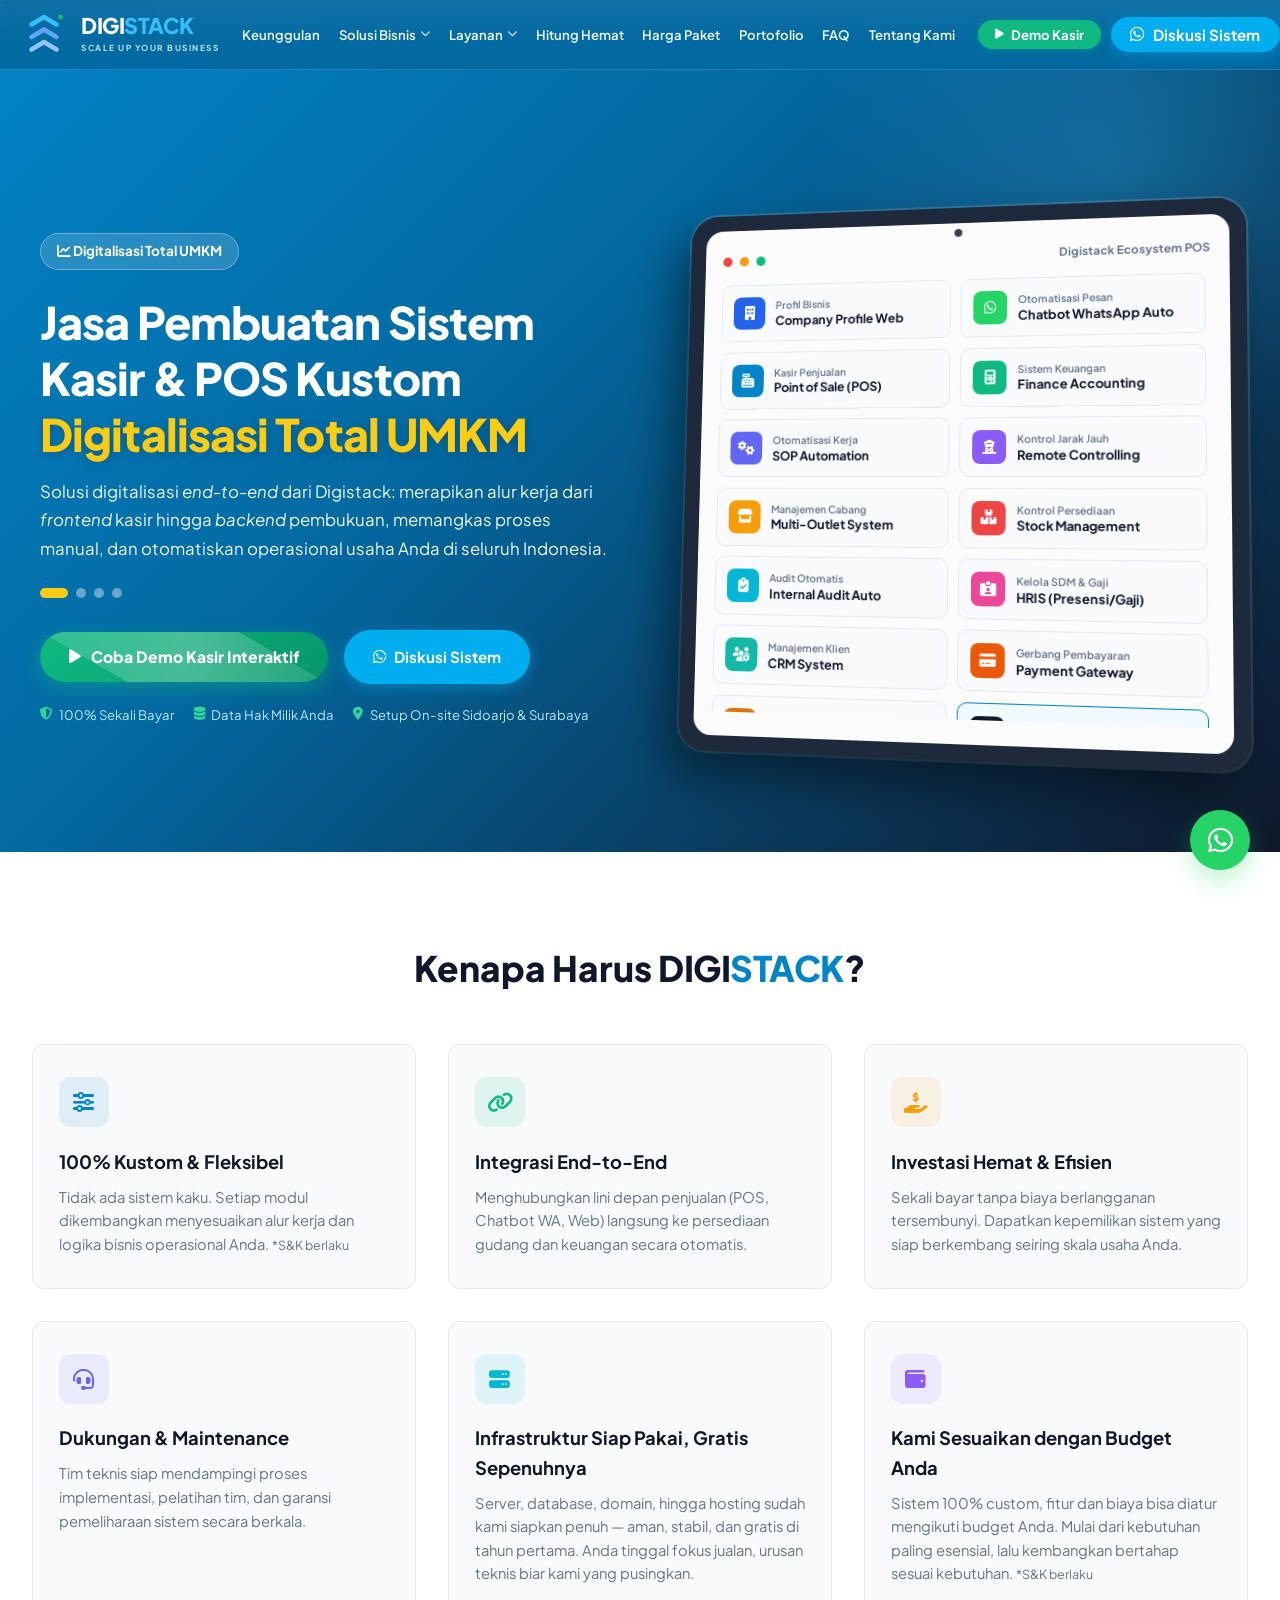
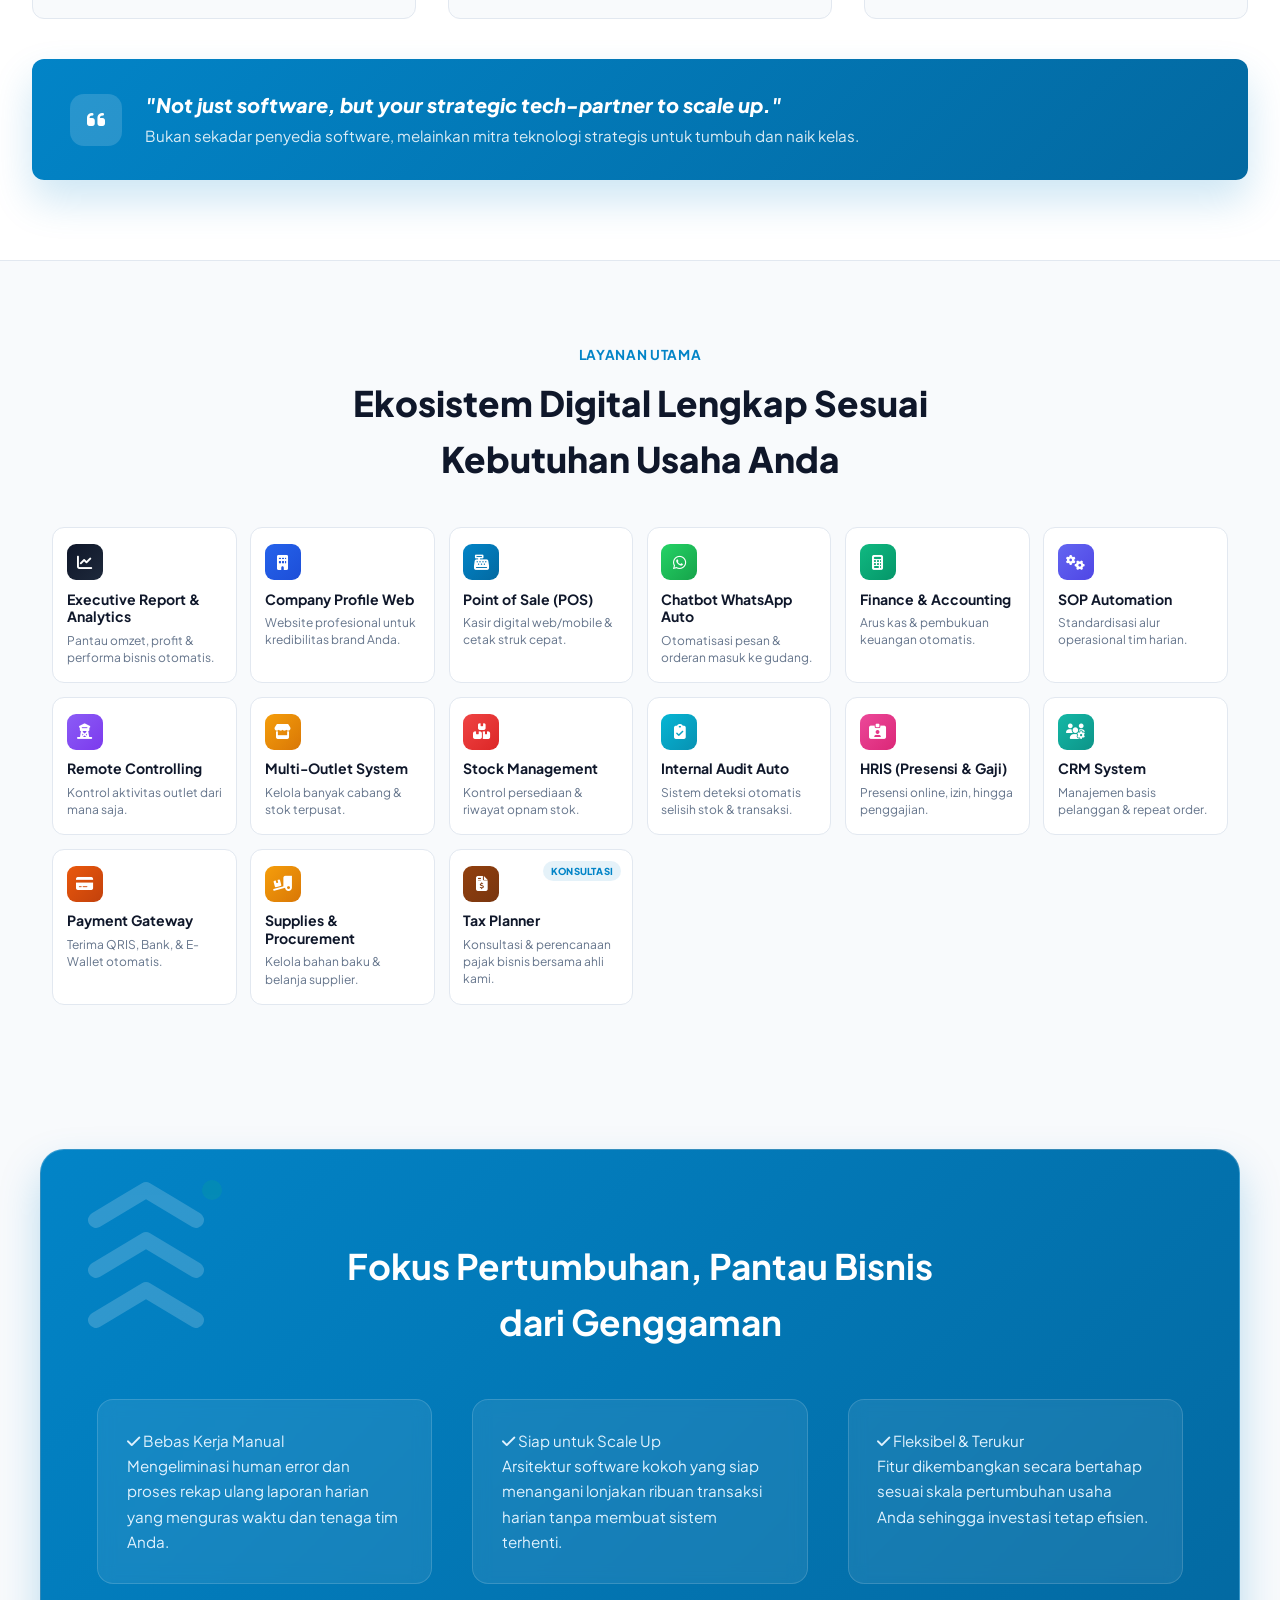
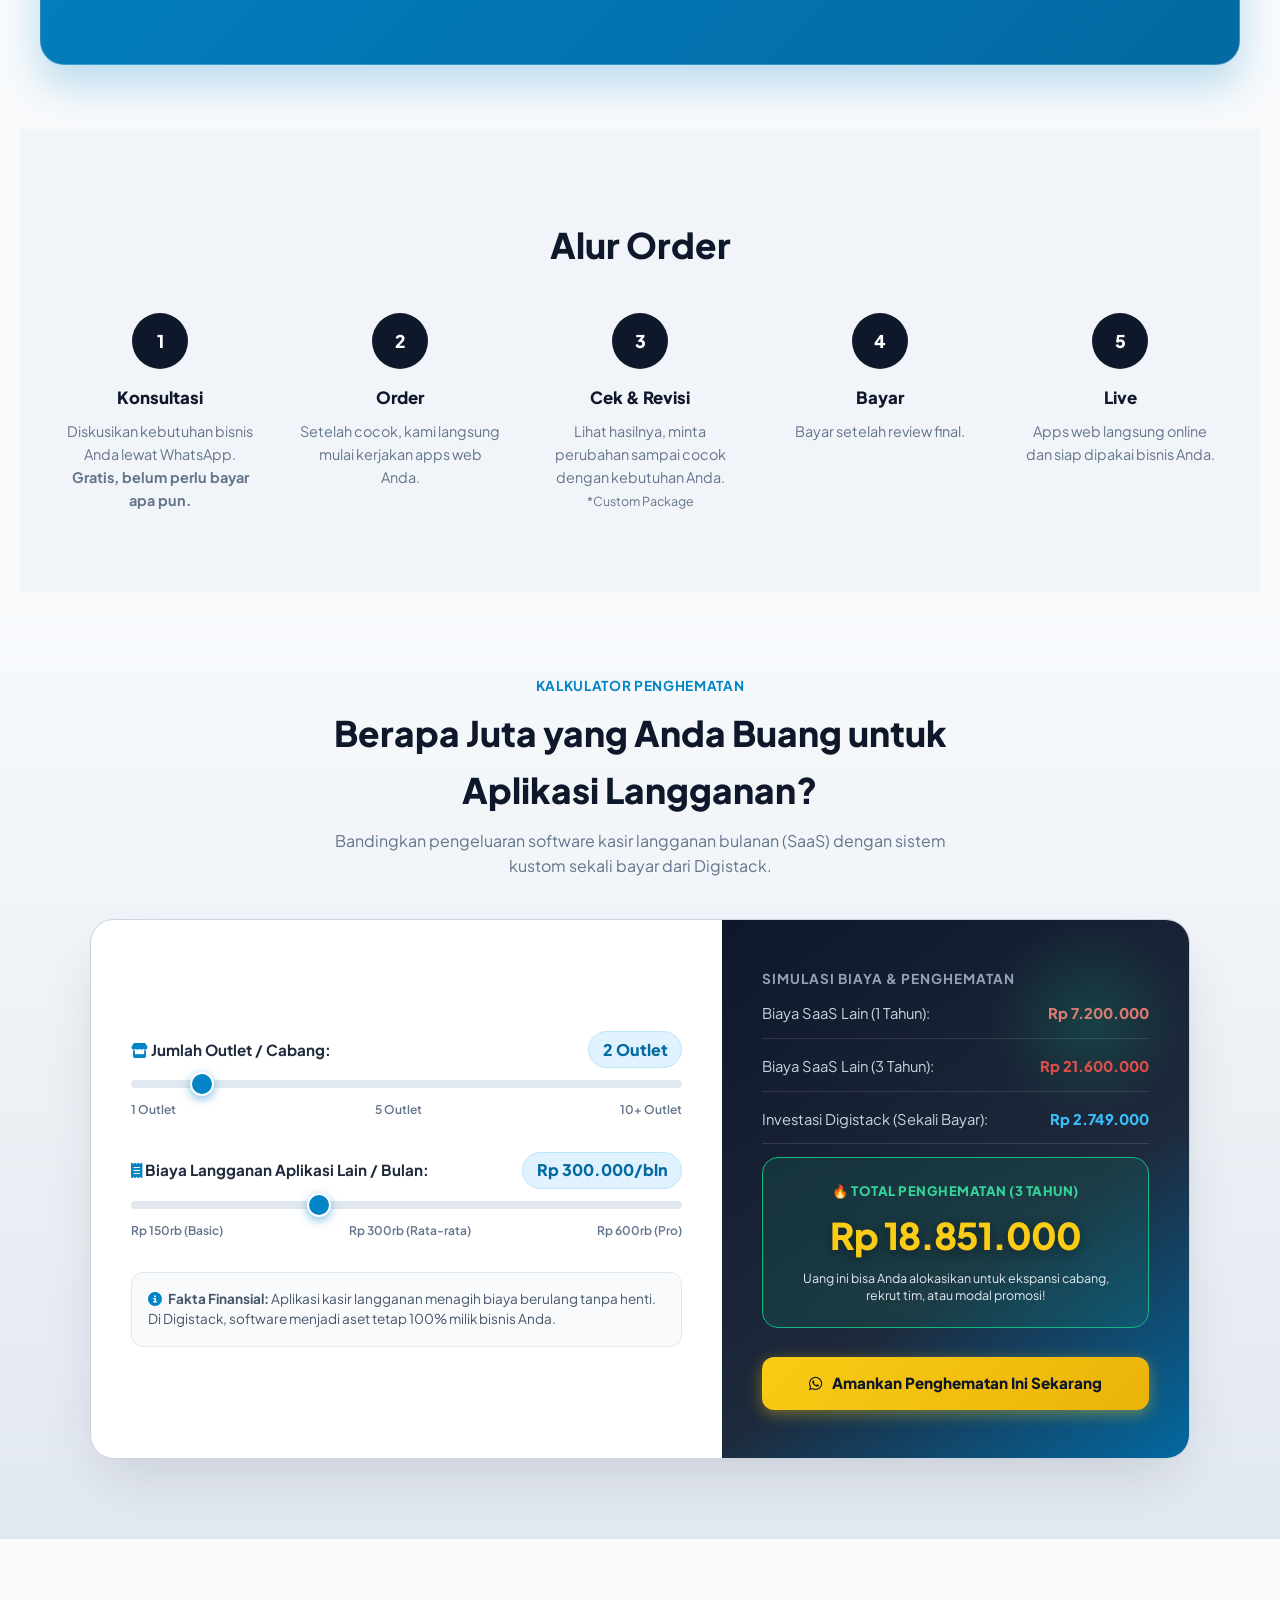
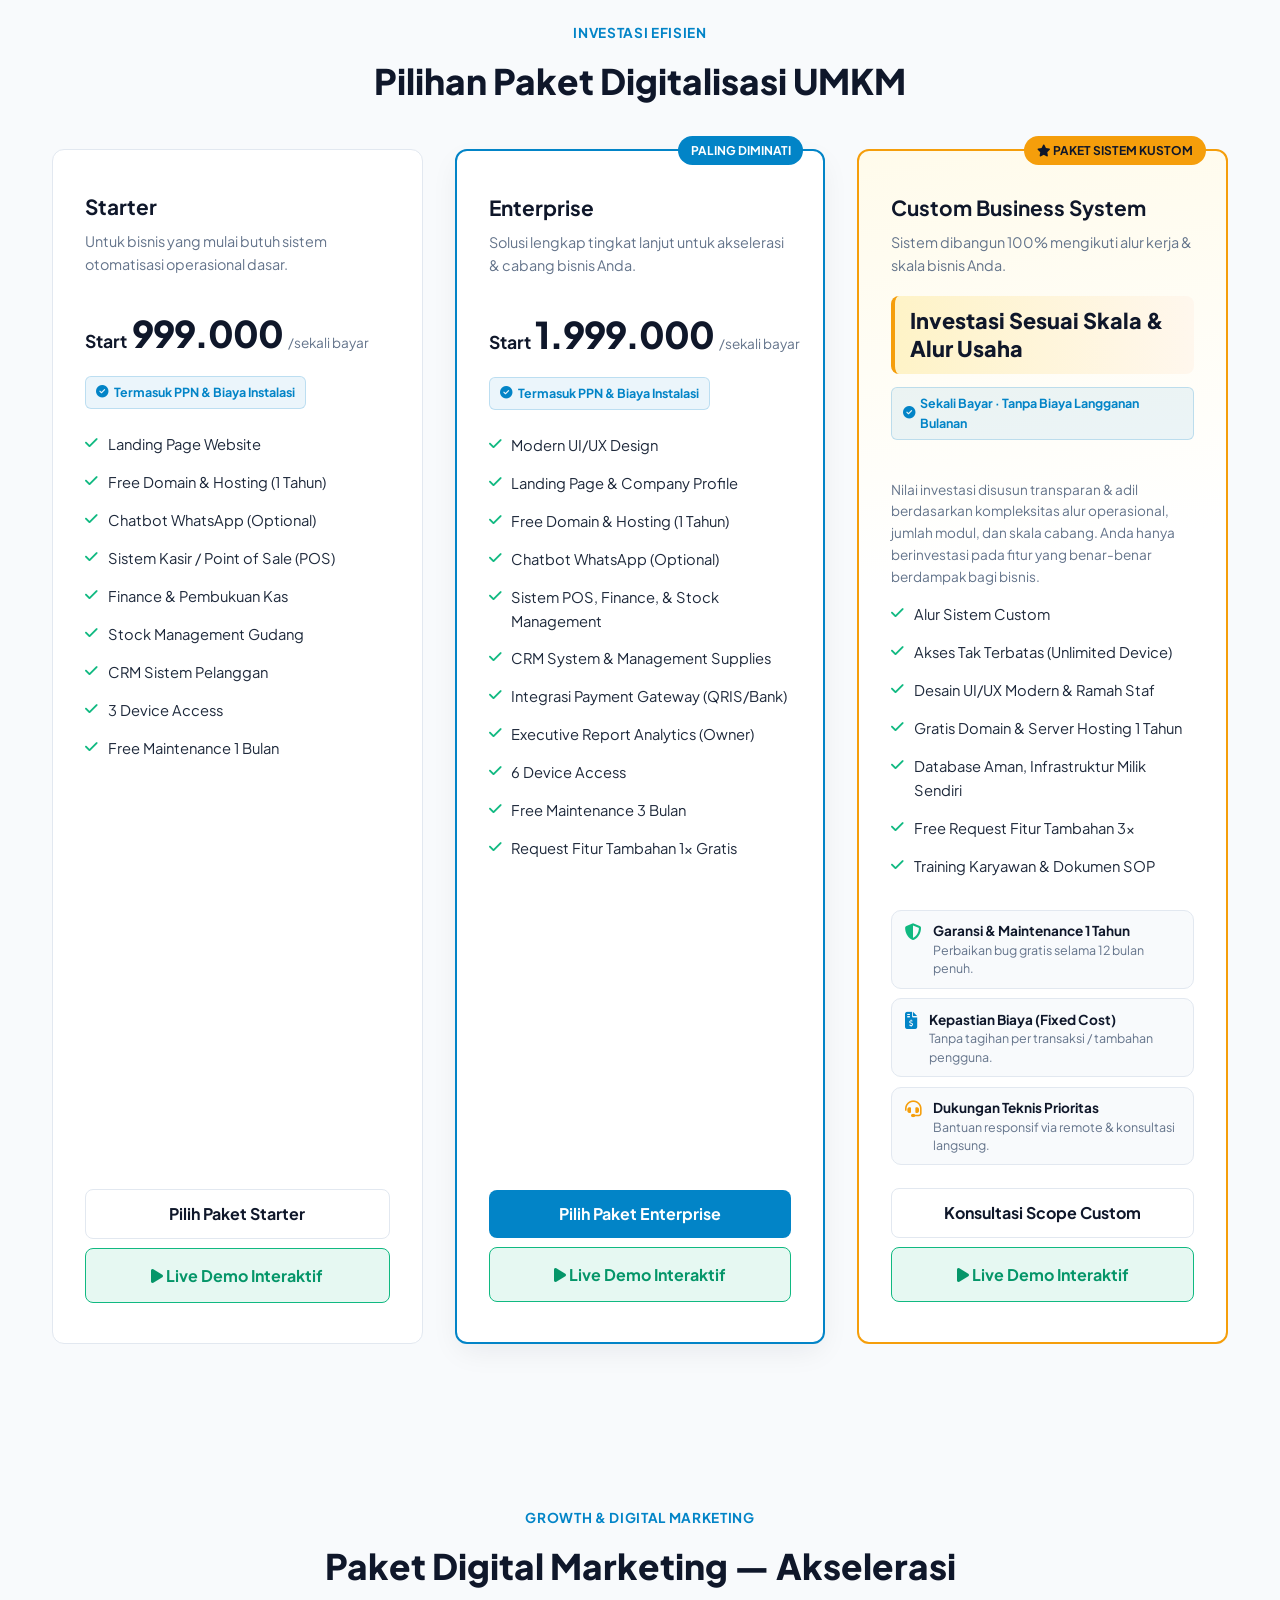
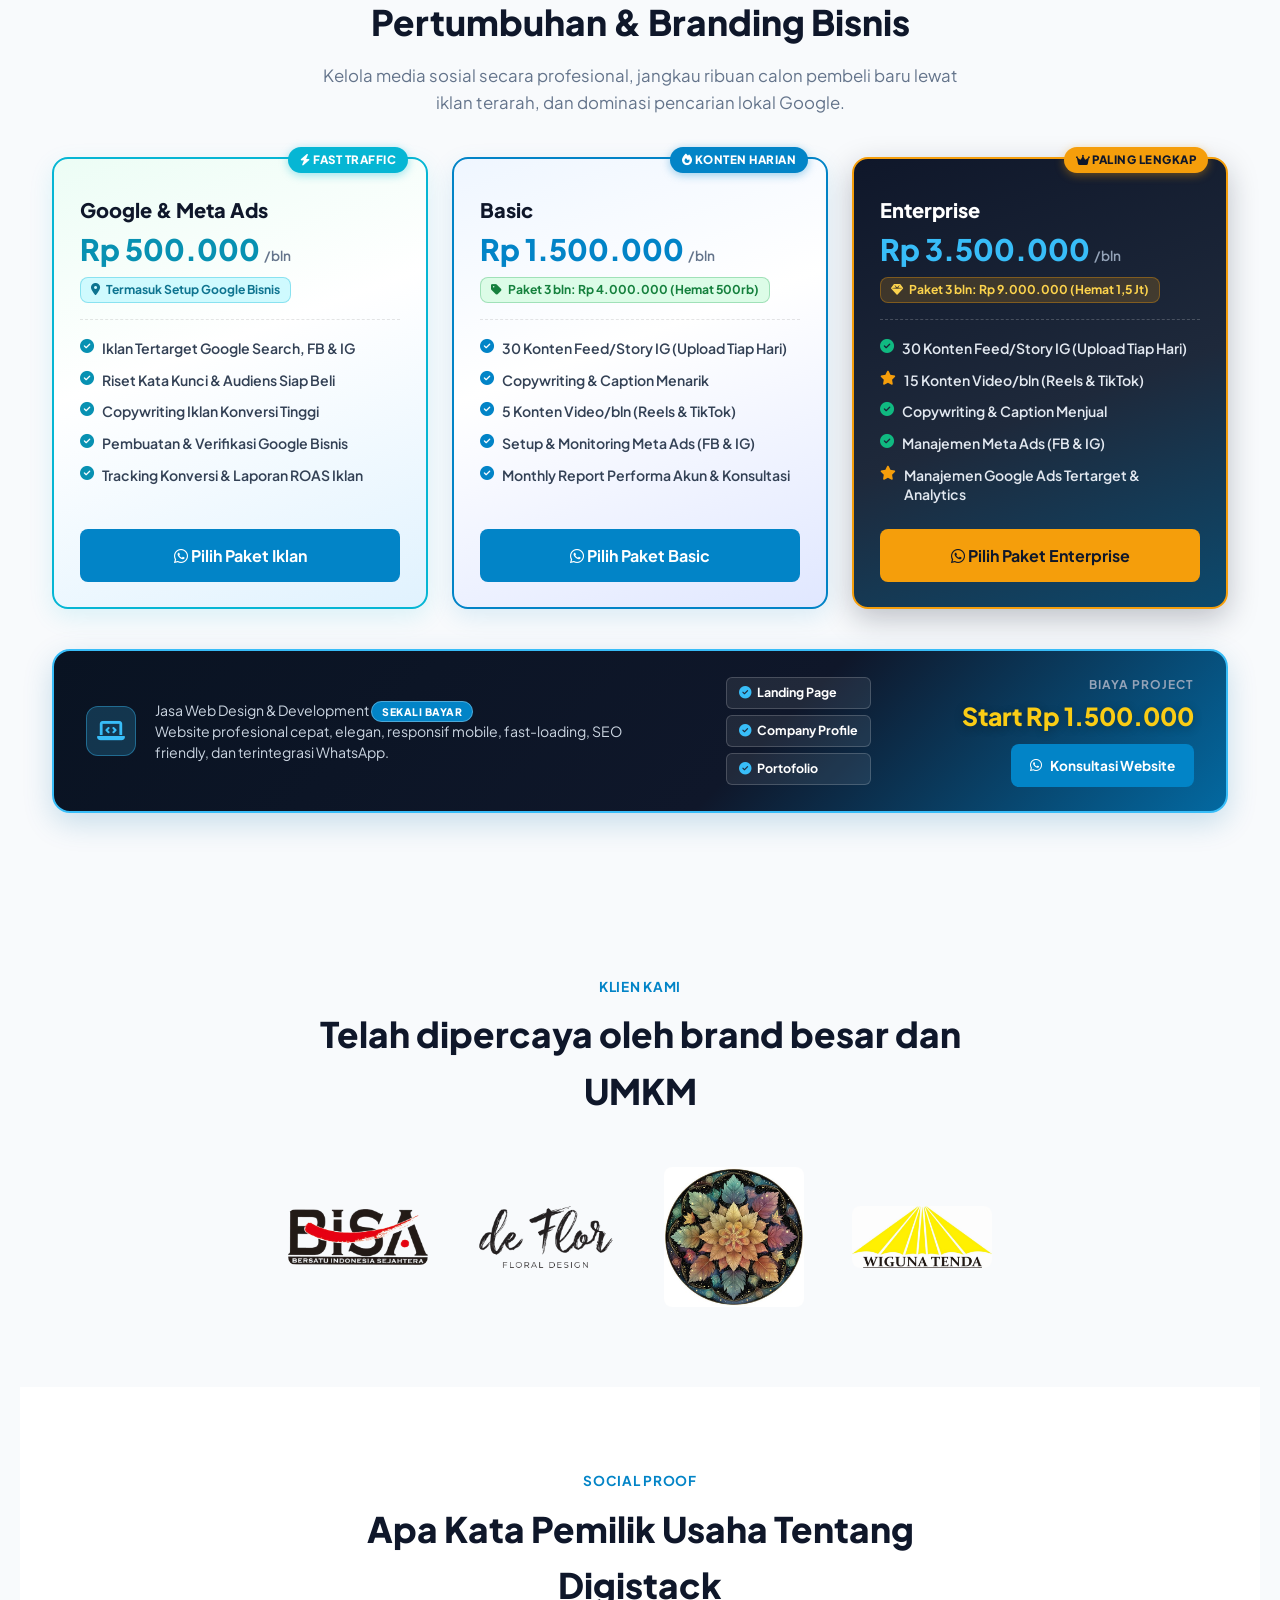
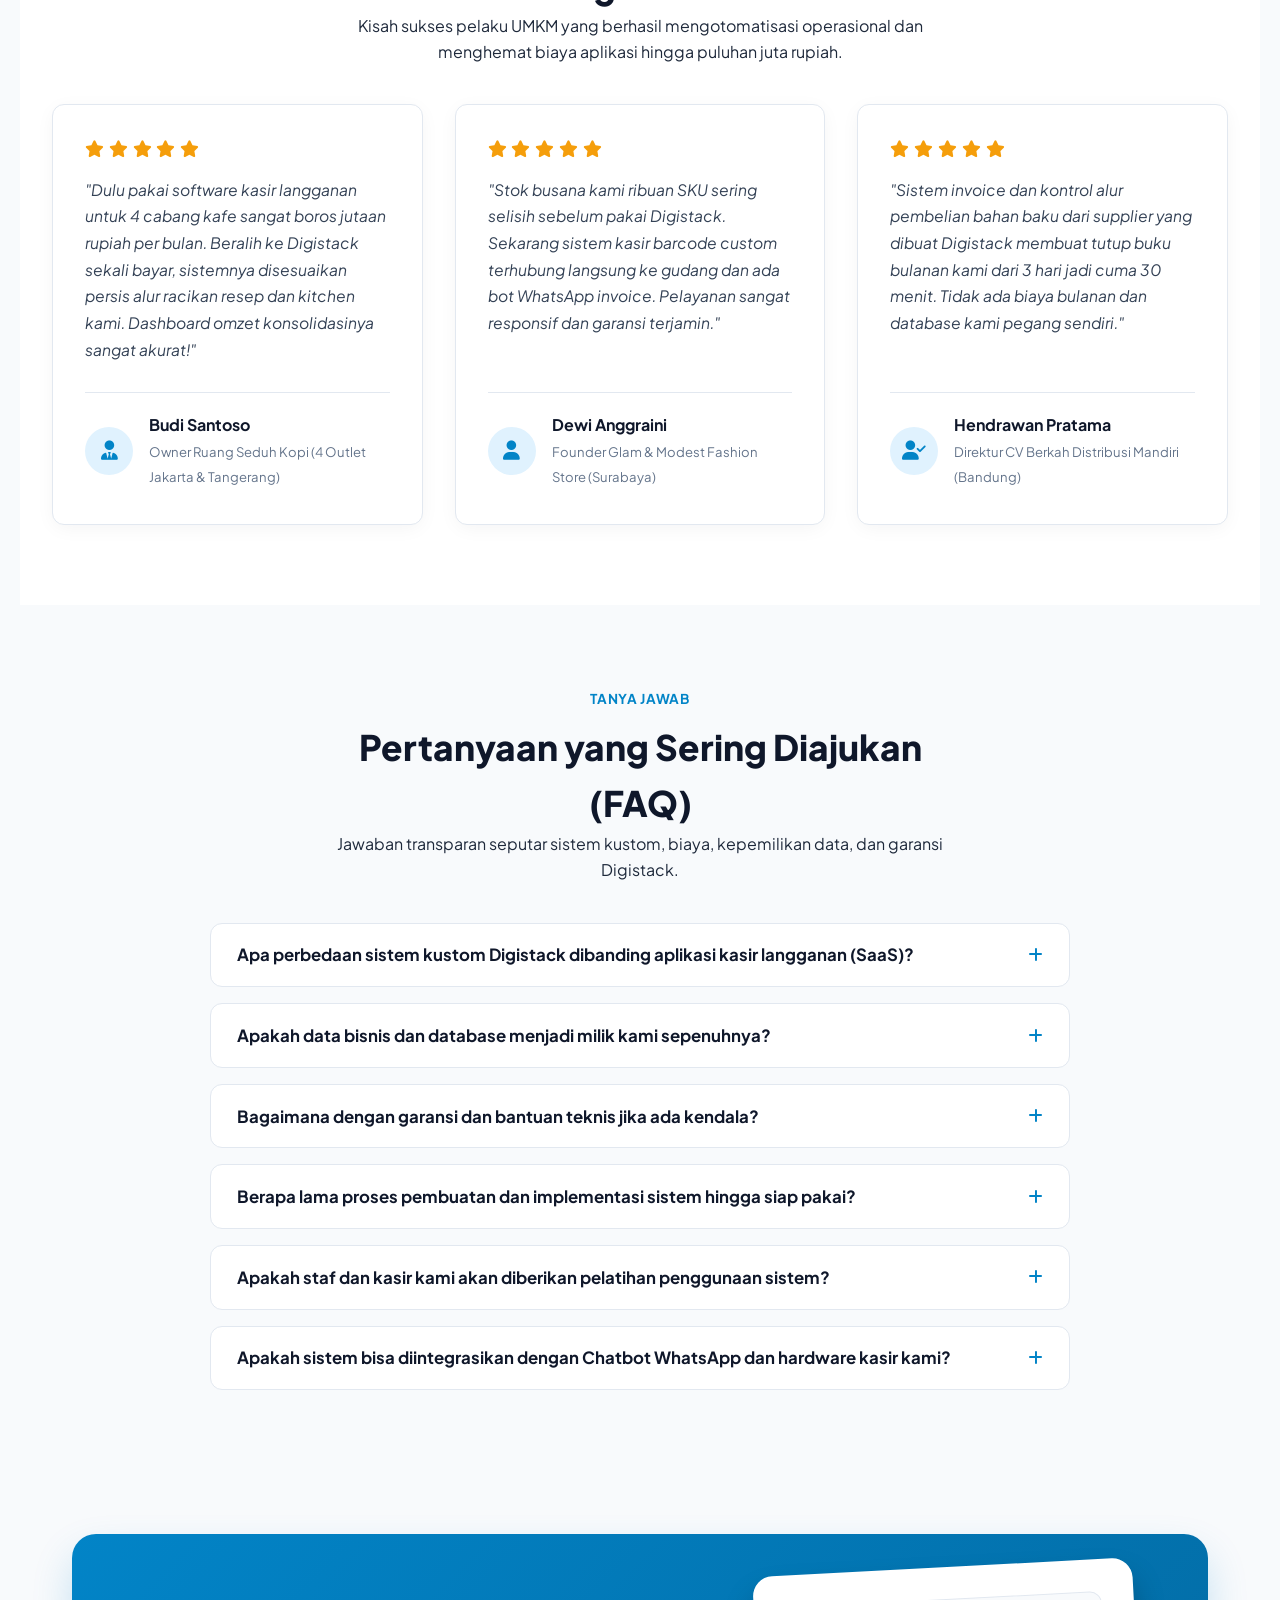
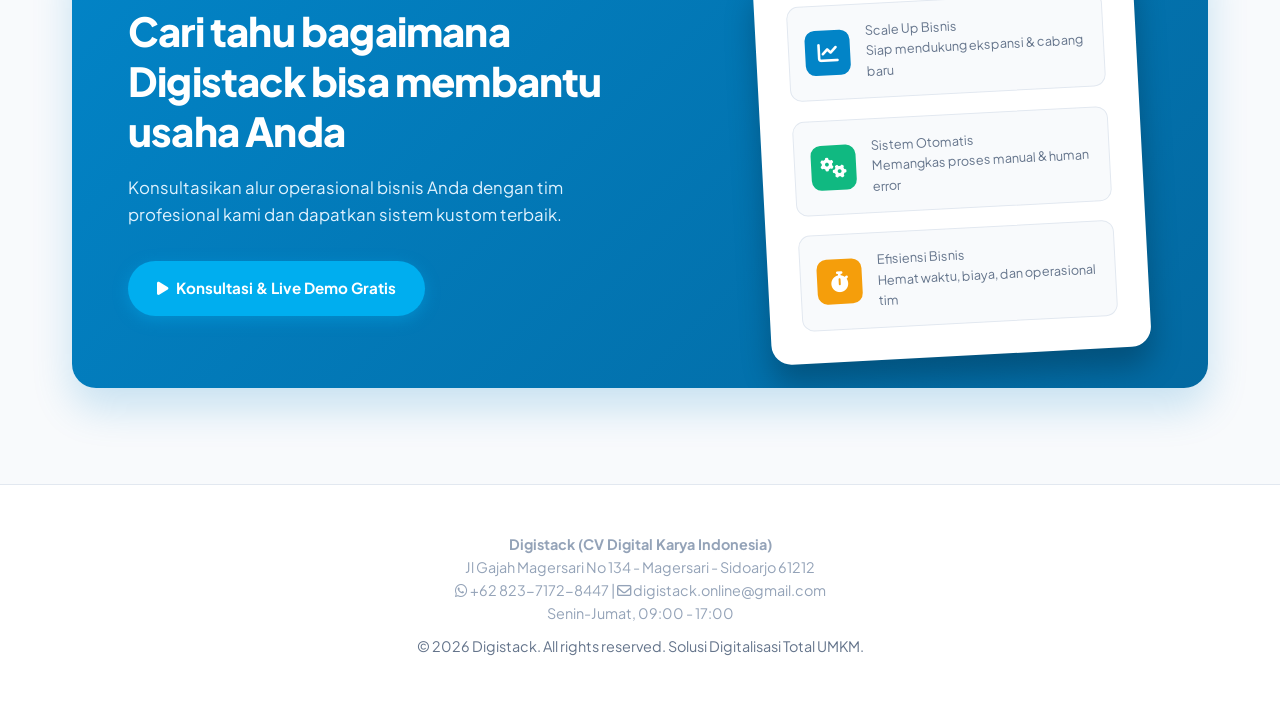
<file: index.html>
<!DOCTYPE html>

<html lang="id">
<head>
<meta charset="utf-8"/>
<meta content="width=device-width, initial-scale=1.0" name="viewport"/>
<title>Jasa Pembuatan Sistem Kasir &amp; POS Kustom UMKM | Digistack</title>
<!-- SEO & Social Meta (Standar PRD SEO Maksimal) -->
<meta content="Jasa pembuatan sistem kasir &amp; POS kustom untuk UMKM. Sekali bayar tanpa langganan, data 100% milik Anda, gratis domain &amp; hosting 1 tahun. Konsultasi gratis." name="description"/>
<meta content="Digistack" name="author"/>
<meta content="index, follow, max-image-preview:large, max-snippet:-1, max-video-preview:-1" name="robots"/>
<link href="https://digistack.site/" rel="canonical"/>
<!-- Open Graph (Social Sharing) -->
<meta content="website" property="og:type"/>
<meta content="Digistack" property="og:site_name"/>
<meta content="Jasa Pembuatan Sistem Kasir &amp; POS Kustom UMKM | Digistack" property="og:title"/>
<meta content="Jasa pembuatan sistem kasir &amp; POS kustom untuk UMKM. Sekali bayar tanpa langganan, data 100% milik Anda, gratis domain &amp; hosting 1 tahun. Konsultasi gratis." property="og:description"/>
<meta content="https://digistack.site/" property="og:url"/>
<meta content="https://digistack.site/assets/portfolio/cafepos-pos.png" property="og:image"/>
<meta content="id_ID" property="og:locale"/>
<!-- Twitter Card -->
<meta content="summary_large_image" name="twitter:card"/>
<meta content="Jasa Pembuatan Sistem Kasir &amp; POS Kustom UMKM | Digistack" name="twitter:title"/>
<meta content="Jasa pembuatan sistem kasir &amp; POS kustom untuk UMKM. Sekali bayar tanpa langganan, data 100% milik Anda, gratis domain &amp; hosting 1 tahun. Konsultasi gratis." name="twitter:description"/>
<meta content="https://digistack.site/assets/portfolio/cafepos-pos.png" name="twitter:image"/>
<link href="data:image/svg+xml,%3Csvg xmlns='http://www.w3.org/2000/svg' viewBox='0 0 90 90'%3E%3Cpath d='M15 25 L40 10 L65 25' stroke='%230284c7' stroke-width='9' fill='none' stroke-linecap='round' stroke-linejoin='round'/%3E%3Cpath d='M15 50 L40 35 L65 50' stroke='%230284c7' stroke-width='9' fill='none' stroke-linecap='round' stroke-linejoin='round'/%3E%3Cpath d='M15 75 L40 60 L65 75' stroke='%230284c7' stroke-width='9' fill='none' stroke-linecap='round' stroke-linejoin='round'/%3E%3C/svg%3E" rel="icon" type="image/svg+xml"/>
<!-- Google Fonts & Font Awesome Icons -->
<link href="https://fonts.googleapis.com" rel="preconnect"/>
<link crossorigin="" href="https://fonts.gstatic.com" rel="preconnect"/>
<link href="https://fonts.googleapis.com/css2?family=Plus+Jakarta+Sans:wght@400;500;600;700;800&amp;display=swap" rel="stylesheet"/>
<link href="https://cdnjs.cloudflare.com/ajax/libs/font-awesome/6.4.0/css/all.min.css" rel="stylesheet"/>
<!-- STRUCTURED DATA: SCHEMA.ORG JSON-LD (@graph) -->
<script type="application/ld+json">{
  "@context": "https://schema.org",
  "@graph": [
    {
      "@type": "LocalBusiness",
      "@id": "https://digistack.site/#organization",
      "name": "Digistack",
      "alternateName": "Digistack Indonesia - Digitalisasi Total & Sistem Kustom UMKM",
      "url": "https://digistack.site/",
      "logo": "https://digistack.site/assets/portfolio/cafepos-login.png",
      "image": "https://digistack.site/assets/portfolio/cafepos-pos.png",
      "description": "Digistack adalah penyedia solusi digitalisasi total & sistem kustom sekali bayar untuk UMKM: POS kasir, WhatsApp bot, manajemen stok, dan laporan multi-cabang tanpa biaya langganan bulanan.",
      "telephone": "+6282371728447",
      "email": "digistack.online@gmail.com",
      "priceRange": "$$",
      "address": {
        "@type": "PostalAddress",
        "streetAddress": "Jl Gajah Magersari No 134",
        "addressLocality": "Magersari, Sidoarjo",
        "addressRegion": "Jawa Timur",
        "postalCode": "61212",
        "addressCountry": "ID"
      },
      "areaServed": [
        "Indonesia",
        "Jakarta",
        "Bogor",
        "Depok",
        "Tangerang",
        "Bekasi",
        "Surabaya",
        "Bandung",
        "Semarang",
        "Yogyakarta",
        "Medan",
        "Bali"
      ],
      "openingHoursSpecification": [
        {
          "@type": "OpeningHoursSpecification",
          "dayOfWeek": [
            "Monday",
            "Tuesday",
            "Wednesday",
            "Thursday",
            "Friday"
          ],
          "opens": "09:00",
          "closes": "17:00"
        }
      ]
    },
    {
      "@type": "OfferCatalog",
      "@id": "https://digistack.site/#catalog",
      "name": "Katalog Solusi Sistem Digitalisasi UMKM Digistack",
      "itemListElement": [
        {
          "@type": "Offer",
          "itemOffered": {
            "@type": "Service",
            "name": "Sistem POS Kasir F&B & Resto",
            "description": "Sistem kasir khusus cafe dan restoran dengan manajemen meja, resep bahan baku, printer thermal kitchen & bar, dan laporan laba rugi."
          }
        },
        {
          "@type": "Offer",
          "itemOffered": {
            "@type": "Service",
            "name": "Sistem POS Retail & Fashion",
            "description": "Aplikasi kasir barcode untuk toko pakaian dan retail dengan manajemen multi-SKU, stok real-time, dan kartu stok otomatis."
          }
        },
        {
          "@type": "Offer",
          "itemOffered": {
            "@type": "Service",
            "name": "Otomatisasi WhatsApp Gateway & Bot",
            "description": "Integrasi kirim invoice, notifikasi pesanan, dan customer service otomatis langsung melalui nomor WhatsApp resmi bisnis Anda."
          }
        },
        {
          "@type": "Offer",
          "itemOffered": {
            "@type": "Service",
            "name": "Sistem Finance & Rekap Omzet Multi-Cabang",
            "description": "Dashboard konsolidasi omzet, monitoring arus kas harian, dan pembukuan terpusat untuk bisnis dengan banyak cabang."
          }
        }
      ]
    },
    {
      "@type": "FAQPage",
      "@id": "https://digistack.site/#faq",
      "mainEntity": [
        {
          "@type": "Question",
          "name": "Apa perbedaan sistem kustom Digistack dibanding aplikasi kasir langganan (SaaS)?",
          "acceptedAnswer": {
            "@type": "Answer",
            "text": "Aplikasi kasir langganan menuntut biaya bulanan per cabang secara terus-menerus dan fiturnya kaku (tidak bisa diubah). Di Digistack, Anda membayar satu kali (one-time payment), software menjadi hak milik penuh Anda, tanpa biaya langganan bulanan, dan alur fitur dibangun 100% mengikuti kebutuhan spesifik bisnis Anda."
          }
        },
        {
          "@type": "Question",
          "name": "Apakah data bisnis dan database menjadi milik kami sepenuhnya?",
          "acceptedAnswer": {
            "@type": "Answer",
            "text": "Ya, 100% data transaksi, data pelanggan, dan database adalah hak milik Anda. Server dan database diatur terisolasi untuk bisnis Anda sendiri sehingga privasi dan keamanan finansial usaha Anda terjamin aman tanpa ada risiko data dibagikan ke pihak ketiga."
          }
        },
        {
          "@type": "Question",
          "name": "Bagaimana dengan garansi dan bantuan teknis jika ada kendala?",
          "acceptedAnswer": {
            "@type": "Answer",
            "text": "Setiap paket sudah mencakup garansi perbaikan bug dan pendampingan teknis gratis selama 3 bulan pertama. Tim support kami siap membantu operasional harian Anda via WhatsApp prioritas dan remote support."
          }
        },
        {
          "@type": "Question",
          "name": "Berapa lama proses pembuatan dan implementasi sistem hingga siap pakai?",
          "acceptedAnswer": {
            "@type": "Answer",
            "text": "Waktu pengerjaan berkisar antara 7 hingga 21 hari kerja, tergantung kompleksitas modul dan alur operasional yang Anda ajukan. Sebelum serah terima final, kami lakukan sesi review langsung serta simulasi transaksi uji coba."
          }
        },
        {
          "@type": "Question",
          "name": "Apakah staf dan kasir kami akan diberikan pelatihan penggunaan sistem?",
          "acceptedAnswer": {
            "@type": "Answer",
            "text": "Tentu saja. Kami menyediakan sesi pelatihan daring (online training) untuk kasir, manajer, hingga owner, disertai panduan video tutorial dan dokumen SOP digital yang mudah dipelajari karyawan baru."
          }
        },
        {
          "@type": "Question",
          "name": "Apakah sistem bisa diintegrasikan dengan Chatbot WhatsApp dan hardware kasir kami?",
          "acceptedAnswer": {
            "@type": "Answer",
            "text": "Sangat bisa. Sistem Digistack kompatibel dengan printer kasir thermal (Bluetooth/USB), scanner barcode, cash drawer, tablet Android/iPad, serta terintegrasi langsung dengan WhatsApp Gateway untuk auto-kirim struk/invoice ke nomor pelanggan."
          }
        }
      ]
    }
  ]
}</script>
<style>
        /* ==========================================================================
           RESET & VARIABLE STYLES
           ========================================================================== */
        :root {
            --primary: #0284c7;          /* Moka Blue */
            --primary-dark: #0369a1;
            --secondary: #0f172a;        /* Deep Slate Navy */
            --accent: #10b981;           /* Emerald Green */
            --bg-light: #f8fafc;
            --surface: #ffffff;
            --text-main: #1e293b;
            --text-muted: #64748b;
            --border-color: #e2e8f0;
            --radius: 12px;
            --shadow: 0 10px 30px -5px rgba(15, 23, 42, 0.08);
            --transition: all 0.3s ease;
        }

        * {
            margin: 0;
            padding: 0;
            box-sizing: border-box;
            font-family: 'Plus Jakarta Sans', sans-serif;
            scroll-behavior: smooth;
        }

        html, body {
            max-width: 100%;
            overflow-x: hidden;
        }

        body {
            background-color: var(--bg-light);
            color: var(--text-main);
            line-height: 1.6;
            -webkit-font-smoothing: antialiased;
        }

        a {
            text-decoration: none;
            color: inherit;
        }

        /* ==========================================================================
           NAVBAR (BLUE THEME + ADDONS DROPDOWN MENU)
           ========================================================================== */
        header {
            position: fixed;
            top: 0;
            left: 0;
            width: 100%;
            background: rgba(3, 105, 161, 0.95);
            backdrop-filter: blur(12px);
            border-bottom: 1px solid rgba(255, 255, 255, 0.15);
            z-index: 1000;
        }

        .nav-container {
            max-width: 1400px;
            width: 100%;
            margin: 0 auto;
            padding: 0.75rem 1.5rem;
            display: flex;
            justify-content: space-between;
            align-items: center;
            gap: 1.25rem;
            box-sizing: border-box;
        }

        .brand-logo {
            display: flex;
            align-items: center;
            gap: 0.75rem;
            text-decoration: none;
            flex-shrink: 0;
        }

        .brand-text {
            display: flex;
            flex-direction: column;
            justify-content: center;
        }

        .brand-title {
            font-weight: 800;
            font-size: 1.35rem;
            color: #ffffff;
            letter-spacing: -0.5px;
            line-height: 1.1;
        }

        .brand-title span {
            color: #38bdf8;
        }

        .brand-tagline {
            font-weight: 700;
            font-size: 0.52rem;
            color: #bae6fd;
            letter-spacing: 1.5px;
            margin-top: 3px;
        }

        .nav-links {
            display: flex;
            gap: clamp(0.55rem, 0.95vw, 1.15rem);
            align-items: center;
            list-style: none;
            margin: 0;
            padding: 0;
        }

        .nav-links li {
            position: relative;
            flex-shrink: 0;
        }

        /* HAMBURGER TOGGLE (MOBILE ONLY) */
        .nav-toggle {
            display: none;
            background: none;
            border: none;
            color: #ffffff;
            font-size: 1.4rem;
            cursor: pointer;
            padding: 0.4rem;
            flex-shrink: 0;
        }

        .nav-links a {
            font-weight: 600;
            font-size: clamp(0.82rem, 0.86vw, 0.89rem);
            color: #f0f9ff;
            transition: var(--transition);
            display: inline-flex;
            align-items: center;
            gap: 0.28rem;
            padding: 0.45rem 0.2rem;
            white-space: nowrap;
            line-height: 1.2;
        }

        .nav-links a:hover {
            color: #38bdf8;
        }

        .nav-arrow {
            font-size: 0.65rem;
            opacity: 0.8;
            transition: transform 0.25s ease;
        }

        .nav-links li:hover .nav-arrow {
            transform: rotate(180deg);
        }

        /* CLUSTER TOMBOL AKSI SEBELAH KANAN */
        .nav-actions {
            display: flex;
            align-items: center;
            gap: 0.65rem;
            flex-shrink: 0;
        }

        .btn-nav-demo {
            background: #10b981;
            color: #ffffff;
            font-family: inherit;
            font-size: 0.82rem;
            font-weight: 700;
            padding: 0.52rem 1.05rem;
            border-radius: 50px;
            border: none;
            cursor: pointer;
            display: inline-flex;
            align-items: center;
            gap: 0.45rem;
            white-space: nowrap;
            box-shadow: 0 2px 8px rgba(16, 185, 129, 0.35);
            transition: all 0.25s ease;
            line-height: 1;
        }

        .btn-nav-demo:hover {
            background: #059669;
            transform: translateY(-1px);
            box-shadow: 0 4px 14px rgba(16, 185, 129, 0.45);
        }

        .btn-nav-demo i {
            font-size: 0.72rem;
        }

        .nav-cta {
            padding: 0.55rem 1.2rem !important;
            font-size: 0.86rem;
            font-weight: 700;
            white-space: nowrap !important;
            flex-shrink: 0;
            display: inline-flex;
            align-items: center;
            justify-content: center;
            gap: 0.45rem;
            border-radius: 50px;
            line-height: 1;
        }

        .nav-cta i {
            font-size: 1.05rem;
            line-height: 1;
        }

        .nav-cta-label {
            white-space: nowrap;
            line-height: 1;
        }

        .mobile-nav-demo-item {
            display: none;
        }

        /* STYLES DROPDOWN MENU ADDONS */
        .dropdown-menu {
            position: absolute;
            top: 100%;
            left: 0;
            background: #ffffff;
            min-width: 240px;
            border-radius: 12px;
            box-shadow: 0 15px 35px rgba(0,0,0,0.2);
            padding: 0.6rem 0;
            opacity: 0;
            visibility: hidden;
            transform: translateY(10px);
            transition: all 0.3s ease;
            list-style: none;
            border: 1px solid #e2e8f0;
            z-index: 1100;
        }

        .nav-links li:hover .dropdown-menu {
            opacity: 1;
            visibility: visible;
            transform: translateY(0);
        }

        .dropdown-menu li a {
            color: var(--text-main);
            padding: 0.65rem 1.2rem;
            font-size: 0.88rem;
            font-weight: 600;
            display: flex;
            align-items: center;
            gap: 0.75rem;
            transition: var(--transition);
        }

        .dropdown-menu li a i {
            color: var(--primary);
            width: 20px;
            text-align: center;
            font-size: 0.95rem;
        }

        .dropdown-menu li a:hover {
            background: #f0f9ff;
            color: var(--primary);
        }

        /* ==========================================================================
           HERO BANNER (FULL BLUE GRADIENT) & AUTO-SWITCH SLIDER STYLES
           ========================================================================== */
        .hero-banner {
            position: relative;
            padding: 11rem 2rem 6rem;
            background: linear-gradient(135deg, #0284c7 0%, #0369a1 40%, #0f172a 100%);
            color: white;
            overflow: hidden;
        }

        .hero-banner::before {
            content: "";
            position: absolute;
            top: -20%;
            right: -10%;
            width: 600px;
            height: 600px;
            background: radial-gradient(circle, rgba(56, 189, 248, 0.25) 0%, rgba(2, 132, 199, 0) 70%);
            border-radius: 50%;
            z-index: 0;
        }

        .hero-container {
            position: relative;
            z-index: 1;
            max-width: 1200px;
            margin: 0 auto;
            display: grid;
            grid-template-columns: 1fr 1fr;
            gap: 4rem;
            align-items: center;
        }

        .hero-tag {
            display: inline-block;
            padding: 0.4rem 1rem;
            background-color: rgba(255, 255, 255, 0.15);
            border: 1px solid rgba(255, 255, 255, 0.3);
            color: #ffffff;
            font-weight: 700;
            font-size: 0.85rem;
            border-radius: 50px;
            margin-bottom: 1.5rem;
        }

        /* CONTAINER SLIDER HERO TEXT */
        .hero-slider-wrapper {
            position: relative;
            min-height: 250px;
            margin-bottom: 1.5rem;
            transition: height 0.4s ease;
        }

        .hero-slide {
            position: absolute;
            top: 0;
            left: 0;
            width: 100%;
            opacity: 0;
            visibility: hidden;
            transition: opacity 0.6s ease-in-out, transform 0.6s ease-in-out;
            transform: translateY(15px);
        }

        .hero-slide.active {
            opacity: 1;
            visibility: visible;
            transform: translateY(0);
        }

        .hero-title {
            font-size: 2.8rem;
            line-height: 1.25;
            font-weight: 800;
            color: #ffffff;
            margin-bottom: 1rem;
            letter-spacing: -0.02em;
        }

        .hero-title span {
            color: #facc15;
            text-shadow: 0 2px 10px rgba(0, 0, 0, 0.2);
        }

        .hero-desc {
            font-size: 1.05rem;
            color: #f0f9ff;
            line-height: 1.7;
        }

        /* BULLET DOTS INDICATOR */
        .hero-dots {
            display: flex;
            gap: 0.5rem;
            margin-bottom: 2rem;
            align-items: center;
        }

        .dot-indicator {
            width: 10px;
            height: 10px;
            border-radius: 50%;
            background: rgba(255, 255, 255, 0.4);
            border: none;
            cursor: pointer;
            transition: var(--transition);
        }

        .dot-indicator.active {
            width: 28px;
            border-radius: 6px;
            background: #facc15;
        }

        .hero-actions {
            display: flex;
            gap: 1.2rem;
            align-items: center;
            flex-wrap: wrap;
        }

        .btn-cyan {
            background-color: #00aeef;
            color: #ffffff;
            padding: 0.95rem 1.8rem;
            border-radius: 50px;
            font-weight: 700;
            font-size: 0.95rem;
            box-shadow: 0 4px 15px rgba(0, 174, 239, 0.4);
            transition: all 0.3s ease;
            border: none;
            display: inline-flex;
            align-items: center;
            justify-content: center;
            gap: 0.5rem;
            white-space: nowrap;
            flex-shrink: 0;
        }

        .btn-cyan:hover {
            background-color: #0093c9;
            transform: translateY(-2px);
            box-shadow: 0 6px 20px rgba(0, 174, 239, 0.6);
        }

        .btn-demo-pill {
            background: rgba(16, 185, 129, 0.2);
            border: 1.5px solid #10b981;
            color: #ffffff;
            padding: 0.95rem 1.8rem;
            border-radius: 50px;
            font-weight: 700;
            font-size: 0.95rem;
            transition: all 0.3s ease;
            display: inline-flex;
            align-items: center;
            gap: 0.5rem;
        }

        .btn-demo-pill:hover {
            background-color: #10b981;
            transform: translateY(-2px);
            box-shadow: 0 4px 15px rgba(16, 185, 129, 0.4);
        }

        /* BG TABLET POS MOCKUP FRAME */
        .hero-visual {
            position: relative;
            perspective: 1000px;
        }

        .tablet-pos-frame {
            background: #1e293b;
            border-radius: 28px;
            padding: 16px;
            box-shadow: -15px 25px 50px rgba(0, 0, 0, 0.45), 0 0 0 2px rgba(255, 255, 255, 0.15);
            transform: rotateY(-8deg) rotateX(4deg);
            transition: var(--transition);
            position: relative;
        }

        .tablet-pos-frame:hover {
            transform: rotateY(0deg) rotateX(0deg);
        }

        .tablet-camera {
            width: 8px;
            height: 8px;
            background: #334155;
            border-radius: 50%;
            position: absolute;
            top: 22px;
            left: 50%;
            transform: translateX(-50%);
            z-index: 10;
        }

        .mockup-card {
            background: rgba(255, 255, 255, 0.98);
            border-radius: 18px;
            padding: 1.5rem 1.2rem;
            color: var(--text-main);
            overflow: hidden;
        }

        .mockup-header {
            display: flex;
            gap: 0.5rem;
            margin-bottom: 1rem;
            align-items: center;
        }

        .dot { width: 10px; height: 10px; border-radius: 50%; }
        .dot-red { background: #ef4444; }
        .dot-yellow { background: #f59e0b; }
        .dot-green { background: #10b981; }

        .mockup-content-grid {
            display: grid;
            grid-template-columns: repeat(2, 1fr);
            gap: 0.65rem;
            max-height: 440px;
            overflow-y: auto;
            padding-right: 4px;
        }

        .mockup-content-grid::-webkit-scrollbar { width: 4px; }
        .mockup-content-grid::-webkit-scrollbar-thumb { background: #cbd5e1; border-radius: 4px; }

        .stat-box {
            background: var(--bg-light);
            padding: 0.75rem;
            border-radius: 10px;
            display: flex;
            align-items: center;
            gap: 0.65rem;
            border: 1px solid var(--border-color);
            transition: var(--transition);
        }

        .stat-box:hover {
            background: #ffffff;
            border-color: var(--primary);
            box-shadow: 0 4px 12px rgba(0,0,0,0.06);
        }

        .stat-icon {
            width: 34px;
            height: 34px;
            color: white;
            border-radius: 8px;
            display: flex;
            align-items: center;
            justify-content: center;
            font-size: 0.9rem;
            flex-shrink: 0;
        }

        .stat-tag { font-size: 0.65rem; color: var(--text-muted); font-weight: 600; }
        .stat-title { font-size: 0.8rem; color: var(--secondary); font-weight: 700; display: block; line-height: 1.2; }

        /* ==========================================================================
           KENAPA HARUS DIGISTACK?
           ========================================================================== */
        .why-digistack-section {
            padding: 5rem 2rem;
            background: #ffffff;
            border-bottom: 1px solid var(--border-color);
        }

        .why-digistack-container {
            max-width: 1240px;
            margin: 0 auto;
        }

        .brand-text-styled {
            font-weight: 800;
            color: #0f172a;
            letter-spacing: -0.5px;
        }

        .brand-text-styled span {
            color: #0284c7;
        }

        .why-digistack-grid {
            display: grid;
            grid-template-columns: repeat(auto-fit, minmax(320px, 1fr));
            gap: 2rem;
            margin-top: 3rem;
        }

        .positioning-banner {
            margin-top: 2.5rem;
            background: linear-gradient(135deg, #0284c7 0%, #0369a1 100%);
            border-radius: var(--radius);
            padding: 2rem 2.4rem;
            display: flex;
            align-items: center;
            gap: 1.4rem;
            color: #ffffff;
            box-shadow: 0 20px 40px rgba(2, 132, 199, 0.2);
        }

        .positioning-icon {
            flex-shrink: 0;
            width: 52px;
            height: 52px;
            border-radius: 14px;
            background: rgba(255, 255, 255, 0.15);
            display: flex;
            align-items: center;
            justify-content: center;
            font-size: 1.3rem;
        }

        .positioning-en {
            font-size: 1.25rem;
            font-weight: 800;
            font-style: italic;
            line-height: 1.4;
            margin-bottom: 0.4rem;
        }

        .positioning-id {
            font-size: 0.95rem;
            color: rgba(255, 255, 255, 0.85);
            line-height: 1.5;
        }

        @media (max-width: 700px) {
            .positioning-banner {
                flex-direction: column;
                text-align: center;
                padding: 1.8rem 1.5rem;
            }
        }

        .why-item {
            background: var(--bg-light);
            border: 1px solid var(--border-color);
            border-radius: var(--radius);
            padding: 2rem 1.6rem;
            transition: var(--transition);
            position: relative;
        }

        .why-item:hover {
            transform: translateY(-5px);
            border-color: var(--primary);
            box-shadow: var(--shadow);
            background: #ffffff;
        }

        .why-badge-icon {
            width: 50px;
            height: 50px;
            background: rgba(2, 132, 199, 0.1);
            color: var(--primary);
            border-radius: 12px;
            display: flex;
            align-items: center;
            justify-content: center;
            font-size: 1.3rem;
            margin-bottom: 1.2rem;
        }

        .why-title-item {
            font-size: 1.15rem;
            font-weight: 700;
            color: var(--secondary);
            margin-bottom: 0.6rem;
        }

        .why-desc-item {
            font-size: 0.92rem;
            color: var(--text-muted);
            line-height: 1.6;
        }

        /* ==========================================================================
           LAYANAN UTAMA (SUPER COMPACT MINI-GRID)
           ========================================================================== */
        .section {
            padding: 5rem 2rem;
            max-width: 1240px;
            margin: 0 auto;
        }

        .section-header {
            text-align: center;
            max-width: 650px;
            margin: 0 auto 2.5rem;
        }

        .section-subtitle {
            color: var(--primary);
            font-weight: 700;
            text-transform: uppercase;
            font-size: 0.85rem;
            letter-spacing: 0.05em;
        }

        .section-title {
            font-size: 2.2rem;
            color: var(--secondary);
            font-weight: 800;
            margin-top: 0.5rem;
        }

        .services-grid-ultra-compact {
            display: grid;
            grid-template-columns: repeat(auto-fill, minmax(160px, 1fr));
            gap: 0.85rem;
        }

        /* ==========================================================================
           ALUR KERJA / CARA KERJA PESAN WEBSITE
           ========================================================================== */
        .flow-section {
            background: #f1f5f9;
        }

        .flow-grid {
            display: grid;
            grid-template-columns: repeat(5, 1fr);
            gap: 1.5rem;
            margin-top: 1rem;
        }

        .flow-step {
            text-align: center;
            padding: 0 0.5rem;
        }

        .flow-number {
            width: 56px;
            height: 56px;
            margin: 0 auto 1rem;
            border-radius: 50%;
            background: var(--secondary);
            color: #fff;
            display: flex;
            align-items: center;
            justify-content: center;
            font-weight: 800;
            font-size: 1.1rem;
        }

        .flow-title {
            font-size: 1.05rem;
            font-weight: 800;
            color: var(--secondary);
            margin-bottom: 0.5rem;
        }

        .flow-desc {
            font-size: 0.9rem;
            color: var(--text-muted);
            line-height: 1.6;
        }

        @media (max-width: 992px) {
            .flow-grid {
                grid-template-columns: repeat(2, 1fr);
                gap: 2rem;
            }
        }

        @media (max-width: 768px) {
            .flow-grid {
                grid-template-columns: 1fr;
                gap: 2.2rem;
            }
        }

        .service-card-mini {
            background: var(--surface);
            border: 1px solid var(--border-color);
            border-radius: 12px;
            padding: 1rem 0.85rem;
            transition: var(--transition);
            display: flex;
            flex-direction: column;
            align-items: flex-start;
        }

        .service-card-mini:hover {
            transform: translateY(-3px);
            box-shadow: 0 8px 20px -4px rgba(2, 132, 199, 0.12);
            border-color: var(--primary);
        }

        .service-icon-mini {
            width: 36px;
            height: 36px;
            color: #ffffff;
            border-radius: 9px;
            display: flex;
            align-items: center;
            justify-content: center;
            font-size: 0.95rem;
            margin-bottom: 0.65rem;
            transition: var(--transition);
            flex-shrink: 0;
        }

        .service-card-mini:hover .service-icon-mini {
            transform: scale(1.08);
        }

        .service-title-mini {
            font-size: 0.88rem;
            color: var(--secondary);
            font-weight: 700;
            margin-bottom: 0.35rem;
            line-height: 1.25;
        }

        .service-desc-mini {
            color: var(--text-muted);
            font-size: 0.75rem;
            line-height: 1.45;
        }

        /* Warna Gradient Ikon Mini */
        .bg-blue { background: linear-gradient(135deg, #2563eb 0%, #1d4ed8 100%); }
        .bg-green { background: linear-gradient(135deg, #25d366 0%, #16a34a 100%); }
        .bg-cyan { background: linear-gradient(135deg, #0284c7 0%, #0369a1 100%); }
        .bg-emerald { background: linear-gradient(135deg, #10b981 0%, #059669 100%); }
        .bg-indigo { background: linear-gradient(135deg, #6366f1 0%, #4f46e5 100%); }
        .bg-purple { background: linear-gradient(135deg, #8b5cf6 0%, #7c3aed 100%); }
        .bg-amber { background: linear-gradient(135deg, #f59e0b 0%, #d97706 100%); }
        .bg-red { background: linear-gradient(135deg, #ef4444 0%, #dc2626 100%); }
        .bg-sky { background: linear-gradient(135deg, #06b6d4 0%, #0891b2 100%); }
        .bg-pink { background: linear-gradient(135deg, #ec4899 0%, #db2777 100%); }
        .bg-teal { background: linear-gradient(135deg, #14b8a6 0%, #0d9488 100%); }
        .bg-orange { background: linear-gradient(135deg, #ea580c 0%, #c2410c 100%); }
        .bg-slate { background: linear-gradient(135deg, #0f172a 0%, #1e293b 100%); }
        .bg-brown { background: linear-gradient(135deg, #92400e 0%, #78350f 100%); }

        /* Kartu layanan non-software (jasa konsultan manusia, bukan modul sistem) */
        .service-card-mini { position: relative; }

        .service-badge-consult {
            position: absolute;
            top: 0.7rem;
            right: 0.7rem;
            font-size: 0.6rem;
            font-weight: 800;
            color: var(--primary);
            background: rgba(2, 132, 199, 0.1);
            padding: 0.15rem 0.5rem;
            border-radius: 50px;
            text-transform: uppercase;
            letter-spacing: 0.02em;
        }

        /* ==========================================================================
           TRANSFORMASI OPERASIONAL
           ========================================================================== */
        .why-us {
            position: relative;
            background: linear-gradient(135deg, #0284c7 0%, #0369a1 100%);
            border: 1px solid rgba(255, 255, 255, 0.2);
            color: white;
            border-radius: 24px;
            padding: 5rem 3.5rem;
            margin: 4rem auto;
            max-width: 1200px;
            box-shadow: 0 20px 40px rgba(2, 132, 199, 0.25);
            overflow: hidden;
        }

        .why-us-bg-logo {
            position: absolute;
            top: 20px;
            left: 25px;
            opacity: 0.18;
            pointer-events: none;
            z-index: 0;
            transition: var(--transition);
        }

        .why-us:hover .why-us-bg-logo {
            opacity: 0.25;
            transform: scale(1.03);
        }

        .why-us-header {
            text-align: center;
            max-width: 650px;
            margin: 0 auto;
            position: relative;
            z-index: 1;
        }

        .why-us-grid {
            display: grid;
            grid-template-columns: repeat(auto-fit, minmax(250px, 1fr));
            gap: 2.5rem;
            margin-top: 3rem;
            position: relative;
            z-index: 1;
        }

        .why-card {
            background: rgba(255, 255, 255, 0.08);
            border: 1px solid rgba(255, 255, 255, 0.15);
            padding: 1.8rem;
            border-radius: 16px;
            backdrop-filter: blur(8px);
            transition: var(--transition);
        }

        .why-card:hover {
            background: rgba(255, 255, 255, 0.15);
            transform: translateY(-4px);
        }

        .why-card h4 {
            font-size: 1.2rem;
            margin-bottom: 0.6rem;
            display: flex;
            align-items: center;
            gap: 0.61rem;
            color: #ffffff;
            font-weight: 700;
        }

        .why-card h4 i { 
            color: #10b981; 
            font-size: 1.1rem;
            background: #ffffff;
            border-radius: 50%;
            padding: 2px;
        }

        .why-card p { 
            color: #e0f2fe; 
            font-size: 0.95rem; 
            line-height: 1.65; 
        }

        /* ==========================================================================
           PRICING SECTION (SEKARANG SUDAH DITAMBAHKAN MODERN UI/UX, COM PRO & DOMAIN HOSTING DI CUSTOM)
           ========================================================================== */
        .pricing-grid {
            display: grid;
            grid-template-columns: repeat(auto-fit, minmax(320px, 1fr));
            gap: 2rem;
            align-items: stretch;
        }

        .pricing-card {
            background: var(--surface);
            border: 1px solid var(--border-color);
            border-radius: var(--radius);
            padding: 2.5rem 2rem;
            display: flex;
            flex-direction: column;
            justify-content: space-between;
            position: relative;
            transition: var(--transition);
        }

        .pricing-card:hover { box-shadow: var(--shadow); transform: translateY(-5px); }
        .pricing-card.popular { border: 2px solid var(--primary); box-shadow: var(--shadow); }

        /* Custom Business System card (selaras pitch deck) */
        .pricing-card.custom-system { border: 2px solid #f59e0b; background: linear-gradient(170deg, #fffbeb 0%, #ffffff 35%); }
        .popular-badge.custom-badge { background: #f59e0b; color: #0f172a; }
        .custom-quote {
            margin: 1.2rem 0 0.8rem;
            font-size: 1.35rem; font-weight: 800; line-height: 1.3;
            color: var(--secondary);
            background: linear-gradient(90deg, #fef3c7, #fff7ed);
            border-left: 4px solid #f59e0b;
            padding: 0.7rem 0.9rem; border-radius: 8px;
        }
        .custom-desc { font-size: 0.85rem; color: var(--text-muted); line-height: 1.6; margin: 0.9rem 0 1rem; }
        .custom-guarantees { display: flex; flex-direction: column; gap: 0.6rem; margin: 0.4rem 0 1.4rem; }
        .custom-guarantees > div {
            display: flex; gap: 0.7rem; align-items: flex-start;
            background: #f8fafc; border: 1px solid var(--border-color);
            border-radius: 10px; padding: 0.65rem 0.8rem;
        }
        .custom-guarantees i { font-size: 1.05rem; margin-top: 3px; }
        .custom-guarantees span { font-size: 0.78rem; color: var(--text-muted); line-height: 1.45; }
        .custom-guarantees strong { display: block; font-size: 0.85rem; color: var(--secondary); }

        .popular-badge {
            position: absolute;
            top: -15px;
            right: 20px;
            background: var(--primary);
            color: white;
            font-size: 0.75rem;
            font-weight: 700;
            padding: 0.3rem 0.8rem;
            border-radius: 50px;
            text-transform: uppercase;
        }

        .pricing-header h3 { font-size: 1.3rem; color: var(--secondary); font-weight: 700; }
        .pricing-header p { color: var(--text-muted); font-size: 0.9rem; margin-top: 0.4rem; }

        .pricing-price { margin: 1.8rem 0 0.8rem; display: flex; align-items: baseline; gap: 0.3rem; }
        .pricing-price .currency { font-size: 1.1rem; font-weight: 700; color: var(--secondary); }
        .pricing-price .amount { font-size: 2.3rem; font-weight: 800; color: var(--secondary); letter-spacing: -1px; }
        .pricing-price .period { font-size: 0.85rem; color: var(--text-muted); white-space: nowrap; }

        .tax-inclusive-badge {
            font-size: 0.78rem;
            color: #0284c7;
            background: rgba(2, 132, 199, 0.08);
            border: 1px solid rgba(2, 132, 199, 0.2);
            padding: 0.35rem 0.65rem;
            border-radius: 6px;
            font-weight: 700;
            display: inline-flex;
            align-items: center;
            gap: 0.35rem;
            margin-bottom: 1.5rem;
        }

        .pricing-features {
            list-style: none;
            margin-bottom: 2rem;
            display: flex;
            flex-direction: column;
            gap: 0.9rem;
        }

        .pricing-features li { font-size: 0.92rem; color: var(--text-main); display: flex; align-items: flex-start; gap: 0.6rem; }
        .pricing-features li i { color: var(--accent); font-size: 0.9rem; margin-top: 3px; }

        .pricing-footer-actions {
            display: flex;
            flex-direction: column;
            gap: 0.6rem;
        }

        .btn-card { padding: 0.85rem 1.5rem; border-radius: 8px; font-weight: 700; text-align: center; transition: var(--transition); border: none; background: none; cursor: pointer; font-size: inherit; width: 100%; display: block; }
        .btn-card-primary { background: var(--primary); color: white; }
        .btn-card-primary:hover { background: var(--primary-dark); }
        .btn-card-outline { border: 1px solid var(--border-color); color: var(--secondary); }
        .btn-card-outline:hover { background: var(--bg-light); }
        
        .btn-card-demo {
            background: rgba(16, 185, 129, 0.1);
            color: #059669;
            border: 1px solid #10b981;
        }
        .btn-card-demo:hover {
            background: #10b981;
            color: white;
        }

        /* ==========================================================================
           DIGITAL MARKETING & GROWTH PACKAGES SECTION
           ========================================================================== */
        .mkt-web-grid {
            display: grid;
            grid-template-columns: repeat(3, 1fr);
            gap: 1.5rem;
            margin-bottom: 2.5rem;
            align-items: stretch;
        }

        @media (max-width: 992px) {
            .mkt-web-grid {
                grid-template-columns: 1fr;
                gap: 1.8rem;
            }
        }

        .mkt-web-card {
            border-radius: 16px;
            padding: 2.2rem 1.6rem 1.6rem 1.6rem;
            display: flex;
            flex-direction: column;
            justify-content: space-between;
            position: relative;
            box-shadow: 0 4px 20px rgba(0, 0, 0, 0.05);
            transition: var(--transition);
        }

        .mkt-web-card:hover {
            transform: translateY(-5px);
        }

        /* 1. Card Ads */
        .mkt-web-card.card-ads {
            background: linear-gradient(160deg, #ecfdf5 0%, #ffffff 42%, #e0f2fe 100%);
            border: 2px solid #06b6d4;
            box-shadow: 0 8px 24px rgba(6, 182, 212, 0.12);
        }

        /* 2. Card Basic */
        .mkt-web-card.card-basic {
            background: linear-gradient(160deg, #eff6ff 0%, #ffffff 42%, #e0e7ff 100%);
            border: 2px solid #0284c7;
            box-shadow: 0 8px 24px rgba(2, 132, 199, 0.12);
        }

        /* 3. Card Enterprise */
        .mkt-web-card.card-enterprise {
            background: linear-gradient(160deg, #0f172a 0%, #1e293b 55%, #0c4a6e 100%);
            border: 2px solid #f59e0b;
            box-shadow: 0 10px 30px rgba(15, 23, 42, 0.25);
            color: #ffffff;
        }

        .mkt-web-badge {
            position: absolute;
            top: -12px;
            right: 18px;
            font-size: 0.72rem;
            font-weight: 800;
            padding: 4px 12px;
            border-radius: 99px;
            letter-spacing: 0.5px;
            text-transform: uppercase;
        }

        .mkt-web-badge.badge-cyan {
            background: #06b6d4;
            color: #ffffff;
            box-shadow: 0 2px 10px rgba(6, 182, 212, 0.4);
        }

        .mkt-web-badge.badge-blue {
            background: #0284c7;
            color: #ffffff;
            box-shadow: 0 2px 10px rgba(2, 132, 199, 0.4);
        }

        .mkt-web-badge.badge-gold {
            background: #f59e0b;
            color: #0f172a;
            box-shadow: 0 2px 10px rgba(245, 158, 11, 0.4);
        }

        .mkt-web-header {
            border-bottom: 1px dashed rgba(0, 0, 0, 0.1);
            padding-bottom: 1rem;
            margin-bottom: 1.2rem;
        }

        .mkt-web-card.card-enterprise .mkt-web-header {
            border-bottom: 1px dashed rgba(255, 255, 255, 0.2);
        }

        .mkt-web-title {
            font-size: 1.25rem;
            font-weight: 800;
            color: var(--secondary);
            margin-bottom: 0.4rem;
        }

        .mkt-web-card.card-enterprise .mkt-web-title {
            color: #ffffff;
        }

        .mkt-web-price {
            font-size: 1.85rem;
            font-weight: 800;
            line-height: 1.1;
            margin-bottom: 0.6rem;
            display: flex;
            align-items: baseline;
            gap: 4px;
        }

        .mkt-web-card.card-ads .mkt-web-price { color: #0891b2; }
        .mkt-web-card.card-basic .mkt-web-price { color: #0284c7; }
        .mkt-web-card.card-enterprise .mkt-web-price { color: #38bdf8; }

        .mkt-web-price small {
            font-size: 0.85rem;
            font-weight: 600;
            color: #64748b;
        }

        .mkt-web-card.card-enterprise .mkt-web-price small {
            color: #94a3b8;
        }

        .mkt-web-pill {
            display: inline-flex;
            align-items: center;
            gap: 6px;
            font-size: 0.76rem;
            font-weight: 700;
            padding: 4px 10px;
            border-radius: 8px;
            line-height: 1.3;
        }

        .mkt-web-card.card-ads .mkt-web-pill {
            background: #cffafe;
            color: #0e7490;
            border: 1px solid rgba(6, 182, 212, 0.35);
        }

        .mkt-web-card.card-basic .mkt-web-pill {
            background: #dcfce7;
            color: #15803d;
            border: 1px solid rgba(22, 163, 74, 0.3);
        }

        .mkt-web-card.card-enterprise .mkt-web-pill {
            background: rgba(245, 158, 11, 0.18);
            color: #fcd34d;
            border: 1px solid rgba(245, 158, 11, 0.35);
        }

        .mkt-web-features {
            list-style: none;
            padding: 0;
            margin: 0 0 1.5rem 0;
            display: flex;
            flex-direction: column;
            gap: 0.75rem;
        }

        .mkt-web-features li {
            font-size: 0.88rem;
            color: #334155;
            font-weight: 600;
            display: flex;
            align-items: flex-start;
            gap: 8px;
            line-height: 1.4;
        }

        .mkt-web-card.card-enterprise .mkt-web-features li {
            color: #e2e8f0;
        }

        .mkt-web-card.card-ads .mkt-web-features li i.fa-circle-check { color: #0891b2; }
        .mkt-web-card.card-basic .mkt-web-features li i.fa-circle-check { color: #0284c7; }
        .mkt-web-card.card-enterprise .mkt-web-features li i.fa-circle-check { color: #10b981; }
        .mkt-web-features li i.fa-star { color: #f59e0b; }

        /* Banner Web Design */
        .web-design-banner-container {
            background: linear-gradient(135deg, #091322 0%, #0f172a 60%, #0369a1 100%);
            border: 2px solid #38bdf8;
            border-radius: 18px;
            padding: 1.5rem 2rem;
            display: flex;
            align-items: center;
            justify-content: space-between;
            gap: 1.5rem;
            box-shadow: 0 10px 30px rgba(3, 105, 161, 0.2);
            color: #ffffff;
            margin-top: 1rem;
        }

        @media (max-width: 992px) {
            .web-design-banner-container {
                flex-direction: column;
                align-items: flex-start;
                padding: 1.5rem;
            }
            .web-banner-pills-row {
                flex-direction: row;
                flex-wrap: wrap;
            }
        }

        .web-banner-brand {
            display: flex;
            align-items: center;
            gap: 1.2rem;
        }

        .web-banner-icon-box {
            width: 50px;
            height: 50px;
            border-radius: 12px;
            background: rgba(56, 189, 248, 0.2);
            border: 1px solid rgba(56, 189, 248, 0.4);
            display: flex;
            align-items: center;
            justify-content: center;
            font-size: 1.4rem;
            color: #38bdf8;
            flex-shrink: 0;
        }

        .web-banner-text h4 {
            font-size: 1.15rem;
            font-weight: 800;
            color: #ffffff;
            margin: 0 0 0.35rem 0;
            display: flex;
            align-items: center;
            gap: 10px;
            flex-wrap: wrap;
        }

        .badge-sekali-bayar-web {
            background: #0284c7;
            font-size: 0.65rem;
            font-weight: 800;
            padding: 3px 10px;
            border-radius: 99px;
            text-transform: uppercase;
            letter-spacing: 0.5px;
            color: #ffffff;
            border: 1px solid rgba(255, 255, 255, 0.3);
        }

        .web-banner-text p {
            font-size: 0.88rem;
            color: #cbd5e1;
            margin: 0;
            line-height: 1.5;
            max-width: 480px;
        }

        .web-banner-pills-row {
            display: flex;
            flex-direction: column;
            gap: 6px;
        }

        .web-banner-pill-item {
            display: inline-flex;
            align-items: center;
            gap: 6px;
            background: rgba(255, 255, 255, 0.08);
            border: 1px solid rgba(255, 255, 255, 0.18);
            padding: 5px 12px;
            border-radius: 6px;
            font-size: 0.78rem;
            font-weight: 700;
            color: #ffffff;
            white-space: nowrap;
        }

        .web-banner-pill-item i {
            color: #38bdf8;
            font-size: 0.78rem;
        }

        .web-banner-price-area {
            text-align: right;
            flex-shrink: 0;
        }

        @media (max-width: 992px) {
            .web-banner-price-area {
                text-align: left;
                width: 100%;
                border-top: 1px dashed rgba(255, 255, 255, 0.2);
                padding-top: 1rem;
            }
        }

        .web-banner-price-area .lbl-project {
            font-size: 0.75rem;
            font-weight: 700;
            text-transform: uppercase;
            letter-spacing: 1px;
            color: #94a3b8;
            display: block;
            margin-bottom: 2px;
        }

        .web-banner-price-area .val-project {
            font-size: 1.55rem;
            font-weight: 800;
            color: #facc15;
            display: block;
            margin-bottom: 8px;
            text-shadow: 0 2px 10px rgba(0, 0, 0, 0.3);
        }

        .btn-banner-web {
            display: inline-flex;
            align-items: center;
            gap: 8px;
            background: #0284c7;
            color: #ffffff;
            font-weight: 700;
            font-size: 0.85rem;
            padding: 0.65rem 1.2rem;
            border-radius: 8px;
            text-decoration: none;
            transition: var(--transition);
        }

        .btn-banner-web:hover {
            background: #0369a1;
            transform: translateY(-2px);
        }

        /* ==========================================================================
           BIAYA TAMBAHAN & MAINTENANCE LANJUTAN
           ========================================================================== */
        .fee-grid {
            display: grid;
            grid-template-columns: repeat(auto-fit, minmax(320px, 1fr));
            gap: 2rem;
            margin-top: 3rem;
        }

        .fee-card {
            background: var(--surface);
            border: 1px solid var(--border-color);
            border-radius: var(--radius);
            padding: 2rem 1.8rem;
            transition: var(--transition);
        }

        .fee-card:hover {
            box-shadow: var(--shadow);
            transform: translateY(-4px);
        }

        .fee-card h3 { font-size: 1.2rem; font-weight: 700; color: var(--secondary); margin-bottom: 0.5rem; }
        .fee-card .fee-desc { font-size: 0.9rem; color: var(--text-muted); margin-bottom: 1.6rem; line-height: 1.6; }

        .fee-list { list-style: none; display: flex; flex-direction: column; gap: 0.9rem; }
        .fee-list li {
            display: flex; justify-content: space-between; align-items: center; flex-wrap: wrap; gap: 0.4rem;
            font-size: 0.95rem; color: var(--text-main);
            border-bottom: 1px dashed var(--border-color);
            padding-bottom: 0.9rem;
        }
        .fee-list li strong { color: var(--secondary); font-weight: 800; }
        .fee-list li.highlight { color: var(--primary); }
        .fee-list li.highlight strong { color: var(--primary); }
        .fee-badge {
            font-size: 0.68rem; font-weight: 800; color: #fff; background: var(--accent);
            padding: 0.2rem 0.6rem; border-radius: 50px; text-transform: uppercase;
        }

        /* ==========================================================================
           PORTOFOLIO
           ========================================================================== */
        .portfolio-grid {
            display: grid;
            grid-template-columns: repeat(auto-fit, minmax(320px, 1fr));
            gap: 2rem;
        }

        .portfolio-card {
            background: var(--surface);
            border: 1px solid var(--border-color);
            border-radius: var(--radius);
            overflow: hidden;
            transition: var(--transition);
        }

        .portfolio-card:hover { box-shadow: var(--shadow); }
        .portfolio-img { width: 100%; height: 200px; background-color: #cbd5e1; display: flex; align-items: center; justify-content: center; color: var(--text-muted); font-weight: 600; }
        .portfolio-body { padding: 1.8rem; }
        .portfolio-tag { font-size: 0.75rem; font-weight: 700; color: var(--primary); background: rgba(2, 132, 199, 0.1); padding: 0.2rem 0.6rem; border-radius: 4px; text-transform: uppercase; }
        .portfolio-title { font-size: 1.2rem; font-weight: 700; color: var(--secondary); margin: 0.8rem 0 0.5rem; }
        .portfolio-desc { color: var(--text-muted); font-size: 0.9rem; }

        /* Cover Flow — carousel gambar untuk card portofolio pertama */
        .coverflow {
            position: relative;
            width: 100%;
            height: 340px;
            background: linear-gradient(180deg, #e2e8f0 0%, #cbd5e1 100%);
            overflow: hidden;
        }

        .coverflow-stage {
            position: relative;
            width: 100%;
            height: 100%;
            perspective: 1200px;
        }

        .coverflow-item {
            position: absolute;
            top: 50%;
            left: 50%;
            width: 320px;
            height: 185px;
            transform-style: preserve-3d;
            transition: transform 0.5s ease, opacity 0.5s ease;
            cursor: pointer;
        }

        .coverflow-item img {
            display: block;
            width: 100%;
            height: 100%;
            object-fit: cover;
            object-position: top center;
            border-radius: 8px;
            border: 3px solid #fff;
            box-shadow: 0 14px 28px rgba(15, 23, 42, 0.3);
        }

        .coverflow-nav {
            position: absolute;
            top: 50%;
            transform: translateY(-50%);
            width: 34px;
            height: 34px;
            border: none;
            border-radius: 50%;
            background: rgba(255, 255, 255, 0.85);
            color: var(--secondary);
            display: flex;
            align-items: center;
            justify-content: center;
            cursor: pointer;
            box-shadow: 0 2px 8px rgba(0, 0, 0, 0.18);
            z-index: 30;
            transition: var(--transition);
        }

        .coverflow-nav:hover { background: #fff; }
        .coverflow-prev { left: 8px; }
        .coverflow-next { right: 8px; }

        .coverflow-dots {
            position: absolute;
            bottom: 8px;
            left: 50%;
            transform: translateX(-50%);
            display: flex;
            gap: 6px;
            z-index: 30;
        }

        .coverflow-dot {
            width: 6px;
            height: 6px;
            border-radius: 50%;
            background: rgba(255, 255, 255, 0.55);
            cursor: pointer;
            transition: var(--transition);
        }

        .coverflow-dot.active { width: 16px; border-radius: 3px; background: #fff; }

        /* ==========================================================================
           CTA BANNER
           ========================================================================== */
        .cta-banner-wrapper {
            max-width: 1200px;
            margin: 4rem auto 6rem;
            padding: 0 2rem;
        }

        .cta-banner-moka {
            background: linear-gradient(135deg, #0284c7 0%, #0369a1 100%);
            border-radius: 24px;
            overflow: hidden;
            display: grid;
            grid-template-columns: 1.1fr 0.9fr;
            align-items: center;
            box-shadow: 0 20px 40px rgba(2, 132, 199, 0.2);
        }

        .cta-content {
            padding: 4.5rem 3.5rem;
            color: #ffffff;
        }

        .cta-title {
            font-size: 2.5rem;
            line-height: 1.25;
            font-weight: 800;
            color: #ffffff;
            margin-bottom: 1.2rem;
            letter-spacing: -0.02em;
        }

        .cta-desc {
            font-size: 1.05rem;
            color: #e0f2fe;
            margin-bottom: 2rem;
            max-width: 480px;
            line-height: 1.6;
        }

        .cta-actions {
            display: flex;
            gap: 1rem;
            align-items: center;
            flex-wrap: wrap;
        }

        .cta-hardware-box {
            position: relative;
            height: 100%;
            min-height: 380px;
            display: flex;
            align-items: center;
            justify-content: center;
            padding: 2rem;
        }

        .pos-hardware-card {
            background: #ffffff;
            border-radius: 20px;
            padding: 2rem;
            box-shadow: 0 20px 30px rgba(0, 0, 0, 0.25);
            display: flex;
            flex-direction: column;
            gap: 1.2rem;
            width: 100%;
            max-width: 380px;
            transform: rotate(-3deg);
            transition: var(--transition);
        }

        .pos-hardware-card:hover {
            transform: rotate(0deg) scale(1.02);
        }

        .hardware-item {
            display: flex;
            align-items: center;
            gap: 1rem;
            background: #f8fafc;
            padding: 1rem;
            border-radius: 12px;
            border: 1px solid #e2e8f0;
        }

        .hardware-icon {
            width: 45px;
            height: 45px;
            background: #0284c7;
            color: white;
            border-radius: 10px;
            display: flex;
            align-items: center;
            justify-content: center;
            font-size: 1.3rem;
            flex-shrink: 0;
        }

        .hardware-info h4 {
            font-size: 0.98rem;
            color: #0f172a;
            font-weight: 700;
        }

        .hardware-info p {
            font-size: 0.8rem;
            color: #64748b;
        }

        /* FLOATING WHATSAPP BUTTON */
        .floating-wa {
            position: fixed;
            bottom: 30px;
            right: 30px;
            background-color: #25d366;
            color: white;
            width: 60px;
            height: 60px;
            border-radius: 50%;
            display: flex;
            align-items: center;
            justify-content: center;
            font-size: 1.8rem;
            box-shadow: 0 10px 25px rgba(37, 211, 102, 0.3);
            z-index: 1000;
            transition: var(--transition);
        }

        .floating-wa:hover {
            transform: scale(1.1);
            box-shadow: 0 15px 30px rgba(37, 211, 102, 0.4);
        }

        /* ==========================================================================
           POPUP FORM PAKET (LEAD CAPTURE)
           ========================================================================== */
        .paket-modal-overlay {
            position: fixed;
            inset: 0;
            background: rgba(15, 23, 42, 0.6);
            backdrop-filter: blur(4px);
            z-index: 2000;
            display: none;
            align-items: center;
            justify-content: center;
            padding: 1.5rem;
        }

        .paket-modal-overlay.active { display: flex; }

        .paket-modal-box {
            background: var(--surface);
            border-radius: var(--radius);
            width: 100%;
            max-width: 460px;
            max-height: 90vh;
            overflow-y: auto;
            padding: 2.2rem 2rem;
            position: relative;
            box-shadow: 0 30px 60px rgba(0, 0, 0, 0.3);
        }

        .paket-modal-close {
            position: absolute;
            top: 1.2rem;
            right: 1.2rem;
            width: 34px;
            height: 34px;
            border-radius: 50%;
            border: none;
            background: var(--bg-light);
            color: var(--text-muted);
            font-size: 1rem;
            cursor: pointer;
            display: flex;
            align-items: center;
            justify-content: center;
            transition: var(--transition);
        }

        .paket-modal-close:hover { background: var(--border-color); color: var(--secondary); }

        .paket-modal-badge {
            display: inline-flex;
            align-items: center;
            gap: 0.4rem;
            font-size: 0.75rem;
            font-weight: 700;
            color: var(--primary);
            background: rgba(2, 132, 199, 0.08);
            padding: 0.3rem 0.8rem;
            border-radius: 50px;
            margin-bottom: 1rem;
        }

        .paket-modal-box h3 { font-size: 1.4rem; font-weight: 800; color: var(--secondary); margin-bottom: 0.4rem; }
        .paket-modal-box p.paket-modal-desc { font-size: 0.88rem; color: var(--text-muted); margin-bottom: 1.6rem; line-height: 1.6; }

        .paket-form-group { margin-bottom: 1.1rem; }
        .paket-form-group label { display: block; font-size: 0.82rem; font-weight: 700; color: var(--secondary); margin-bottom: 0.4rem; }
        .paket-form-group input {
            width: 100%;
            padding: 0.75rem 1rem;
            border: 1px solid var(--border-color);
            border-radius: 8px;
            font-size: 0.92rem;
            font-family: inherit;
            color: var(--text-main);
            transition: var(--transition);
        }
        .paket-form-group input:focus { outline: none; border-color: var(--primary); box-shadow: 0 0 0 3px rgba(2, 132, 199, 0.12); }
        .paket-form-group input[readonly] { background: var(--bg-light); color: var(--primary); font-weight: 700; cursor: not-allowed; }

        .paket-form-submit {
            width: 100%;
            padding: 0.9rem 1.5rem;
            border: none;
            border-radius: 8px;
            background: var(--primary);
            color: #fff;
            font-weight: 700;
            font-size: 0.95rem;
            cursor: pointer;
            transition: var(--transition);
            margin-top: 0.4rem;
        }
        .paket-form-submit:hover { background: var(--primary-dark); }
        .paket-form-submit:disabled { opacity: 0.6; cursor: not-allowed; }

        .paket-form-note { font-size: 0.74rem; color: var(--text-muted); text-align: center; margin-top: 0.9rem; line-height: 1.5; }

        .paket-form-status {
            display: none;
            font-size: 0.85rem;
            font-weight: 600;
            padding: 0.8rem 1rem;
            border-radius: 8px;
            margin-bottom: 1.1rem;
        }
        .paket-form-status.show { display: block; }
        .paket-form-status.success { background: rgba(16, 185, 129, 0.1); color: #059669; }
        .paket-form-status.error { background: rgba(239, 68, 68, 0.1); color: #dc2626; }

        footer {
            border-top: 1px solid var(--border-color);
            background: var(--surface);
            padding: 3rem 2rem;
            text-align: center;
            color: var(--text-muted);
            font-size: 0.9rem;
        }

        /* Cegah grid item melebar melebihi track-nya (default min-width:auto pada grid item
           bisa memaksa overflow horizontal di layar sempit ketika kontennya panjang). */
        .hero-container > *, .mockup-content-grid > *, .why-digistack-grid > *,
        .services-grid-ultra-compact > *, .flow-grid > *, .why-us-grid > *,
        .pricing-grid > *, .mkt-web-grid > *, .fee-grid > *, .portfolio-grid > *, .cta-banner-moka > * {
            min-width: 0;
        }

        /* Responsive Breakpoints */
        @media (max-width: 1200px) {
            .hero-container {
                grid-template-columns: 1fr;
                text-align: center;
            }
            .hero-title { font-size: 2.1rem; }
            .hero-desc { margin: 0 auto 2.2rem; }
            .hero-actions { justify-content: center; }
            .hero-dots { justify-content: center; }
            .section-title { font-size: 1.7rem; }

            /* MOBILE & TABLET NAV: HAMBURGER + COLLAPSIBLE PANEL */
            .nav-toggle { display: block; }
            .btn-nav-demo { display: none; }
            .mobile-nav-demo-item {
                display: block;
                padding: 0.8rem 1.5rem 0.4rem;
            }
            .mobile-nav-demo-btn {
                background: #10b981 !important;
                color: #ffffff !important;
                display: flex !important;
                align-items: center;
                justify-content: center;
                gap: 0.5rem;
                padding: 0.8rem 1.2rem !important;
                border-radius: 10px;
                font-weight: 700 !important;
                box-shadow: 0 4px 12px rgba(16, 185, 129, 0.35);
                text-align: center;
                border-top: none !important;
            }
            .nav-container { padding: 0.8rem 1.25rem; gap: 0.75rem; }
            .nav-cta { padding: 0.55rem 1.15rem !important; flex-shrink: 0; font-size: 0.86rem; }
            .brand-tagline { display: none; }

            .nav-links {
                position: absolute;
                top: 100%;
                left: 0;
                width: 100%;
                flex-direction: column;
                align-items: stretch;
                gap: 0;
                background: #0369a1;
                max-height: 0;
                overflow: hidden;
                transition: max-height 0.35s ease;
            }

            .nav-links.active {
                max-height: 80vh;
                overflow-y: auto;
                padding-bottom: 1rem;
            }

            .nav-links > li { width: 100%; }

            .nav-links > li > a {
                padding: 0.9rem 2rem;
                justify-content: space-between;
                border-top: 1px solid rgba(255, 255, 255, 0.1);
            }

            /* DROPDOWN JADI ACCORDION DI MOBILE (TAP, BUKAN HOVER) */
            .dropdown-menu {
                position: static;
                opacity: 1;
                visibility: visible;
                transform: none;
                box-shadow: none;
                border: none;
                border-radius: 0;
                background: rgba(255, 255, 255, 0.06);
                min-width: 0;
                max-height: 0;
                padding: 0;
                overflow: hidden;
                transition: max-height 0.3s ease;
            }

            .nav-links li.dropdown-open .dropdown-menu {
                max-height: 500px;
                padding: 0.4rem 0;
            }

            .dropdown-menu li a {
                color: #f0f9ff;
                padding: 0.7rem 2.5rem;
            }

            .dropdown-menu li a i { color: #38bdf8; }

            .dropdown-menu li a:hover {
                background: rgba(255, 255, 255, 0.1);
                color: #ffffff;
            }

            .mockup-content-grid { grid-template-columns: 1fr; }
            .tablet-pos-frame { transform: none; }

            .cta-banner-moka {
                grid-template-columns: 1fr;
                text-align: center;
            }
            .cta-content { padding: 3rem 2rem 2rem; }
            .cta-desc { margin: 0 auto 2rem; }
            .cta-actions { justify-content: center; }
            .cta-hardware-box { min-height: 280px; }
            .pos-hardware-card { transform: none; }
            
            .why-us-bg-logo {
                width: 120px;
                height: 120px;
                top: 10px;
                left: 10px;
            }

            /* Beri ruang bawah supaya tombol WhatsApp mengambang tidak menimpa teks footer */
            footer { padding-bottom: 6.5rem; }
        }

        @media (max-width: 580px) {
            .nav-cta-label { display: none; }
            .nav-cta { padding: 0.55rem 0.85rem !important; }
            .section { padding: 3.5rem 1.25rem; }
            .mkt-web-card { padding: 2.2rem 1.25rem 1.5rem; }
            .mkt-web-badge { right: 12px; font-size: 0.68rem; padding: 3px 10px; }
            .web-banner-brand { flex-direction: column; align-items: flex-start; gap: 0.8rem; }
        }

        /* ==========================================================================
           TESTIMONIALS & FAQ STYLES (SEO & SOCIAL PROOF PRD)
           ========================================================================== */
        .testimonial-grid {
            display: grid;
            grid-template-columns: repeat(auto-fit, minmax(320px, 1fr));
            gap: 2rem;
            max-width: 1200px;
            margin: 0 auto;
        }
        .testimonial-card {
            background: #ffffff;
            border: 1px solid #e2e8f0;
            border-radius: var(--radius);
            padding: 2.2rem 2rem;
            display: flex;
            flex-direction: column;
            justify-content: space-between;
            transition: var(--transition);
            box-shadow: 0 4px 20px -2px rgba(15, 23, 42, 0.05);
        }
        .testimonial-card:hover {
            transform: translateY(-5px);
            box-shadow: 0 15px 35px -5px rgba(15, 23, 42, 0.1);
            border-color: var(--primary);
        }
        .testimonial-stars {
            color: #f59e0b;
            font-size: 1.05rem;
            margin-bottom: 1.2rem;
            display: flex;
            gap: 0.3rem;
        }
        .testimonial-quote {
            font-size: 0.98rem;
            color: #334155;
            line-height: 1.7;
            margin-bottom: 1.8rem;
            font-style: italic;
            flex-grow: 1;
        }
        .testimonial-author {
            display: flex;
            align-items: center;
            gap: 1rem;
            padding-top: 1.2rem;
            border-top: 1px solid #e2e8f0;
        }
        .author-avatar {
            width: 48px;
            height: 48px;
            background: #e0f2fe;
            color: var(--primary);
            border-radius: 50%;
            display: flex;
            align-items: center;
            justify-content: center;
            font-size: 1.2rem;
            flex-shrink: 0;
        }
        .author-name {
            display: block;
            font-size: 1rem;
            font-weight: 700;
            color: var(--secondary);
        }
        .author-role {
            font-size: 0.82rem;
            color: var(--text-muted);
        }

        .faq-section {
            background: #f8fafc;
        }
        .faq-container {
            max-width: 860px;
            margin: 0 auto;
            display: flex;
            flex-direction: column;
            gap: 1rem;
        }
        .faq-item {
            background: #ffffff;
            border: 1px solid #e2e8f0;
            border-radius: 12px;
            overflow: hidden;
            transition: var(--transition);
        }
        .faq-item:hover, .faq-item.active {
            border-color: var(--primary);
            box-shadow: 0 4px 15px rgba(2, 132, 199, 0.08);
        }
        .faq-question {
            width: 100%;
            background: none;
            border: none;
            padding: 1.3rem 1.6rem;
            text-align: left;
            font-size: 1.05rem;
            font-weight: 700;
            color: var(--secondary);
            display: flex;
            justify-content: space-between;
            align-items: center;
            cursor: pointer;
            font-family: inherit;
            gap: 1rem;
        }
        .faq-icon {
            font-size: 1rem;
            color: var(--primary);
            transition: transform 0.3s ease;
            flex-shrink: 0;
        }
        .faq-item.active .faq-icon {
            transform: rotate(45deg);
            color: #ef4444;
        }
        .faq-answer {
            max-height: 0;
            overflow: hidden;
            transition: max-height 0.35s ease, padding 0.35s ease;
            padding: 0 1.6rem;
            color: #475569;
            font-size: 0.98rem;
            line-height: 1.7;
        }
        .faq-item.active .faq-answer {
            max-height: 300px;
            padding: 0 1.6rem 1.4rem 1.6rem;
        }
    </style>
<meta content="#ffffff" name="theme-color"/><meta content="1200" property="og:image:width"/><meta content="630" property="og:image:height"/><link href="data:image/svg+xml,%3Csvg xmlns='http://www.w3.org/2000/svg' viewBox='0 0 90 90'%3E%3Cpath d='M15 25 L40 10 L65 25' stroke='%230284c7' stroke-width='9' fill='none' stroke-linecap='round' stroke-linejoin='round'/%3E%3Cpath d='M15 50 L40 35 L65 50' stroke='%230284c7' stroke-width='9' fill='none' stroke-linecap='round' stroke-linejoin='round'/%3E%3Cpath d='M15 75 L40 60 L65 75' stroke='%230284c7' stroke-width='9' fill='none' stroke-linecap='round' stroke-linejoin='round'/%3E%3C/svg%3E" rel="apple-touch-icon"/>    <link rel="stylesheet" href="assets/css/demo-calculator.css"/>
</head>
<body><a class="skip-link" href="#main">Skip to main content</a>
<!-- NAVBAR -->
<header>
<nav aria-label="Main Navigation" class="nav-container">
<!-- LOGO DIGISTACK -->
<a class="brand-logo" href="#">
<svg aria-hidden="true" fill="none" height="45" viewbox="0 0 90 90" width="45" xmlns="http://www.w3.org/2000/svg">
<path d="M 15 25 L 40 10 L 65 25" stroke="#38BDF8" stroke-linecap="round" stroke-linejoin="round" stroke-width="9"></path>
<path d="M 15 50 L 40 35 L 65 50" stroke="#60A5FA" stroke-linecap="round" stroke-linejoin="round" stroke-width="9"></path>
<path d="M 15 75 L 40 60 L 65 75" stroke="#93C5FD" stroke-linecap="round" stroke-linejoin="round" stroke-width="9"></path>
<circle cx="73" cy="10" fill="#10B981" r="5"></circle>
</svg>
<div class="brand-text">
<span class="brand-title">DIGI<span>STACK</span></span>
<span class="brand-tagline">SCALE UP YOUR BUSINESS</span>
</div>
</a>
<ul class="nav-links">
<li><a href="#kenapa">Keunggulan</a></li>

<!-- MENU DROPDOWN SOLUSI BISNIS -->
<li>
<a href="#bisnis">Solusi Bisnis <i class="fa-solid fa-chevron-down nav-arrow"></i></a>
<ul class="dropdown-menu">
<li><a class="js-wa-link" data-service="Cafe &amp; Coffee Shop" href="https://wa.me/6282371728447?text=Halo%20Digistack,%20saya%20tertarik%20solusi%20sistem%20untuk%20bisnis%20Cafe"><i class="fa-solid fa-mug-hot"></i> Cafe &amp; Coffee Shop</a></li>
<li><a class="js-wa-link" data-service="Restoran &amp; F&amp;B" href="https://wa.me/6282371728447?text=Halo%20Digistack,%20saya%20tertarik%20solusi%20sistem%20untuk%20bisnis%20Resto"><i class="fa-solid fa-utensils"></i> Resto &amp; Kuliner</a></li>
<li><a class="js-wa-link" data-service="Retail &amp; Toko" href="https://wa.me/6282371728447?text=Halo%20Digistack,%20saya%20tertarik%20solusi%20sistem%20untuk%20bisnis%20Retail"><i class="fa-solid fa-store"></i> Retail &amp; Minimarket</a></li>
<li><a class="js-wa-link" data-service="Laundry" href="https://wa.me/6282371728447?text=Halo%20Digistack,%20saya%20tertarik%20solusi%20sistem%20untuk%20bisnis%20Laundry"><i class="fa-solid fa-soap"></i> Laundry Kiloan / Satuan</a></li>
<li><a class="js-wa-link" data-service="Grocery Store" href="https://wa.me/6282371728447?text=Halo%20Digistack,%20saya%20tertarik%20solusi%20sistem%20untuk%20bisnis%20Grocery%20Store"><i class="fa-solid fa-basket-shopping"></i> Grocery Store</a></li>
<li><a class="js-wa-link" data-service="Manufacture &amp; Produksi" href="https://wa.me/6282371728447?text=Halo%20Digistack,%20saya%20tertarik%20solusi%20sistem%20untuk%20bisnis%20Manufacture"><i class="fa-solid fa-industry"></i> Manufaktur / Produksi</a></li>
<li><a class="js-wa-link" data-service="Multi-Outlet Business" href="https://wa.me/6282371728447?text=Halo%20Digistack,%20saya%20tertarik%20solusi%20sistem%20untuk%20Multi-Outlet%20Business"><i class="fa-solid fa-sitemap"></i> Bisnis Multi-Cabang</a></li>
<li><a class="js-wa-link" data-service="Fashion &amp; Butik" href="https://wa.me/6282371728447?text=Halo%20Digistack,%20saya%20tertarik%20solusi%20sistem%20untuk%20bisnis%20Fashion"><i class="fa-solid fa-shirt"></i> Fashion &amp; Butik</a></li>
<li><a class="js-wa-link" data-service="Online Store" href="https://wa.me/6282371728447?text=Halo%20Digistack,%20saya%20tertarik%20solusi%20sistem%20untuk%20Online%20Store"><i class="fa-solid fa-cart-shopping"></i> Online Store &amp; E-Commerce</a></li>
<li><a class="js-wa-link" data-service="Sistem Kustom Lainnya" href="https://wa.me/6282371728447?text=Halo%20Digistack,%20saya%20tertarik%20solusi%20sistem%20Custom%20lainnya"><i class="fa-solid fa-ellipsis"></i> Custom Software Khusus</a></li>
</ul>
</li>

<!-- MENU DROPDOWN LAYANAN & ADDONS -->
<li>
<a href="layanan.html">Layanan <i class="fa-solid fa-chevron-down nav-arrow"></i></a>
<ul class="dropdown-menu">
<li><a href="layanan.html"><i class="fa-solid fa-layer-group"></i> Ekosistem &amp; Fitur POS</a></li>
<li><a href="#digital-marketing"><i class="fa-solid fa-bullhorn"></i> Paket Digital Marketing</a></li>
<li><a href="#addons"><i class="fa-solid fa-desktop"></i> Hardware &amp; Addons Kasir</a></li>
</ul>
</li>

<li><a href="#kalkulator">Hitung Hemat</a></li>
<li><a href="#harga">Harga Paket</a></li>
<li><a href="galeri.html">Portofolio</a></li>
<li><a href="#faq">FAQ</a></li>
<li><a href="compro.html">Tentang Kami</a></li>

<!-- KHUSUS DRAWER MOBILE: TOMBOL DEMO KASIR -->
<li class="mobile-nav-demo-item">
<a href="javascript:void(0)" onclick="openPosDemoModal('fnb')" class="mobile-nav-demo-btn">
<i class="fa-solid fa-play"></i> Coba Demo Kasir Interaktif
</a>
</li>
</ul>

<!-- ACTIONS BUTTONS (KANAN) -->
<div class="nav-actions">
<button type="button" class="btn-nav-demo" onclick="openPosDemoModal('fnb')" title="Buka Simulator POS Interaktif">
<i class="fa-solid fa-play"></i> Demo Kasir
</button>
<a class="btn-cyan nav-cta js-wa-link" data-service="Konsultasi Langsung" href="https://wa.me/6282371728447">
<i class="fa-brands fa-whatsapp"></i> <span class="nav-cta-label">Diskusi Sistem</span>
</a>
</div>

<!-- HAMBURGER TOGGLE (MOBILE) -->
<button aria-expanded="false" aria-label="Buka menu navigasi" class="nav-toggle" id="navToggle">
<i class="fa-solid fa-bars"></i>
</button>
</nav>
</header><main id="main">
<!-- HERO SECTION DENGAN 4 HERO TEXT AUTO-SWITCH & DETENT 30 DETIK SAAT KLIK DOT -->
<section class="hero-banner">
<div class="hero-container">
<div class="hero-content">
<span class="hero-tag"><i class="fa-solid fa-chart-line"></i> Digitalisasi Total UMKM</span>
<!-- CONTAINER SLIDER HERO TEXT (4 SLIDES - SINGLE H1 UNTUK SEO) -->
<div class="hero-slider-wrapper">
<!-- Slide 1: Primary H1 Target Keyword -->
<div class="hero-slide active" data-index="0">
<h1 class="hero-title">Jasa Pembuatan Sistem Kasir &amp; POS Kustom <span>Digitalisasi Total UMKM</span></h1>
<p class="hero-desc">
                            Solusi digitalisasi <em>end-to-end</em> dari Digistack: merapikan alur kerja dari <em>frontend</em> kasir hingga <em>backend</em> pembukuan, memangkas proses manual, dan otomatiskan operasional usaha Anda di seluruh Indonesia.
                        </p>
</div>
<!-- Slide 2: Narasi Tanpa Langganan -->
<div class="hero-slide" data-index="1">
<p class="hero-title">Bosan Bayar <span>Langganan Aplikasi</span>?</p>
<p class="hero-desc">
                            Digistack hadir sebagai solusi <em>one-time payment</em> tanpa biaya berlangganan bulanan. Software yang sudah dibeli menjadi hak milik klien sepenuhnya.
                        </p>
</div>
<!-- Slide 3 -->
<div class="hero-slide" data-index="2">
<p class="hero-title">Pantau Omzet &amp; Laporan <span>Multi-Cabang Real-Time</span></p>
<p class="hero-desc">
                            Kelola banyak outlet dan pantau keuangan bisnis secara terpusat langsung dari genggaman Anda tanpa repot rekap manual setiap hari.
                        </p>
</div>
<!-- Slide 4 -->
<div class="hero-slide" data-index="3">
<p class="hero-title">Bebas Pusing Server &amp; <span>Gratis Domain 1 Tahun</span></p>
<p class="hero-desc">
                            Semua urusan server, database, dan hosting aman dikelola tim kami. Bisnis Anda siap online dengan fasilitas lengkap sekali bayar tanpa biaya tersembunyi.
                        </p>
</div>
</div>
<!-- BULLETIN DOTS INDICATOR (4 DOTS) -->
<div class="hero-dots">
<button class="dot-indicator active" onclick="currentSlide(0)"></button>
<button class="dot-indicator" onclick="currentSlide(1)"></button>
<button class="dot-indicator" onclick="currentSlide(2)"></button>
<button class="dot-indicator" onclick="currentSlide(3)"></button>
</div>
<!-- HERO ACTIONS: INTERACTIVE DEMO & WA CONSULTATION -->
<div class="hero-actions hero-action-group">
    <button type="button" class="btn-hero-demo" onclick="openPosDemoModal('fnb')">
        <i class="fa-solid fa-play"></i> Coba Demo Kasir Interaktif
    </button>
    <a class="btn-cyan js-wa-link" data-service="Konsultasi &amp; Live Demo Gratis" href="https://wa.me/6282371728447">
        <i class="fa-brands fa-whatsapp"></i> Diskusi Sistem
    </a>
</div>
<div class="hero-trust-badges">
    <span class="hero-trust-badge-item"><i class="fa-solid fa-shield-halved"></i> 100% Sekali Bayar</span>
    <span class="hero-trust-badge-item"><i class="fa-solid fa-database"></i> Data Hak Milik Anda</span>
    <span class="hero-trust-badge-item"><i class="fa-solid fa-location-dot"></i> Setup On-site Sidoarjo &amp; Surabaya</span>
</div>
</div>
<!-- BINGKAI TABLET POS HARDWARE -->
<div class="hero-visual">
<div class="tablet-pos-frame">
<div class="tablet-camera"></div>
<div class="mockup-card">
<div class="mockup-header">
<div class="dot dot-red"></div>
<div class="dot dot-yellow"></div>
<div class="dot dot-green"></div>
<span style="font-size: 0.72rem; font-weight: 700; color: var(--text-muted); margin-left: auto;">Digistack Ecosystem POS</span>
</div>
<div class="mockup-content-grid">
<div class="stat-box">
<div class="stat-icon" style="background:#2563eb;"><i class="fa-solid fa-building"></i></div>
<div>
<p class="stat-tag">Profil Bisnis</p>
<strong class="stat-title">Company Profile Web</strong>
</div>
</div>
<div class="stat-box">
<div class="stat-icon" style="background:#25d366;"><i class="fa-brands fa-whatsapp"></i></div>
<div>
<p class="stat-tag">Otomatisasi Pesan</p>
<strong class="stat-title">Chatbot WhatsApp Auto</strong>
</div>
</div>
<div class="stat-box">
<div class="stat-icon" style="background:#0284c7;"><i class="fa-solid fa-cash-register"></i></div>
<div>
<p class="stat-tag">Kasir Penjualan</p>
<strong class="stat-title">Point of Sale (POS)</strong>
</div>
</div>
<div class="stat-box">
<div class="stat-icon" style="background:#10b981;"><i class="fa-solid fa-calculator"></i></div>
<div>
<p class="stat-tag">Sistem Keuangan</p>
<strong class="stat-title">Finance Accounting</strong>
</div>
</div>
<div class="stat-box">
<div class="stat-icon" style="background:#6366f1;"><i class="fa-solid fa-gears"></i></div>
<div>
<p class="stat-tag">Otomatisasi Kerja</p>
<strong class="stat-title">SOP Automation</strong>
</div>
</div>
<div class="stat-box">
<div class="stat-icon" style="background:#8b5cf6;"><i class="fa-solid fa-tower-observation"></i></div>
<div>
<p class="stat-tag">Kontrol Jarak Jauh</p>
<strong class="stat-title">Remote Controlling</strong>
</div>
</div>
<div class="stat-box">
<div class="stat-icon" style="background:#f59e0b;"><i class="fa-solid fa-store"></i></div>
<div>
<p class="stat-tag">Manajemen Cabang</p>
<strong class="stat-title">Multi-Outlet System</strong>
</div>
</div>
<div class="stat-box">
<div class="stat-icon" style="background:#ef4444;"><i class="fa-solid fa-boxes-stacked"></i></div>
<div>
<p class="stat-tag">Kontrol Persediaan</p>
<strong class="stat-title">Stock Management</strong>
</div>
</div>
<div class="stat-box">
<div class="stat-icon" style="background:#06b6d4;"><i class="fa-solid fa-clipboard-check"></i></div>
<div>
<p class="stat-tag">Audit Otomatis</p>
<strong class="stat-title">Internal Audit Auto</strong>
</div>
</div>
<div class="stat-box">
<div class="stat-icon" style="background:#ec4899;"><i class="fa-solid fa-id-card-clip"></i></div>
<div>
<p class="stat-tag">Kelola SDM &amp; Gaji</p>
<strong class="stat-title">HRIS (Presensi/Gaji)</strong>
</div>
</div>
<div class="stat-box">
<div class="stat-icon" style="background:#14b8a6;"><i class="fa-solid fa-users-gear"></i></div>
<div>
<p class="stat-tag">Manajemen Klien</p>
<strong class="stat-title">CRM System</strong>
</div>
</div>
<div class="stat-box">
<div class="stat-icon" style="background:#ea580c;"><i class="fa-solid fa-credit-card"></i></div>
<div>
<p class="stat-tag">Gerbang Pembayaran</p>
<strong class="stat-title">Payment Gateway</strong>
</div>
</div>
<div class="stat-box">
<div class="stat-icon" style="background:#d97706;"><i class="fa-solid fa-truck-ramp-box"></i></div>
<div>
<p class="stat-tag">Manajemen Suplai</p>
<strong class="stat-title">Supplies &amp; Procurement</strong>
</div>
</div>
<div class="stat-box" style="border-color: #0284c7; background: #f0f9ff;">
<div class="stat-icon" style="background:#0f172a;"><i class="fa-solid fa-chart-line"></i></div>
<div>
<p class="stat-tag" style="color:#0284c7;">Laporan Owner</p>
<strong class="stat-title">Executive Report</strong>
</div>
</div>
</div>
</div>
</div>
</div>
</div>
</section>
<!-- KENAPA HARUS DIGISTACK? -->
<section class="why-digistack-section" id="kenapa">
<div class="why-digistack-container">
<div class="section-header" style="margin-bottom: 2rem;">
<h2 class="section-title">Kenapa Harus <span class="brand-text-styled">DIGI<span>STACK</span></span>?</h2>
</div>
<div class="why-digistack-grid">
<div class="why-item">
<div class="why-badge-icon">
<i class="fa-solid fa-sliders"></i>
</div>
<h3 class="why-title-item">100% Kustom &amp; Fleksibel</h3>
<p class="why-desc-item">Tidak ada sistem kaku. Setiap modul dikembangkan menyesuaikan alur kerja dan logika bisnis operasional Anda. <span style="font-size: 0.78rem; color: var(--text-muted);">*S&amp;K berlaku</span></p>
</div>
<div class="why-item">
<div class="why-badge-icon" style="background: rgba(16, 185, 129, 0.1); color: #10b981;">
<i class="fa-solid fa-link"></i>
</div>
<h3 class="why-title-item">Integrasi End-to-End</h3>
<p class="why-desc-item">Menghubungkan lini depan penjualan (POS, Chatbot WA, Web) langsung ke persediaan gudang dan keuangan secara otomatis.</p>
</div>
<div class="why-item">
<div class="why-badge-icon" style="background: rgba(245, 158, 11, 0.1); color: #f59e0b;">
<i class="fa-solid fa-hand-holding-dollar"></i>
</div>
<h3 class="why-title-item">Investasi Hemat &amp; Efisien</h3>
<p class="why-desc-item">Sekali bayar tanpa biaya berlangganan tersembunyi. Dapatkan kepemilikan sistem yang siap berkembang seiring skala usaha Anda.</p>
</div>
<div class="why-item">
<div class="why-badge-icon" style="background: rgba(99, 102, 241, 0.1); color: #6366f1;">
<i class="fa-solid fa-headset"></i>
</div>
<h3 class="why-title-item">Dukungan &amp; Maintenance</h3>
<p class="why-desc-item">Tim teknis siap mendampingi proses implementasi, pelatihan tim, dan garansi pemeliharaan sistem secara berkala.</p>
</div>
<div class="why-item">
<div class="why-badge-icon" style="background: rgba(6, 182, 212, 0.1); color: #06b6d4;">
<i class="fa-solid fa-server"></i>
</div>
<h3 class="why-title-item">Infrastruktur Siap Pakai, Gratis Sepenuhnya</h3>
<p class="why-desc-item">Server, database, domain, hingga hosting sudah kami siapkan penuh — aman, stabil, dan gratis di tahun pertama. Anda tinggal fokus jualan, urusan teknis biar kami yang pusingkan.</p>
</div>
<div class="why-item">
<div class="why-badge-icon" style="background: rgba(139, 92, 246, 0.1); color: #8b5cf6;">
<i class="fa-solid fa-wallet"></i>
</div>
<h3 class="why-title-item">Kami Sesuaikan dengan Budget Anda</h3>
<p class="why-desc-item">Sistem 100% custom, fitur dan biaya bisa diatur mengikuti budget Anda. Mulai dari kebutuhan paling esensial, lalu kembangkan bertahap sesuai kebutuhan. <span style="font-size: 0.78rem; color: var(--text-muted);">*S&amp;K berlaku</span></p>
</div>
</div>
<div class="positioning-banner">
<span class="positioning-icon"><i class="fa-solid fa-quote-left"></i></span>
<div>
<p class="positioning-en">"Not just software, but your strategic tech-partner to scale up."</p>
<p class="positioning-id">Bukan sekadar penyedia software, melainkan mitra teknologi strategis untuk tumbuh dan naik kelas.</p>
</div>
</div>
</div>
</section>
<!-- LAYANAN UTAMA -->
<section class="section" id="layanan">
<div class="section-header">
<span class="section-subtitle">Layanan Utama</span>
<h2 class="section-title">Ekosistem Digital Lengkap Sesuai Kebutuhan Usaha Anda</h2>
</div>
<div class="services-grid-ultra-compact">
<div class="service-card-mini">
<div class="service-icon-mini bg-slate"><i class="fa-solid fa-chart-line"></i></div>
<p class="service-title-mini">Executive Report &amp; Analytics</p>
<p class="service-desc-mini">Pantau omzet, profit &amp; performa bisnis otomatis.</p>
</div>
<div class="service-card-mini">
<div class="service-icon-mini bg-blue"><i class="fa-solid fa-building"></i></div>
<p class="service-title-mini">Company Profile Web</p>
<p class="service-desc-mini">Website profesional untuk kredibilitas brand Anda.</p>
</div>
<div class="service-card-mini">
<div class="service-icon-mini bg-cyan"><i class="fa-solid fa-cash-register"></i></div>
<p class="service-title-mini">Point of Sale (POS)</p>
<p class="service-desc-mini">Kasir digital web/mobile &amp; cetak struk cepat.</p>
</div>
<div class="service-card-mini">
<div class="service-icon-mini bg-green"><i class="fa-brands fa-whatsapp"></i></div>
<p class="service-title-mini">Chatbot WhatsApp Auto</p>
<p class="service-desc-mini">Otomatisasi pesan &amp; orderan masuk ke gudang.</p>
</div>
<div class="service-card-mini">
<div class="service-icon-mini bg-emerald"><i class="fa-solid fa-calculator"></i></div>
<p class="service-title-mini">Finance &amp; Accounting</p>
<p class="service-desc-mini">Arus kas &amp; pembukuan keuangan otomatis.</p>
</div>
<div class="service-card-mini">
<div class="service-icon-mini bg-indigo"><i class="fa-solid fa-gears"></i></div>
<p class="service-title-mini">SOP Automation</p>
<p class="service-desc-mini">Standardisasi alur operasional tim harian.</p>
</div>
<div class="service-card-mini">
<div class="service-icon-mini bg-purple"><i class="fa-solid fa-tower-observation"></i></div>
<p class="service-title-mini">Remote Controlling</p>
<p class="service-desc-mini">Kontrol aktivitas outlet dari mana saja.</p>
</div>
<div class="service-card-mini">
<div class="service-icon-mini bg-amber"><i class="fa-solid fa-store"></i></div>
<p class="service-title-mini">Multi-Outlet System</p>
<p class="service-desc-mini">Kelola banyak cabang &amp; stok terpusat.</p>
</div>
<div class="service-card-mini">
<div class="service-icon-mini bg-red"><i class="fa-solid fa-boxes-stacked"></i></div>
<p class="service-title-mini">Stock Management</p>
<p class="service-desc-mini">Kontrol persediaan &amp; riwayat opnam stok.</p>
</div>
<div class="service-card-mini">
<div class="service-icon-mini bg-sky"><i class="fa-solid fa-clipboard-check"></i></div>
<p class="service-title-mini">Internal Audit Auto</p>
<p class="service-desc-mini">Sistem deteksi otomatis selisih stok &amp; transaksi.</p>
</div>
<div class="service-card-mini">
<div class="service-icon-mini bg-pink"><i class="fa-solid fa-id-card-clip"></i></div>
<p class="service-title-mini">HRIS (Presensi &amp; Gaji)</p>
<p class="service-desc-mini">Presensi online, izin, hingga penggajian.</p>
</div>
<div class="service-card-mini">
<div class="service-icon-mini bg-teal"><i class="fa-solid fa-users-gear"></i></div>
<p class="service-title-mini">CRM System</p>
<p class="service-desc-mini">Manajemen basis pelanggan &amp; repeat order.</p>
</div>
<div class="service-card-mini">
<div class="service-icon-mini bg-orange"><i class="fa-solid fa-credit-card"></i></div>
<p class="service-title-mini">Payment Gateway</p>
<p class="service-desc-mini">Terima QRIS, Bank, &amp; E-Wallet otomatis.</p>
</div>
<div class="service-card-mini">
<div class="service-icon-mini bg-amber"><i class="fa-solid fa-truck-ramp-box"></i></div>
<p class="service-title-mini">Supplies &amp; Procurement</p>
<p class="service-desc-mini">Kelola bahan baku &amp; belanja supplier.</p>
</div>
<div class="service-card-mini">
<span class="service-badge-consult">Konsultasi</span>
<div class="service-icon-mini bg-brown"><i class="fa-solid fa-file-invoice-dollar"></i></div>
<p class="service-title-mini">Tax Planner</p>
<p class="service-desc-mini">Konsultasi &amp; perencanaan pajak bisnis bersama ahli kami.</p>
</div>
</div>
</section>
<!-- TRANSFORMASI OPERASIONAL -->
<div class="why-us" id="keunggulan">
<svg aria-hidden="true" class="why-us-bg-logo" fill="none" height="180" viewbox="0 0 90 90" width="180" xmlns="http://www.w3.org/2000/svg">
<path d="M 15 25 L 40 10 L 65 25" stroke="#ffffff" stroke-linecap="round" stroke-linejoin="round" stroke-width="8"></path>
<path d="M 15 50 L 40 35 L 65 50" stroke="#ffffff" stroke-linecap="round" stroke-linejoin="round" stroke-width="8"></path>
<path d="M 15 75 L 40 60 L 65 75" stroke="#ffffff" stroke-linecap="round" stroke-linejoin="round" stroke-width="8"></path>
<circle cx="73" cy="10" fill="#10B981" r="5"></circle>
</svg>
<div class="why-us-header">
<h2 style="font-size: 2.2rem; margin-top: 0.5rem; color:#ffffff;">Fokus Pertumbuhan, Pantau Bisnis dari Genggaman</h2>
</div>
<div class="why-us-grid">
<div class="why-card">
<p><i class="fa-solid fa-check"></i> Bebas Kerja Manual</p>
<p>Mengeliminasi human error dan proses rekap ulang laporan harian yang menguras waktu dan tenaga tim Anda.</p>
</div>
<div class="why-card">
<p><i class="fa-solid fa-check"></i> Siap untuk Scale Up</p>
<p>Arsitektur software kokoh yang siap menangani lonjakan ribuan transaksi harian tanpa membuat sistem terhenti.</p>
</div>
<div class="why-card">
<p><i class="fa-solid fa-check"></i> Fleksibel &amp; Terukur</p>
<p>Fitur dikembangkan secara bertahap sesuai skala pertumbuhan usaha Anda sehingga investasi tetap efisien.</p>
</div>
</div>
</div>
<!-- ALUR KERJA / CARA KERJA PESAN WEBSITE -->
<section class="section flow-section" id="alur-kerja">
<div class="section-header">
<h2 class="section-title">Alur Order</h2>
</div>
<div class="flow-grid">
<div class="flow-step">
<div class="flow-number">1</div>
<h3 class="flow-title">Konsultasi</h3>
<p class="flow-desc">Diskusikan kebutuhan bisnis Anda lewat WhatsApp. <strong>Gratis, belum perlu bayar apa pun.</strong></p>
</div>
<div class="flow-step">
<div class="flow-number">2</div>
<h3 class="flow-title">Order</h3>
<p class="flow-desc">Setelah cocok, kami langsung mulai kerjakan apps web Anda.</p>
</div>
<div class="flow-step">
<div class="flow-number">3</div>
<h3 class="flow-title">Cek &amp; Revisi</h3>
<p class="flow-desc">Lihat hasilnya, minta perubahan sampai cocok dengan kebutuhan Anda. <span style="font-size: 0.78rem;">*Custom Package</span></p>
</div>
<div class="flow-step">
<div class="flow-number">4</div>
<h3 class="flow-title">Bayar</h3>
<p class="flow-desc">Bayar setelah review final.</p>
</div>
<div class="flow-step">
<div class="flow-number">5</div>
<h3 class="flow-title">Live</h3>
<p class="flow-desc">Apps web langsung online dan siap dipakai bisnis Anda.</p>
</div>
</div>
</section>
<!-- PRICING SECTION (UPDATE PAKET CUSTOM TERBARU) -->
<!-- ==========================================================================
     KALKULATOR PENGHEMATAN BIAYA (ANTI-LANGGANAN SAAS)
     ========================================================================== -->
<section class="calc-section" id="kalkulator">
    <div class="calc-container">
        <div class="section-header" style="margin-bottom: 1.5rem;">
            <span class="section-subtitle">Kalkulator Penghematan</span>
            <h2 class="section-title">Berapa Juta yang Anda Buang untuk Aplikasi Langganan?</h2>
            <p style="text-align: center; color: var(--text-muted); max-width: 680px; margin: 0.6rem auto 0; font-size: 1rem; line-height: 1.6;">
                Bandingkan pengeluaran software kasir langganan bulanan (SaaS) dengan sistem kustom sekali bayar dari Digistack.
            </p>
        </div>

        <div class="calc-card-wrapper">
            <!-- Left Controls -->
            <div class="calc-inputs">
                <div class="calc-control-group">
                    <div class="calc-label-row">
                        <span><i class="fa-solid fa-store" style="color:#0284c7;"></i> Jumlah Outlet / Cabang:</span>
                        <span class="calc-val-pill" id="calcOutletsVal">2 Outlet</span>
                    </div>
                    <input type="range" min="1" max="10" value="2" step="1" class="calc-slider" id="calcOutlets" oninput="updateCalculator()">
                    <div class="calc-slider-hints">
                        <span>1 Outlet</span>
                        <span>5 Outlet</span>
                        <span>10+ Outlet</span>
                    </div>
                </div>

                <div class="calc-control-group">
                    <div class="calc-label-row">
                        <span><i class="fa-solid fa-receipt" style="color:#0284c7;"></i> Biaya Langganan Aplikasi Lain / Bulan:</span>
                        <span class="calc-val-pill" id="calcMonthlyFeeVal">Rp 299.000/bln</span>
                    </div>
                    <input type="range" min="150000" max="600000" value="299000" step="25000" class="calc-slider" id="calcMonthlyFee" oninput="updateCalculator()">
                    <div class="calc-slider-hints">
                        <span>Rp 150rb (Basic)</span>
                        <span>Rp 300rb (Rata-rata)</span>
                        <span>Rp 600rb (Pro)</span>
                    </div>
                </div>

                <div style="background: #f8fafc; border: 1px solid #e2e8f0; border-radius: 12px; padding: 1rem; font-size: 0.85rem; color: #475569; line-height: 1.5;">
                    <i class="fa-solid fa-circle-info" style="color:#0284c7; margin-right: 4px;"></i>
                    <strong>Fakta Finansial:</strong> Aplikasi kasir langganan menagih biaya berulang tanpa henti. Di Digistack, software menjadi aset tetap 100% milik bisnis Anda.
                </div>
            </div>

            <!-- Right Results -->
            <div class="calc-results">
                <div>
                    <div class="calc-res-header">Simulasi Biaya &amp; Penghematan</div>
                    <div class="calc-res-breakdown">
                        <div class="calc-breakdown-row">
                            <span>Biaya SaaS Lain (1 Tahun):</span>
                            <strong id="calcComp1Year" style="color:#f87171;">Rp 7.176.000</strong>
                        </div>
                        <div class="calc-breakdown-row">
                            <span>Biaya SaaS Lain (3 Tahun):</span>
                            <strong id="calcComp3Years" style="color:#ef4444;">Rp 21.528.000</strong>
                        </div>
                        <div class="calc-breakdown-row">
                            <span>Investasi Digistack (Sekali Bayar):</span>
                            <strong id="calcDigiCost" style="color:#38bdf8;">Rp 2.749.000</strong>
                        </div>
                    </div>

                    <div class="calc-savings-box">
                        <div class="calc-savings-label">🔥 Total Penghematan (3 Tahun)</div>
                        <div class="calc-savings-amount" id="calcSavingsAmount">Rp 18.779.000</div>
                        <div class="calc-savings-sub">Uang ini bisa Anda alokasikan untuk ekspansi cabang, rekrut tim, atau modal promosi!</div>
                    </div>
                </div>

                <div>
                    <a href="#" class="calc-cta-btn" id="calcCtaLink" target="_blank" rel="noopener noreferrer">
                        <i class="fa-brands fa-whatsapp"></i> Amankan Penghematan Ini Sekarang
                    </a>
                </div>
            </div>
        </div>
    </div>
</section>

<section class="section" id="harga">
<div class="section-header">
<span class="section-subtitle">Investasi Efisien</span>
<h2 class="section-title">Pilihan Paket Digitalisasi UMKM</h2>
</div>
<div class="pricing-grid">
<!-- Price Card 1: Starter -->
<div class="pricing-card">
<div>
<div class="pricing-header">
<h3>Starter</h3>
<p>Untuk bisnis yang mulai butuh sistem otomatisasi operasional dasar.</p>
</div>
<div class="pricing-price">
<span class="currency">Start</span>
<span class="amount">999.000</span>
<span class="period">/sekali bayar</span>
</div>
<div class="tax-inclusive-badge">
<i class="fa-solid fa-circle-check"></i> Termasuk PPN &amp; Biaya Instalasi
                    </div>
<ul class="pricing-features">
<li><i class="fa-solid fa-check"></i> Landing Page Website</li>
<li><i class="fa-solid fa-check"></i> Free Domain &amp; Hosting (1 Tahun)</li>
<li><i class="fa-solid fa-check"></i> Chatbot WhatsApp (Optional)</li>
<li><i class="fa-solid fa-check"></i> Sistem Kasir / Point of Sale (POS)</li>
<li><i class="fa-solid fa-check"></i> Finance &amp; Pembukuan Kas</li>
<li><i class="fa-solid fa-check"></i> Stock Management Gudang</li>
<li><i class="fa-solid fa-check"></i> CRM Sistem Pelanggan</li>
<li><i class="fa-solid fa-check"></i> 3 Device Access</li>
<li><i class="fa-solid fa-check"></i> Free Maintenance 1 Bulan</li>
</ul>
</div>
<div class="pricing-footer-actions">
<button class="btn-card btn-card-outline" onclick="openPaketModal('Starter')" type="button">Pilih Paket Starter</button>
<a class="btn-card btn-card-demo" href="javascript:void(0)" onclick="openPosDemoModal('fnb')"><i class="fa-solid fa-play"></i> Live Demo Interaktif</a>
</div>
</div>
<!-- Price Card 2: Enterprise (Popular) -->
<div class="pricing-card popular">
<span class="popular-badge">Paling Diminati</span>
<div>
<div class="pricing-header">
<h3>Enterprise</h3>
<p>Solusi lengkap tingkat lanjut untuk akselerasi &amp; cabang bisnis Anda.</p>
</div>
<div class="pricing-price">
<span class="currency">Start</span>
<span class="amount">1.999.000</span>
<span class="period">/sekali bayar</span>
</div>
<div class="tax-inclusive-badge">
<i class="fa-solid fa-circle-check"></i> Termasuk PPN &amp; Biaya Instalasi
                    </div>
<ul class="pricing-features">
<li><i class="fa-solid fa-check"></i> Modern UI/UX Design</li>
<li><i class="fa-solid fa-check"></i> Landing Page &amp; Company Profile</li>
<li><i class="fa-solid fa-check"></i> Free Domain &amp; Hosting (1 Tahun)</li>
<li><i class="fa-solid fa-check"></i> Chatbot WhatsApp (Optional)</li>
<li><i class="fa-solid fa-check"></i> Sistem POS, Finance, &amp; Stock Management</li>
<li><i class="fa-solid fa-check"></i> CRM System &amp; Management Supplies</li>
<li><i class="fa-solid fa-check"></i> Integrasi Payment Gateway (QRIS/Bank)</li>
<li><i class="fa-solid fa-check"></i> Executive Report Analytics (Owner)</li>
<li><i class="fa-solid fa-check"></i> 6 Device Access</li>
<li><i class="fa-solid fa-check"></i> Free Maintenance 3 Bulan</li>
<li><i class="fa-solid fa-check"></i> Request Fitur Tambahan 1x Gratis</li>
</ul>
</div>
<div class="pricing-footer-actions">
<button class="btn-card btn-card-primary" onclick="openPaketModal('Enterprise')" type="button">Pilih Paket Enterprise</button>
<a class="btn-card btn-card-demo" href="javascript:void(0)" onclick="openPosDemoModal('retail')"><i class="fa-solid fa-play"></i> Live Demo Interaktif</a>
</div>
</div>
<!-- Price Card 3: Custom Business System (SELARAS PITCH DECK SLIDE 7) -->
<div class="pricing-card custom-system">
<span class="popular-badge custom-badge"><i class="fa-solid fa-star"></i> Paket Sistem Kustom</span>
<div>
<div class="pricing-header">
<h3>Custom Business System</h3>
<p>Sistem dibangun 100% mengikuti alur kerja &amp; skala bisnis Anda.</p>
</div>
<div class="custom-quote">Investasi Sesuai Skala &amp; Alur Usaha</div>
<div class="tax-inclusive-badge">
<i class="fa-solid fa-circle-check"></i> Sekali Bayar · Tanpa Biaya Langganan Bulanan
                    </div>
<p class="custom-desc">Nilai investasi disusun transparan &amp; adil berdasarkan kompleksitas alur operasional, jumlah modul, dan skala cabang. Anda hanya berinvestasi pada fitur yang benar-benar berdampak bagi bisnis.</p>
<ul class="pricing-features">
<li><i class="fa-solid fa-check"></i> Alur Sistem Custom</li>
<li><i class="fa-solid fa-check"></i> Akses Tak Terbatas (Unlimited Device)</li>
<li><i class="fa-solid fa-check"></i> Desain UI/UX Modern &amp; Ramah Staf</li>
<li><i class="fa-solid fa-check"></i> Gratis Domain &amp; Server Hosting 1 Tahun</li>
<li><i class="fa-solid fa-check"></i> Database Aman, Infrastruktur Milik Sendiri</li>
<li><i class="fa-solid fa-check"></i> Free Request Fitur Tambahan 3x</li>
<li><i class="fa-solid fa-check"></i> Training Karyawan &amp; Dokumen SOP</li>
</ul>
<div class="custom-guarantees">
<div><i class="fa-solid fa-shield-halved" style="color:#10b981;"></i><span><strong>Garansi &amp; Maintenance 1 Tahun</strong>Perbaikan bug gratis selama 12 bulan penuh.</span></div>
<div><i class="fa-solid fa-file-invoice-dollar" style="color:#0284c7;"></i><span><strong>Kepastian Biaya (Fixed Cost)</strong>Tanpa tagihan per transaksi / tambahan pengguna.</span></div>
<div><i class="fa-solid fa-headset" style="color:#f59e0b;"></i><span><strong>Dukungan Teknis Prioritas</strong>Bantuan responsif via remote &amp; konsultasi langsung.</span></div>
</div>
</div>
<div class="pricing-footer-actions">
<button class="btn-card btn-card-outline" onclick="openPaketModal('Custom')" type="button">Konsultasi Scope Custom</button>
<a class="btn-card btn-card-demo" href="javascript:void(0)" onclick="openPosDemoModal('fnb')"><i class="fa-solid fa-play"></i> Live Demo Interaktif</a>
</div>
</div>
</div>
</section>
<!-- ==========================================================================
         PAKET DIGITAL MARKETING & WEB DESIGN SECTION
         ========================================================================== -->
<section class="section" id="digital-marketing">
<div class="section-header">
<span class="section-subtitle">Growth &amp; Digital Marketing</span>
<h2 class="section-title">Paket Digital Marketing — Akselerasi Pertumbuhan &amp; Branding Bisnis</h2>
<p style="text-align: center; color: var(--text-muted); max-width: 720px; margin: 0.8rem auto 0; font-size: 1.05rem; line-height: 1.6;">
                Kelola media sosial secara profesional, jangkau ribuan calon pembeli baru lewat iklan terarah, dan dominasi pencarian lokal Google.
            </p>
</div>
<div class="mkt-web-grid">
<!-- Card 1: Google & Meta Ads -->
<div class="mkt-web-card card-ads">
<span class="mkt-web-badge badge-cyan"><i class="fa-solid fa-bolt"></i> FAST TRAFFIC</span>
<div>
<div class="mkt-web-header">
<div class="mkt-web-title">Google &amp; Meta Ads</div>
<div class="mkt-web-price">Rp 500.000 <small>/bln</small></div>
<div class="mkt-web-pill"><i class="fa-solid fa-location-dot"></i> Termasuk Setup Google Bisnis</div>
</div>
<ul class="mkt-web-features">
<li><i class="fa-solid fa-circle-check"></i> Iklan Tertarget Google Search, FB &amp; IG</li>
<li><i class="fa-solid fa-circle-check"></i> Riset Kata Kunci &amp; Audiens Siap Beli</li>
<li><i class="fa-solid fa-circle-check"></i> Copywriting Iklan Konversi Tinggi</li>
<li><i class="fa-solid fa-circle-check"></i> Pembuatan &amp; Verifikasi Google Bisnis</li>
<li><i class="fa-solid fa-circle-check"></i> Tracking Konversi &amp; Laporan ROAS Iklan</li>
</ul>
</div>
<div class="pricing-footer-actions">
<a class="btn-card btn-card-primary js-wa-link" data-service="Paket Iklan Google &amp; Meta Ads" href="https://wa.me/6282371728447?text=Halo%20Digistack,%20saya%20tertarik%20dengan%20Paket%20Google%20%26%20Meta%20Ads%20(Rp%20500rb/bln)">
<i class="fa-brands fa-whatsapp"></i> Pilih Paket Iklan
                    </a>
</div>
</div>
<!-- Card 2: Basic -->
<div class="mkt-web-card card-basic">
<span class="mkt-web-badge badge-blue"><i class="fa-solid fa-fire"></i> KONTEN HARIAN</span>
<div>
<div class="mkt-web-header">
<div class="mkt-web-title">Basic</div>
<div class="mkt-web-price">Rp 1.500.000 <small>/bln</small></div>
<div class="mkt-web-pill"><i class="fa-solid fa-tag"></i> Paket 3 bln: Rp 4.000.000 (Hemat 500rb)</div>
</div>
<ul class="mkt-web-features">
<li><i class="fa-solid fa-circle-check"></i> 30 Konten Feed/Story IG (Upload Tiap Hari)</li>
<li><i class="fa-solid fa-circle-check"></i> Copywriting &amp; Caption Menarik</li>
<li><i class="fa-solid fa-circle-check"></i> 5 Konten Video/bln (Reels &amp; TikTok)</li>
<li><i class="fa-solid fa-circle-check"></i> Setup &amp; Monitoring Meta Ads (FB &amp; IG)</li>
<li><i class="fa-solid fa-circle-check"></i> Monthly Report Performa Akun &amp; Konsultasi</li>
</ul>
</div>
<div class="pricing-footer-actions">
<a class="btn-card btn-card-primary js-wa-link" data-service="Paket Sosmed Basic" href="https://wa.me/6282371728447?text=Halo%20Digistack,%20saya%20tertarik%20dengan%20Paket%20Digital%20Marketing%20Basic%20(Rp%201.5jt/bln)">
<i class="fa-brands fa-whatsapp"></i> Pilih Paket Basic
                    </a>
</div>
</div>
<!-- Card 3: Enterprise -->
<div class="mkt-web-card card-enterprise">
<span class="mkt-web-badge badge-gold"><i class="fa-solid fa-crown"></i> PALING LENGKAP</span>
<div>
<div class="mkt-web-header">
<div class="mkt-web-title">Enterprise</div>
<div class="mkt-web-price">Rp 3.500.000 <small>/bln</small></div>
<div class="mkt-web-pill"><i class="fa-solid fa-gem"></i> Paket 3 bln: Rp 9.000.000 (Hemat 1,5 Jt)</div>
</div>
<ul class="mkt-web-features">
<li><i class="fa-solid fa-circle-check"></i> 30 Konten Feed/Story IG (Upload Tiap Hari)</li>
<li><i class="fa-solid fa-star"></i> 15 Konten Video/bln (Reels &amp; TikTok)</li>
<li><i class="fa-solid fa-circle-check"></i> Copywriting &amp; Caption Menjual</li>
<li><i class="fa-solid fa-circle-check"></i> Manajemen Meta Ads (FB &amp; IG)</li>
<li><i class="fa-solid fa-star"></i> Manajemen Google Ads Tertarget &amp; Analytics</li>
</ul>
</div>
<div class="pricing-footer-actions">
<a class="btn-card btn-card-primary js-wa-link" data-service="Paket Sosmed Enterprise" href="https://wa.me/6282371728447?text=Halo%20Digistack,%20saya%20tertarik%20dengan%20Paket%20Digital%20Marketing%20Enterprise%20(Rp%203.5jt/bln)" style="background:#f59e0b; color:#0f172a;">
<i class="fa-brands fa-whatsapp"></i> Pilih Paket Enterprise
                    </a>
</div>
</div>
</div>
<!-- JASA WEB DESIGN & DEVELOPMENT BANNER -->
<div class="web-design-banner-container">
<div class="web-banner-brand">
<div class="web-banner-icon-box"><i class="fa-solid fa-laptop-code"></i></div>
<div class="web-banner-text">
<p>
                        Jasa Web Design &amp; Development 
                        <span class="badge-sekali-bayar-web">SEKALI BAYAR</span>
</p>
<p>Website profesional cepat, elegan, responsif mobile, fast-loading, SEO friendly, dan terintegrasi WhatsApp.</p>
</div>
</div>
<div class="web-banner-pills-row">
<div class="web-banner-pill-item"><i class="fa-solid fa-circle-check"></i> Landing Page</div>
<div class="web-banner-pill-item"><i class="fa-solid fa-circle-check"></i> Company Profile</div>
<div class="web-banner-pill-item"><i class="fa-solid fa-circle-check"></i> Portofolio</div>
</div>
<div class="web-banner-price-area">
<span class="lbl-project">Biaya Project</span>
<span class="val-project">Start Rp 1.500.000</span>
<a class="btn-banner-web js-wa-link" data-service="Jasa Web Design" href="https://wa.me/6282371728447?text=Halo%20Digistack,%20saya%20tertarik%20Jasa%20Pembuatan%20Website%20(Start%20Rp%201.5jt)">
<i class="fa-brands fa-whatsapp"></i> Konsultasi Website
                </a>
</div>
</div>
</section>
<!-- PORTOFOLIO -->
<section class="section" id="portofolio">
<div class="section-header">
<span class="section-subtitle">Klien Kami</span>
<h2 class="section-title">Telah dipercaya oleh brand besar dan UMKM</h2>
</div>
<div class="client-logo-grid" style="display: flex; flex-wrap: wrap; justify-content: center; gap: 3rem; margin-top: 3rem; align-items: center; padding: 0 1rem;">
<img alt="Klien Bisa Advertising" loading="lazy" src="assets/clients/bisa-advertising.webp" style="max-width: 140px; height: auto; border-radius: 8px;"/>
<img alt="Klien De Flor" loading="lazy" src="assets/clients/de-flor.png" style="max-width: 140px; height: auto; border-radius: 8px;"/>
<img alt="Klien Metaplus Perkasa" loading="lazy" src="assets/clients/metaplus-perkasa.png" style="max-width: 140px; height: auto; border-radius: 8px;"/>
<img alt="Klien Wiguna Tenda" loading="lazy" src="assets/clients/wiguna-tenda.jpg" style="max-width: 140px; height: auto; border-radius: 8px;"/>
</div>
</section>
<!-- TESTIMONIALS / SOCIAL PROOF (PRD REQUIREMENT) -->
<section class="section" id="testimoni" style="background: #ffffff;">
<div class="section-header">
<span class="section-subtitle">Social Proof</span>
<h2 class="section-title">Apa Kata Pemilik Usaha Tentang Digistack</h2>
<p class="section-desc">Kisah sukses pelaku UMKM yang berhasil mengotomatisasi operasional dan menghemat biaya aplikasi hingga puluhan juta rupiah.</p>
</div>
<div class="testimonial-grid">
<!-- Testimonial 1 -->
<div class="testimonial-card">
<div>
<div class="testimonial-stars"><i class="fa-solid fa-star"></i><i class="fa-solid fa-star"></i><i class="fa-solid fa-star"></i><i class="fa-solid fa-star"></i><i class="fa-solid fa-star"></i></div>
<p class="testimonial-quote">"Dulu pakai software kasir langganan untuk 4 cabang kafe sangat boros jutaan rupiah per bulan. Beralih ke Digistack sekali bayar, sistemnya disesuaikan persis alur racikan resep dan kitchen kami. Dashboard omzet konsolidasinya sangat akurat!"</p>
</div>
<div class="testimonial-author">
<div class="author-avatar"><i class="fa-solid fa-user-tie"></i></div>
<div>
<strong class="author-name">Budi Santoso</strong>
<span class="author-role">Owner Ruang Seduh Kopi (4 Outlet Jakarta &amp; Tangerang)</span>
</div>
</div>
</div>
<!-- Testimonial 2 -->
<div class="testimonial-card">
<div>
<div class="testimonial-stars"><i class="fa-solid fa-star"></i><i class="fa-solid fa-star"></i><i class="fa-solid fa-star"></i><i class="fa-solid fa-star"></i><i class="fa-solid fa-star"></i></div>
<p class="testimonial-quote">"Stok busana kami ribuan SKU sering selisih sebelum pakai Digistack. Sekarang sistem kasir barcode custom terhubung langsung ke gudang dan ada bot WhatsApp invoice. Pelayanan sangat responsif dan garansi terjamin."</p>
</div>
<div class="testimonial-author">
<div class="author-avatar"><i class="fa-solid fa-user"></i></div>
<div>
<strong class="author-name">Dewi Anggraini</strong>
<span class="author-role">Founder Glam &amp; Modest Fashion Store (Surabaya)</span>
</div>
</div>
</div>
<!-- Testimonial 3 -->
<div class="testimonial-card">
<div>
<div class="testimonial-stars"><i class="fa-solid fa-star"></i><i class="fa-solid fa-star"></i><i class="fa-solid fa-star"></i><i class="fa-solid fa-star"></i><i class="fa-solid fa-star"></i></div>
<p class="testimonial-quote">"Sistem invoice dan kontrol alur pembelian bahan baku dari supplier yang dibuat Digistack membuat tutup buku bulanan kami dari 3 hari jadi cuma 30 menit. Tidak ada biaya bulanan dan database kami pegang sendiri."</p>
</div>
<div class="testimonial-author">
<div class="author-avatar"><i class="fa-solid fa-user-check"></i></div>
<div>
<strong class="author-name">Hendrawan Pratama</strong>
<span class="author-role">Direktur CV Berkah Distribusi Mandiri (Bandung)</span>
</div>
</div>
</div>
</div>
</section>
<!-- FAQ SECTION (ACCORDION - PRD REQUIREMENT) -->
<section class="section faq-section" id="faq">
<div class="section-header">
<span class="section-subtitle">Tanya Jawab</span>
<h2 class="section-title">Pertanyaan yang Sering Diajukan (FAQ)</h2>
<p class="section-desc">Jawaban transparan seputar sistem kustom, biaya, kepemilikan data, dan garansi Digistack.</p>
</div>
<div class="faq-container">
<div class="faq-item">
<button aria-controls="faq-1418656535888" aria-expanded="false" class="faq-question" type="button">
<span>Apa perbedaan sistem kustom Digistack dibanding aplikasi kasir langganan (SaaS)?</span>
<i class="fa-solid fa-plus faq-icon"></i>
</button>
<div class="faq-answer" id="faq-1418656535888">
<p>Aplikasi kasir langganan menuntut biaya bulanan per cabang secara terus-menerus dan fiturnya kaku. Di Digistack, Anda membayar <strong>satu kali (one-time payment)</strong>, software menjadi hak milik penuh Anda, tanpa biaya langganan bulanan, dan alur fitur dibangun 100% mengikuti alur kerja unik usaha Anda.</p>
</div>
</div>
<div class="faq-item">
<button aria-controls="faq-1418656537680" aria-expanded="false" class="faq-question" type="button">
<span>Apakah data bisnis dan database menjadi milik kami sepenuhnya?</span>
<i class="fa-solid fa-plus faq-icon"></i>
</button>
<div class="faq-answer" id="faq-1418656537680">
<p>Ya, 100% data transaksi, data pelanggan, resep, dan laporan finansial adalah hak milik Anda seutuhnya. Database diatur secara independen dan terisolasi untuk bisnis Anda sendiri sehingga privasi dan kerahasiaan usaha terjamin aman.</p>
</div>
</div>
<div class="faq-item">
<button aria-controls="faq-1418656539216" aria-expanded="false" class="faq-question" type="button">
<span>Bagaimana dengan garansi dan bantuan teknis jika ada kendala?</span>
<i class="fa-solid fa-plus faq-icon"></i>
</button>
<div class="faq-answer" id="faq-1418656539216">
<p>Setiap paket sudah mencakup garansi perbaikan bug dan pendampingan teknis gratis selama 3 bulan pertama. Tim teknis kami siap membantu operasional harian Anda via WhatsApp prioritas dan remote desktop jika dibutuhkan.</p>
</div>
</div>
<div class="faq-item">
<button aria-controls="faq-1418656540752" aria-expanded="false" class="faq-question" type="button">
<span>Berapa lama proses pembuatan dan implementasi sistem hingga siap pakai?</span>
<i class="fa-solid fa-plus faq-icon"></i>
</button>
<div class="faq-answer" id="faq-1418656540752">
<p>Waktu pengerjaan berkisar antara 7 hingga 21 hari kerja, tergantung kompleksitas modul dan alur operasional. Sebelum serah terima, kami lakukan sesi review langsung serta simulasi transaksi uji coba untuk memastikan sistem berjalan lancar.</p>
</div>
</div>
<div class="faq-item">
<button aria-controls="faq-1418656542288" aria-expanded="false" class="faq-question" type="button">
<span>Apakah staf dan kasir kami akan diberikan pelatihan penggunaan sistem?</span>
<i class="fa-solid fa-plus faq-icon"></i>
</button>
<div class="faq-answer" id="faq-1418656542288">
<p>Tentu saja. Kami menyediakan sesi pelatihan interaktif (online training) untuk kasir, admin gudang, manajer, hingga owner, disertai dokumen SOP digital dan video tutorial yang mudah dipahami staf baru.</p>
</div>
</div>
<div class="faq-item">
<button aria-controls="faq-1418656543824" aria-expanded="false" class="faq-question" type="button">
<span>Apakah sistem bisa diintegrasikan dengan Chatbot WhatsApp dan hardware kasir kami?</span>
<i class="fa-solid fa-plus faq-icon"></i>
</button>
<div class="faq-answer" id="faq-1418656543824">
<p>Sangat bisa. Sistem Digistack mendukung printer kasir thermal (Bluetooth/USB), scanner barcode, cash drawer, tablet Android/iPad, dan terintegrasi langsung dengan WhatsApp Gateway untuk pengiriman invoice dan notifikasi otomatis ke nomor WhatsApp pelanggan.</p>
</div>
</div>
</div>
</section>
<!-- CALL TO ACTION (CTA) -->
<div class="cta-banner-wrapper" id="addons">
<div class="cta-banner-moka">
<div class="cta-content">
<h2 class="cta-title">Cari tahu bagaimana Digistack bisa membantu usaha Anda</h2>
<p class="cta-desc">Konsultasikan alur operasional bisnis Anda dengan tim profesional kami dan dapatkan sistem kustom terbaik.</p>
<div class="cta-actions">
<a class="btn-cyan js-wa-link" data-service="Konsultasi &amp; Live Demo Gratis" href="https://wa.me/6282371728447">
<i class="fa-solid fa-play"></i> Konsultasi &amp; Live Demo Gratis
                    </a>
</div>
</div>
<div class="cta-hardware-box">
<div class="pos-hardware-card">
<div class="hardware-item">
<div class="hardware-icon"><i class="fa-solid fa-chart-line"></i></div>
<div class="hardware-info">
<p>Scale Up Bisnis</p>
<p>Siap mendukung ekspansi &amp; cabang baru</p>
</div>
</div>
<div class="hardware-item">
<div class="hardware-icon" style="background:#10b981;"><i class="fa-solid fa-gears"></i></div>
<div class="hardware-info">
<p>Sistem Otomatis</p>
<p>Memangkas proses manual &amp; human error</p>
</div>
</div>
<div class="hardware-item">
<div class="hardware-icon" style="background:#f59e0b;"><i class="fa-solid fa-stopwatch"></i></div>
<div class="hardware-info">
<p>Efisiensi Bisnis</p>
<p>Hemat waktu, biaya, dan operasional tim</p>
</div>
</div>
</div>
</div>
</div>
</div>
<!-- POPUP FORM PAKET (LEAD CAPTURE) -->
<div class="paket-modal-overlay" id="paketModalOverlay">
<div class="paket-modal-box">
<button aria-label="Tutup" class="paket-modal-close" id="paketModalClose" type="button"><i class="fa-solid fa-xmark"></i></button>
<span class="paket-modal-badge"><i class="fa-solid fa-box-open"></i> Paket <span id="paketModalNama">Starter</span></span>
<h3>Ajukan Paket Ini</h3>
<p class="paket-modal-desc">Isi data di bawah, tim kami akan segera menghubungi Anda untuk konfirmasi &amp; proses selanjutnya.</p>
<div class="paket-form-status" id="paketFormStatus"></div>
<form id="paketForm">
<input id="paketFormPaket" name="Paket" type="hidden" value="Starter"/>
<input id="paketFormSubject" name="_subject" type="hidden" value="Lead Baru - Paket Starter - Website Digistack"/>
<input name="_captcha" type="hidden" value="false"/>
<input name="_template" type="hidden" value="table"/>
<div class="paket-form-group">
<label for="paketNama">Nama Lengkap</label>
<input id="paketNama" name="Nama" placeholder="Nama Anda" required="" type="text"/>
</div>
<div class="paket-form-group">
<label for="paketWa">Nomor WhatsApp</label>
<input id="paketWa" name="No. WhatsApp" placeholder="08xxxxxxxxxx" required="" type="tel"/>
</div>
<div class="paket-form-group">
<label for="paketEmail">Email</label>
<input id="paketEmail" name="Email" placeholder="nama@email.com" required="" type="email"/>
</div>
<div class="paket-form-group">
<label for="paketUsaha">Nama Usaha</label>
<input id="paketUsaha" name="Nama Usaha" placeholder="Nama usaha Anda" required="" type="text"/>
</div>
<div class="paket-form-group">
<label for="paketDisplay">Paket Dipilih</label>
<input id="paketDisplay" readonly="" type="text" value="Starter"/>
</div>
<button class="paket-form-submit" id="paketFormSubmit" type="submit">Kirim Pengajuan</button>
<p class="paket-form-note">Data Anda akan dikirim ke tim Digistack dan hanya digunakan untuk keperluan konfirmasi paket.</p>
</form>
</div>
</div>
<!-- FLOATING WHATSAPP BUTTON (STANDAR PRD CRO) -->
<a class="floating-wa js-wa-link" data-service="Floating WhatsApp Support" href="https://wa.me/6282371728447" title="Hubungi Kami di WhatsApp">
<i class="fa-brands fa-whatsapp"></i>
</a>
<!-- FOOTER -->
</main><footer><div style="text-align: center; font-size: 0.9rem; color: #94a3b8; padding-bottom: 10px;">
<strong>Digistack (CV Digital Karya Indonesia)</strong><br/>
        Jl Gajah Magersari No 134 - Magersari - Sidoarjo 61212<br/>
<i class="fa-brands fa-whatsapp"></i> +62 823-7172-8447 | <i class="fa-regular fa-envelope"></i> digistack.online@gmail.com<br/>
        Senin-Jumat, 09:00 - 17:00
    </div>
<p>© 2026 Digistack. All rights reserved. Solusi Digitalisasi Total UMKM.</p>
</footer>
<!-- SCRIPT NAVBAR MOBILE: HAMBURGER TOGGLE & DROPDOWN ACCORDION -->
<script>
        const navToggle = document.getElementById('navToggle');
        const navLinks = document.querySelector('.nav-links');

        navToggle.addEventListener('click', () => {
            const isOpen = navLinks.classList.toggle('active');
            navToggle.setAttribute('aria-expanded', isOpen);
            navToggle.innerHTML = isOpen ? '<i class="fa-solid fa-xmark"></i>' : '<i class="fa-solid fa-bars"></i>';
        });

        document.querySelectorAll('.nav-links > li').forEach((item) => {
            const topLink = item.querySelector(':scope > a');
            const submenu = item.querySelector(':scope > .dropdown-menu');

            if (submenu) {
                topLink.addEventListener('click', (e) => {
                    if (window.innerWidth <= 1200) {
                        e.preventDefault();
                        item.classList.toggle('dropdown-open');
                    }
                });
            } else {
                topLink.addEventListener('click', () => {
                    navLinks.classList.remove('active');
                    navToggle.setAttribute('aria-expanded', 'false');
                    navToggle.innerHTML = '<i class="fa-solid fa-bars"></i>';
                });
            }
        });
    </script>
<!-- SCRIPT POPUP FORM PAKET (LEAD CAPTURE VIA FORMSUBMIT.CO) -->
<script>
        const paketModalOverlay = document.getElementById('paketModalOverlay');
        const paketModalClose = document.getElementById('paketModalClose');
        const paketModalNama = document.getElementById('paketModalNama');
        const paketFormPaket = document.getElementById('paketFormPaket');
        const paketFormSubject = document.getElementById('paketFormSubject');
        const paketDisplay = document.getElementById('paketDisplay');
        const paketForm = document.getElementById('paketForm');
        const paketFormSubmit = document.getElementById('paketFormSubmit');
        const paketFormStatus = document.getElementById('paketFormStatus');

        function openPaketModal(namaPaket) {
            paketModalNama.textContent = namaPaket;
            paketFormPaket.value = namaPaket;
            paketFormSubject.value = 'Lead Baru - Paket ' + namaPaket + ' - Website Digistack';
            paketDisplay.value = namaPaket;
            paketFormStatus.className = 'paket-form-status';
            paketFormStatus.textContent = '';
            paketModalOverlay.classList.add('active');
            document.body.style.overflow = 'hidden';
        }

        function closePaketModal() {
            paketModalOverlay.classList.remove('active');
            document.body.style.overflow = '';
        }

        paketModalClose.addEventListener('click', closePaketModal);
        paketModalOverlay.addEventListener('click', (e) => {
            if (e.target === paketModalOverlay) closePaketModal();
        });
        document.addEventListener('keydown', (e) => {
            if (e.key === 'Escape' && paketModalOverlay.classList.contains('active')) closePaketModal();
        });

        paketForm.addEventListener('submit', async (e) => {
            e.preventDefault();
            paketFormSubmit.disabled = true;
            paketFormSubmit.textContent = 'Mengirim...';
            paketFormStatus.className = 'paket-form-status';

            try {
                const formData = new FormData(paketForm);
                const response = await fetch('https://formsubmit.co/ajax/digistack.online@gmail.com', {
                    method: 'POST',
                    headers: { 'Accept': 'application/json' },
                    body: formData
                });

                if (!response.ok) throw new Error('Gagal mengirim');

                paketFormStatus.className = 'paket-form-status show success';
                paketFormStatus.textContent = 'Berhasil terkirim! Tim kami akan segera menghubungi Anda.';
                paketForm.reset();
                setTimeout(closePaketModal, 2500);
            } catch (err) {
                paketFormStatus.className = 'paket-form-status show error';
                paketFormStatus.textContent = 'Gagal mengirim data. Silakan coba lagi atau hubungi kami langsung via WhatsApp.';
            } finally {
                paketFormSubmit.disabled = false;
                paketFormSubmit.textContent = 'Kirim Pengajuan';
            }
        });
    </script>
<!-- SCRIPT AUTO-SWITCH HERO SLIDER DENGAN DETENT 30 DETIK -->
<script>
        let slideIndex = 0;
        const slides = document.querySelectorAll('.hero-slide');
        const dots = document.querySelectorAll('.dot-indicator');
        const heroSliderWrapper = document.querySelector('.hero-slider-wrapper');
        let slideInterval;
        let pauseTimeout;

        // Sinkronkan tinggi wrapper dengan slide aktif agar dots/tombol di bawahnya
        // tidak tertindih saat teks wrap jadi lebih banyak baris (mis. di layar mobile).
        function syncSliderHeight() {
            const active = document.querySelector('.hero-slide.active');
            if (active && heroSliderWrapper) {
                heroSliderWrapper.style.height = active.offsetHeight + 'px';
            }
        }

        function showSlide(index) {
            slides.forEach(slide => slide.classList.remove('active'));
            dots.forEach(dot => dot.classList.remove('active'));

            slideIndex = (index + slides.length) % slides.length;
            slides[slideIndex].classList.add('active');
            dots[slideIndex].classList.add('active');
            syncSliderHeight();
        }

        window.addEventListener('resize', syncSliderHeight);

        function nextSlide() {
            showSlide(slideIndex + 1);
        }

        // Ketika dot indicator diklik oleh user
        function currentSlide(index) {
            showSlide(index);
            
            // Hentikan timer otomatis & timeout penahanan yang ada
            clearInterval(slideInterval);
            clearTimeout(pauseTimeout);
            
            // Tahan tampilan slide selama 30 detik (30.000 ms)
            pauseTimeout = setTimeout(() => {
                resetInterval();
            }, 30000);
        }

        function resetInterval() {
            clearInterval(slideInterval);
            slideInterval = setInterval(nextSlide, 4500); // Interval standar 4.5 detik
        }

        // Jalankan slide otomatis saat halaman dimuat
        syncSliderHeight();
        resetInterval();
    </script>
<!-- SCRIPT COVER FLOW: CAROUSEL GAMBAR CARD PORTOFOLIO -->
<script>
        document.querySelectorAll('.coverflow').forEach((stageWrap) => {
            const items = Array.from(stageWrap.querySelectorAll('.coverflow-item'));
            const dotsWrap = stageWrap.querySelector('.coverflow-dots');
            const total = items.length;
            let active = 0;
            let autoTimer;

            items.forEach((_, i) => {
                const dot = document.createElement('span');
                dot.className = 'coverflow-dot';
                dot.addEventListener('click', () => goTo(i));
                dotsWrap.appendChild(dot);
            });
            const dots = Array.from(dotsWrap.children);

            function render() {
                items.forEach((item, i) => {
                    let offset = i - active;
                    if (offset > total / 2) offset -= total;
                    if (offset <= -total / 2) offset += total;

                    const abs = Math.abs(offset);
                    const sign = Math.sign(offset);
                    const translateX = offset * 145;
                    const translateZ = -abs * 160;
                    const rotateY = -sign * Math.min(abs, 1) * 42;
                    const scale = Math.max(1 - abs * 0.22, 0.5);

                    item.style.transform = `translate(-50%, -50%) translateX(${translateX}px) translateZ(${translateZ}px) rotateY(${rotateY}deg) scale(${scale})`;
                    item.style.zIndex = String(10 - abs);
                    item.style.opacity = abs > 2 ? '0' : String(1 - abs * 0.3);
                });
                dots.forEach((dot, i) => dot.classList.toggle('active', i === active));
            }

            function goTo(index) {
                active = (index + total) % total;
                render();
            }

            function resetAutoplay() {
                clearInterval(autoTimer);
                autoTimer = setInterval(() => goTo(active + 1), 3200);
            }

            stageWrap.querySelector('.coverflow-prev').addEventListener('click', () => { goTo(active - 1); resetAutoplay(); });
            stageWrap.querySelector('.coverflow-next').addEventListener('click', () => { goTo(active + 1); resetAutoplay(); });
            items.forEach((item, i) => item.addEventListener('click', () => { goTo(i); resetAutoplay(); }));

            stageWrap.addEventListener('mouseenter', () => clearInterval(autoTimer));
            stageWrap.addEventListener('mouseleave', resetAutoplay);

            render();
            resetAutoplay();
        });
    </script>
<!-- CONFIG & EVENT TRACKING SCRIPT (STANDAR PRD) -->
<script src="assets/js/main.js"></script>
<!-- ==========================================================================
     INTERACTIVE POS SIMULATOR MODAL (DIGISTACK POS LIVE DEMO)
     ========================================================================== -->
<div class="pos-modal-overlay" id="posModalOverlay">
    <div class="pos-simulator-window">
        <!-- Window Top Header -->
        <div class="pos-win-header">
            <div class="pos-win-title-area">
                <span class="pos-win-badge"><i class="fa-solid fa-bolt"></i> Live Simulator</span>
                <strong style="font-size: 1rem; letter-spacing: -0.3px;">Digistack POS Interaktif</strong>
            </div>
            
            <div class="pos-mode-switch">
                <button class="pos-mode-btn active" data-mode="fnb" onclick="switchPosMode('fnb')">
                    <i class="fa-solid fa-mug-hot"></i> Mode F&B / Cafe
                </button>
                <button class="pos-mode-btn" data-mode="retail" onclick="switchPosMode('retail')">
                    <i class="fa-solid fa-shirt"></i> Mode Retail / Toko
                </button>
            </div>

            <button class="pos-close-btn" onclick="closePosDemoModal()" title="Tutup Simulator">
                <i class="fa-solid fa-xmark"></i>
            </button>
        </div>

        <!-- Window Body -->
        <div class="pos-win-body">
            <!-- Left Column: Products -->
            <div class="pos-products-col">
                <div class="pos-category-bar" id="posCategoryBar"></div>
                <div class="pos-products-grid" id="posProductsGrid"></div>
            </div>

            <!-- Right Column: Cart & Summary -->
            <div class="pos-cart-col">
                <div class="pos-cart-header">
                    <div class="pos-cart-title">
                        <i class="fa-solid fa-cash-register" style="color:#0284c7;"></i>
                        Pesanan (<span id="posCartCount">0</span>)
                    </div>
                    <button class="pos-cart-clear" onclick="clearPosCart()">
                        <i class="fa-solid fa-trash-can"></i> Hapus
                    </button>
                </div>

                <div class="pos-cart-list" id="posCartList"></div>

                <div class="pos-cart-footer">
                    <div class="pos-total-row">
                        <span>Subtotal</span>
                        <strong id="posSubtotalVal">Rp 0</strong>
                    </div>
                    <div class="pos-total-row">
                        <span>Pajak (PB1 10%)</span>
                        <span id="posTaxVal">Rp 0</span>
                    </div>
                    <div class="pos-grand-total">
                        <span>Total Bayar</span>
                        <span id="posGrandTotalVal" style="color:#0284c7;">Rp 0</span>
                    </div>
                    <button class="pos-pay-btn" id="posPayBtn" onclick="processPosPayment()" disabled>
                        <i class="fa-solid fa-credit-card"></i> Bayar Sekarang (Simulasi)
                    </button>
                </div>
            </div>
        </div>

        <!-- Receipt Modal Inside Simulator -->
        <div class="pos-receipt-modal" id="posReceiptModal">
            <div class="pos-receipt-paper">
                <div class="pos-receipt-header">
                    <div class="pos-receipt-logo">DIGISTACK POS</div>
                    <div class="pos-receipt-meta">
                        STRUK TRANSAKSI SIMULASI<br>
                        No: <span id="posReceiptNo">TRX-829103</span><br>
                        Waktu: <span id="posReceiptTime">08/10/2026 23:15</span>
                    </div>
                </div>

                <div class="pos-receipt-items" id="posReceiptItems"></div>

                <div class="pos-receipt-total">
                    <span>TOTAL DIBAYAR</span>
                    <span id="posReceiptTotal">Rp 0</span>
                </div>

                <div class="pos-receipt-paid-badge">
                    <i class="fa-solid fa-circle-check"></i> PEMBAYARAN LUNAS (QRIS / CASH)
                </div>

                <!-- Money-Maker Conversion Box -->
                <div class="pos-receipt-conversion-box">
                    <p>
                        <strong>Tertarik Memiliki Sistem Seperti Ini?</strong><br>
                        Dibuat khusus untuk nama &amp; logo brand Anda. Sekali bayar — tanpa potongan &amp; tanpa biaya bulanan.
                    </p>
                    <a href="#" class="pos-receipt-wa-btn" id="posReceiptWaCta" target="_blank" rel="noopener noreferrer">
                        <i class="fa-brands fa-whatsapp"></i> Hubungi Kami untuk Usaha Anda
                    </a>
                    <button class="pos-receipt-reset-btn" onclick="resetPosAfterReceipt()">
                        <i class="fa-solid fa-rotate-right"></i> Ulangi Simulasi Transaksi
                    </button>
                </div>
            </div>
        </div>
    </div>
</div>

<script src="assets/js/demo-calculator.js"></script>
</body>
</html>
</file>
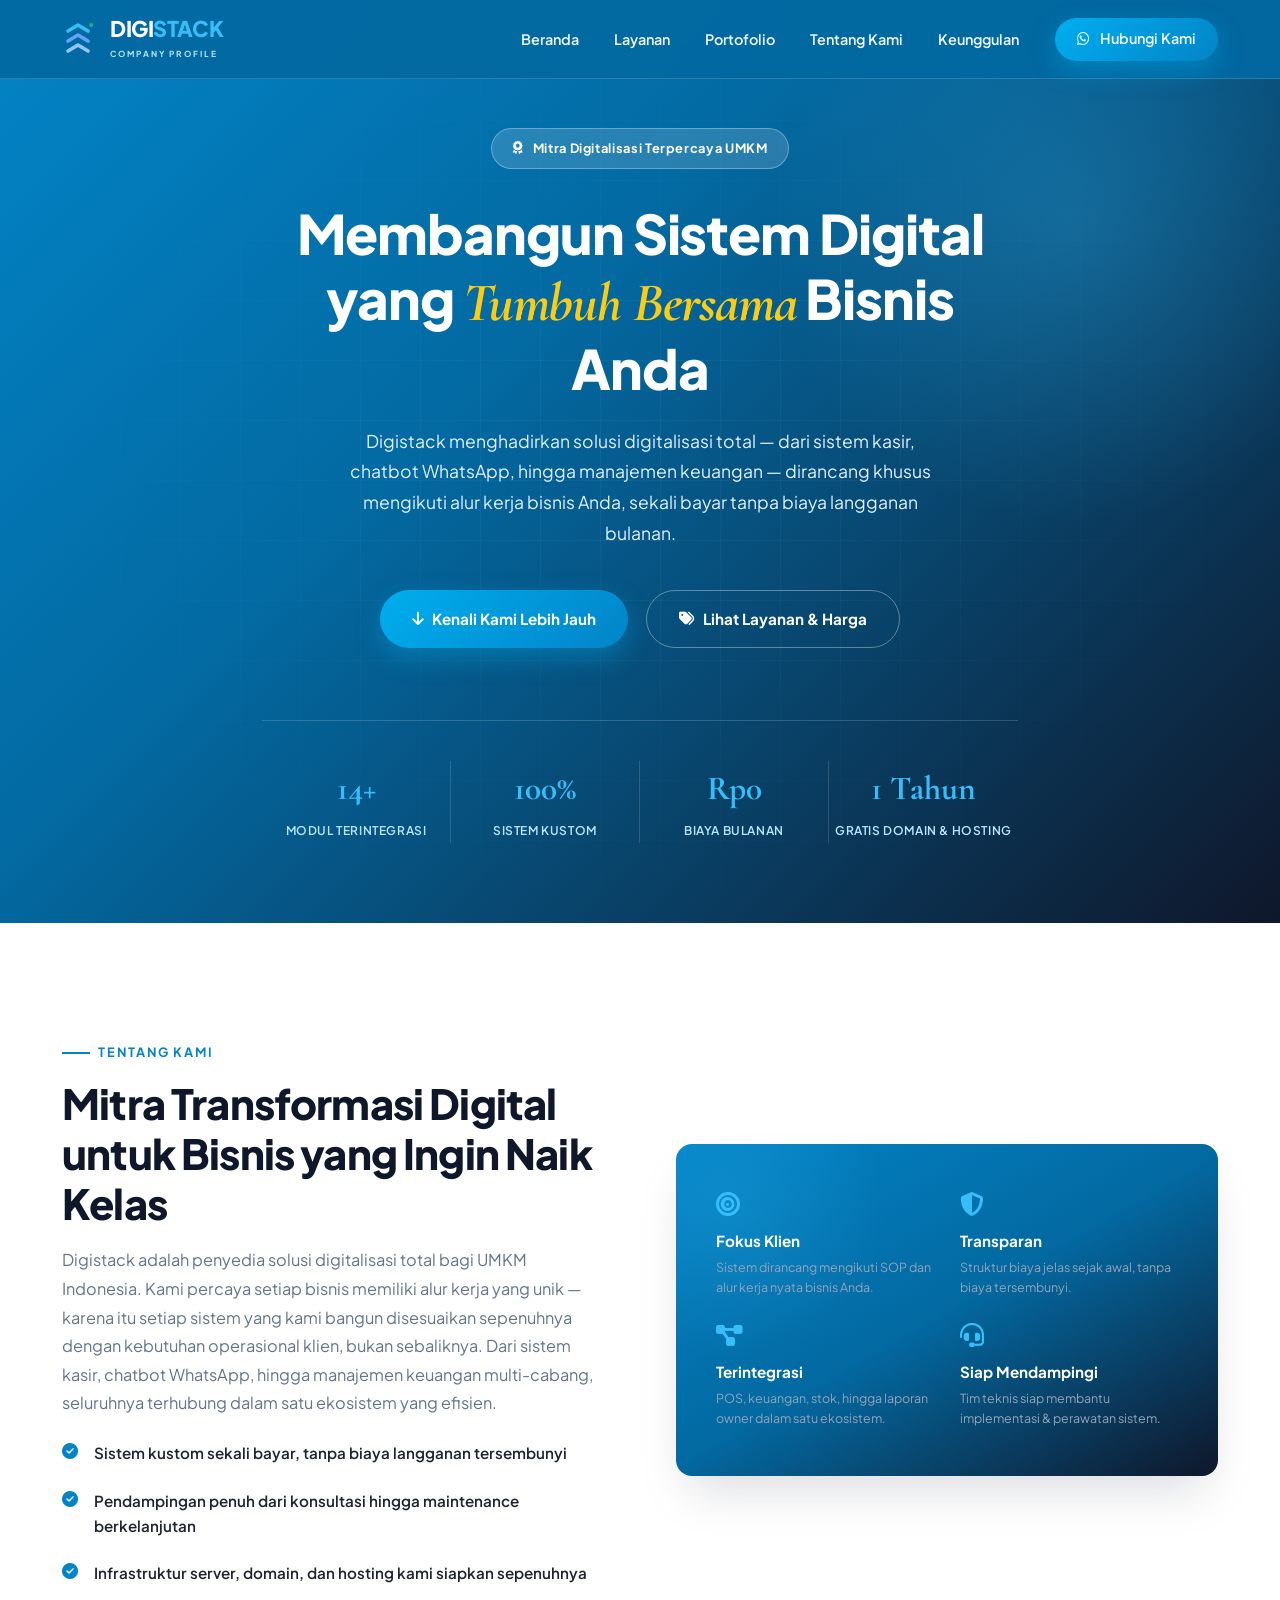
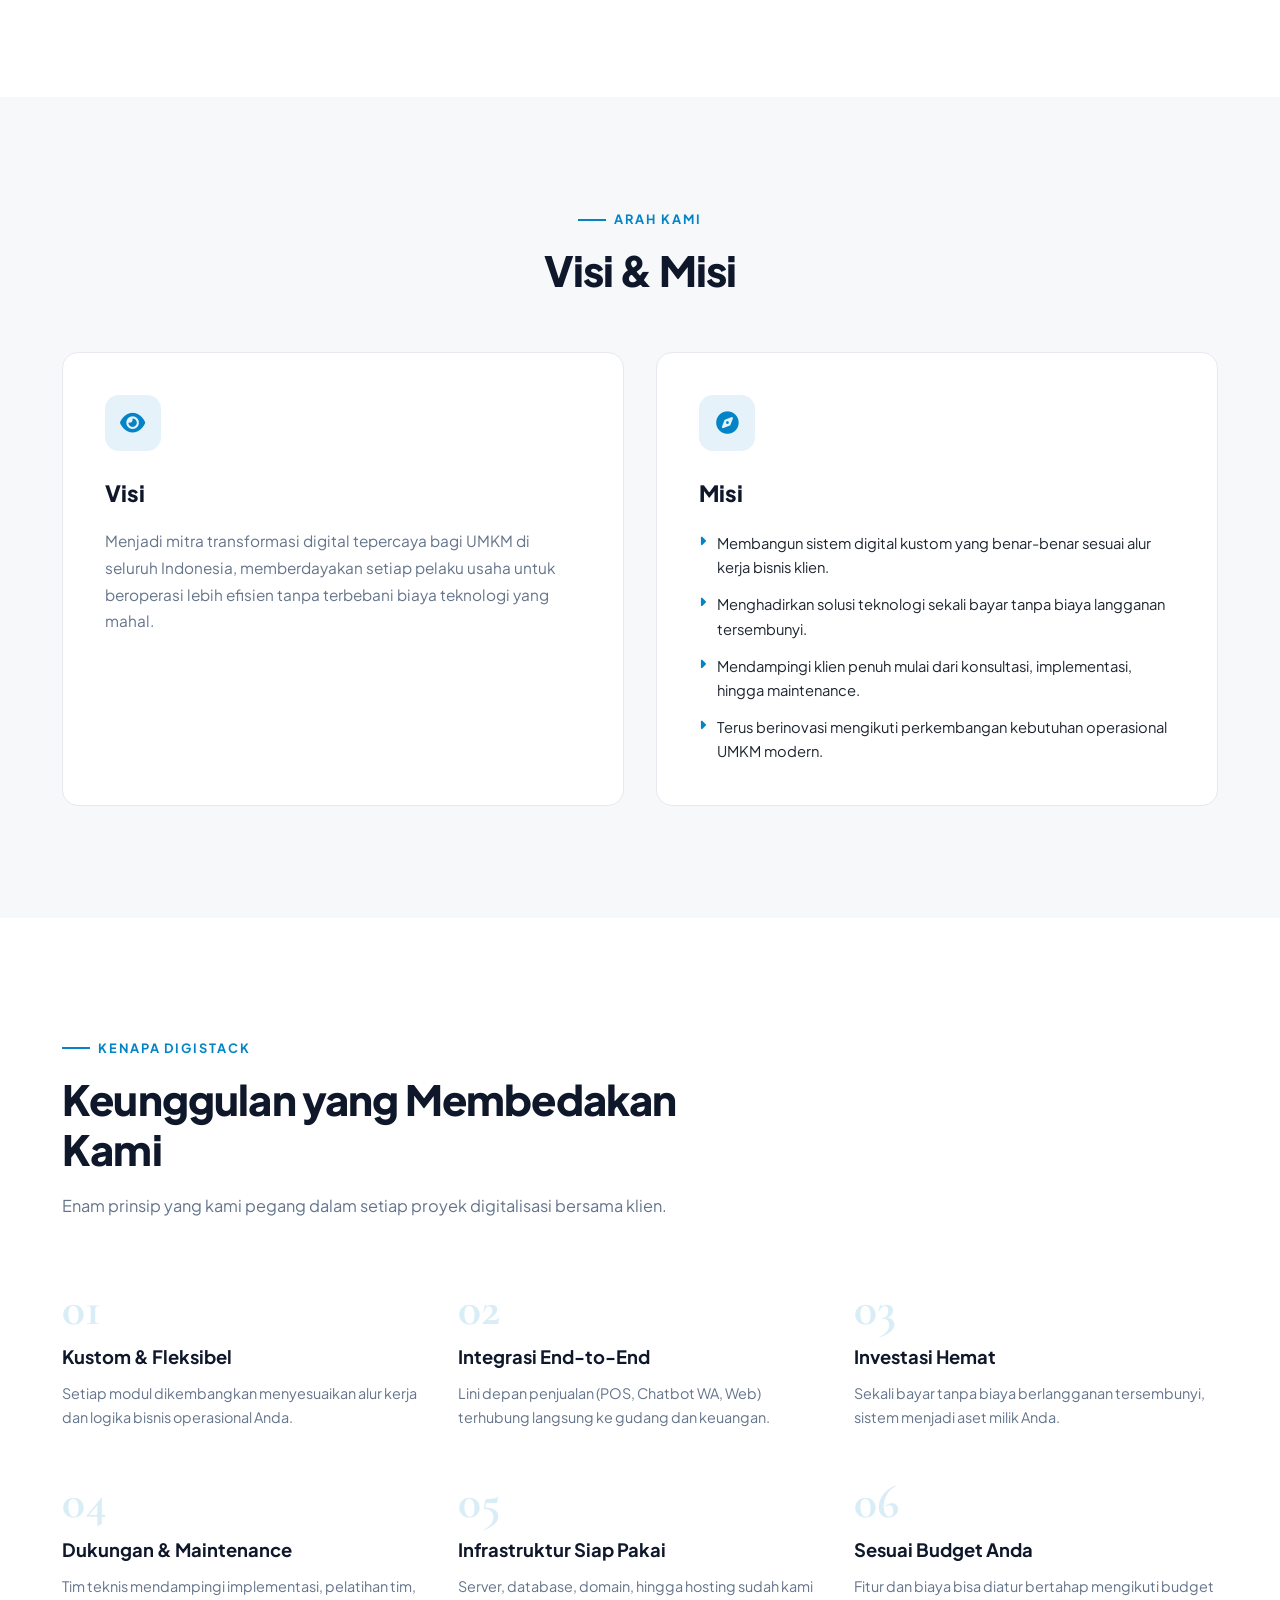
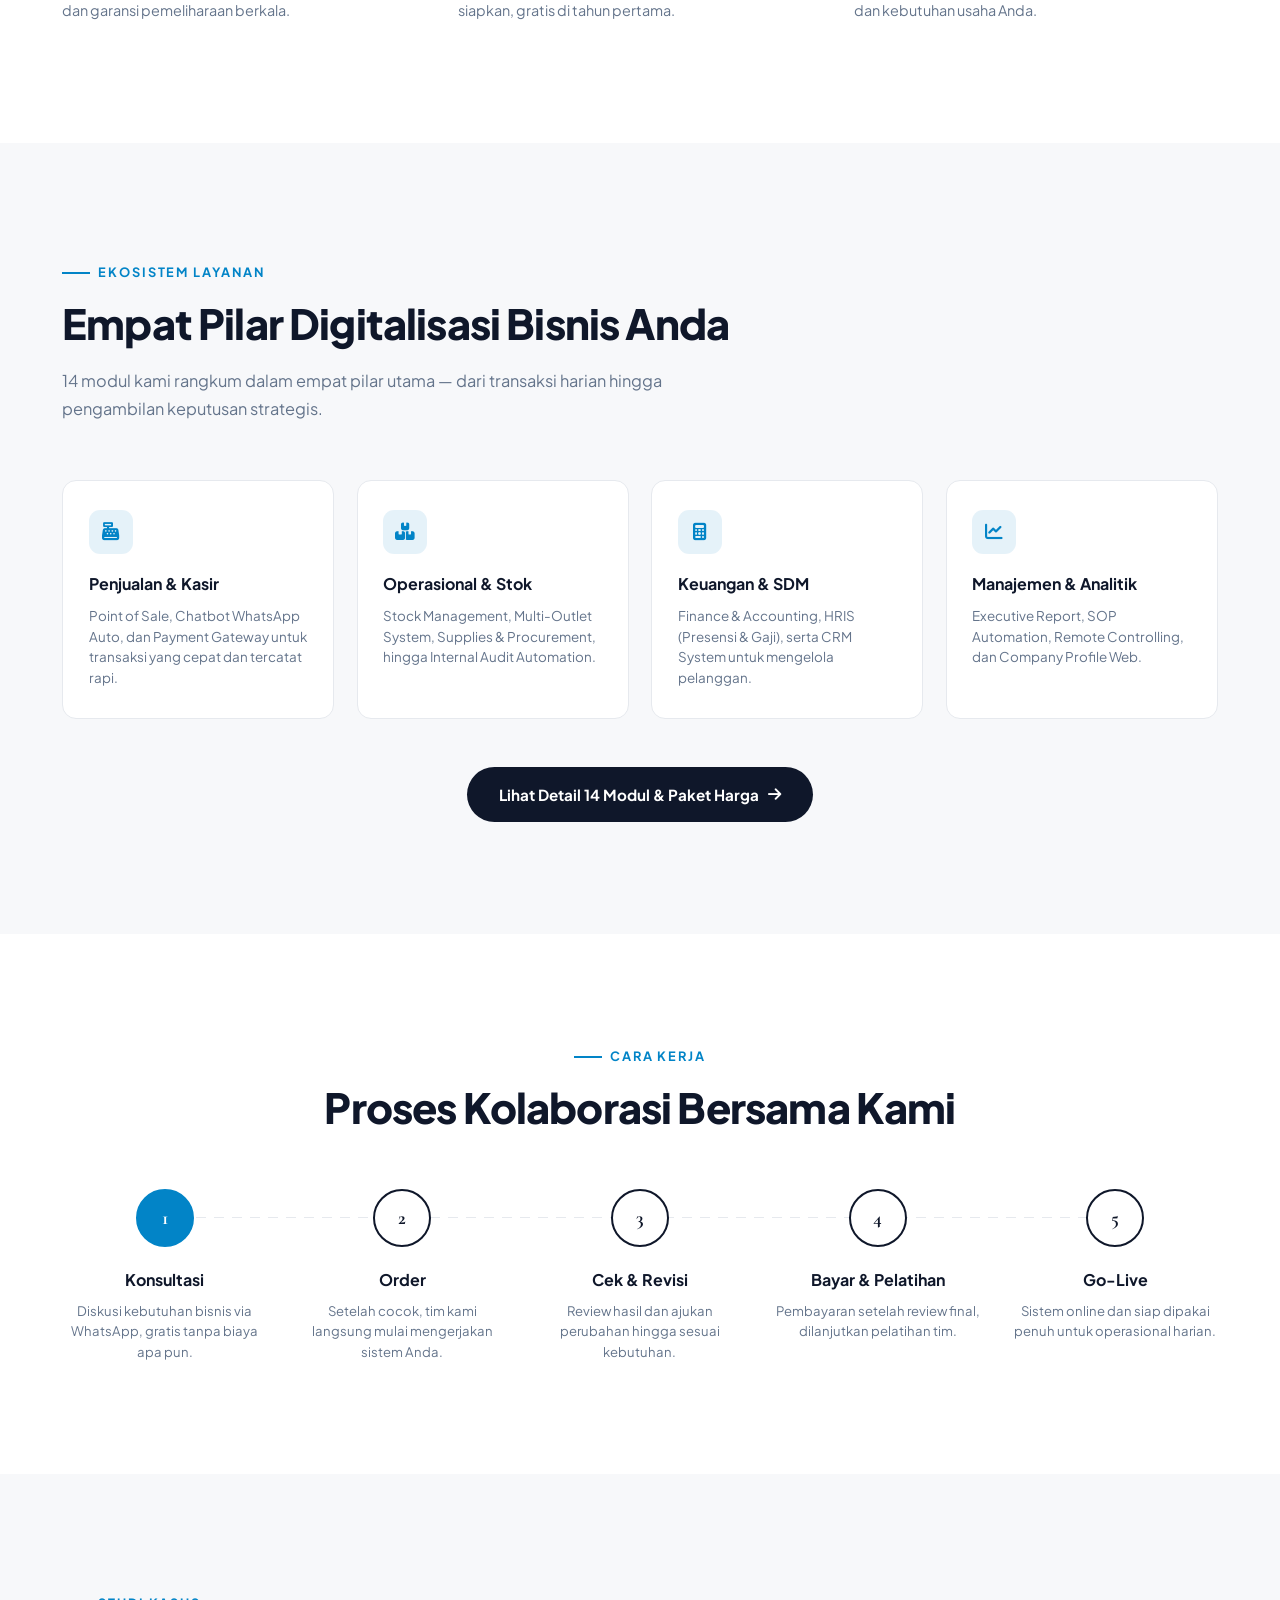
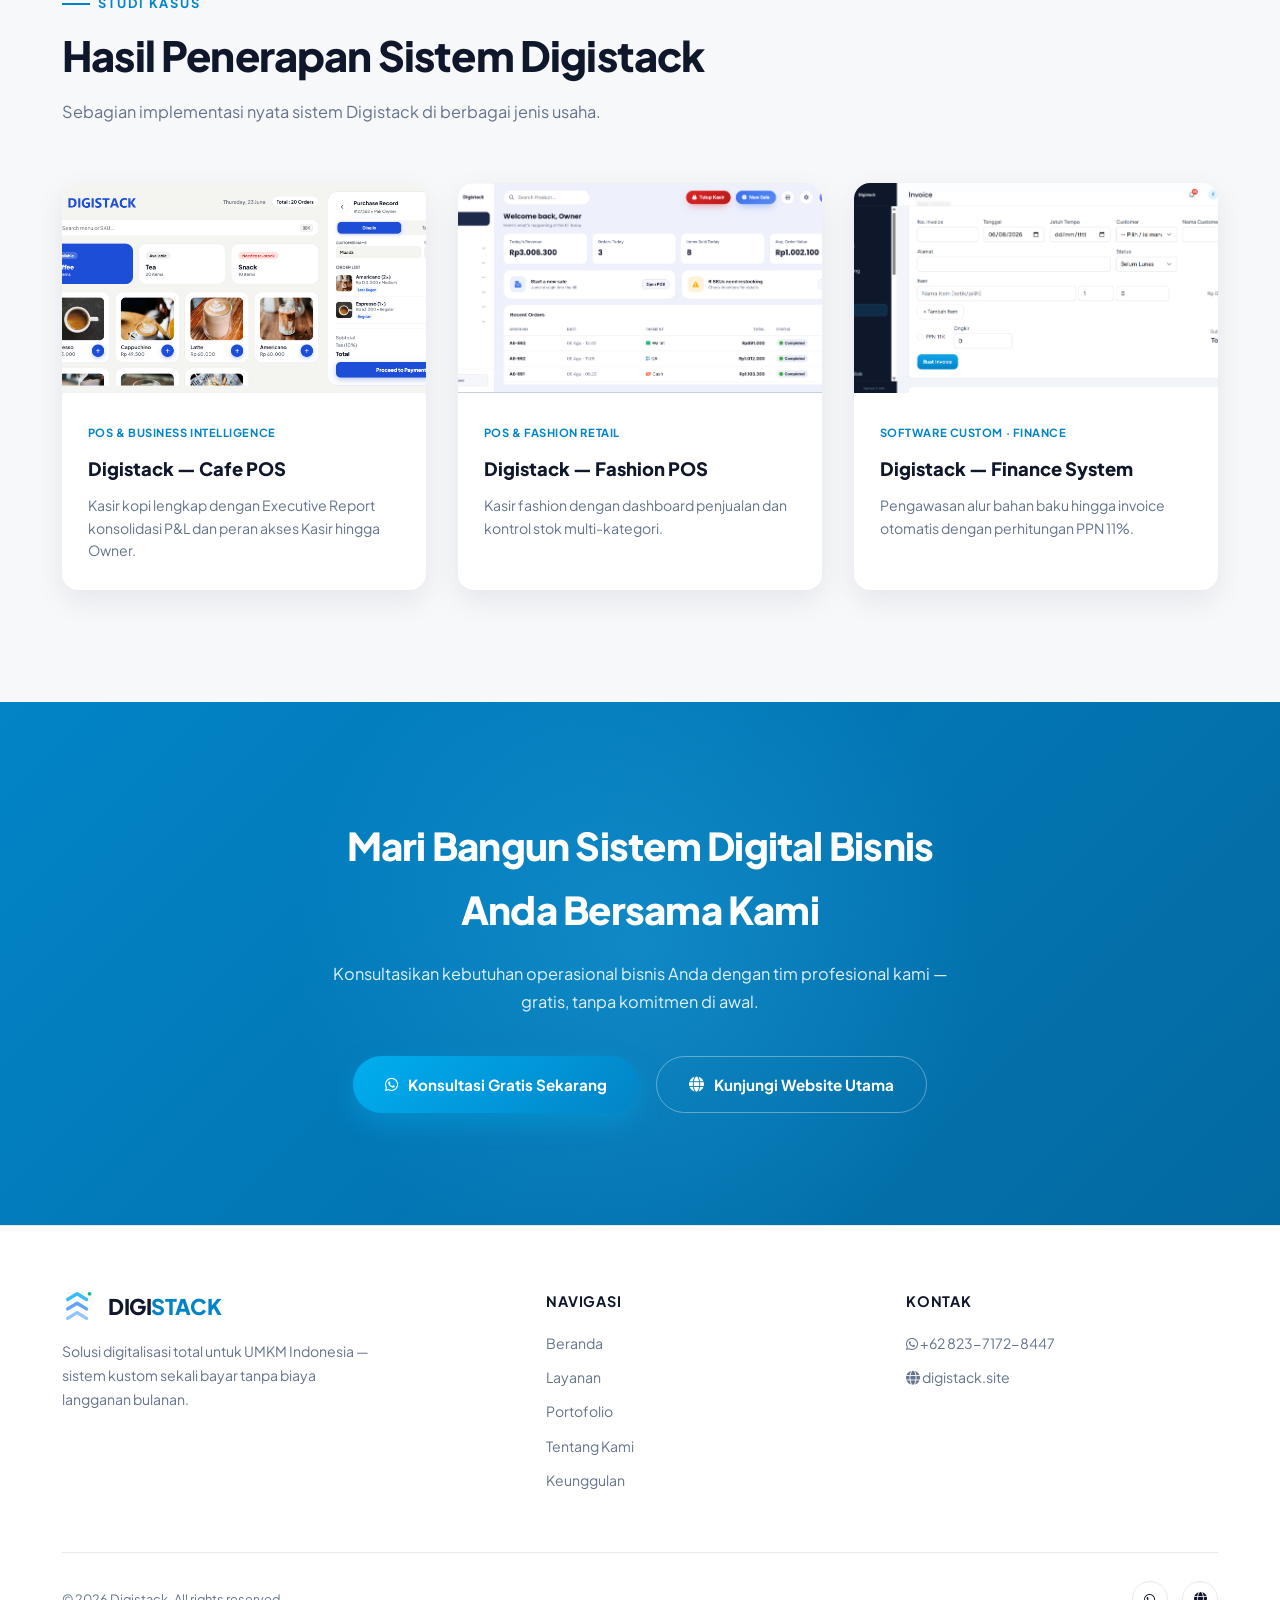
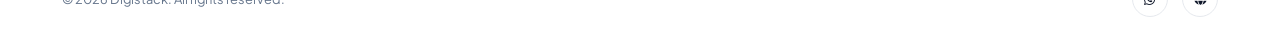
<file: compro.html>
<!DOCTYPE html>
<html lang="id">
<head>
    <meta charset="UTF-8">
    <meta name="viewport" content="width=device-width, initial-scale=1.0">
    <title>Digistack - Company Profile | Solusi Digitalisasi Total UMKM</title>

    <meta name="description" content="Digistack adalah penyedia solusi digitalisasi total untuk UMKM Indonesia — POS, Chatbot WhatsApp, Finance, Stock, CRM, hingga sistem kustom sekali bayar tanpa biaya langganan.">
    <meta name="author" content="Digistack">
    <meta name="robots" content="index, follow">
    <link rel="canonical" href="https://digistack.site/compro.html">

    <!-- Open Graph -->
    <meta property="og:type" content="website">
    <meta property="og:site_name" content="Digistack">
    <meta property="og:title" content="Digistack - Company Profile | Solusi Digitalisasi Total UMKM">
    <meta property="og:description" content="Profil perusahaan Digistack - Penyedia solusi digitalisasi total & sistem kustom sekali bayar untuk UMKM Indonesia.">
    <meta property="og:url" content="https://digistack.site/compro.html">
    <meta property="og:image" content="https://digistack.site/assets/portfolio/cafepos-pos.png">
    <meta property="og:locale" content="id_ID">

    <link rel="icon" type="image/svg+xml" href="data:image/svg+xml,%3Csvg xmlns='http://www.w3.org/2000/svg' viewBox='0 0 90 90'%3E%3Cpath d='M15 25 L40 10 L65 25' stroke='%230284c7' stroke-width='9' fill='none' stroke-linecap='round' stroke-linejoin='round'/%3E%3Cpath d='M15 50 L40 35 L65 50' stroke='%230284c7' stroke-width='9' fill='none' stroke-linecap='round' stroke-linejoin='round'/%3E%3Cpath d='M15 75 L40 60 L65 75' stroke='%230284c7' stroke-width='9' fill='none' stroke-linecap='round' stroke-linejoin='round'/%3E%3C/svg%3E">

    <!-- STRUCTURED DATA: SCHEMA.ORG JSON-LD -->
    <script type="application/ld+json">
    {
      "@context": "https://schema.org",
      "@graph": [
        {
          "@type": "BreadcrumbList",
          "itemListElement": [
            {
              "@type": "ListItem",
              "position": 1,
              "name": "Beranda",
              "item": "https://digistack.site/"
            },
            {
              "@type": "ListItem",
              "position": 2,
              "name": "Company Profile",
              "item": "https://digistack.site/compro.html"
            }
          ]
        },
        {
          "@type": "Organization",
          "name": "Digistack",
          "url": "https://digistack.site/",
          "description": "Penyedia solusi digitalisasi total untuk UMKM Indonesia."
        }
      ]
    }
    </script>

    <link rel="preconnect" href="https://fonts.googleapis.com">
    <link rel="preconnect" href="https://fonts.gstatic.com" crossorigin>
    <link href="https://fonts.googleapis.com/css2?family=Plus+Jakarta+Sans:wght@400;500;600;700;800&family=Cormorant+Garamond:wght@600;700&display=swap" rel="stylesheet">
    <link rel="stylesheet" href="https://cdnjs.cloudflare.com/ajax/libs/font-awesome/6.4.0/css/all.min.css">

    <style>
        :root {
            --navy: #0f172a;
            --navy-light: #1e293b;
            --primary: #0284c7;
            --primary-dark: #0369a1;
            --accent-light: #38bdf8;
            --hero-accent: #facc15;
            --accent: #10b981;
            --bg-light: #f7f8fa;
            --surface: #ffffff;
            --text-main: #1e2530;
            --text-muted: #64748b;
            --border-color: #e6e9ee;
            --radius: 16px;
            --shadow: 0 25px 50px -12px rgba(15, 23, 42, 0.15);
            --transition: all 0.35s cubic-bezier(0.4, 0, 0.2, 1);
        }

        * { margin: 0; padding: 0; box-sizing: border-box; font-family: 'Plus Jakarta Sans', sans-serif; }
        html { scroll-behavior: smooth; }
        body { background: var(--surface); color: var(--text-main); line-height: 1.65; -webkit-font-smoothing: antialiased; }
        a { text-decoration: none; color: inherit; }
        ul { list-style: none; }
        img { max-width: 100%; display: block; }

        .serif { font-family: 'Cormorant Garamond', serif; }
        .container { max-width: 1220px; margin: 0 auto; padding: 0 2rem; }
        .section { padding: 7rem 0; }
        .section-alt { background: var(--bg-light); }

        .eyebrow {
            display: inline-flex; align-items: center; gap: 0.5rem;
            font-size: 0.8rem; font-weight: 700; color: var(--primary);
            text-transform: uppercase; letter-spacing: 0.15em;
            margin-bottom: 1rem;
        }
        .eyebrow::before { content: ""; width: 28px; height: 2px; background: var(--primary); display: inline-block; }

        .section-head { max-width: 680px; margin-bottom: 3.5rem; }
        .section-head.center { margin-left: auto; margin-right: auto; text-align: center; }
        .section-title { font-size: 2.6rem; font-weight: 800; color: var(--navy); letter-spacing: -0.02em; line-height: 1.2; }
        .section-title .accent { color: var(--primary); }
        .section-desc { font-size: 1.02rem; color: var(--text-muted); margin-top: 1.1rem; line-height: 1.75; }

        .btn { display: inline-flex; align-items: center; gap: 0.6rem; font-weight: 700; font-size: 0.95rem; padding: 0.95rem 2rem; border-radius: 50px; transition: var(--transition); }
        .btn-gold { background: linear-gradient(135deg, #00aeef, var(--primary)); color: #fff; box-shadow: 0 10px 25px rgba(0, 174, 239, 0.35); }
        .btn-gold:hover { transform: translateY(-2px); box-shadow: 0 14px 32px rgba(0, 174, 239, 0.5); }
        .btn-outline-light { border: 1.5px solid rgba(255,255,255,0.35); color: #fff; }
        .btn-outline-light:hover { background: rgba(255,255,255,0.1); border-color: #fff; }
        .btn-navy { background: var(--navy); color: #fff; }
        .btn-navy:hover { background: var(--navy-light); transform: translateY(-2px); }

        /* ============ NAVBAR ============ */
        header { position: fixed; top: 0; left: 0; width: 100%; z-index: 1000; background: rgba(3, 105, 161, 0.95); backdrop-filter: blur(14px); border-bottom: 1px solid rgba(255, 255, 255, 0.15); }
        .nav-container { max-width: 1220px; margin: 0 auto; padding: 1.1rem 2rem; display: flex; justify-content: space-between; align-items: center; }
        .brand { display: flex; align-items: center; gap: 0.75rem; }
        .brand-title { font-weight: 800; font-size: 1.35rem; color: #fff; letter-spacing: -0.02em; line-height: 1; }
        .brand-title span { color: var(--accent-light); }
        .brand-tagline { display: block; font-size: 0.52rem; font-weight: 700; color: #bae6fd; letter-spacing: 2px; margin-top: 3px; }
        .nav-links { display: flex; gap: 2.2rem; align-items: center; }
        .nav-links a { font-size: 0.9rem; font-weight: 600; color: #f0f9ff; transition: var(--transition); }
        .nav-links a:hover { color: var(--accent-light); }
        .nav-toggle { display: none; background: none; border: none; color: #fff; font-size: 1.4rem; cursor: pointer; }

        @media (max-width: 960px) {
            .nav-links { position: absolute; top: 100%; left: 0; width: 100%; flex-direction: column; align-items: stretch; gap: 0; background: var(--primary-dark); max-height: 0; overflow: hidden; transition: max-height 0.35s ease; }
            .nav-links.active { max-height: 400px; padding: 0.5rem 0 1.2rem; }
            .nav-links a { padding: 0.75rem 2rem; display: block; border-top: 1px solid rgba(255,255,255,0.08); }
            .nav-toggle { display: block; }
        }

        /* ============ HERO ============ */
        .hero { position: relative; min-height: 100vh; display: flex; align-items: center; background: linear-gradient(135deg, #0284c7 0%, #0369a1 40%, #0f172a 100%); overflow: hidden; padding: 8rem 0 5rem; }
        .hero::before {
            content: ""; position: absolute; inset: 0;
            background-image: linear-gradient(rgba(255,255,255,0.05) 1px, transparent 1px), linear-gradient(90deg, rgba(255,255,255,0.05) 1px, transparent 1px);
            background-size: 60px 60px; mask-image: radial-gradient(ellipse at center, black 0%, transparent 75%);
        }
        .hero::after {
            content: ""; position: absolute; top: -10%; right: -8%; width: 620px; height: 620px;
            background: radial-gradient(circle, rgba(56, 189, 248, 0.25) 0%, rgba(2, 132, 199, 0) 70%); border-radius: 50%;
        }
        .hero-inner { position: relative; z-index: 1; max-width: 820px; margin: 0 auto; text-align: center; }
        .hero-badge {
            display: inline-flex; align-items: center; gap: 0.6rem; padding: 0.55rem 1.3rem;
            border: 1px solid rgba(255,255,255,0.3); background: rgba(255,255,255,0.15); border-radius: 50px;
            color: #fff; font-size: 0.8rem; font-weight: 700; letter-spacing: 0.05em; margin-bottom: 2rem;
        }
        .hero-title { font-size: 3.4rem; font-weight: 800; color: #fff; line-height: 1.2; letter-spacing: -0.02em; margin-bottom: 1.5rem; }
        .hero-title .serif-accent { font-family: 'Cormorant Garamond', serif; font-style: italic; font-weight: 700; color: var(--hero-accent); }
        .hero-desc { font-size: 1.1rem; color: #e0f2fe; max-width: 620px; margin: 0 auto 2.6rem; line-height: 1.75; }
        .hero-actions { display: flex; gap: 1.1rem; justify-content: center; flex-wrap: wrap; margin-bottom: 4.5rem; }

        .hero-stats { position: relative; z-index: 1; display: grid; grid-template-columns: repeat(4, 1fr); max-width: 900px; margin: 0 auto; border-top: 1px solid rgba(255,255,255,0.15); padding-top: 2.5rem; }
        .hero-stat { text-align: center; border-right: 1px solid rgba(255,255,255,0.15); }
        .hero-stat:last-child { border-right: none; }
        .hero-stat strong { display: block; font-size: 2.1rem; font-weight: 800; color: var(--accent-light); font-family: 'Cormorant Garamond', serif; }
        .hero-stat span { font-size: 0.75rem; color: #bae6fd; font-weight: 600; text-transform: uppercase; letter-spacing: 0.05em; }

        @media (max-width: 700px) {
            .hero-title { font-size: 2.2rem; }
            .hero-stats { grid-template-columns: repeat(2, 1fr); gap: 1.5rem 0; }
            .hero-stat { border-right: none; }
        }

        /* ============ ABOUT ============ */
        .about-grid { display: grid; grid-template-columns: 1fr 1fr; gap: 4.5rem; align-items: center; }
        .about-text .principle { display: flex; gap: 1rem; align-items: flex-start; margin-top: 1.4rem; }
        .about-text .principle i { color: var(--primary); font-size: 1rem; margin-top: 3px; }
        .about-text .principle p { font-size: 0.95rem; color: var(--text-main); font-weight: 600; }

        .about-visual { position: relative; }
        .about-panel {
            background: linear-gradient(150deg, #0284c7 0%, #0369a1 50%, #0f172a 100%);
            border-radius: var(--radius); padding: 3rem 2.5rem; color: #fff;
            box-shadow: var(--shadow); position: relative; overflow: hidden;
        }
        .about-panel::before { content: ""; position: absolute; top: -30%; left: -20%; width: 320px; height: 320px; background: radial-gradient(circle, rgba(56, 189, 248, 0.2), transparent 70%); border-radius: 50%; }
        .about-panel-grid { position: relative; z-index: 1; display: grid; grid-template-columns: repeat(2, 1fr); gap: 1.6rem; }
        .about-panel-item i { font-size: 1.5rem; color: var(--accent-light); margin-bottom: 0.8rem; }
        .about-panel-item h4 { font-size: 0.95rem; font-weight: 700; margin-bottom: 0.3rem; }
        .about-panel-item p { font-size: 0.78rem; color: #94a3b8; line-height: 1.55; }

        /* ============ VISI MISI ============ */
        .vm-grid { display: grid; grid-template-columns: 1fr 1fr; gap: 2rem; }
        .vm-card { background: var(--surface); border: 1px solid var(--border-color); border-radius: var(--radius); padding: 2.6rem; transition: var(--transition); position: relative; }
        .vm-card:hover { box-shadow: var(--shadow); transform: translateY(-6px); border-color: var(--primary); }
        .vm-icon { width: 56px; height: 56px; border-radius: 14px; background: rgba(2, 132, 199, 0.1); color: var(--primary); display: flex; align-items: center; justify-content: center; font-size: 1.4rem; margin-bottom: 1.5rem; }
        .vm-card h3 { font-size: 1.4rem; font-weight: 800; color: var(--navy); margin-bottom: 1rem; }
        .vm-card p { font-size: 0.96rem; color: var(--text-muted); line-height: 1.75; }
        .vm-list { margin-top: 1.2rem; display: flex; flex-direction: column; gap: 0.8rem; }
        .vm-list li { display: flex; gap: 0.7rem; font-size: 0.92rem; color: var(--text-main); align-items: flex-start; }
        .vm-list li i { color: var(--primary); margin-top: 4px; font-size: 0.85rem; }

        /* ============ WHY US ============ */
        .why-grid { display: grid; grid-template-columns: repeat(3, 1fr); gap: 2rem; }
        .why-item { padding: 0.5rem 0; }
        .why-num { font-family: 'Cormorant Garamond', serif; font-size: 3rem; font-weight: 700; color: rgba(2,132,199,0.15); line-height: 1; margin-bottom: 0.6rem; }
        .why-item h3 { font-size: 1.15rem; font-weight: 700; color: var(--navy); margin-bottom: 0.6rem; }
        .why-item p { font-size: 0.9rem; color: var(--text-muted); line-height: 1.65; }

        /* ============ LAYANAN ============ */
        .services-grid { display: grid; grid-template-columns: repeat(auto-fit, minmax(230px, 1fr)); gap: 1.4rem; }
        .service-card { background: var(--surface); border: 1px solid var(--border-color); border-radius: 14px; padding: 1.8rem 1.6rem; transition: var(--transition); }
        .service-card:hover { border-color: var(--primary); box-shadow: var(--shadow); transform: translateY(-4px); }
        .service-icon { width: 44px; height: 44px; border-radius: 11px; background: rgba(2, 132, 199, 0.1); color: var(--primary); display: flex; align-items: center; justify-content: center; font-size: 1.1rem; margin-bottom: 1.1rem; }
        .service-card h4 { font-size: 1rem; font-weight: 700; color: var(--navy); margin-bottom: 0.5rem; }
        .service-card p { font-size: 0.84rem; color: var(--text-muted); line-height: 1.55; }

        /* ============ PROSES ============ */
        .process-row { display: grid; grid-template-columns: repeat(5, 1fr); gap: 2rem; position: relative; }
        .process-row::before { content: ""; position: absolute; top: 28px; left: 10%; right: 10%; height: 1px; background: repeating-linear-gradient(90deg, var(--border-color) 0 10px, transparent 10px 18px); }
        .process-step { text-align: center; position: relative; z-index: 1; }
        .process-num { width: 58px; height: 58px; margin: 0 auto 1.2rem; border-radius: 50%; background: var(--surface); border: 2px solid var(--navy); color: var(--navy); display: flex; align-items: center; justify-content: center; font-weight: 800; font-size: 1.2rem; font-family: 'Cormorant Garamond', serif; }
        .process-step.highlight .process-num { background: var(--primary); border-color: var(--primary); color: #fff; }
        .process-step h4 { font-size: 1rem; font-weight: 700; color: var(--navy); margin-bottom: 0.5rem; }
        .process-step p { font-size: 0.82rem; color: var(--text-muted); line-height: 1.55; }

        @media (max-width: 900px) {
            .process-row { grid-template-columns: repeat(2, 1fr); gap: 2.5rem; }
            .process-row::before { display: none; }
        }

        /* ============ PORTFOLIO ============ */
        .portfolio-grid { display: grid; grid-template-columns: repeat(3, 1fr); gap: 2rem; }
        .portfolio-card { background: var(--surface); border-radius: var(--radius); overflow: hidden; box-shadow: 0 10px 30px rgba(10,18,36,0.08); transition: var(--transition); }
        .portfolio-card:hover { transform: translateY(-6px); box-shadow: var(--shadow); }
        .portfolio-card img { width: 100%; height: 210px; object-fit: cover; object-position: top center; }
        .portfolio-body { padding: 1.6rem 1.6rem 1.8rem; }
        .portfolio-tag { font-size: 0.7rem; font-weight: 700; color: var(--primary); text-transform: uppercase; letter-spacing: 0.05em; }
        .portfolio-title { font-size: 1.15rem; font-weight: 800; color: var(--navy); margin: 0.6rem 0 0.6rem; }
        .portfolio-desc { font-size: 0.88rem; color: var(--text-muted); line-height: 1.6; }

        /* ============ CTA ============ */
        .cta-section { background: linear-gradient(135deg, #0284c7 0%, #0369a1 100%); color: #fff; position: relative; overflow: hidden; }
        .cta-section::before { content: ""; position: absolute; top: -20%; left: 50%; transform: translateX(-50%); width: 700px; height: 700px; background: radial-gradient(circle, rgba(56, 189, 248, 0.25), transparent 70%); border-radius: 50%; }
        .cta-inner { position: relative; z-index: 1; text-align: center; max-width: 700px; margin: 0 auto; }
        .cta-title { font-size: 2.4rem; font-weight: 800; margin-bottom: 1.2rem; letter-spacing: -0.02em; }
        .cta-desc { font-size: 1.02rem; color: #e0f2fe; margin-bottom: 2.5rem; line-height: 1.7; }
        .cta-actions { display: flex; gap: 1.1rem; justify-content: center; flex-wrap: wrap; }

        /* ============ FOOTER ============ */
        footer { background: var(--surface); border-top: 1px solid var(--border-color); color: var(--text-muted); padding: 4rem 0 2rem; }
        .footer-grid { display: grid; grid-template-columns: 1.4fr 1fr 1fr; gap: 3rem; padding-bottom: 3rem; border-bottom: 1px solid var(--border-color); }

        /* Cegah grid item melebar melebihi track-nya (default min-width:auto pada grid item
           bisa memaksa overflow horizontal di layar sempit ketika kontennya panjang). */
        .hero-stats > *, .about-grid > *, .about-panel-grid > *, .vm-grid > *, .why-grid > *,
        .services-grid > *, .process-row > *, .portfolio-grid > *, .footer-grid > * { min-width: 0; }
        .footer-brand .brand-title { color: var(--navy); }
        .footer-brand .brand-title span { color: var(--primary); }
        .footer-brand p { font-size: 0.88rem; margin-top: 1rem; line-height: 1.7; max-width: 320px; }
        .footer-col h5 { color: var(--navy); font-size: 0.9rem; font-weight: 700; margin-bottom: 1.1rem; text-transform: uppercase; letter-spacing: 0.05em; }
        .footer-col li { margin-bottom: 0.7rem; font-size: 0.88rem; }
        .footer-col a:hover { color: var(--primary); }
        .footer-bottom { display: flex; justify-content: space-between; align-items: center; padding-top: 1.8rem; font-size: 0.8rem; flex-wrap: wrap; gap: 1rem; }
        .footer-socials { display: flex; gap: 0.9rem; }
        .footer-socials a { width: 36px; height: 36px; border-radius: 50%; border: 1px solid var(--border-color); color: var(--navy); display: flex; align-items: center; justify-content: center; transition: var(--transition); }
        .footer-socials a:hover { background: var(--primary); border-color: var(--primary); color: #fff; }

        @media (max-width: 900px) {
            .about-grid, .vm-grid { grid-template-columns: 1fr; }
            .why-grid, .services-grid { grid-template-columns: repeat(2, minmax(0, 1fr)); }
            .portfolio-grid { grid-template-columns: 1fr; }
            .footer-grid { grid-template-columns: 1fr; gap: 2rem; }
            .section { padding: 4.5rem 0; }
            .section-title { font-size: 2rem; }
        }

        @media (max-width: 480px) {
            .why-grid, .services-grid { grid-template-columns: 1fr; }
        }

    </style>
</head>
<body>

    <header>
        <div class="nav-container">
            <a href="#beranda" class="brand">
                <svg width="36" height="36" viewBox="0 0 90 90" fill="none" xmlns="http://www.w3.org/2000/svg">
                    <path d="M 15 25 L 40 10 L 65 25" stroke="#38BDF8" stroke-width="9" stroke-linecap="round" stroke-linejoin="round"/>
                    <path d="M 15 50 L 40 35 L 65 50" stroke="#60A5FA" stroke-width="9" stroke-linecap="round" stroke-linejoin="round"/>
                    <path d="M 15 75 L 40 60 L 65 75" stroke="#93C5FD" stroke-width="9" stroke-linecap="round" stroke-linejoin="round"/>
                    <circle cx="73" cy="10" r="5" fill="#10B981"/>
                </svg>
                <div>
                    <span class="brand-title">DIGI<span>STACK</span></span>
                    <span class="brand-tagline">COMPANY PROFILE</span>
                </div>
            </a>
            <ul class="nav-links" id="navLinks">
                <li><a href="index.html">Beranda</a></li>
                <li><a href="layanan.html">Layanan</a></li>
                <li><a href="galeri.html">Portofolio</a></li>
                <li><a href="#tentang">Tentang Kami</a></li>
                <li><a href="#keunggulan">Keunggulan</a></li>
                <li><a href="https://wa.me/6282371728447" class="btn btn-gold js-wa-link" data-service="Company Profile Hubungi Kami" style="padding: 0.6rem 1.4rem;"><i class="fa-brands fa-whatsapp"></i> Hubungi Kami</a></li>
            </ul>
            <button class="nav-toggle" id="navToggle" aria-label="Buka menu navigasi"><i class="fa-solid fa-bars"></i></button>
        </div>
    </header>

    <!-- HERO -->
    <section class="hero" id="beranda">
        <div class="container hero-inner">
            <span class="hero-badge"><i class="fa-solid fa-award"></i> Mitra Digitalisasi Terpercaya UMKM</span>
            <h1 class="hero-title">Membangun Sistem Digital yang <span class="serif-accent">Tumbuh Bersama</span> Bisnis Anda</h1>
            <p class="hero-desc">Digistack menghadirkan solusi digitalisasi total — dari sistem kasir, chatbot WhatsApp, hingga manajemen keuangan — dirancang khusus mengikuti alur kerja bisnis Anda, sekali bayar tanpa biaya langganan bulanan.</p>
            <div class="hero-actions">
                <a href="#tentang" class="btn btn-gold"><i class="fa-solid fa-arrow-down"></i> Kenali Kami Lebih Jauh</a>
                <a href="index.html#harga" class="btn btn-outline-light"><i class="fa-solid fa-tags"></i> Lihat Layanan & Harga</a>
            </div>
            <div class="hero-stats">
                <div class="hero-stat"><strong>14+</strong><span>Modul Terintegrasi</span></div>
                <div class="hero-stat"><strong>100%</strong><span>Sistem Kustom</span></div>
                <div class="hero-stat"><strong>Rp0</strong><span>Biaya Bulanan</span></div>
                <div class="hero-stat"><strong>1 Tahun</strong><span>Gratis Domain & Hosting</span></div>
            </div>
        </div>
    </section>

    <!-- TENTANG KAMI -->
    <section class="section" id="tentang">
        <div class="container about-grid">
            <div class="about-text">
                <span class="eyebrow">Tentang Kami</span>
                <h2 class="section-title">Mitra Transformasi Digital untuk Bisnis yang Ingin Naik Kelas</h2>
                <p class="section-desc">Digistack adalah penyedia solusi digitalisasi total bagi UMKM Indonesia. Kami percaya setiap bisnis memiliki alur kerja yang unik — karena itu setiap sistem yang kami bangun disesuaikan sepenuhnya dengan kebutuhan operasional klien, bukan sebaliknya. Dari sistem kasir, chatbot WhatsApp, hingga manajemen keuangan multi-cabang, seluruhnya terhubung dalam satu ekosistem yang efisien.</p>
                <div class="principle"><i class="fa-solid fa-circle-check"></i><p>Sistem kustom sekali bayar, tanpa biaya langganan tersembunyi</p></div>
                <div class="principle"><i class="fa-solid fa-circle-check"></i><p>Pendampingan penuh dari konsultasi hingga maintenance berkelanjutan</p></div>
                <div class="principle"><i class="fa-solid fa-circle-check"></i><p>Infrastruktur server, domain, dan hosting kami siapkan sepenuhnya</p></div>
            </div>
            <div class="about-visual">
                <div class="about-panel">
                    <div class="about-panel-grid">
                        <div class="about-panel-item"><i class="fa-solid fa-bullseye"></i><h4>Fokus Klien</h4><p>Sistem dirancang mengikuti SOP dan alur kerja nyata bisnis Anda.</p></div>
                        <div class="about-panel-item"><i class="fa-solid fa-shield-halved"></i><h4>Transparan</h4><p>Struktur biaya jelas sejak awal, tanpa biaya tersembunyi.</p></div>
                        <div class="about-panel-item"><i class="fa-solid fa-diagram-project"></i><h4>Terintegrasi</h4><p>POS, keuangan, stok, hingga laporan owner dalam satu ekosistem.</p></div>
                        <div class="about-panel-item"><i class="fa-solid fa-headset"></i><h4>Siap Mendampingi</h4><p>Tim teknis siap membantu implementasi & perawatan sistem.</p></div>
                    </div>
                </div>
            </div>
        </div>
    </section>

    <!-- VISI & MISI -->
    <section class="section section-alt">
        <div class="container">
            <div class="section-head center" style="margin-left:auto; margin-right:auto;">
                <span class="eyebrow" style="justify-content:center; display:flex;">Arah Kami</span>
                <h2 class="section-title">Visi & Misi</h2>
            </div>
            <div class="vm-grid">
                <div class="vm-card">
                    <div class="vm-icon"><i class="fa-solid fa-eye"></i></div>
                    <h3>Visi</h3>
                    <p>Menjadi mitra transformasi digital tepercaya bagi UMKM di seluruh Indonesia, memberdayakan setiap pelaku usaha untuk beroperasi lebih efisien tanpa terbebani biaya teknologi yang mahal.</p>
                </div>
                <div class="vm-card">
                    <div class="vm-icon"><i class="fa-solid fa-compass"></i></div>
                    <h3>Misi</h3>
                    <ul class="vm-list">
                        <li><i class="fa-solid fa-caret-right"></i> Membangun sistem digital kustom yang benar-benar sesuai alur kerja bisnis klien.</li>
                        <li><i class="fa-solid fa-caret-right"></i> Menghadirkan solusi teknologi sekali bayar tanpa biaya langganan tersembunyi.</li>
                        <li><i class="fa-solid fa-caret-right"></i> Mendampingi klien penuh mulai dari konsultasi, implementasi, hingga maintenance.</li>
                        <li><i class="fa-solid fa-caret-right"></i> Terus berinovasi mengikuti perkembangan kebutuhan operasional UMKM modern.</li>
                    </ul>
                </div>
            </div>
        </div>
    </section>

    <!-- KEUNGGULAN -->
    <section class="section" id="keunggulan">
        <div class="container">
            <div class="section-head">
                <span class="eyebrow">Kenapa Digistack</span>
                <h2 class="section-title">Keunggulan yang Membedakan Kami</h2>
                <p class="section-desc">Enam prinsip yang kami pegang dalam setiap proyek digitalisasi bersama klien.</p>
            </div>
            <div class="why-grid">
                <div class="why-item"><div class="why-num">01</div><h3>Kustom & Fleksibel</h3><p>Setiap modul dikembangkan menyesuaikan alur kerja dan logika bisnis operasional Anda.</p></div>
                <div class="why-item"><div class="why-num">02</div><h3>Integrasi End-to-End</h3><p>Lini depan penjualan (POS, Chatbot WA, Web) terhubung langsung ke gudang dan keuangan.</p></div>
                <div class="why-item"><div class="why-num">03</div><h3>Investasi Hemat</h3><p>Sekali bayar tanpa biaya berlangganan tersembunyi, sistem menjadi aset milik Anda.</p></div>
                <div class="why-item"><div class="why-num">04</div><h3>Dukungan & Maintenance</h3><p>Tim teknis mendampingi implementasi, pelatihan tim, dan garansi pemeliharaan berkala.</p></div>
                <div class="why-item"><div class="why-num">05</div><h3>Infrastruktur Siap Pakai</h3><p>Server, database, domain, hingga hosting sudah kami siapkan, gratis di tahun pertama.</p></div>
                <div class="why-item"><div class="why-num">06</div><h3>Sesuai Budget Anda</h3><p>Fitur dan biaya bisa diatur bertahap mengikuti budget dan kebutuhan usaha Anda.</p></div>
            </div>
        </div>
    </section>

    <!-- LAYANAN (RINGKASAN — detail & harga lengkap ada di index.html) -->
    <section class="section section-alt" id="layanan">
        <div class="container">
            <div class="section-head">
                <span class="eyebrow">Ekosistem Layanan</span>
                <h2 class="section-title">Empat Pilar Digitalisasi Bisnis Anda</h2>
                <p class="section-desc">14 modul kami rangkum dalam empat pilar utama — dari transaksi harian hingga pengambilan keputusan strategis.</p>
            </div>
            <div class="services-grid">
                <div class="service-card">
                    <div class="service-icon"><i class="fa-solid fa-cash-register"></i></div>
                    <h4>Penjualan & Kasir</h4>
                    <p>Point of Sale, Chatbot WhatsApp Auto, dan Payment Gateway untuk transaksi yang cepat dan tercatat rapi.</p>
                </div>
                <div class="service-card">
                    <div class="service-icon"><i class="fa-solid fa-boxes-stacked"></i></div>
                    <h4>Operasional & Stok</h4>
                    <p>Stock Management, Multi-Outlet System, Supplies & Procurement, hingga Internal Audit Automation.</p>
                </div>
                <div class="service-card">
                    <div class="service-icon"><i class="fa-solid fa-calculator"></i></div>
                    <h4>Keuangan & SDM</h4>
                    <p>Finance & Accounting, HRIS (Presensi & Gaji), serta CRM System untuk mengelola pelanggan.</p>
                </div>
                <div class="service-card">
                    <div class="service-icon"><i class="fa-solid fa-chart-line"></i></div>
                    <h4>Manajemen & Analitik</h4>
                    <p>Executive Report, SOP Automation, Remote Controlling, dan Company Profile Web.</p>
                </div>
            </div>
            <div style="text-align:center; margin-top: 3rem;">
                <a href="index.html#layanan" class="btn btn-navy">Lihat Detail 14 Modul & Paket Harga <i class="fa-solid fa-arrow-right"></i></a>
            </div>
        </div>
    </section>

    <!-- PROSES KERJA -->
    <section class="section">
        <div class="container">
            <div class="section-head center">
                <span class="eyebrow" style="justify-content:center; display:flex;">Cara Kerja</span>
                <h2 class="section-title">Proses Kolaborasi Bersama Kami</h2>
            </div>
            <div class="process-row">
                <div class="process-step highlight"><div class="process-num">1</div><h4>Konsultasi</h4><p>Diskusi kebutuhan bisnis via WhatsApp, gratis tanpa biaya apa pun.</p></div>
                <div class="process-step"><div class="process-num">2</div><h4>Order</h4><p>Setelah cocok, tim kami langsung mulai mengerjakan sistem Anda.</p></div>
                <div class="process-step"><div class="process-num">3</div><h4>Cek & Revisi</h4><p>Review hasil dan ajukan perubahan hingga sesuai kebutuhan.</p></div>
                <div class="process-step"><div class="process-num">4</div><h4>Bayar & Pelatihan</h4><p>Pembayaran setelah review final, dilanjutkan pelatihan tim.</p></div>
                <div class="process-step"><div class="process-num">5</div><h4>Go-Live</h4><p>Sistem online dan siap dipakai penuh untuk operasional harian.</p></div>
            </div>
        </div>
    </section>

    <!-- PORTOFOLIO -->
    <section class="section section-alt" id="portofolio">
        <div class="container">
            <div class="section-head">
                <span class="eyebrow">Studi Kasus</span>
                <h2 class="section-title">Hasil Penerapan Sistem Digistack</h2>
                <p class="section-desc">Sebagian implementasi nyata sistem Digistack di berbagai jenis usaha.</p>
            </div>
            <div class="portfolio-grid">
                <div class="portfolio-card">
                    <img src="assets/portfolio/cafepos-pos.png" alt="Tampilan kasir Cafe POS Pro">
                    <div class="portfolio-body">
                        <span class="portfolio-tag">POS & Business Intelligence</span>
                        <h3 class="portfolio-title">Digistack — Cafe POS</h3>
                        <p class="portfolio-desc">Kasir kopi lengkap dengan Executive Report konsolidasi P&L dan peran akses Kasir hingga Owner.</p>
                    </div>
                </div>
                <div class="portfolio-card">
                    <img src="assets/portfolio/glamstitch-dashboard.png" alt="Dashboard Glamstitch Fashion POS">
                    <div class="portfolio-body">
                        <span class="portfolio-tag">POS & Fashion Retail</span>
                        <h3 class="portfolio-title">Digistack — Fashion POS</h3>
                        <p class="portfolio-desc">Kasir fashion dengan dashboard penjualan dan kontrol stok multi-kategori.</p>
                    </div>
                </div>
                <div class="portfolio-card">
                    <img src="assets/portfolio/metafinance-invoice.png" alt="Form Invoice Meta Finance">
                    <div class="portfolio-body">
                        <span class="portfolio-tag">Software Custom · Finance</span>
                        <h3 class="portfolio-title">Digistack — Finance System</h3>
                        <p class="portfolio-desc">Pengawasan alur bahan baku hingga invoice otomatis dengan perhitungan PPN 11%.</p>
                    </div>
                </div>
            </div>
        </div>
    </section>

    <!-- CTA -->
    <section class="section cta-section" id="kontak">
        <div class="container cta-inner">
            <h2 class="cta-title">Mari Bangun Sistem Digital Bisnis Anda Bersama Kami</h2>
            <p class="cta-desc">Konsultasikan kebutuhan operasional bisnis Anda dengan tim profesional kami — gratis, tanpa komitmen di awal.</p>
            <div class="cta-actions">
                <a href="https://wa.me/6282371728447" class="btn btn-gold js-wa-link" data-service="Company Profile CTA Bawah"><i class="fa-brands fa-whatsapp"></i> Konsultasi Gratis Sekarang</a>
                <a href="index.html" class="btn btn-outline-light"><i class="fa-solid fa-globe"></i> Kunjungi Website Utama</a>
            </div>
        </div>
    </section>

    <!-- FOOTER -->
    <footer>
        <div class="container">
            <div class="footer-grid">
                <div class="footer-brand">
                    <div class="brand">
                        <svg width="34" height="34" viewBox="0 0 90 90" fill="none" xmlns="http://www.w3.org/2000/svg">
                            <path d="M 15 25 L 40 10 L 65 25" stroke="#38BDF8" stroke-width="9" stroke-linecap="round" stroke-linejoin="round"/>
                            <path d="M 15 50 L 40 35 L 65 50" stroke="#60A5FA" stroke-width="9" stroke-linecap="round" stroke-linejoin="round"/>
                            <path d="M 15 75 L 40 60 L 65 75" stroke="#93C5FD" stroke-width="9" stroke-linecap="round" stroke-linejoin="round"/>
                            <circle cx="73" cy="10" r="5" fill="#10B981"/>
                        </svg>
                        <span class="brand-title">DIGI<span>STACK</span></span>
                    </div>
                    <p>Solusi digitalisasi total untuk UMKM Indonesia — sistem kustom sekali bayar tanpa biaya langganan bulanan.</p>
                </div>
                <div class="footer-col">
                    <h5>Navigasi</h5>
                    <ul>
                        <li><a href="index.html">Beranda</a></li>
                        <li><a href="layanan.html">Layanan</a></li>
                        <li><a href="galeri.html">Portofolio</a></li>
                        <li><a href="#tentang">Tentang Kami</a></li>
                        <li><a href="#keunggulan">Keunggulan</a></li>
                    </ul>
                </div>
                <div class="footer-col">
                    <h5>Kontak</h5>
                    <ul>
                        <li><i class="fa-brands fa-whatsapp"></i> +62 823-7172-8447</li>
                        <li><i class="fa-solid fa-globe"></i> digistack.site</li>
                    </ul>
                </div>
            </div>
            <div class="footer-bottom">
                <span>&copy; 2026 Digistack. All rights reserved.</span>
                <div class="footer-socials">
                    <a href="https://wa.me/6282371728447" target="_blank" rel="noopener noreferrer" aria-label="WhatsApp"><i class="fa-brands fa-whatsapp"></i></a>
                    <a href="index.html" aria-label="Website"><i class="fa-solid fa-globe"></i></a>
                </div>
            </div>
        </div>
    </footer>

    <script>
        const navToggle = document.getElementById('navToggle');
        const navLinks = document.getElementById('navLinks');
        navToggle.addEventListener('click', () => {
            const isOpen = navLinks.classList.toggle('active');
            navToggle.innerHTML = isOpen ? '<i class="fa-solid fa-xmark"></i>' : '<i class="fa-solid fa-bars"></i>';
        });
        document.querySelectorAll('.nav-links a').forEach(link => {
            link.addEventListener('click', () => {
                navLinks.classList.remove('active');
                navToggle.innerHTML = '<i class="fa-solid fa-bars"></i>';
            });
        });
    </script>
    <!-- CONFIG & TRACKING SCRIPT -->
    <script src="assets/js/main.js"></script>
</body>
</html>
</file>
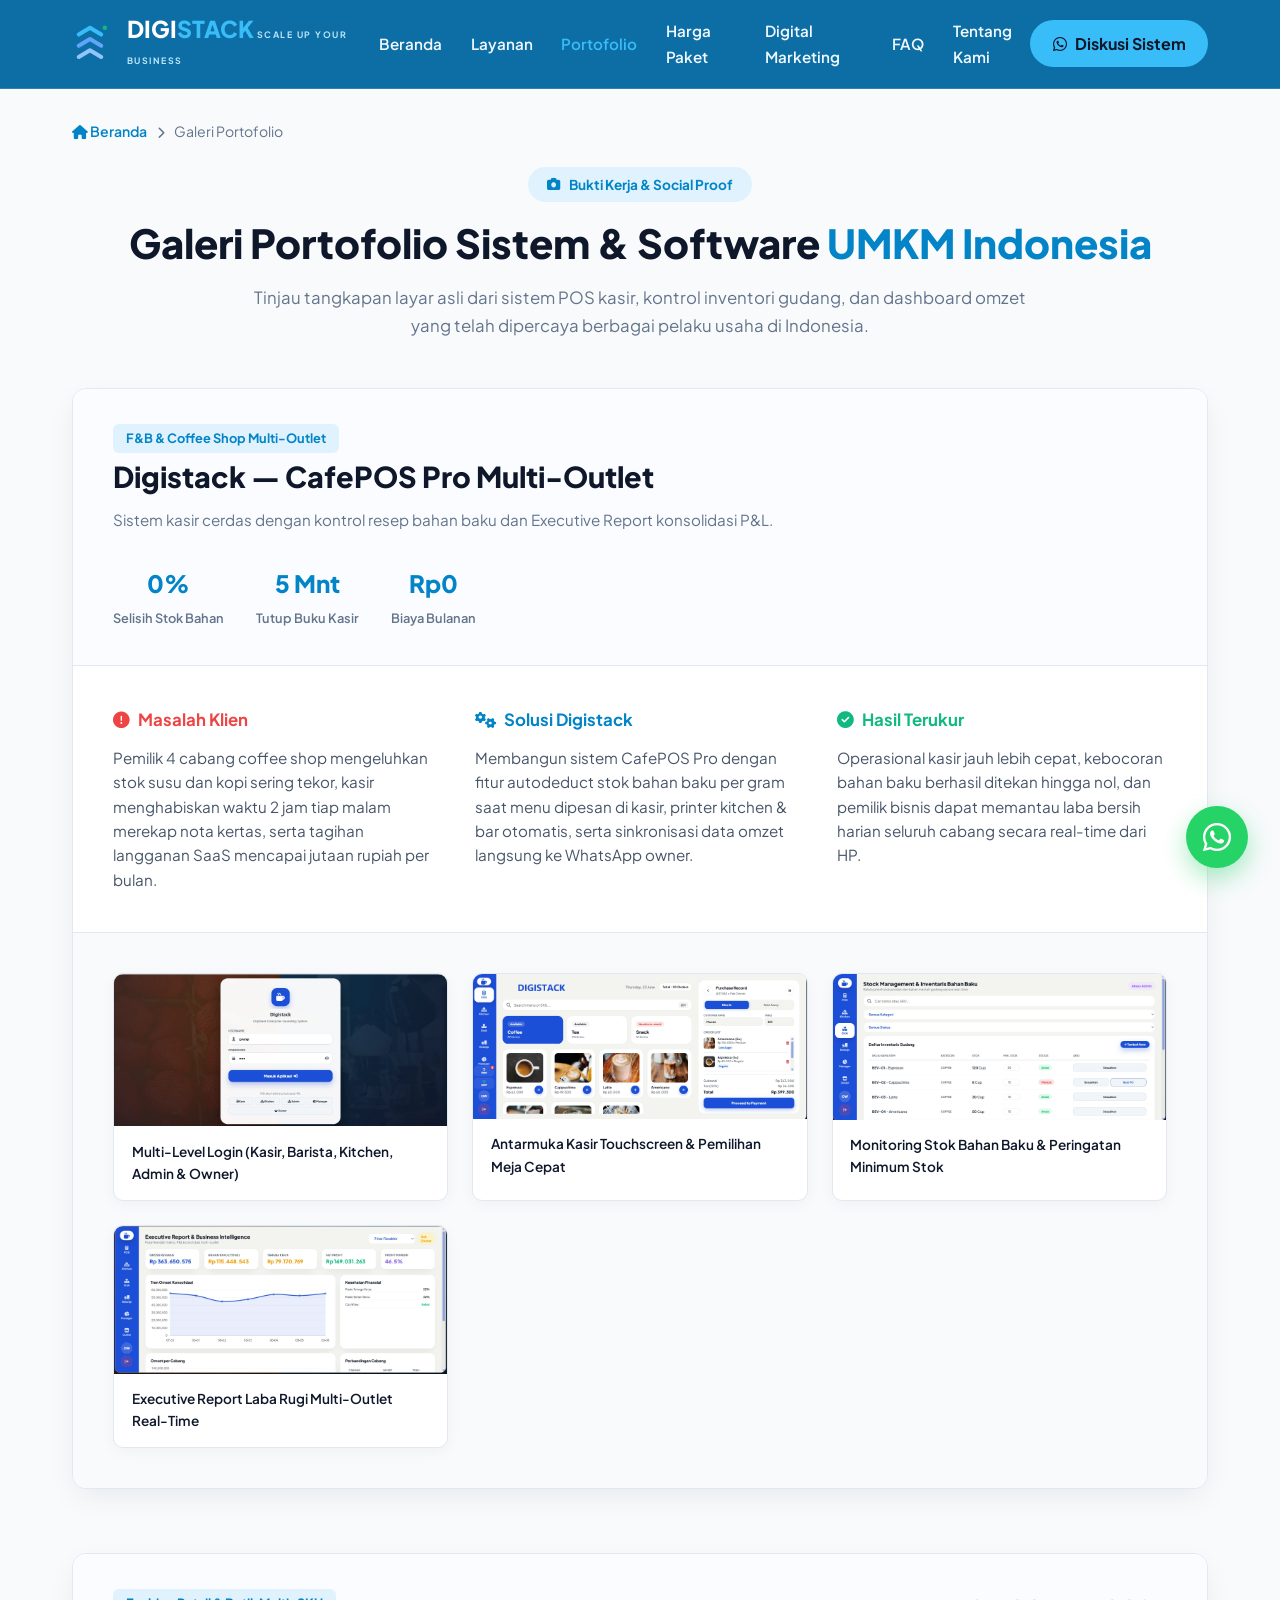
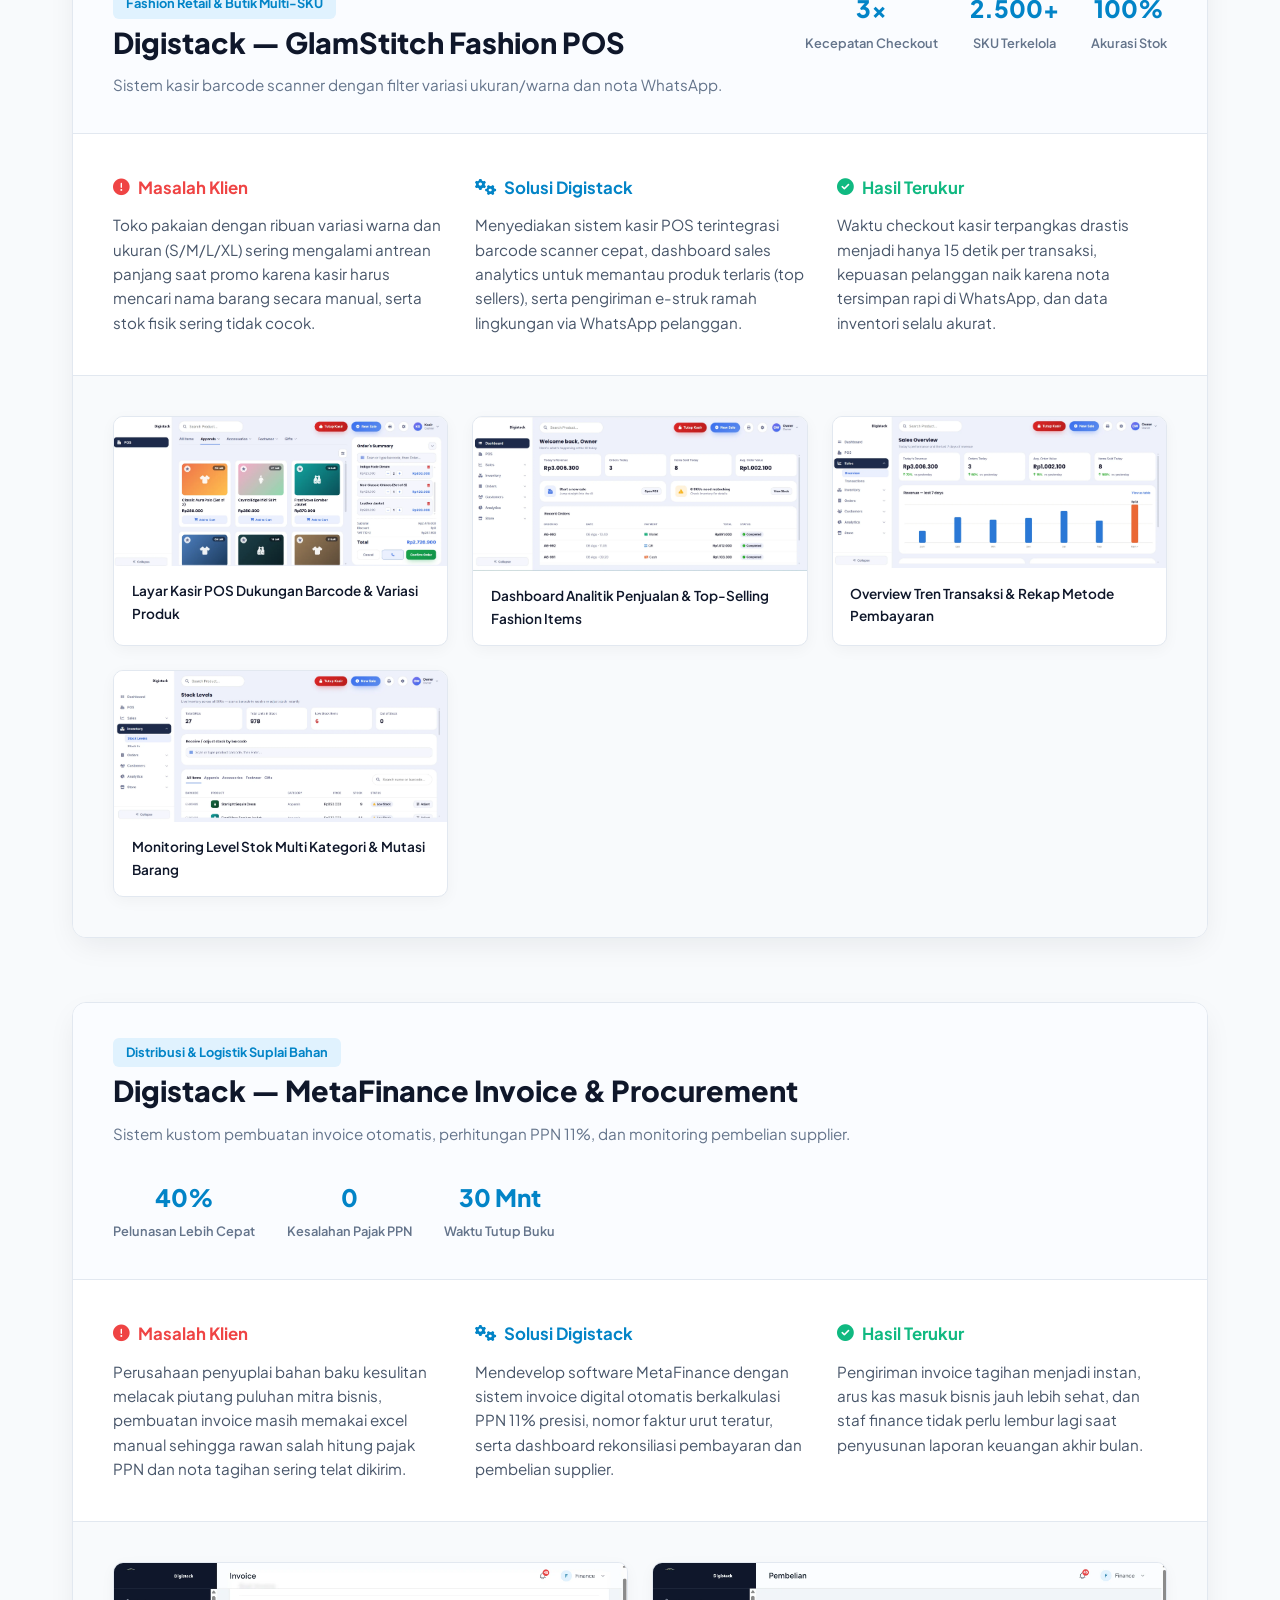
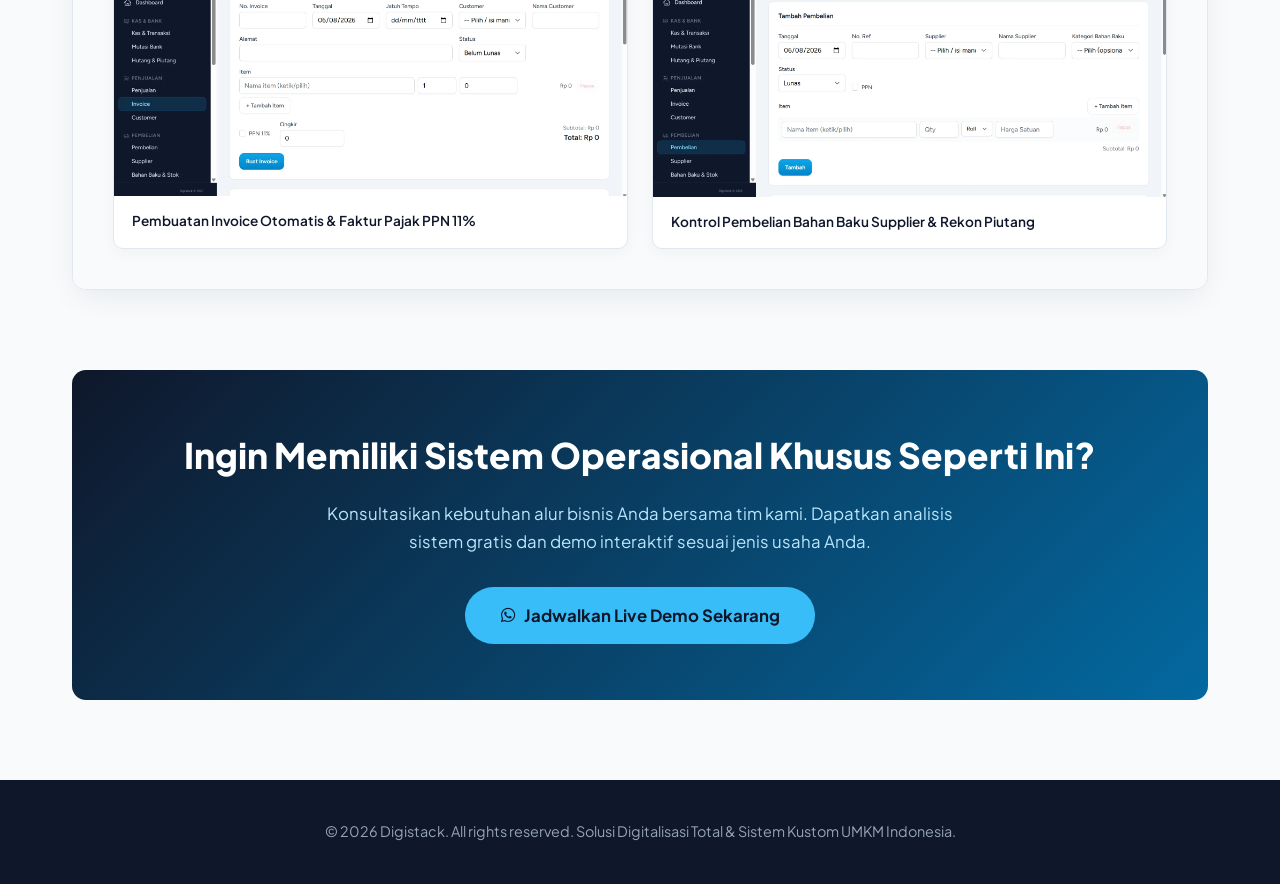
<file: galeri.html>
<!DOCTYPE html>
<html lang="id">
<head>
    <meta charset="UTF-8">
    <meta name="viewport" content="width=device-width, initial-scale=1.0">
    <title>Galeri Portofolio Sistem Kasir & Software UMKM | Digistack</title>

    <!-- SEO & Social Meta (Standar PRD SEO Maksimal) -->
    <meta name="description" content="Bukti nyata implementasi sistem POS kasir, software kustom & rekap omzet Digistack di berbagai bidang usaha UMKM Indonesia: Cafe, Fashion, hingga Finance.">
    <meta name="keywords" content="portofolio software pos, contoh sistem kasir cafe, aplikasi toko baju, software keuangan custom, studi kasus digitalisasi umkm">
    <meta name="author" content="Digistack">
    <meta name="robots" content="index, follow">
    <link rel="canonical" href="https://digistack.site/galeri.html">

    <!-- Open Graph -->
    <meta property="og:type" content="website">
    <meta property="og:site_name" content="Digistack">
    <meta property="og:title" content="Galeri Portofolio Sistem Kasir & Software UMKM | Digistack">
    <meta property="og:description" content="Koleksi tangkapan layar asli & studi kasus sistem digitalisasi kustom yang dibangun Digistack.">
    <meta property="og:url" content="https://digistack.site/galeri.html">
    <meta property="og:image" content="https://digistack.site/assets/portfolio/cafepos-report.png">
    <meta property="og:locale" content="id_ID">

    <link rel="icon" type="image/svg+xml" href="data:image/svg+xml,%3Csvg xmlns='http://www.w3.org/2000/svg' viewBox='0 0 90 90'%3E%3Cpath d='M15 25 L40 10 L65 25' stroke='%230284c7' stroke-width='9' fill='none' stroke-linecap='round' stroke-linejoin='round'/%3E%3Cpath d='M15 50 L40 35 L65 50' stroke='%230284c7' stroke-width='9' fill='none' stroke-linecap='round' stroke-linejoin='round'/%3E%3Cpath d='M15 75 L40 60 L65 75' stroke='%230284c7' stroke-width='9' fill='none' stroke-linecap='round' stroke-linejoin='round'/%3E%3C/svg%3E">

    <!-- Google Fonts & Font Awesome Icons -->
    <link rel="preconnect" href="https://fonts.googleapis.com">
    <link rel="preconnect" href="https://fonts.gstatic.com" crossorigin>
    <link href="https://fonts.googleapis.com/css2?family=Plus+Jakarta+Sans:wght@400;500;600;700;800&display=swap" rel="stylesheet">
    <link rel="stylesheet" href="https://cdnjs.cloudflare.com/ajax/libs/font-awesome/6.4.0/css/all.min.css">

    <!-- STRUCTURED DATA: SCHEMA.ORG JSON-LD -->
    <script type="application/ld+json">
    {
      "@context": "https://schema.org",
      "@graph": [
        {
          "@type": "BreadcrumbList",
          "itemListElement": [
            {
              "@type": "ListItem",
              "position": 1,
              "name": "Beranda",
              "item": "https://digistack.site/"
            },
            {
              "@type": "ListItem",
              "position": 2,
              "name": "Galeri Portofolio",
              "item": "https://digistack.site/galeri.html"
            }
          ]
        },
        {
          "@type": "ImageGallery",
          "name": "Showcase Portofolio Sistem Software Kustom Digistack",
          "description": "Dokumentasi visual tangkapan layar sistem POS kasir, manajemen stok, dan laporan keuangan yang dibangun oleh Digistack.",
          "url": "https://digistack.site/galeri.html"
        }
      ]
    }
    </script>

    <style>
        :root {
            --primary: #0284c7;
            --primary-dark: #0369a1;
            --secondary: #0f172a;
            --accent: #10b981;
            --bg-light: #f8fafc;
            --surface: #ffffff;
            --text-main: #1e293b;
            --text-muted: #64748b;
            --border-color: #e2e8f0;
            --radius: 14px;
            --shadow: 0 10px 30px -5px rgba(15, 23, 42, 0.08);
            --transition: all 0.3s ease;
        }

        * { margin: 0; padding: 0; box-sizing: border-box; font-family: 'Plus Jakarta Sans', sans-serif; }
        body { background: var(--bg-light); color: var(--text-main); line-height: 1.65; }
        a { text-decoration: none; color: inherit; }

        /* NAVBAR */
        header {
            position: fixed; top: 0; left: 0; width: 100%;
            background: rgba(3, 105, 161, 0.96); backdrop-filter: blur(12px);
            border-bottom: 1px solid rgba(255, 255, 255, 0.15); z-index: 1000;
        }
        .nav-container {
            max-width: 1200px; margin: 0 auto; padding: 1rem 2rem;
            display: flex; justify-content: space-between; align-items: center;
        }
        .brand-logo { display: flex; align-items: center; gap: 0.9rem; }
        .brand-title { font-weight: 800; font-size: 1.45rem; color: #ffffff; line-height: 1.1; }
        .brand-title span { color: #38bdf8; }
        .brand-tagline { font-weight: 700; font-size: 0.55rem; color: #bae6fd; letter-spacing: 1.5px; }
        .nav-links { display: flex; gap: 1.8rem; align-items: center; list-style: none; }
        .nav-links a { font-weight: 600; font-size: 0.95rem; color: #f0f9ff; transition: var(--transition); }
        .nav-links a:hover, .nav-links a.active { color: #38bdf8; }
        .btn-cyan {
            background: #38bdf8; color: #0f172a; font-weight: 700;
            padding: 0.65rem 1.4rem; border-radius: 99px; transition: var(--transition);
            display: inline-flex; align-items: center; justify-content: center; gap: 0.5rem;
            white-space: nowrap; flex-shrink: 0;
        }
        .btn-cyan:hover { background: #7dd3fc; transform: translateY(-2px); }

        /* BREADCRUMB */
        .breadcrumb-wrap { padding: 7.5rem 2rem 1.5rem; max-width: 1200px; margin: 0 auto; }
        .breadcrumb { display: flex; align-items: center; gap: 0.6rem; font-size: 0.88rem; color: var(--text-muted); }
        .breadcrumb a { color: var(--primary); font-weight: 600; }
        .breadcrumb a:hover { text-decoration: underline; }

        /* HEADER HERO */
        .page-header { max-width: 1200px; margin: 0 auto 3rem; padding: 0 2rem; text-align: center; }
        .page-badge {
            display: inline-flex; align-items: center; gap: 0.5rem;
            background: #e0f2fe; color: var(--primary); font-weight: 700;
            font-size: 0.85rem; padding: 0.4rem 1.2rem; border-radius: 99px; margin-bottom: 1rem;
        }
        h1.page-title {
            font-size: 2.5rem; font-weight: 800; color: var(--secondary);
            margin-bottom: 1rem; line-height: 1.25;
        }
        h1.page-title span { color: var(--primary); }
        .page-desc { max-width: 780px; margin: 0 auto; color: var(--text-muted); font-size: 1.05rem; }

        /* GALLERY CASE STUDY CARD */
        .gallery-container { max-width: 1200px; margin: 0 auto 5rem; padding: 0 2rem; display: flex; flex-direction: column; gap: 4rem; }
        .case-study-card {
            background: var(--surface); border: 1px solid var(--border-color);
            border-radius: var(--radius); overflow: hidden; box-shadow: var(--shadow);
            display: flex; flex-direction: column;
        }
        .case-study-header {
            padding: 2.2rem 2.5rem; border-bottom: 1px solid var(--border-color);
            display: flex; justify-content: space-between; align-items: flex-start; gap: 2rem;
            flex-wrap: wrap; background: #fafcff;
        }
        .case-meta h2 { font-size: 1.8rem; font-weight: 800; color: var(--secondary); margin-bottom: 0.4rem; }
        .case-category {
            display: inline-block; background: #e0f2fe; color: var(--primary);
            font-size: 0.8rem; font-weight: 700; padding: 0.25rem 0.8rem; border-radius: 6px;
        }
        .case-stats { display: flex; gap: 2rem; }
        .stat-item { text-align: center; }
        .stat-val { font-size: 1.5rem; font-weight: 800; color: var(--primary); display: block; }
        .stat-lbl { font-size: 0.8rem; color: var(--text-muted); font-weight: 600; }

        /* CASE NARRATIVE */
        .case-body { padding: 2.5rem; display: grid; grid-template-columns: 1fr 1fr 1fr; gap: 2rem; border-bottom: 1px solid var(--border-color); }
        .case-col h3 { font-size: 1.05rem; font-weight: 700; margin-bottom: 0.75rem; display: flex; align-items: center; gap: 0.5rem; }
        .case-col p { font-size: 0.95rem; color: #475569; line-height: 1.6; }
        .case-col.problem h3 { color: #ef4444; }
        .case-col.solution h3 { color: var(--primary); }
        .case-col.result h3 { color: var(--accent); }

        /* SCREENSHOTS GRID */
        .screenshots-grid {
            padding: 2.5rem; display: grid; grid-template-columns: repeat(auto-fit, minmax(280px, 1fr)); gap: 1.5rem;
            background: #f8fafc;
        }
        .screenshot-item {
            border-radius: 10px; overflow: hidden; border: 1px solid var(--border-color);
            background: #ffffff; box-shadow: 0 4px 15px rgba(0,0,0,0.04);
            transition: var(--transition);
        }
        .screenshot-item:hover { transform: translateY(-4px); box-shadow: 0 12px 25px rgba(0,0,0,0.1); }
        .screenshot-item picture img { width: 100%; height: auto; display: block; }
        .screenshot-caption { padding: 0.9rem 1.1rem; font-size: 0.85rem; font-weight: 600; color: var(--secondary); }

        /* CTA BANNER */
        .cta-banner { max-width: 1200px; margin: 0 auto 5rem; padding: 0 2rem; }
        .cta-inner {
            background: linear-gradient(135deg, #0f172a 0%, #0369a1 100%);
            border-radius: var(--radius); padding: 3.5rem 3rem; text-align: center; color: #ffffff;
        }
        .cta-inner h2 { font-size: 2.2rem; font-weight: 800; margin-bottom: 1rem; }
        .cta-inner p { max-width: 650px; margin: 0 auto 2rem; color: #bae6fd; font-size: 1.05rem; }

        /* FOOTER */
        footer { background: var(--secondary); color: #94a3b8; padding: 2.5rem 2rem; text-align: center; font-size: 0.9rem; }

        /* FLOATING WHATSAPP */
        .floating-wa {
            position: fixed; bottom: 2rem; right: 2rem; width: 62px; height: 62px;
            background: #25d366; color: #ffffff; border-radius: 50%;
            display: flex; align-items: center; justify-content: center;
            font-size: 2rem; box-shadow: 0 10px 25px rgba(37, 211, 102, 0.4);
            z-index: 999; transition: var(--transition);
        }
        .floating-wa:hover { transform: scale(1.08); }

        @media (max-width: 900px) {
            .case-body { grid-template-columns: 1fr; gap: 1.5rem; }
            .case-study-header { flex-direction: column; }
            .nav-links { display: none; }
            h1.page-title { font-size: 2rem; }
        }
    </style>
</head>
<body>

    <!-- NAVBAR -->
    <header>
        <div class="nav-container">
            <a href="index.html" class="brand-logo">
                <svg width="45" height="45" viewBox="0 0 90 90" fill="none" xmlns="http://www.w3.org/2000/svg">
                    <path d="M 15 25 L 40 10 L 65 25" stroke="#38BDF8" stroke-width="9" stroke-linecap="round" stroke-linejoin="round"/>
                    <path d="M 15 50 L 40 35 L 65 50" stroke="#60A5FA" stroke-width="9" stroke-linecap="round" stroke-linejoin="round"/>
                    <path d="M 15 75 L 40 60 L 65 75" stroke="#93C5FD" stroke-width="9" stroke-linecap="round" stroke-linejoin="round"/>
                    <circle cx="73" cy="10" r="5" fill="#10B981"/>
                </svg>
                <div class="brand-text">
                    <span class="brand-title">DIGI<span>STACK</span></span>
                    <span class="brand-tagline">SCALE UP YOUR BUSINESS</span>
                </div>
            </a>
            <ul class="nav-links">
                <li><a href="index.html">Beranda</a></li>
                <li><a href="layanan.html">Layanan</a></li>
                <li><a href="galeri.html" class="active">Portofolio</a></li>
                <li><a href="index.html#harga">Harga Paket</a></li>
                <li><a href="index.html#digital-marketing">Digital Marketing</a></li>
                <li><a href="index.html#faq">FAQ</a></li>
                <li><a href="compro.html">Tentang Kami</a></li>
            </ul>
            <a href="https://wa.me/6282371728447" class="btn-cyan js-wa-link" data-service="Konsultasi Portofolio">
                <i class="fa-brands fa-whatsapp"></i> Diskusi Sistem
            </a>
        </div>
    </header>

    <!-- BREADCRUMB -->
    <div class="breadcrumb-wrap">
        <nav class="breadcrumb" aria-label="Breadcrumb">
            <a href="index.html"><i class="fa-solid fa-house"></i> Beranda</a>
            <span><i class="fa-solid fa-chevron-right" style="font-size: 0.75rem;"></i></span>
            <span>Galeri Portofolio</span>
        </nav>
    </div>

    <!-- PAGE HEADER -->
    <section class="page-header">
        <span class="page-badge"><i class="fa-solid fa-camera"></i> Bukti Kerja & Social Proof</span>
        <h1 class="page-title">Galeri Portofolio Sistem & Software <span>UMKM Indonesia</span></h1>
        <p class="page-desc">Tinjau tangkapan layar asli dari sistem POS kasir, kontrol inventori gudang, dan dashboard omzet yang telah dipercaya berbagai pelaku usaha di Indonesia.</p>
    </section>

    <!-- GALLERY CONTAINER -->
    <main class="gallery-container">

        <!-- Case 1: CafePOS Pro -->
        <article class="case-study-card">
            <div class="case-study-header">
                <div class="case-meta">
                    <span class="case-category">F&B & Coffee Shop Multi-Outlet</span>
                    <h2>Digistack — CafePOS Pro Multi-Outlet</h2>
                    <p style="color: var(--text-muted); font-size: 0.95rem; margin-top: 0.2rem;">Sistem kasir cerdas dengan kontrol resep bahan baku dan Executive Report konsolidasi P&L.</p>
                </div>
                <div class="case-stats">
                    <div class="stat-item">
                        <span class="stat-val">0%</span>
                        <span class="stat-lbl">Selisih Stok Bahan</span>
                    </div>
                    <div class="stat-item">
                        <span class="stat-val">5 Mnt</span>
                        <span class="stat-lbl">Tutup Buku Kasir</span>
                    </div>
                    <div class="stat-item">
                        <span class="stat-val">Rp0</span>
                        <span class="stat-lbl">Biaya Bulanan</span>
                    </div>
                </div>
            </div>

            <div class="case-body">
                <div class="case-col problem">
                    <h3><i class="fa-solid fa-circle-exclamation"></i> Masalah Klien</h3>
                    <p>Pemilik 4 cabang coffee shop mengeluhkan stok susu dan kopi sering tekor, kasir menghabiskan waktu 2 jam tiap malam merekap nota kertas, serta tagihan langganan SaaS mencapai jutaan rupiah per bulan.</p>
                </div>
                <div class="case-col solution">
                    <h3><i class="fa-solid fa-gears"></i> Solusi Digistack</h3>
                    <p>Membangun sistem CafePOS Pro dengan fitur autodeduct stok bahan baku per gram saat menu dipesan di kasir, printer kitchen & bar otomatis, serta sinkronisasi data omzet langsung ke WhatsApp owner.</p>
                </div>
                <div class="case-col result">
                    <h3><i class="fa-solid fa-circle-check"></i> Hasil Terukur</h3>
                    <p>Operasional kasir jauh lebih cepat, kebocoran bahan baku berhasil ditekan hingga nol, dan pemilik bisnis dapat memantau laba bersih harian seluruh cabang secara real-time dari HP.</p>
                </div>
            </div>

            <div class="screenshots-grid">
                <div class="screenshot-item">
                    <picture>
                        <source srcset="assets/portfolio/cafepos-login.webp" type="image/webp">
                        <img src="assets/portfolio/cafepos-login.png" width="960" height="439" loading="lazy" alt="Halaman Login Aman Cafe POS Digistack">
                    </picture>
                    <div class="screenshot-caption">Multi-Level Login (Kasir, Barista, Kitchen, Admin & Owner)</div>
                </div>
                <div class="screenshot-item">
                    <picture>
                        <source srcset="assets/portfolio/cafepos-pos.webp" type="image/webp">
                        <img src="assets/portfolio/cafepos-pos.png" width="960" height="417" loading="lazy" alt="Tampilan Kasir POS Cepat dan Split Bill">
                    </picture>
                    <div class="screenshot-caption">Antarmuka Kasir Touchscreen & Pemilihan Meja Cepat</div>
                </div>
                <div class="screenshot-item">
                    <picture>
                        <source srcset="assets/portfolio/cafepos-stock.webp" type="image/webp">
                        <img src="assets/portfolio/cafepos-stock.png" width="960" height="420" loading="lazy" alt="Manajemen Stok Bahan Baku Otomatis">
                    </picture>
                    <div class="screenshot-caption">Monitoring Stok Bahan Baku & Peringatan Minimum Stok</div>
                </div>
                <div class="screenshot-item">
                    <picture>
                        <source srcset="assets/portfolio/cafepos-report.webp" type="image/webp">
                        <img src="assets/portfolio/cafepos-report.png" width="960" height="426" loading="lazy" alt="Executive Report Konsolidasi Laba Rugi">
                    </picture>
                    <div class="screenshot-caption">Executive Report Laba Rugi Multi-Outlet Real-Time</div>
                </div>
            </div>
        </article>

        <!-- Case 2: GlamStitch POS -->
        <article class="case-study-card">
            <div class="case-study-header">
                <div class="case-meta">
                    <span class="case-category">Fashion Retail & Butik Multi-SKU</span>
                    <h2>Digistack — GlamStitch Fashion POS</h2>
                    <p style="color: var(--text-muted); font-size: 0.95rem; margin-top: 0.2rem;">Sistem kasir barcode scanner dengan filter variasi ukuran/warna dan nota WhatsApp.</p>
                </div>
                <div class="case-stats">
                    <div class="stat-item">
                        <span class="stat-val">3x</span>
                        <span class="stat-lbl">Kecepatan Checkout</span>
                    </div>
                    <div class="stat-item">
                        <span class="stat-val">2.500+</span>
                        <span class="stat-lbl">SKU Terkelola</span>
                    </div>
                    <div class="stat-item">
                        <span class="stat-val">100%</span>
                        <span class="stat-lbl">Akurasi Stok</span>
                    </div>
                </div>
            </div>

            <div class="case-body">
                <div class="case-col problem">
                    <h3><i class="fa-solid fa-circle-exclamation"></i> Masalah Klien</h3>
                    <p>Toko pakaian dengan ribuan variasi warna dan ukuran (S/M/L/XL) sering mengalami antrean panjang saat promo karena kasir harus mencari nama barang secara manual, serta stok fisik sering tidak cocok.</p>
                </div>
                <div class="case-col solution">
                    <h3><i class="fa-solid fa-gears"></i> Solusi Digistack</h3>
                    <p>Menyediakan sistem kasir POS terintegrasi barcode scanner cepat, dashboard sales analytics untuk memantau produk terlaris (top sellers), serta pengiriman e-struk ramah lingkungan via WhatsApp pelanggan.</p>
                </div>
                <div class="case-col result">
                    <h3><i class="fa-solid fa-circle-check"></i> Hasil Terukur</h3>
                    <p>Waktu checkout kasir terpangkas drastis menjadi hanya 15 detik per transaksi, kepuasan pelanggan naik karena nota tersimpan rapi di WhatsApp, dan data inventori selalu akurat.</p>
                </div>
            </div>

            <div class="screenshots-grid">
                <div class="screenshot-item">
                    <picture>
                        <source srcset="assets/portfolio/glamstitch-pos.webp" type="image/webp">
                        <img src="assets/portfolio/glamstitch-pos.png" width="960" height="429" loading="lazy" alt="Tampilan Kasir POS Toko Baju GlamStitch">
                    </picture>
                    <div class="screenshot-caption">Layar Kasir POS Dukungan Barcode & Variasi Produk</div>
                </div>
                <div class="screenshot-item">
                    <picture>
                        <source srcset="assets/portfolio/glamstitch-dashboard.webp" type="image/webp">
                        <img src="assets/portfolio/glamstitch-dashboard.png" width="960" height="443" loading="lazy" alt="Dashboard Analitik Penjualan Retail Fashion">
                    </picture>
                    <div class="screenshot-caption">Dashboard Analitik Penjualan & Top-Selling Fashion Items</div>
                </div>
                <div class="screenshot-item">
                    <picture>
                        <source srcset="assets/portfolio/glamstitch-sales.webp" type="image/webp">
                        <img src="assets/portfolio/glamstitch-sales.png" width="960" height="435" loading="lazy" alt="Sales Overview Analisis Tren Penjualan">
                    </picture>
                    <div class="screenshot-caption">Overview Tren Transaksi & Rekap Metode Pembayaran</div>
                </div>
                <div class="screenshot-item">
                    <picture>
                        <source srcset="assets/portfolio/glamstitch-stock.webp" type="image/webp">
                        <img src="assets/portfolio/glamstitch-stock.png" width="960" height="436" loading="lazy" alt="Level Stok Gudang dan Toko Fashion">
                    </picture>
                    <div class="screenshot-caption">Monitoring Level Stok Multi Kategori & Mutasi Barang</div>
                </div>
            </div>
        </article>

        <!-- Case 3: MetaFinance -->
        <article class="case-study-card">
            <div class="case-study-header">
                <div class="case-meta">
                    <span class="case-category">Distribusi & Logistik Suplai Bahan</span>
                    <h2>Digistack — MetaFinance Invoice & Procurement</h2>
                    <p style="color: var(--text-muted); font-size: 0.95rem; margin-top: 0.2rem;">Sistem kustom pembuatan invoice otomatis, perhitungan PPN 11%, dan monitoring pembelian supplier.</p>
                </div>
                <div class="case-stats">
                    <div class="stat-item">
                        <span class="stat-val">40%</span>
                        <span class="stat-lbl">Pelunasan Lebih Cepat</span>
                    </div>
                    <div class="stat-item">
                        <span class="stat-val">0</span>
                        <span class="stat-lbl">Kesalahan Pajak PPN</span>
                    </div>
                    <div class="stat-item">
                        <span class="stat-val">30 Mnt</span>
                        <span class="stat-lbl">Waktu Tutup Buku</span>
                    </div>
                </div>
            </div>

            <div class="case-body">
                <div class="case-col problem">
                    <h3><i class="fa-solid fa-circle-exclamation"></i> Masalah Klien</h3>
                    <p>Perusahaan penyuplai bahan baku kesulitan melacak piutang puluhan mitra bisnis, pembuatan invoice masih memakai excel manual sehingga rawan salah hitung pajak PPN dan nota tagihan sering telat dikirim.</p>
                </div>
                <div class="case-col solution">
                    <h3><i class="fa-solid fa-gears"></i> Solusi Digistack</h3>
                    <p>Mendevelop software MetaFinance dengan sistem invoice digital otomatis berkalkulasi PPN 11% presisi, nomor faktur urut teratur, serta dashboard rekonsiliasi pembayaran dan pembelian supplier.</p>
                </div>
                <div class="case-col result">
                    <h3><i class="fa-solid fa-circle-check"></i> Hasil Terukur</h3>
                    <p>Pengiriman invoice tagihan menjadi instan, arus kas masuk bisnis jauh lebih sehat, dan staf finance tidak perlu lembur lagi saat penyusunan laporan keuangan akhir bulan.</p>
                </div>
            </div>

            <div class="screenshots-grid">
                <div class="screenshot-item">
                    <picture>
                        <source srcset="assets/portfolio/metafinance-invoice.webp" type="image/webp">
                        <img src="assets/portfolio/metafinance-invoice.png" width="960" height="435" loading="lazy" alt="Form Invoice Otomatis Pajak PPN 11 Persen">
                    </picture>
                    <div class="screenshot-caption">Pembuatan Invoice Otomatis & Faktur Pajak PPN 11%</div>
                </div>
                <div class="screenshot-item">
                    <picture>
                        <source srcset="assets/portfolio/metafinance-pembelian.webp" type="image/webp">
                        <img src="assets/portfolio/metafinance-pembelian.png" width="960" height="437" loading="lazy" alt="Form Pembelian Supplier dan Rekon Piutang">
                    </picture>
                    <div class="screenshot-caption">Kontrol Pembelian Bahan Baku Supplier & Rekon Piutang</div>
                </div>
            </div>
        </article>

    </main>

    <!-- CTA BANNER -->
    <section class="cta-banner">
        <div class="cta-inner">
            <h2>Ingin Memiliki Sistem Operasional Khusus Seperti Ini?</h2>
            <p>Konsultasikan kebutuhan alur bisnis Anda bersama tim kami. Dapatkan analisis sistem gratis dan demo interaktif sesuai jenis usaha Anda.</p>
            <a href="https://wa.me/6282371728447" class="btn-cyan js-wa-link" data-service="Konsultasi dari Galeri Portofolio" style="font-size: 1.05rem; padding: 0.9rem 2.2rem;">
                <i class="fa-brands fa-whatsapp"></i> Jadwalkan Live Demo Sekarang
            </a>
        </div>
    </section>

    <!-- FOOTER -->
    <footer>
        <p>&copy; 2026 Digistack. All rights reserved. Solusi Digitalisasi Total & Sistem Kustom UMKM Indonesia.</p>
    </footer>

    <!-- FLOATING WHATSAPP -->
    <a href="https://wa.me/6282371728447" class="floating-wa js-wa-link" data-service="Floating WhatsApp Portofolio" title="Hubungi Kami di WhatsApp">
        <i class="fa-brands fa-whatsapp"></i>
    </a>

    <!-- MAIN SCRIPT -->
    <script src="assets/js/main.js"></script>
</body>
</html>
</file>
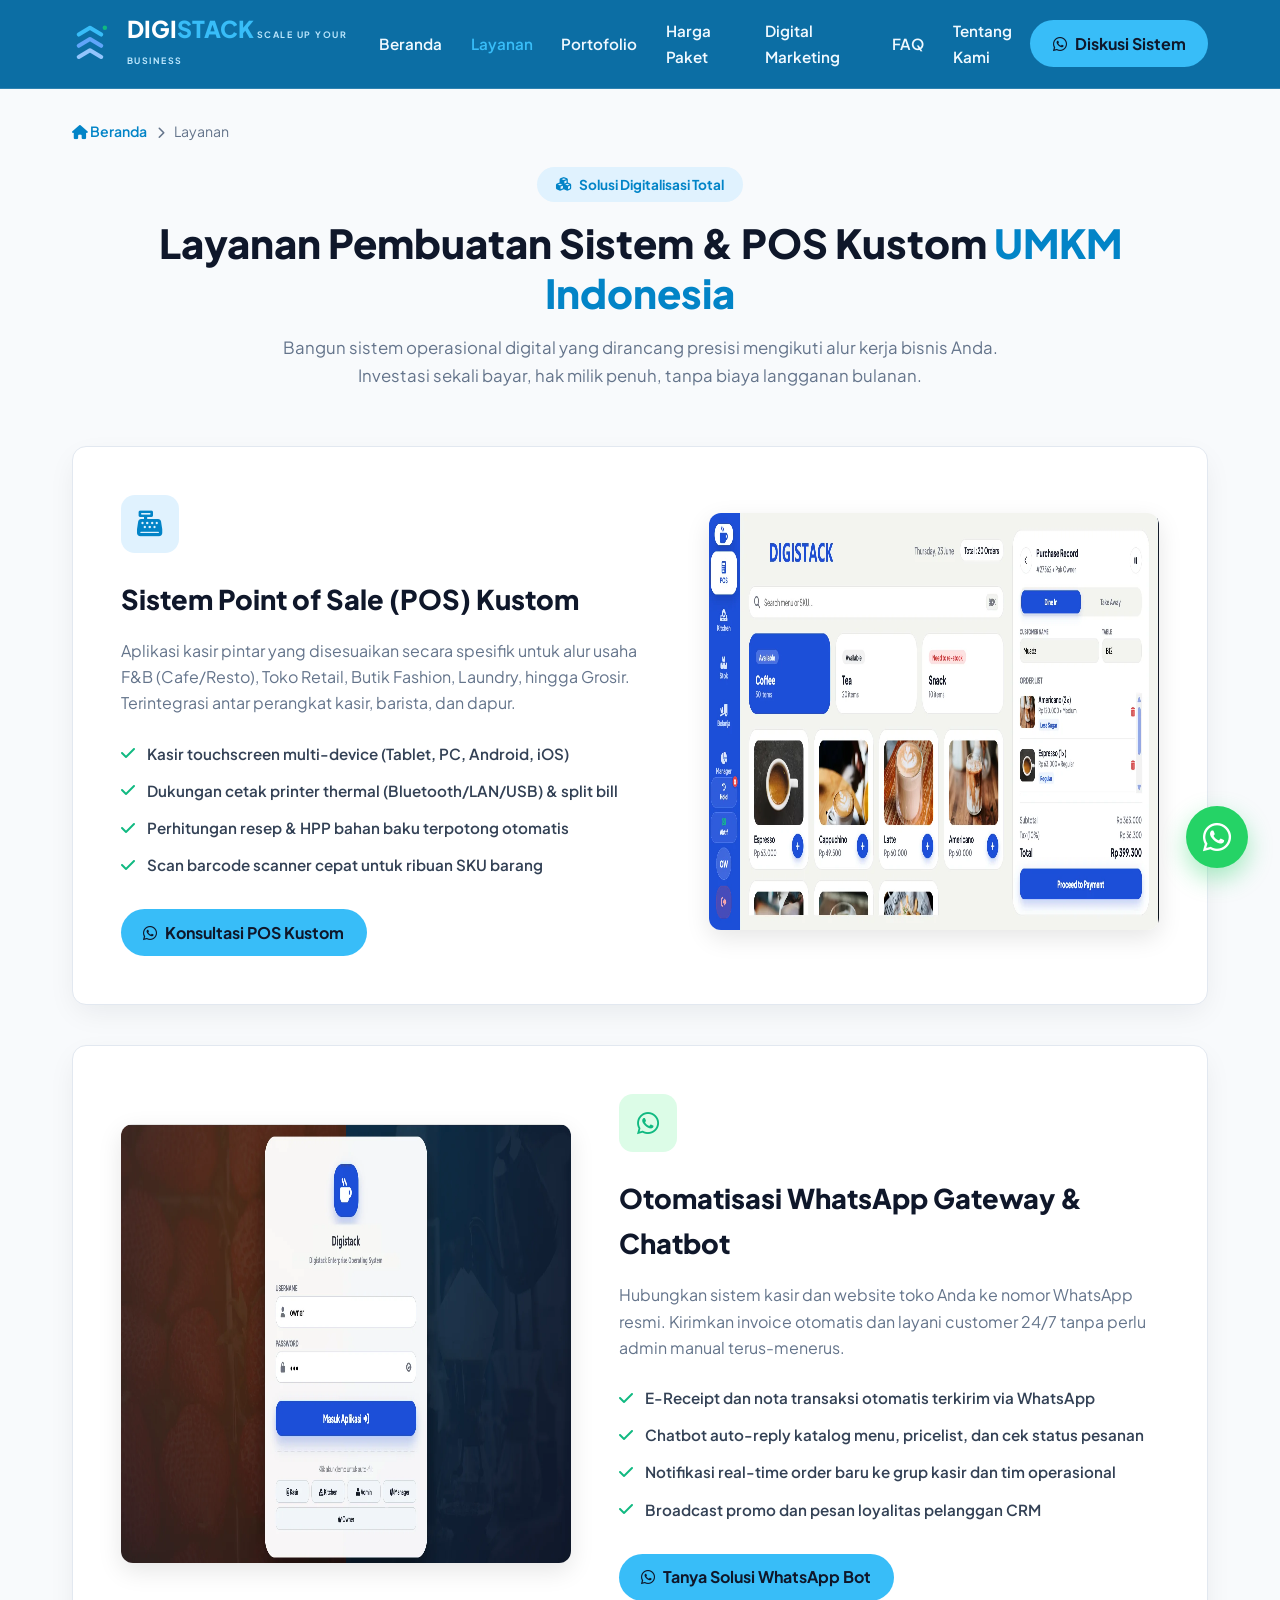
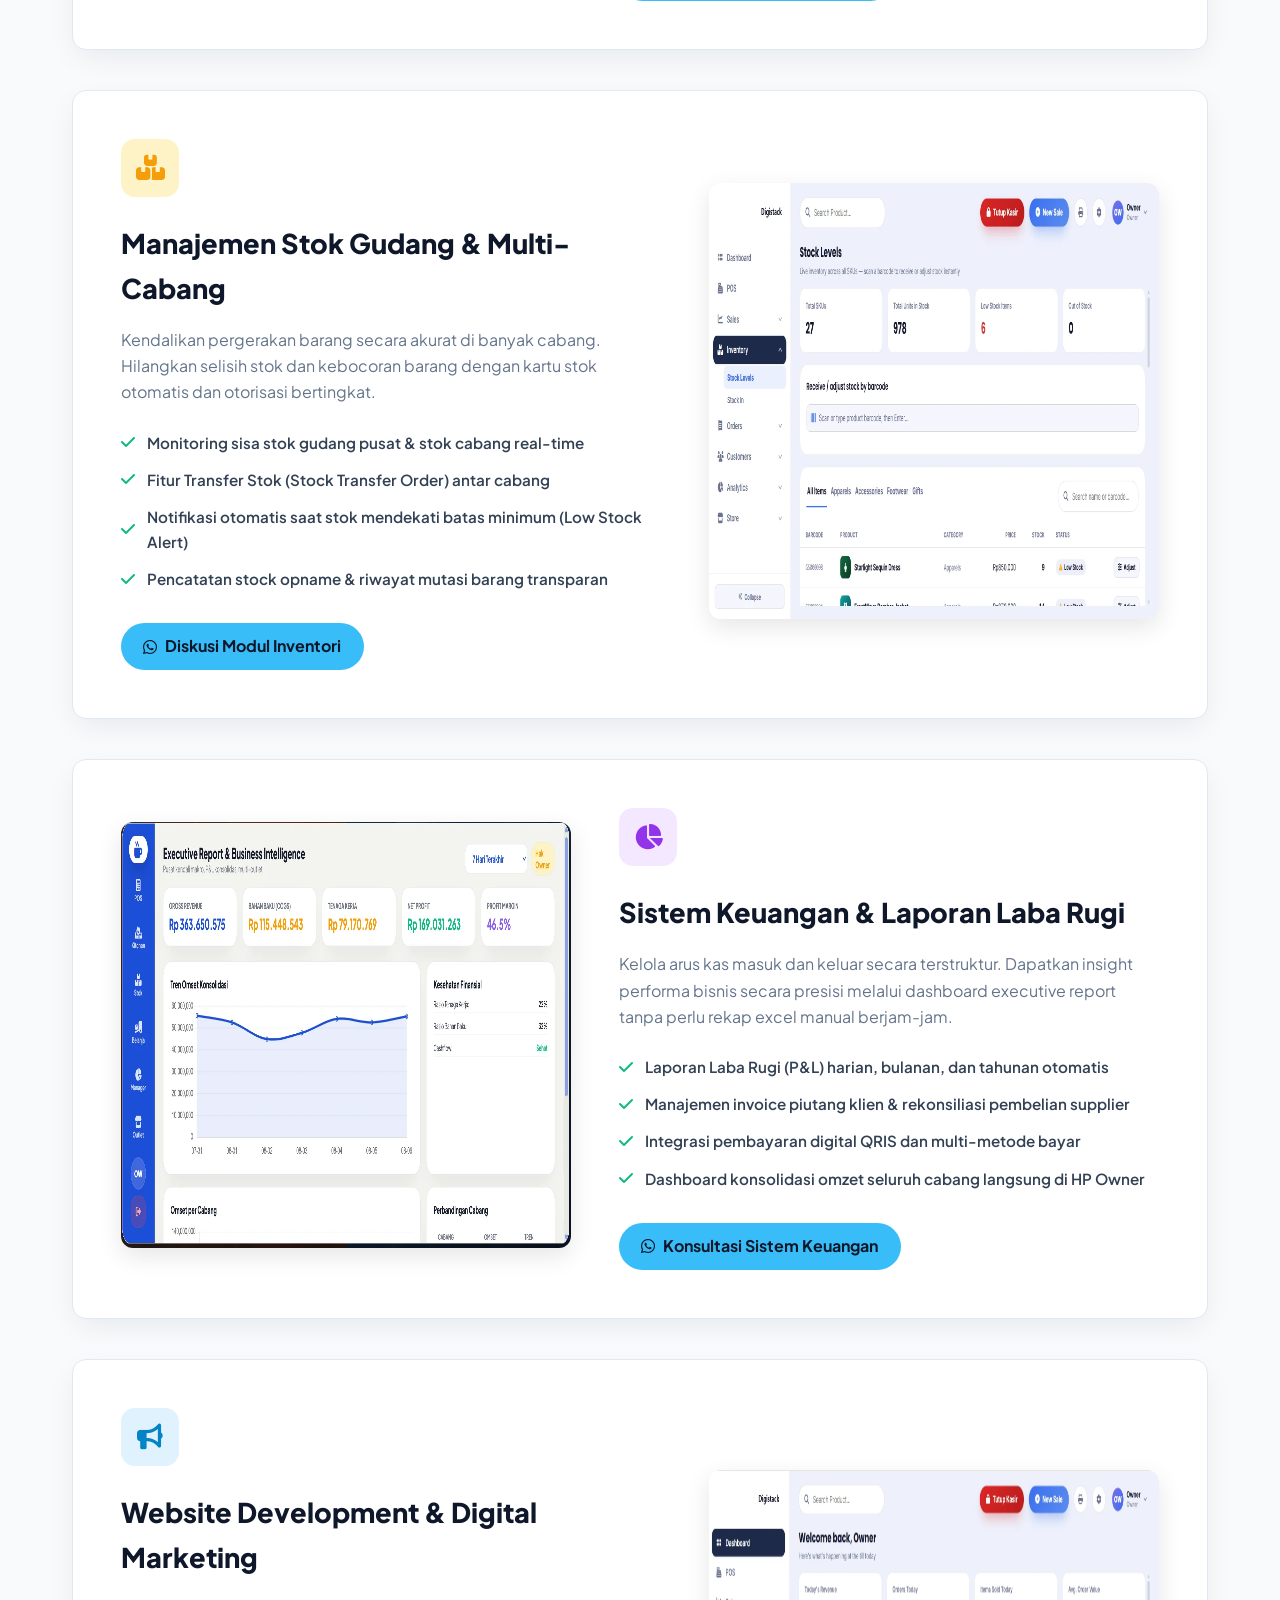
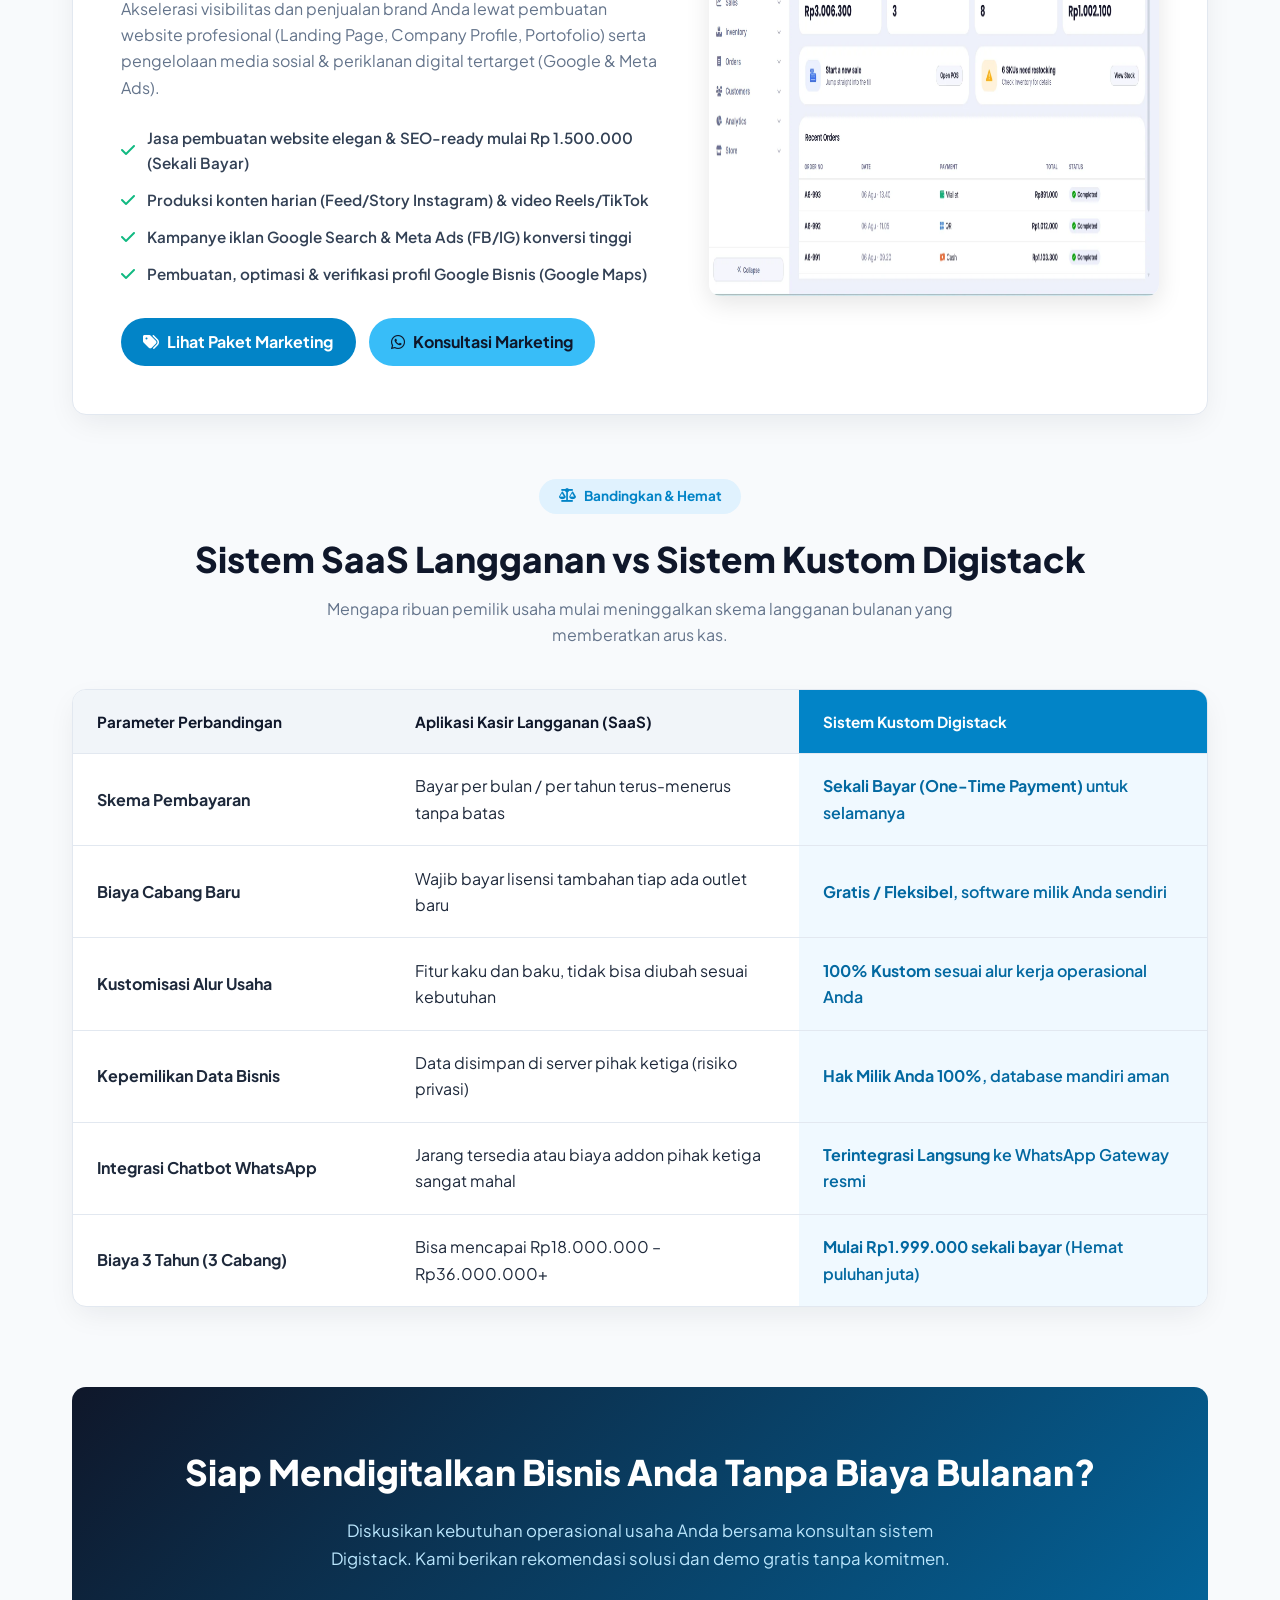
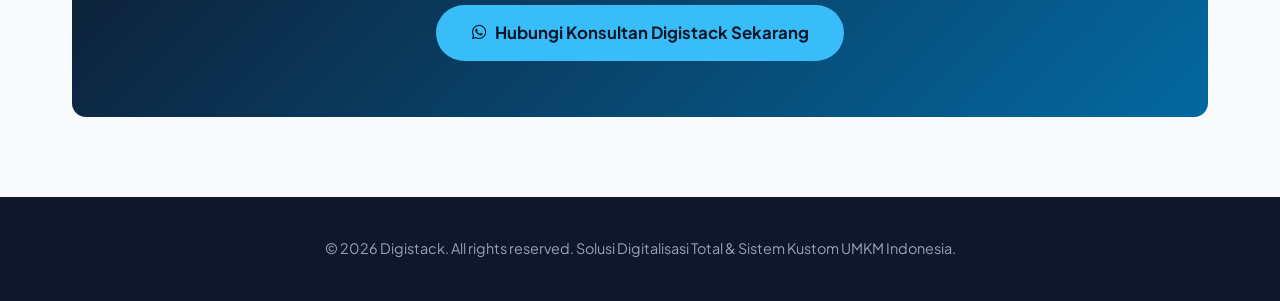
<file: layanan.html>
<!DOCTYPE html>
<html lang="id">
<head>
    <meta charset="UTF-8">
    <meta name="viewport" content="width=device-width, initial-scale=1.0">
    <title>Layanan Pembuatan Sistem & POS Kustom UMKM | Digistack</title>

    <!-- SEO & Social Meta (Standar PRD SEO Maksimal) -->
    <meta name="description" content="Katalog lengkap layanan Digistack: Sistem POS kasir kustom, chatbot WhatsApp, manajemen stok multi-cabang & laporan keuangan. Sekali bayar tanpa langganan.">
    <meta name="keywords" content="layanan pembuatan sistem kasir, software pos custom, integrasi chatbot whatsapp, manajemen stok multi outlet, sistem pembukuan umkm">
    <meta name="author" content="Digistack">
    <meta name="robots" content="index, follow">
    <link rel="canonical" href="https://digistack.site/layanan.html">

    <!-- Open Graph -->
    <meta property="og:type" content="website">
    <meta property="og:site_name" content="Digistack">
    <meta property="og:title" content="Layanan Pembuatan Sistem & POS Kustom UMKM | Digistack">
    <meta property="og:description" content="Katalog lengkap layanan software custom & POS kasir sekali bayar tanpa langganan bulanan dari Digistack.">
    <meta property="og:url" content="https://digistack.site/layanan.html">
    <meta property="og:image" content="https://digistack.site/assets/portfolio/cafepos-pos.png">
    <meta property="og:locale" content="id_ID">

    <link rel="icon" type="image/svg+xml" href="data:image/svg+xml,%3Csvg xmlns='http://www.w3.org/2000/svg' viewBox='0 0 90 90'%3E%3Cpath d='M15 25 L40 10 L65 25' stroke='%230284c7' stroke-width='9' fill='none' stroke-linecap='round' stroke-linejoin='round'/%3E%3Cpath d='M15 50 L40 35 L65 50' stroke='%230284c7' stroke-width='9' fill='none' stroke-linecap='round' stroke-linejoin='round'/%3E%3Cpath d='M15 75 L40 60 L65 75' stroke='%230284c7' stroke-width='9' fill='none' stroke-linecap='round' stroke-linejoin='round'/%3E%3C/svg%3E">

    <!-- Google Fonts & Font Awesome Icons -->
    <link rel="preconnect" href="https://fonts.googleapis.com">
    <link rel="preconnect" href="https://fonts.gstatic.com" crossorigin>
    <link href="https://fonts.googleapis.com/css2?family=Plus+Jakarta+Sans:wght@400;500;600;700;800&display=swap" rel="stylesheet">
    <link rel="stylesheet" href="https://cdnjs.cloudflare.com/ajax/libs/font-awesome/6.4.0/css/all.min.css">

    <!-- STRUCTURED DATA: SCHEMA.ORG JSON-LD -->
    <script type="application/ld+json">
    {
      "@context": "https://schema.org",
      "@graph": [
        {
          "@type": "BreadcrumbList",
          "itemListElement": [
            {
              "@type": "ListItem",
              "position": 1,
              "name": "Beranda",
              "item": "https://digistack.site/"
            },
            {
              "@type": "ListItem",
              "position": 2,
              "name": "Layanan",
              "item": "https://digistack.site/layanan.html"
            }
          ]
        },
        {
          "@type": "Service",
          "name": "Layanan Pembuatan Sistem Digitalisasi UMKM Digistack",
          "serviceType": "Custom Software Development",
          "provider": {
            "@type": "LocalBusiness",
            "name": "Digistack",
            "url": "https://digistack.site/"
          },
          "areaServed": "Indonesia",
          "description": "Layanan pembuatan sistem kasir POS, otomatisasi WhatsApp Gateway, manajemen persediaan multi-cabang, dan sistem pembukuan kustom untuk UMKM Indonesia."
        }
      ]
    }
    </script>

    <style>
        :root {
            --primary: #0284c7;
            --primary-dark: #0369a1;
            --secondary: #0f172a;
            --accent: #10b981;
            --bg-light: #f8fafc;
            --surface: #ffffff;
            --text-main: #1e293b;
            --text-muted: #64748b;
            --border-color: #e2e8f0;
            --radius: 14px;
            --shadow: 0 10px 30px -5px rgba(15, 23, 42, 0.08);
            --transition: all 0.3s ease;
        }

        * { margin: 0; padding: 0; box-sizing: border-box; font-family: 'Plus Jakarta Sans', sans-serif; }
        body { background: var(--bg-light); color: var(--text-main); line-height: 1.65; }
        a { text-decoration: none; color: inherit; }

        /* NAVBAR */
        header {
            position: fixed; top: 0; left: 0; width: 100%;
            background: rgba(3, 105, 161, 0.96); backdrop-filter: blur(12px);
            border-bottom: 1px solid rgba(255, 255, 255, 0.15); z-index: 1000;
        }
        .nav-container {
            max-width: 1200px; margin: 0 auto; padding: 1rem 2rem;
            display: flex; justify-content: space-between; align-items: center;
        }
        .brand-logo { display: flex; align-items: center; gap: 0.9rem; }
        .brand-title { font-weight: 800; font-size: 1.45rem; color: #ffffff; line-height: 1.1; }
        .brand-title span { color: #38bdf8; }
        .brand-tagline { font-weight: 700; font-size: 0.55rem; color: #bae6fd; letter-spacing: 1.5px; }
        .nav-links { display: flex; gap: 1.8rem; align-items: center; list-style: none; }
        .nav-links a { font-weight: 600; font-size: 0.95rem; color: #f0f9ff; transition: var(--transition); }
        .nav-links a:hover, .nav-links a.active { color: #38bdf8; }
        .btn-cyan {
            background: #38bdf8; color: #0f172a; font-weight: 700;
            padding: 0.65rem 1.4rem; border-radius: 99px; transition: var(--transition);
            display: inline-flex; align-items: center; justify-content: center; gap: 0.5rem;
            white-space: nowrap; flex-shrink: 0;
        }
        .btn-cyan:hover { background: #7dd3fc; transform: translateY(-2px); }

        /* BREADCRUMB */
        .breadcrumb-wrap {
            padding: 7.5rem 2rem 1.5rem; max-width: 1200px; margin: 0 auto;
        }
        .breadcrumb { display: flex; align-items: center; gap: 0.6rem; font-size: 0.88rem; color: var(--text-muted); }
        .breadcrumb a { color: var(--primary); font-weight: 600; }
        .breadcrumb a:hover { text-decoration: underline; }

        /* HEADER HERO */
        .page-header {
            max-width: 1200px; margin: 0 auto 3.5rem; padding: 0 2rem; text-align: center;
        }
        .page-badge {
            display: inline-flex; align-items: center; gap: 0.5rem;
            background: #e0f2fe; color: var(--primary); font-weight: 700;
            font-size: 0.85rem; padding: 0.4rem 1.2rem; border-radius: 99px; margin-bottom: 1rem;
        }
        h1.page-title {
            font-size: 2.5rem; font-weight: 800; color: var(--secondary);
            margin-bottom: 1rem; line-height: 1.25;
        }
        h1.page-title span { color: var(--primary); }
        .page-desc { max-width: 780px; margin: 0 auto; color: var(--text-muted); font-size: 1.05rem; }

        /* SERVICE GRID */
        .services-section { max-width: 1200px; margin: 0 auto 4rem; padding: 0 2rem; }
        .service-card-lg {
            background: var(--surface); border: 1px solid var(--border-color);
            border-radius: var(--radius); padding: 3rem; margin-bottom: 2.5rem;
            display: grid; grid-template-columns: 1.2fr 1fr; gap: 3rem; align-items: center;
            box-shadow: var(--shadow); transition: var(--transition);
        }
        .service-card-lg:hover { border-color: var(--primary); transform: translateY(-3px); }
        .service-card-lg.reversed { grid-template-columns: 1fr 1.2fr; }
        .service-card-lg.reversed .service-info { order: 2; }
        .service-card-lg.reversed .service-visual { order: 1; }
        .service-icon-box {
            width: 58px; height: 58px; background: #e0f2fe; color: var(--primary);
            border-radius: 14px; display: flex; align-items: center; justify-content: center;
            font-size: 1.6rem; margin-bottom: 1.5rem;
        }
        .service-info h2 { font-size: 1.7rem; font-weight: 800; color: var(--secondary); margin-bottom: 1rem; }
        .service-info p { color: var(--text-muted); margin-bottom: 1.5rem; font-size: 1rem; }
        .service-features { list-style: none; display: flex; flex-direction: column; gap: 0.75rem; margin-bottom: 2rem; }
        .service-features li { display: flex; align-items: center; gap: 0.75rem; font-size: 0.95rem; font-weight: 600; color: #334155; }
        .service-features li i { color: var(--accent); font-size: 1rem; }
        .service-visual img { width: 100%; border-radius: 12px; box-shadow: 0 8px 25px rgba(0,0,0,0.1); }

        /* COMPARISON TABLE */
        .comparison-section { max-width: 1200px; margin: 0 auto 5rem; padding: 0 2rem; }
        .table-wrap {
            background: var(--surface); border: 1px solid var(--border-color);
            border-radius: var(--radius); overflow-x: auto; box-shadow: var(--shadow);
        }
        table.comp-table { width: 100%; border-collapse: collapse; text-align: left; }
        table.comp-table th, table.comp-table td { padding: 1.2rem 1.5rem; border-bottom: 1px solid var(--border-color); }
        table.comp-table th { background: #f1f5f9; font-weight: 700; color: var(--secondary); font-size: 0.95rem; }
        table.comp-table th.highlight { background: #0284c7; color: #ffffff; }
        table.comp-table td.highlight { background: #f0f9ff; font-weight: 600; color: #0369a1; }
        table.comp-table tr:last-child td { border-bottom: none; }

        /* CTA */
        .cta-banner {
            max-width: 1200px; margin: 0 auto 5rem; padding: 0 2rem;
        }
        .cta-inner {
            background: linear-gradient(135deg, #0f172a 0%, #0369a1 100%);
            border-radius: var(--radius); padding: 3.5rem 3rem; text-align: center; color: #ffffff;
        }
        .cta-inner h2 { font-size: 2.2rem; font-weight: 800; margin-bottom: 1rem; }
        .cta-inner p { max-width: 650px; margin: 0 auto 2rem; color: #bae6fd; font-size: 1.05rem; }

        /* FOOTER */
        footer { background: var(--secondary); color: #94a3b8; padding: 2.5rem 2rem; text-align: center; font-size: 0.9rem; }

        /* FLOATING WHATSAPP */
        .floating-wa {
            position: fixed; bottom: 2rem; right: 2rem; width: 62px; height: 62px;
            background: #25d366; color: #ffffff; border-radius: 50%;
            display: flex; align-items: center; justify-content: center;
            font-size: 2rem; box-shadow: 0 10px 25px rgba(37, 211, 102, 0.4);
            z-index: 999; transition: var(--transition);
        }
        .floating-wa:hover { transform: scale(1.08); }

        @media (max-width: 900px) {
            .service-card-lg, .service-card-lg.reversed { grid-template-columns: 1fr; gap: 2rem; padding: 2rem; }
            .service-card-lg.reversed .service-info { order: 1; }
            .service-card-lg.reversed .service-visual { order: 2; }
            .nav-links { display: none; }
            h1.page-title { font-size: 2rem; }
        }
    </style>
</head>
<body>

    <!-- NAVBAR -->
    <header>
        <div class="nav-container">
            <a href="index.html" class="brand-logo">
                <svg width="45" height="45" viewBox="0 0 90 90" fill="none" xmlns="http://www.w3.org/2000/svg">
                    <path d="M 15 25 L 40 10 L 65 25" stroke="#38BDF8" stroke-width="9" stroke-linecap="round" stroke-linejoin="round"/>
                    <path d="M 15 50 L 40 35 L 65 50" stroke="#60A5FA" stroke-width="9" stroke-linecap="round" stroke-linejoin="round"/>
                    <path d="M 15 75 L 40 60 L 65 75" stroke="#93C5FD" stroke-width="9" stroke-linecap="round" stroke-linejoin="round"/>
                    <circle cx="73" cy="10" r="5" fill="#10B981"/>
                </svg>
                <div class="brand-text">
                    <span class="brand-title">DIGI<span>STACK</span></span>
                    <span class="brand-tagline">SCALE UP YOUR BUSINESS</span>
                </div>
            </a>
            <ul class="nav-links">
                <li><a href="index.html">Beranda</a></li>
                <li><a href="layanan.html" class="active">Layanan</a></li>
                <li><a href="galeri.html">Portofolio</a></li>
                <li><a href="index.html#harga">Harga Paket</a></li>
                <li><a href="index.html#digital-marketing">Digital Marketing</a></li>
                <li><a href="index.html#faq">FAQ</a></li>
                <li><a href="compro.html">Tentang Kami</a></li>
            </ul>
            <a href="https://wa.me/6282371728447" class="btn-cyan js-wa-link" data-service="Konsultasi Layanan">
                <i class="fa-brands fa-whatsapp"></i> Diskusi Sistem
            </a>
        </div>
    </header>

    <!-- BREADCRUMB -->
    <div class="breadcrumb-wrap">
        <nav class="breadcrumb" aria-label="Breadcrumb">
            <a href="index.html"><i class="fa-solid fa-house"></i> Beranda</a>
            <span><i class="fa-solid fa-chevron-right" style="font-size: 0.75rem;"></i></span>
            <span>Layanan</span>
        </nav>
    </div>

    <!-- PAGE HEADER -->
    <section class="page-header">
        <span class="page-badge"><i class="fa-solid fa-cubes"></i> Solusi Digitalisasi Total</span>
        <h1 class="page-title">Layanan Pembuatan Sistem & POS Kustom <span>UMKM Indonesia</span></h1>
        <p class="page-desc">Bangun sistem operasional digital yang dirancang presisi mengikuti alur kerja bisnis Anda. Investasi sekali bayar, hak milik penuh, tanpa biaya langganan bulanan.</p>
    </section>

    <!-- MAIN SERVICES SECTION -->
    <section class="services-section">
        
        <!-- Layanan 1: POS Kustom -->
        <article class="service-card-lg">
            <div class="service-info">
                <div class="service-icon-box"><i class="fa-solid fa-cash-register"></i></div>
                <h2>Sistem Point of Sale (POS) Kustom</h2>
                <p>Aplikasi kasir pintar yang disesuaikan secara spesifik untuk alur usaha F&B (Cafe/Resto), Toko Retail, Butik Fashion, Laundry, hingga Grosir. Terintegrasi antar perangkat kasir, barista, dan dapur.</p>
                <ul class="service-features">
                    <li><i class="fa-solid fa-check"></i> Kasir touchscreen multi-device (Tablet, PC, Android, iOS)</li>
                    <li><i class="fa-solid fa-check"></i> Dukungan cetak printer thermal (Bluetooth/LAN/USB) & split bill</li>
                    <li><i class="fa-solid fa-check"></i> Perhitungan resep & HPP bahan baku terpotong otomatis</li>
                    <li><i class="fa-solid fa-check"></i> Scan barcode scanner cepat untuk ribuan SKU barang</li>
                </ul>
                <a href="https://wa.me/6282371728447" class="btn-cyan js-wa-link" data-service="Sistem POS Kustom">
                    <i class="fa-brands fa-whatsapp"></i> Konsultasi POS Kustom
                </a>
            </div>
            <div class="service-visual">
                <picture>
                    <source srcset="assets/portfolio/cafepos-pos.webp" type="image/webp">
                    <img src="assets/portfolio/cafepos-pos.png" width="960" height="417" loading="lazy" alt="Sistem Kasir POS Kustom Digistack Cafe dan Resto">
                </picture>
            </div>
        </article>

        <!-- Layanan 2: Chatbot WhatsApp -->
        <article class="service-card-lg reversed">
            <div class="service-info">
                <div class="service-icon-box" style="background:#dcfce7; color:#10b981;"><i class="fa-brands fa-whatsapp"></i></div>
                <h2>Otomatisasi WhatsApp Gateway & Chatbot</h2>
                <p>Hubungkan sistem kasir dan website toko Anda ke nomor WhatsApp resmi. Kirimkan invoice otomatis dan layani customer 24/7 tanpa perlu admin manual terus-menerus.</p>
                <ul class="service-features">
                    <li><i class="fa-solid fa-check"></i> E-Receipt dan nota transaksi otomatis terkirim via WhatsApp</li>
                    <li><i class="fa-solid fa-check"></i> Chatbot auto-reply katalog menu, pricelist, dan cek status pesanan</li>
                    <li><i class="fa-solid fa-check"></i> Notifikasi real-time order baru ke grup kasir dan tim operasional</li>
                    <li><i class="fa-solid fa-check"></i> Broadcast promo dan pesan loyalitas pelanggan CRM</li>
                </ul>
                <a href="https://wa.me/6282371728447" class="btn-cyan js-wa-link" data-service="WhatsApp Gateway & Bot">
                    <i class="fa-brands fa-whatsapp"></i> Tanya Solusi WhatsApp Bot
                </a>
            </div>
            <div class="service-visual">
                <picture>
                    <source srcset="assets/portfolio/cafepos-login.webp" type="image/webp">
                    <img src="assets/portfolio/cafepos-login.png" width="960" height="439" loading="lazy" alt="Integrasi Chatbot WhatsApp Gateway Digistack">
                </picture>
            </div>
        </article>

        <!-- Layanan 3: Manajemen Stok & Multi-Cabang -->
        <article class="service-card-lg">
            <div class="service-info">
                <div class="service-icon-box" style="background:#fef3c7; color:#f59e0b;"><i class="fa-solid fa-boxes-stacked"></i></div>
                <h2>Manajemen Stok Gudang & Multi-Cabang</h2>
                <p>Kendalikan pergerakan barang secara akurat di banyak cabang. Hilangkan selisih stok dan kebocoran barang dengan kartu stok otomatis dan otorisasi bertingkat.</p>
                <ul class="service-features">
                    <li><i class="fa-solid fa-check"></i> Monitoring sisa stok gudang pusat & stok cabang real-time</li>
                    <li><i class="fa-solid fa-check"></i> Fitur Transfer Stok (Stock Transfer Order) antar cabang</li>
                    <li><i class="fa-solid fa-check"></i> Notifikasi otomatis saat stok mendekati batas minimum (Low Stock Alert)</li>
                    <li><i class="fa-solid fa-check"></i> Pencatatan stock opname & riwayat mutasi barang transparan</li>
                </ul>
                <a href="https://wa.me/6282371728447" class="btn-cyan js-wa-link" data-service="Manajemen Stok & Cabang">
                    <i class="fa-brands fa-whatsapp"></i> Diskusi Modul Inventori
                </a>
            </div>
            <div class="service-visual">
                <picture>
                    <source srcset="assets/portfolio/glamstitch-stock.webp" type="image/webp">
                    <img src="assets/portfolio/glamstitch-stock.png" width="960" height="436" loading="lazy" alt="Manajemen Stok Gudang Multi-Cabang Digistack">
                </picture>
            </div>
        </article>

        <!-- Layanan 4: Finance & Laporan Laba Rugi -->
        <article class="service-card-lg reversed">
            <div class="service-info">
                <div class="service-icon-box" style="background:#f3e8ff; color:#9333ea;"><i class="fa-solid fa-chart-pie"></i></div>
                <h2>Sistem Keuangan & Laporan Laba Rugi</h2>
                <p>Kelola arus kas masuk dan keluar secara terstruktur. Dapatkan insight performa bisnis secara presisi melalui dashboard executive report tanpa perlu rekap excel manual berjam-jam.</p>
                <ul class="service-features">
                    <li><i class="fa-solid fa-check"></i> Laporan Laba Rugi (P&L) harian, bulanan, dan tahunan otomatis</li>
                    <li><i class="fa-solid fa-check"></i> Manajemen invoice piutang klien & rekonsiliasi pembelian supplier</li>
                    <li><i class="fa-solid fa-check"></i> Integrasi pembayaran digital QRIS dan multi-metode bayar</li>
                    <li><i class="fa-solid fa-check"></i> Dashboard konsolidasi omzet seluruh cabang langsung di HP Owner</li>
                </ul>
                <a href="https://wa.me/6282371728447" class="btn-cyan js-wa-link" data-service="Sistem Keuangan & Finance">
                    <i class="fa-brands fa-whatsapp"></i> Konsultasi Sistem Keuangan
                </a>
            </div>
            <div class="service-visual">
                <picture>
                    <source srcset="assets/portfolio/cafepos-report.webp" type="image/webp">
                    <img src="assets/portfolio/cafepos-report.png" width="960" height="426" loading="lazy" alt="Executive Report Laporan Laba Rugi Digistack">
                </picture>
            </div>
        </article>

        <!-- Layanan 5: Website & Digital Marketing -->
        <article class="service-card-lg">
            <div class="service-info">
                <div class="service-icon-box" style="background:#e0f2fe; color:#0284c7;"><i class="fa-solid fa-bullhorn"></i></div>
                <h2>Website Development &amp; Digital Marketing</h2>
                <p>Akselerasi visibilitas dan penjualan brand Anda lewat pembuatan website profesional (Landing Page, Company Profile, Portofolio) serta pengelolaan media sosial &amp; periklanan digital tertarget (Google &amp; Meta Ads).</p>
                <ul class="service-features">
                    <li><i class="fa-solid fa-check"></i> Jasa pembuatan website elegan &amp; SEO-ready mulai Rp 1.500.000 (Sekali Bayar)</li>
                    <li><i class="fa-solid fa-check"></i> Produksi konten harian (Feed/Story Instagram) &amp; video Reels/TikTok</li>
                    <li><i class="fa-solid fa-check"></i> Kampanye iklan Google Search &amp; Meta Ads (FB/IG) konversi tinggi</li>
                    <li><i class="fa-solid fa-check"></i> Pembuatan, optimasi &amp; verifikasi profil Google Bisnis (Google Maps)</li>
                </ul>
                <div style="display: flex; gap: 0.8rem; flex-wrap: wrap; margin-top: 1.2rem;">
                    <a href="index.html#digital-marketing" class="btn-cyan" style="background:#0284c7; color:#fff;">
                        <i class="fa-solid fa-tags"></i> Lihat Paket Marketing
                    </a>
                    <a href="https://wa.me/6282371728447?text=Halo%20Digistack,%20saya%20tertarik%20dengan%20Jasa%20Website%20%26%20Digital%20Marketing" class="btn-cyan js-wa-link" data-service="Website & Marketing Layanan">
                        <i class="fa-brands fa-whatsapp"></i> Konsultasi Marketing
                    </a>
                </div>
            </div>
            <div class="service-visual">
                <picture>
                    <source srcset="assets/portfolio/glamstitch-dashboard.webp" type="image/webp">
                    <img src="assets/portfolio/glamstitch-dashboard.png" width="960" height="426" loading="lazy" alt="Jasa Website dan Digital Marketing Digistack">
                </picture>
            </div>
        </article>

    </section>

    <!-- HEAD-TO-HEAD COMPARISON SECTION -->
    <section class="comparison-section">
        <div style="text-align: center; margin-bottom: 2.5rem;">
            <span class="page-badge"><i class="fa-solid fa-scale-balanced"></i> Bandingkan & Hemat</span>
            <h2 style="font-size: 2.2rem; font-weight: 800; color: var(--secondary);">Sistem SaaS Langganan vs Sistem Kustom Digistack</h2>
            <p style="color: var(--text-muted); max-width: 700px; margin: 0.5rem auto 0;">Mengapa ribuan pemilik usaha mulai meninggalkan skema langganan bulanan yang memberatkan arus kas.</p>
        </div>

        <div class="table-wrap">
            <table class="comp-table">
                <thead>
                    <tr>
                        <th style="width: 28%;">Parameter Perbandingan</th>
                        <th style="width: 36%;">Aplikasi Kasir Langganan (SaaS)</th>
                        <th class="highlight" style="width: 36%;">Sistem Kustom Digistack</th>
                    </tr>
                </thead>
                <tbody>
                    <tr>
                        <td><strong>Skema Pembayaran</strong></td>
                        <td>Bayar per bulan / per tahun terus-menerus tanpa batas</td>
                        <td class="highlight"><strong>Sekali Bayar (One-Time Payment)</strong> untuk selamanya</td>
                    </tr>
                    <tr>
                        <td><strong>Biaya Cabang Baru</strong></td>
                        <td>Wajib bayar lisensi tambahan tiap ada outlet baru</td>
                        <td class="highlight"><strong>Gratis / Fleksibel</strong>, software milik Anda sendiri</td>
                    </tr>
                    <tr>
                        <td><strong>Kustomisasi Alur Usaha</strong></td>
                        <td>Fitur kaku dan baku, tidak bisa diubah sesuai kebutuhan</td>
                        <td class="highlight"><strong>100% Kustom</strong> sesuai alur kerja operasional Anda</td>
                    </tr>
                    <tr>
                        <td><strong>Kepemilikan Data Bisnis</strong></td>
                        <td>Data disimpan di server pihak ketiga (risiko privasi)</td>
                        <td class="highlight"><strong>Hak Milik Anda 100%</strong>, database mandiri aman</td>
                    </tr>
                    <tr>
                        <td><strong>Integrasi Chatbot WhatsApp</strong></td>
                        <td>Jarang tersedia atau biaya addon pihak ketiga sangat mahal</td>
                        <td class="highlight"><strong>Terintegrasi Langsung</strong> ke WhatsApp Gateway resmi</td>
                    </tr>
                    <tr>
                        <td><strong>Biaya 3 Tahun (3 Cabang)</strong></td>
                        <td>Bisa mencapai Rp18.000.000 – Rp36.000.000+</td>
                        <td class="highlight"><strong>Mulai Rp1.999.000 sekali bayar</strong> (Hemat puluhan juta)</td>
                    </tr>
                </tbody>
            </table>
        </div>
    </section>

    <!-- CTA BANNER -->
    <section class="cta-banner">
        <div class="cta-inner">
            <h2>Siap Mendigitalkan Bisnis Anda Tanpa Biaya Bulanan?</h2>
            <p>Diskusikan kebutuhan operasional usaha Anda bersama konsultan sistem Digistack. Kami berikan rekomendasi solusi dan demo gratis tanpa komitmen.</p>
            <a href="https://wa.me/6282371728447" class="btn-cyan js-wa-link" data-service="Konsultasi & Live Demo Layanan" style="font-size: 1.05rem; padding: 0.9rem 2.2rem;">
                <i class="fa-brands fa-whatsapp"></i> Hubungi Konsultan Digistack Sekarang
            </a>
        </div>
    </section>

    <!-- FOOTER -->
    <footer>
        <p>&copy; 2026 Digistack. All rights reserved. Solusi Digitalisasi Total & Sistem Kustom UMKM Indonesia.</p>
    </footer>

    <!-- FLOATING WHATSAPP -->
    <a href="https://wa.me/6282371728447" class="floating-wa js-wa-link" data-service="Floating WhatsApp Layanan" title="Hubungi Kami di WhatsApp">
        <i class="fa-brands fa-whatsapp"></i>
    </a>

    <!-- MAIN SCRIPT -->
    <script src="assets/js/main.js"></script>
</body>
</html>
</file>
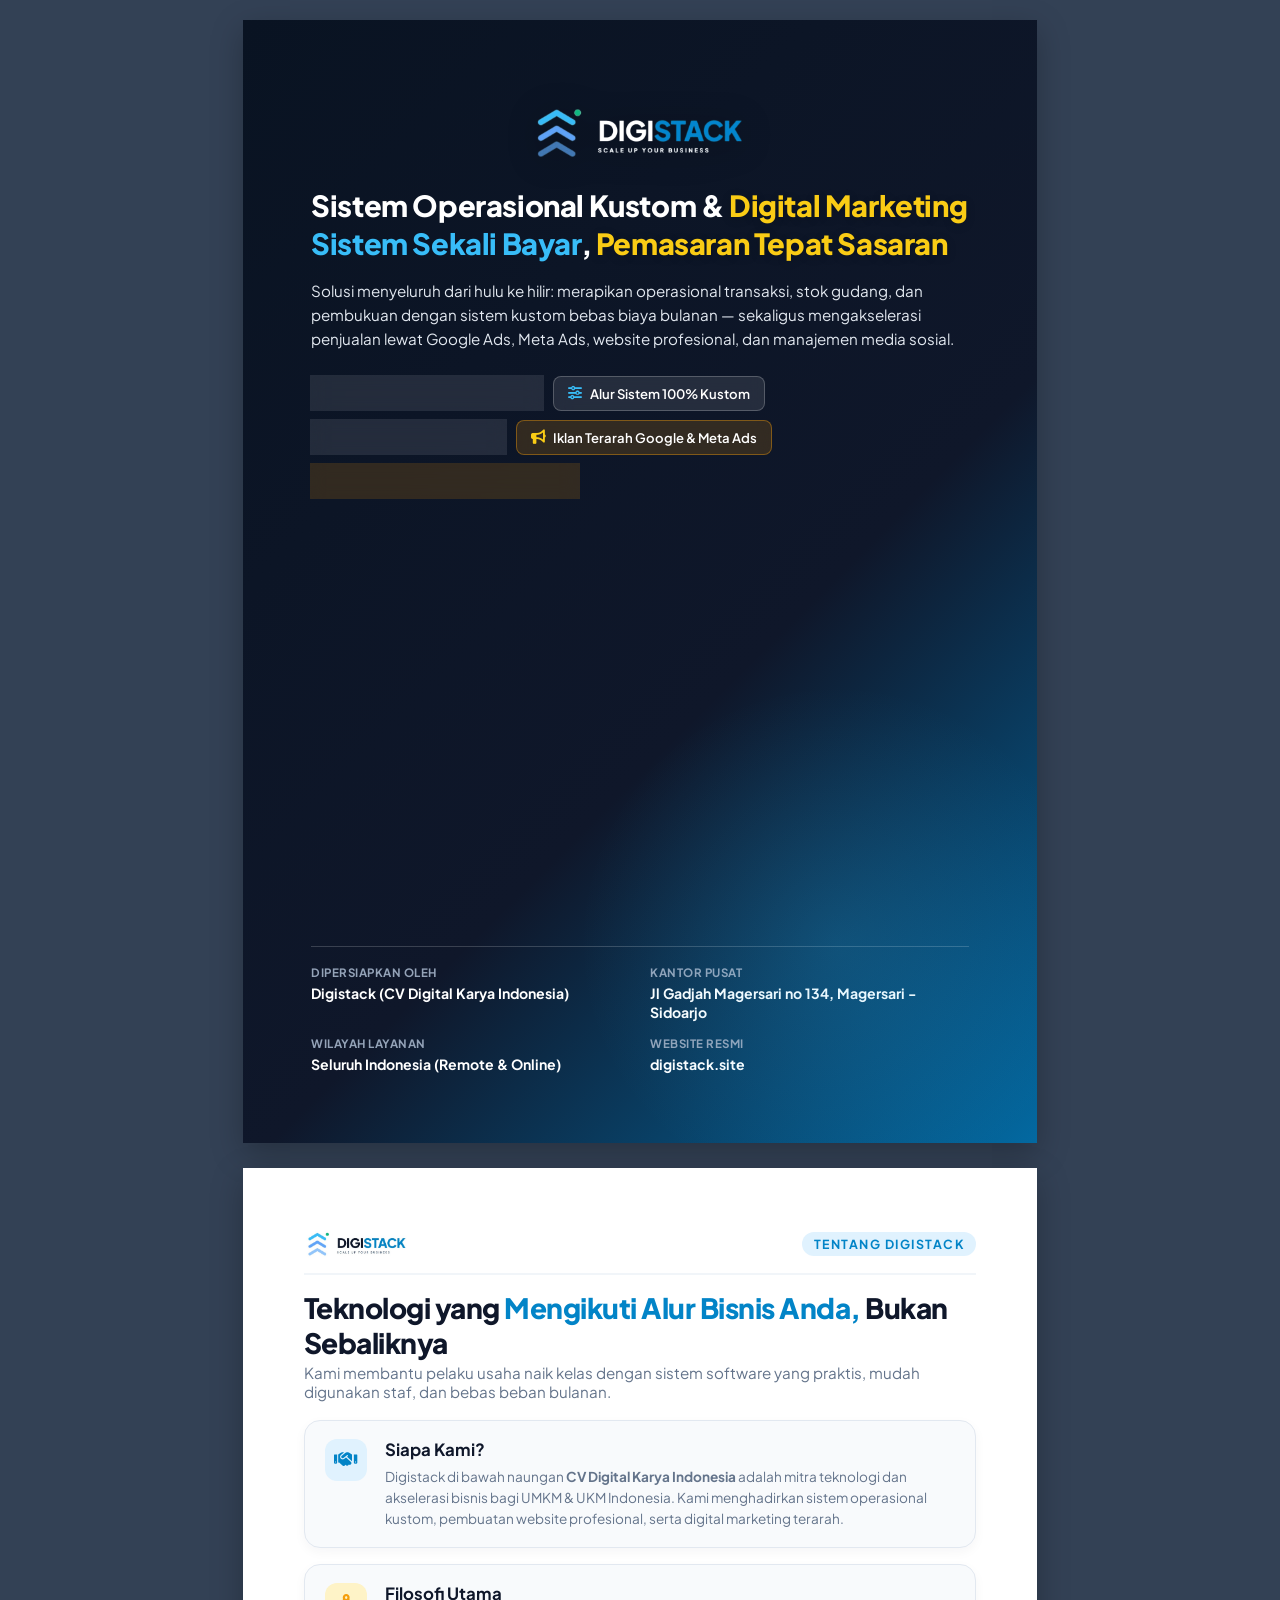
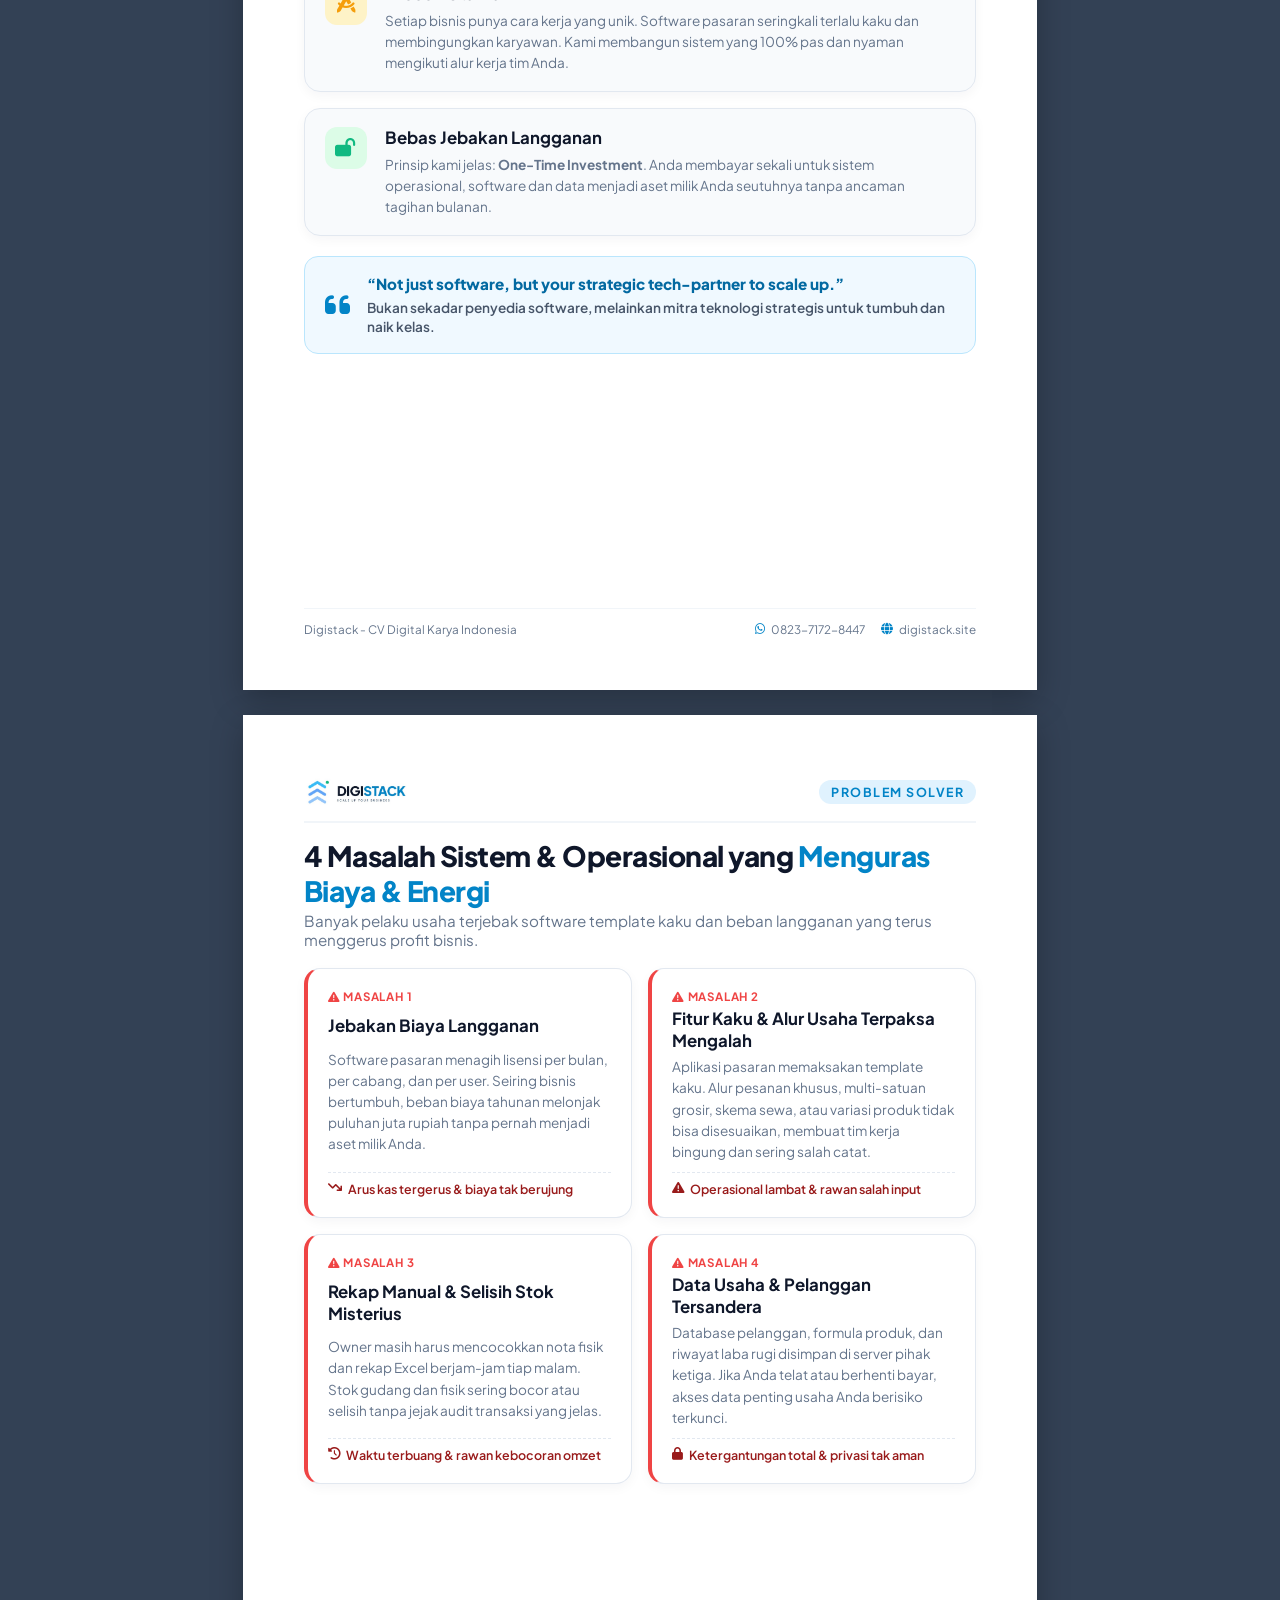
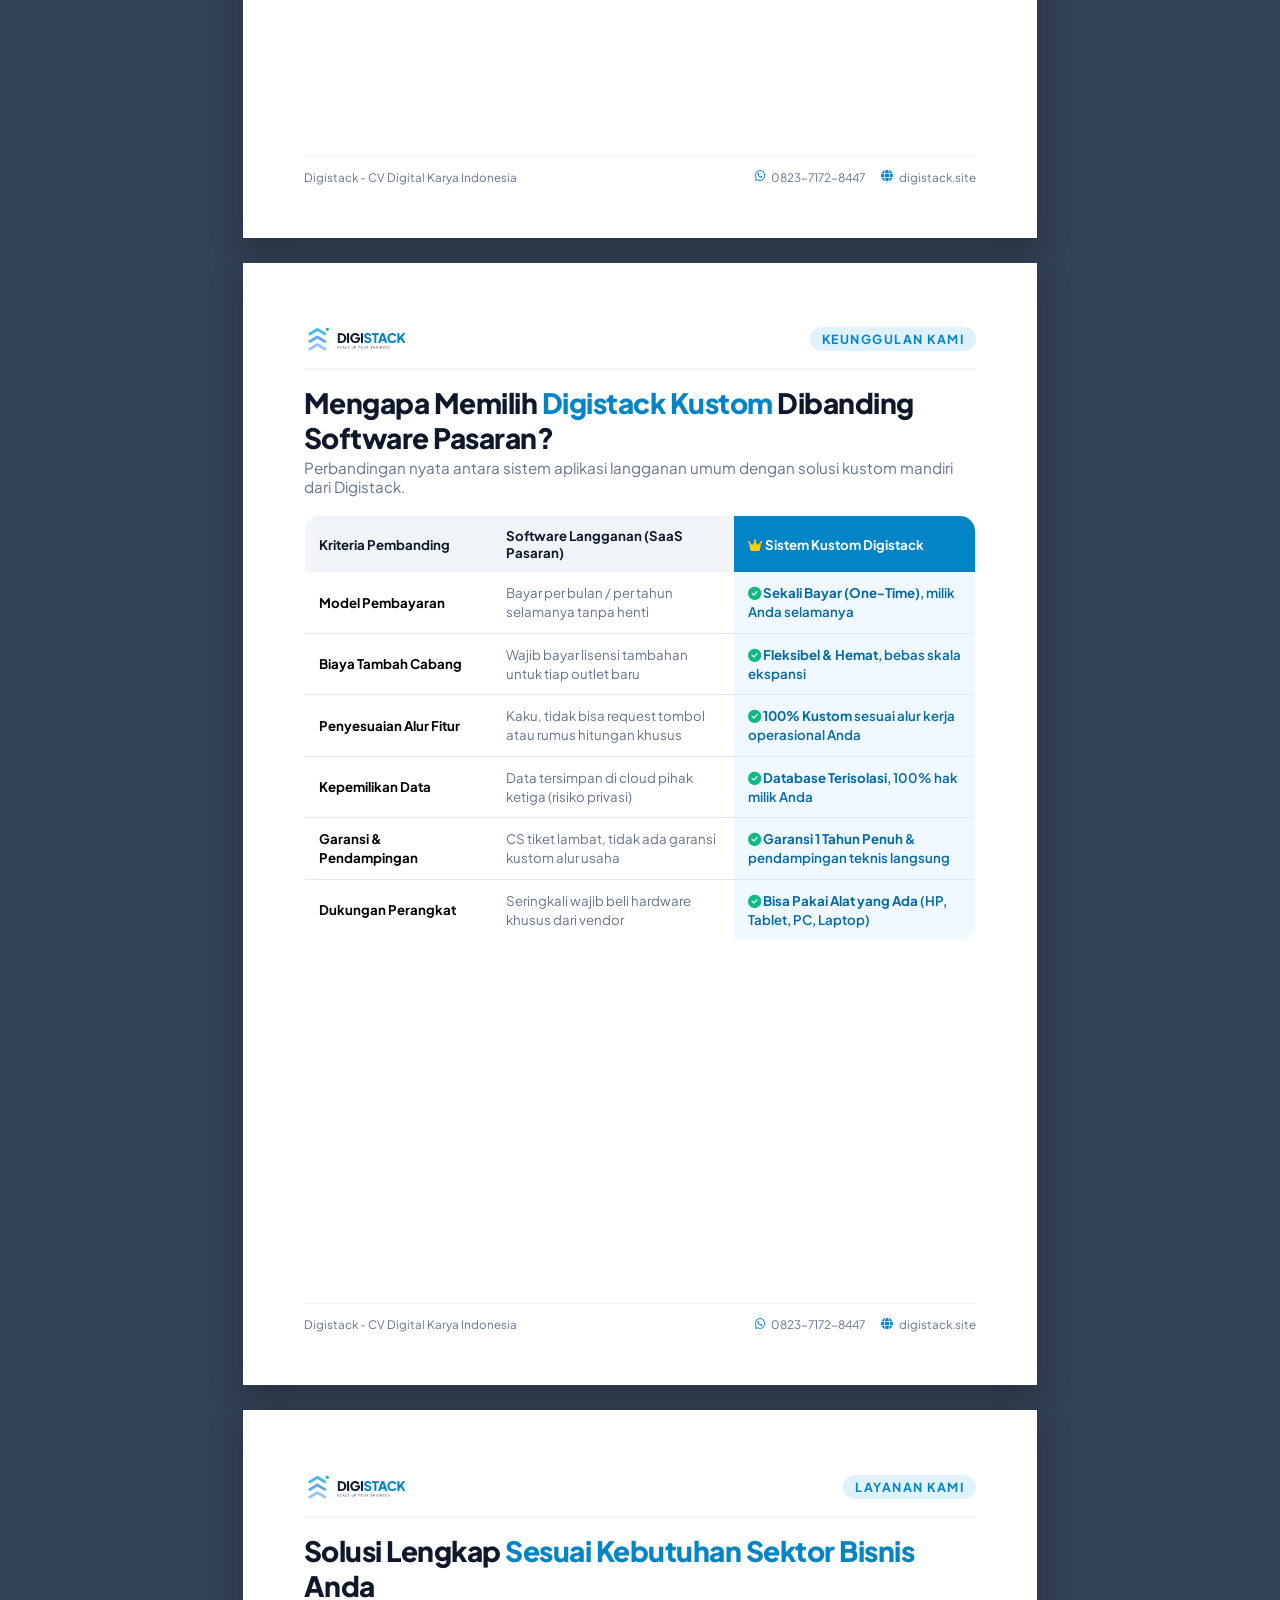
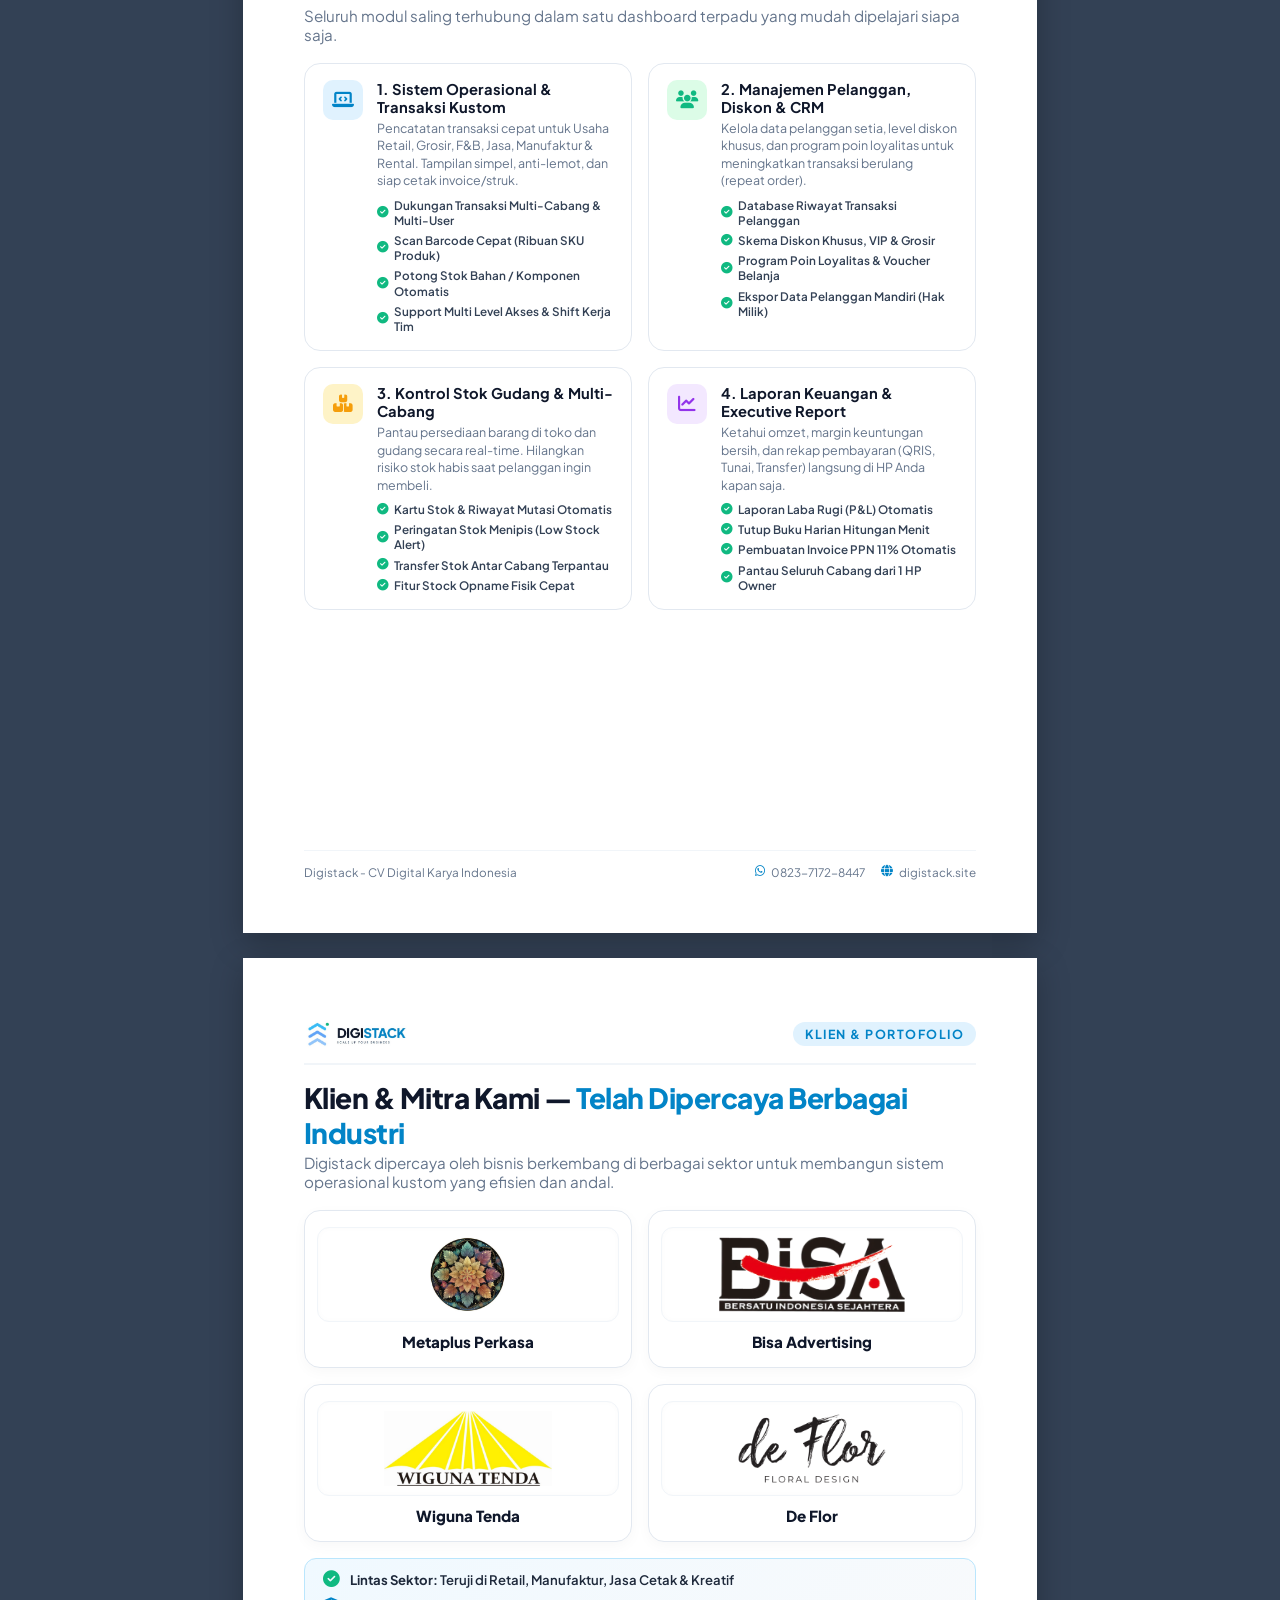
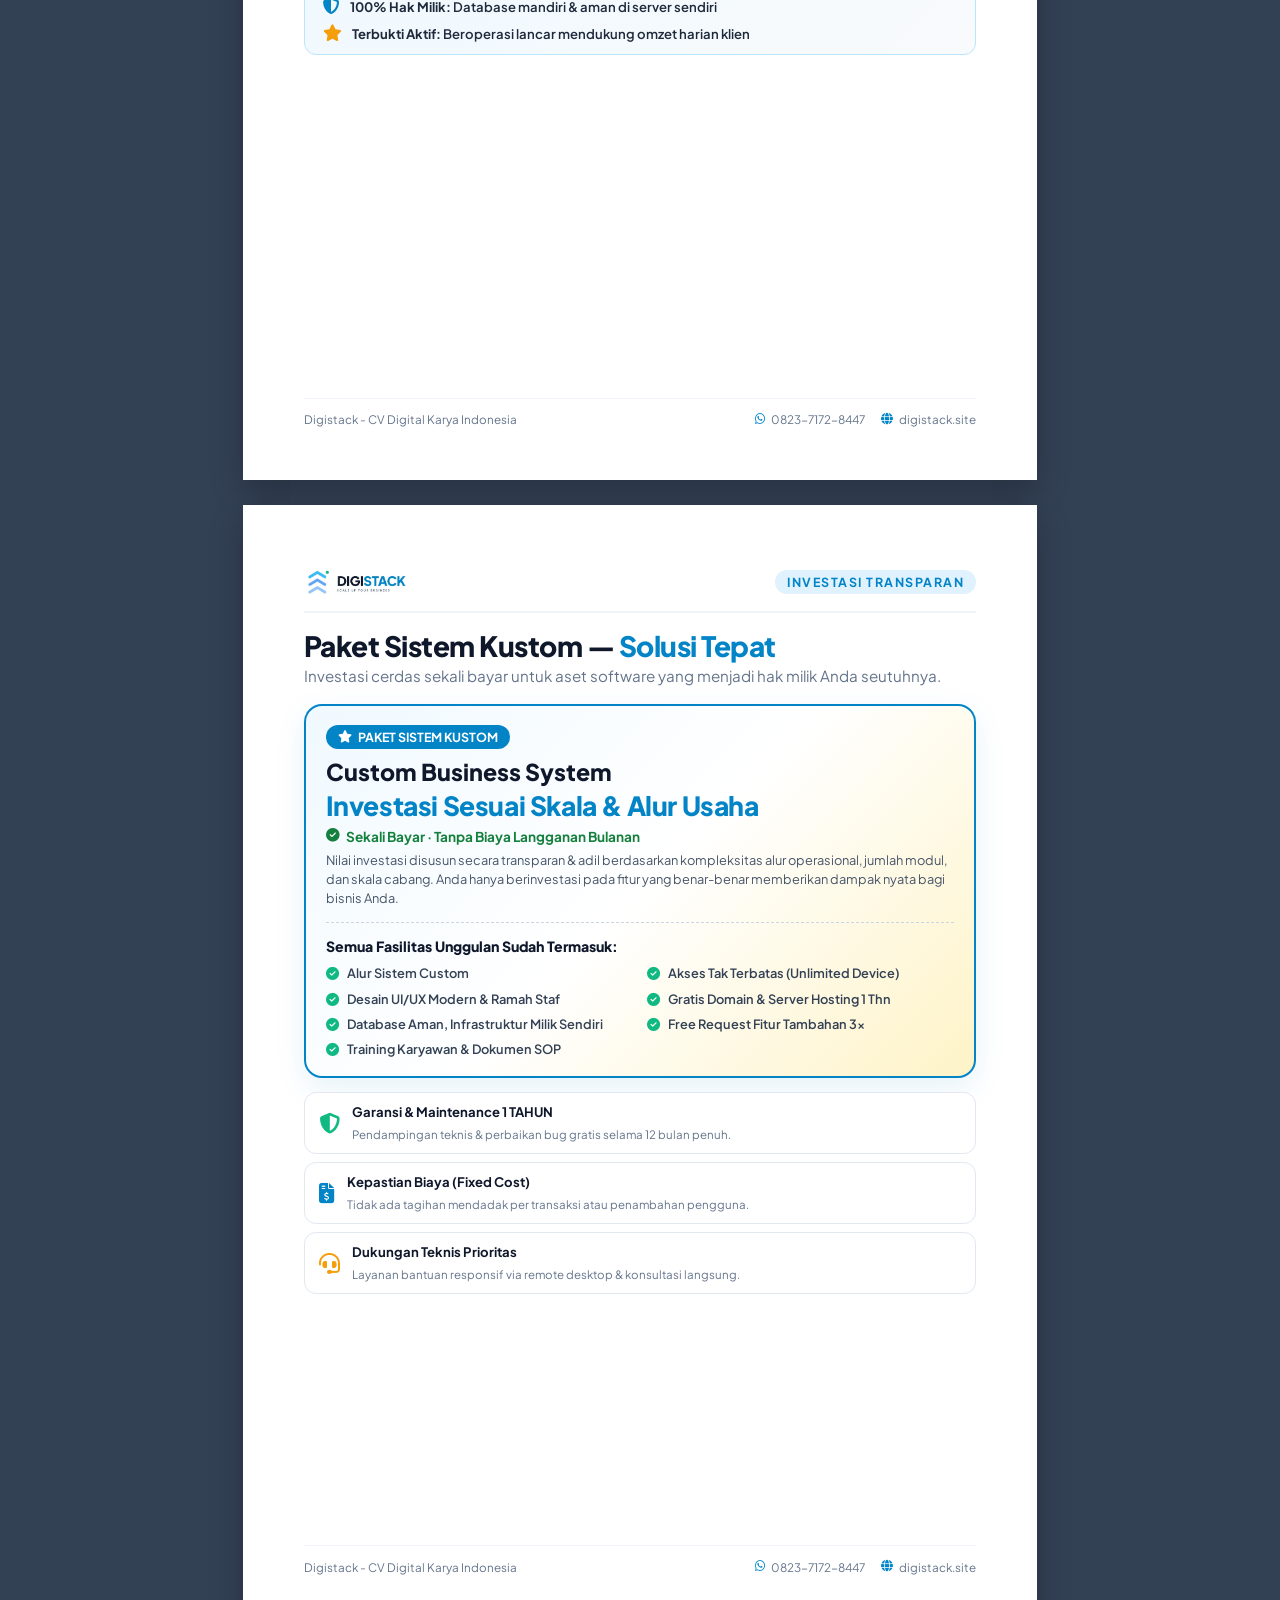
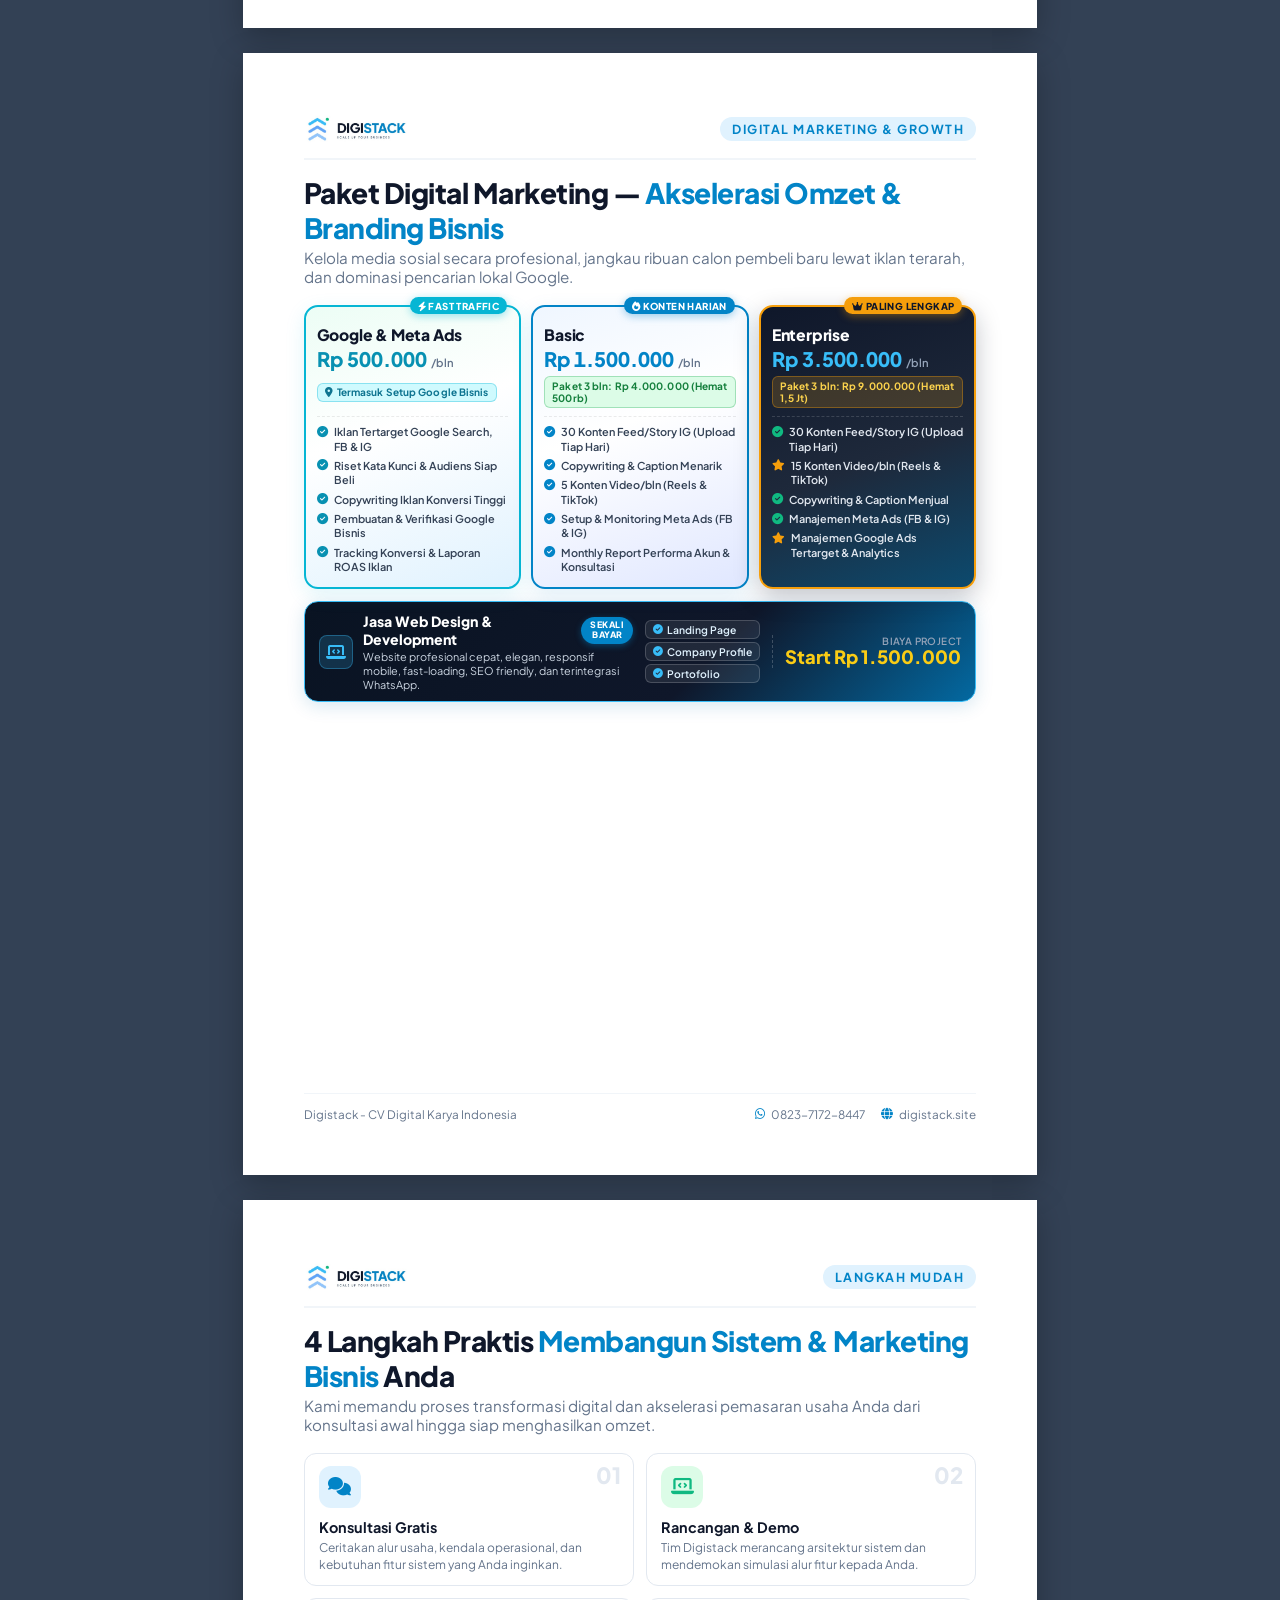
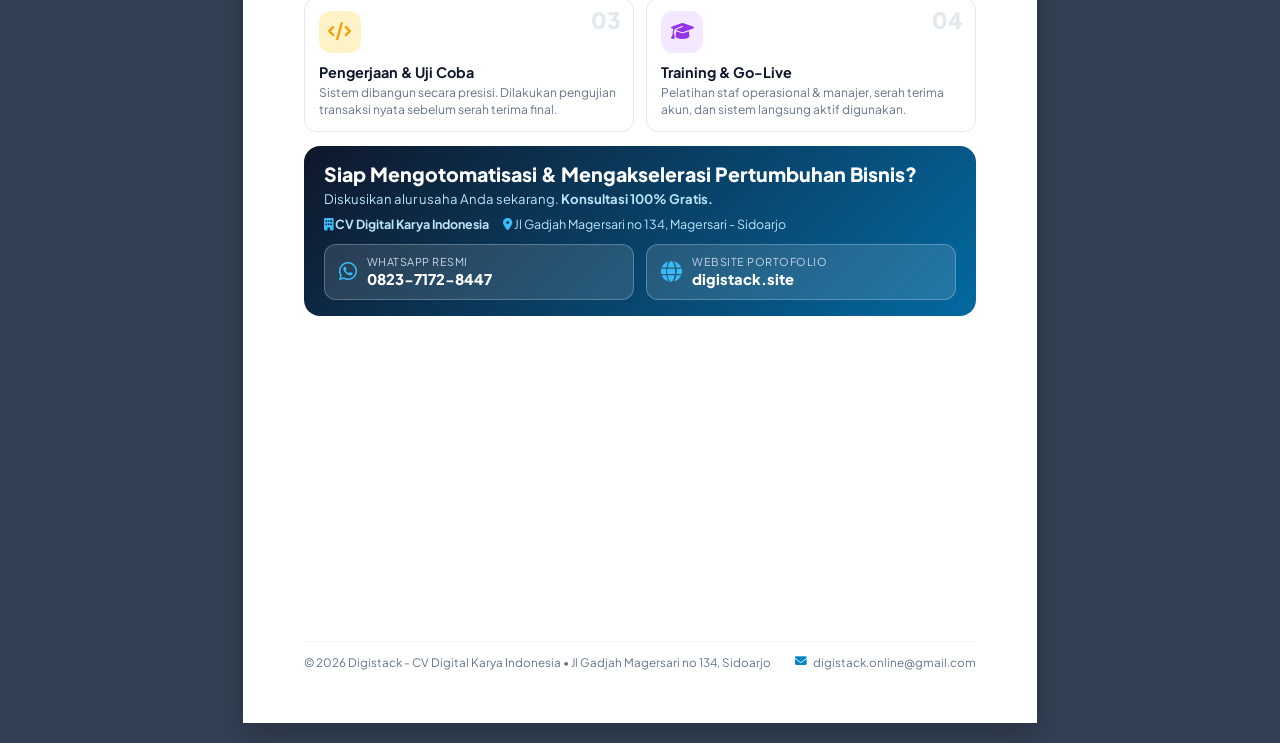
<file: pitch-deck.html>
<!DOCTYPE html>
<html lang="id">
<head>
    <meta charset="UTF-8">
    <meta name="viewport" content="width=device-width, initial-scale=1.0">
    <title>Pitch Deck Digistack - Solusi Sistem Kustom UMKM &amp; UKM</title>
    <link rel="preconnect" href="https://fonts.googleapis.com">
    <link rel="preconnect" href="https://fonts.gstatic.com" crossorigin>
    <link href="https://fonts.googleapis.com/css2?family=Plus+Jakarta+Sans:wght@400;500;600;700;800&display=swap" rel="stylesheet">
    <link rel="stylesheet" href="https://cdnjs.cloudflare.com/ajax/libs/font-awesome/6.4.0/css/all.min.css">
    <style>
        :root {
            --primary: #0284c7;
            --primary-dark: #0369a1;
            --primary-light: #e0f2fe;
            --secondary: #0f172a;
            --navy-surface: #1e293b;
            --accent: #10b981;
            --accent-gold: #f59e0b;
            --gold-light: #fef3c7;
            --text-dark: #0f172a;
            --text-muted: #64748b;
            --bg-page: #f8fafc;
            --border-color: #e2e8f0;
            --radius-lg: 16px;
            --radius-md: 10px;
        }

        @page {
            size: 210mm 297mm; /* A4 Portrait */
            margin: 0;
        }

        * {
            box-sizing: border-box;
            margin: 0;
            padding: 0;
            font-family: 'Plus Jakarta Sans', -apple-system, sans-serif;
            -webkit-print-color-adjust: exact;
            print-color-adjust: exact;
        }

        body {
            background-color: #334155;
            margin: 0;
            padding: 20px 0;
            display: flex;
            flex-direction: column;
            align-items: center;
            gap: 25px;
        }

        .slide {
            width: 210mm;
            height: 297mm;
            min-height: 297mm;
            max-height: 297mm;
            background: #ffffff;
            position: relative;
            overflow: hidden;
            padding: 16mm 16mm 14mm 16mm;
            display: flex;
            flex-direction: column;
            justify-content: space-between;
            page-break-after: always;
            break-after: page;
            box-shadow: 0 10px 30px rgba(0, 0, 0, 0.25);
        }

        @media print {
            body {
                background: none;
                padding: 0;
                gap: 0;
            }
            .slide {
                box-shadow: none;
                margin: 0;
            }
        }

        /* HEADER & FOOTER SLIDE */
        .slide-header {
            display: flex;
            justify-content: space-between;
            align-items: center;
            border-bottom: 2px solid #f1f5f9;
            padding-bottom: 3.5mm;
            margin-bottom: 4mm;
        }

        .slide-brand {
            display: flex;
            align-items: center;
            gap: 10px;
        }

        .slide-brand-logo {
            height: 32px;
            width: auto;
            display: block;
        }

        .slide-category {
            font-size: 0.78rem;
            font-weight: 700;
            text-transform: uppercase;
            letter-spacing: 1.5px;
            color: var(--primary);
            background: var(--primary-light);
            padding: 4px 12px;
            border-radius: 99px;
        }

        .slide-footer {
            display: flex;
            justify-content: space-between;
            align-items: center;
            border-top: 1px solid #f1f5f9;
            padding-top: 3.5mm;
            font-size: 0.73rem;
            color: var(--text-muted);
            white-space: nowrap;
        }

        .slide-footer strong {
            color: var(--secondary);
        }

        .slide-footer-contact {
            display: flex;
            gap: 16px;
            flex-shrink: 0;
        }

        .slide-footer-contact span {
            display: flex;
            align-items: center;
            gap: 6px;
        }

        .slide-footer-contact i {
            color: var(--primary);
        }

        /* SLIDE 1: COVER */
        .slide.cover {
            background: linear-gradient(135deg, #091322 0%, #0f172a 60%, #0369a1 100%);
            color: #ffffff;
            justify-content: space-between;
            align-items: flex-start;
            padding: 22mm 18mm 18mm 18mm;
            position: relative;
        }

        .cover-decor {
            position: absolute;
            right: -60px;
            bottom: -60px;
            width: 520px;
            height: 520px;
            border-radius: 50%;
            background: radial-gradient(circle, rgba(56, 189, 248, 0.15) 0%, rgba(3, 105, 161, 0) 70%);
            pointer-events: none;
        }

        .cover-logo-wrapper {
            width: 100%;
            display: flex;
            justify-content: center;
            margin-bottom: 24px;
        }

        .cover-logo-img {
            height: 60px;
            width: auto;
            display: block;
            filter: drop-shadow(0 4px 16px rgba(0, 0, 0, 0.4));
        }

        .cover-badge {
            display: inline-flex;
            align-items: center;
            gap: 8px;
            background: rgba(56, 189, 248, 0.15);
            border: 1px solid rgba(56, 189, 248, 0.35);
            color: #7dd3fc;
            padding: 6px 16px;
            border-radius: 99px;
            font-size: 0.82rem;
            font-weight: 700;
            letter-spacing: 0.5px;
            margin-bottom: 18px;
        }

        .cover-title {
            font-size: 1.82rem;
            font-weight: 800;
            line-height: 1.30;
            letter-spacing: -0.4px;
            margin-bottom: 16px;
            max-width: 100%;
        }

        .cover-title span {
            color: #38bdf8;
        }

        .cover-title .highlight-gold {
            color: #facc15;
            text-shadow: 0 2px 10px rgba(0, 0, 0, 0.2);
        }

        .cover-desc {
            font-size: 0.95rem;
            line-height: 1.6;
            color: #e2e8f0;
            max-width: 100%;
            margin-bottom: 24px;
        }

        .cover-usp-pills {
            display: flex;
            gap: 9px;
            flex-wrap: wrap;
            margin-bottom: 30px;
        }

        .usp-pill {
            background: rgba(255, 255, 255, 0.10);
            border: 1px solid rgba(255, 255, 255, 0.22);
            backdrop-filter: blur(8px);
            padding: 8px 14px;
            border-radius: 8px;
            font-size: 0.82rem;
            font-weight: 600;
            display: flex;
            align-items: center;
            gap: 8px;
            color: #ffffff;
        }

        .usp-pill i {
            color: #38bdf8;
            font-size: 0.90rem;
        }

        .usp-pill.pill-mkt {
            background: rgba(245, 158, 11, 0.16);
            border: 1px solid rgba(245, 158, 11, 0.40);
        }

        .usp-pill.pill-mkt i {
            color: #facc15;
        }

        .cover-meta {
            display: grid;
            grid-template-columns: 1fr 1fr;
            gap: 14px 20px;
            border-top: 1px solid rgba(255, 255, 255, 0.18);
            padding-top: 18px;
            width: 100%;
            margin-top: auto;
        }

        .cover-meta-item {
            display: flex;
            flex-direction: column;
            gap: 4px;
        }

        .meta-label {
            font-size: 0.72rem;
            color: #94a3b8;
            font-weight: 700;
            text-transform: uppercase;
            letter-spacing: 0.5px;
        }

        .meta-val {
            font-size: 0.88rem;
            color: #ffffff;
            font-weight: 700;
            line-height: 1.35;
        }

        /* TYPOGRAPHY FOR INSIDE SLIDES */
        .slide-heading {
            margin-bottom: 5mm;
        }

        .slide-heading h2 {
            font-size: 1.75rem;
            font-weight: 800;
            color: var(--secondary);
            line-height: 1.25;
            letter-spacing: -0.5px;
        }

        .slide-heading h2 span {
            color: var(--primary);
        }

        .slide-heading p {
            font-size: 0.95rem;
            color: var(--text-muted);
            margin-top: 3px;
        }

        /* GRID LAYOUTS */
        .grid-2 {
            display: grid;
            grid-template-columns: 1fr 1fr;
            gap: 16px;
            flex-grow: 1;
        }

        .grid-3 {
            display: grid;
            grid-template-columns: repeat(3, 1fr);
            gap: 15px;
            flex-grow: 1;
        }

        .grid-4 {
            display: grid;
            grid-template-columns: repeat(4, 1fr);
            gap: 14px;
            flex-grow: 1;
        }

        /* CARD STACK (FOR PORTRAIT SLIDE 2) */
        .card-stack {
            display: flex;
            flex-direction: column;
            gap: 16px;
            margin-top: 18px;
            flex-grow: 1;
        }

        .card-row {
            background: var(--bg-page);
            border: 1px solid var(--border-color);
            border-radius: var(--radius-lg);
            padding: 18px 20px;
            display: flex;
            gap: 18px;
            align-items: flex-start;
            box-shadow: 0 4px 12px rgba(15, 23, 42, 0.04);
        }

        .card-row .card-icon {
            margin-bottom: 0;
            flex-shrink: 0;
        }

        /* CARDS */
        .card {
            background: #ffffff;
            border: 1px solid var(--border-color);
            border-radius: var(--radius-lg);
            padding: 18px 20px;
            display: flex;
            flex-direction: column;
            box-shadow: 0 4px 12px rgba(15, 23, 42, 0.04);
            position: relative;
        }

        .card-alt {
            background: var(--bg-page);
        }

        .card-icon {
            width: 42px;
            height: 42px;
            border-radius: 12px;
            display: flex;
            align-items: center;
            justify-content: center;
            font-size: 1.15rem;
            margin-bottom: 10px;
            flex-shrink: 0;
        }

        .icon-blue { background: #e0f2fe; color: var(--primary); }
        .icon-green { background: #dcfce7; color: var(--accent); }
        .icon-gold { background: var(--gold-light); color: var(--accent-gold); }
        .icon-red { background: #fee2e2; color: #ef4444; }
        .icon-purple { background: #f3e8ff; color: #9333ea; }

        .card-title {
            font-size: 1.05rem;
            font-weight: 700;
            color: var(--secondary);
            margin-bottom: 5px;
            line-height: 1.3;
        }

        .card-desc {
            font-size: 0.85rem;
            color: var(--text-muted);
            line-height: 1.55;
        }

        /* PROBLEM SLIDE STYLING */
        .problem-card {
            border-left: 4px solid #ef4444;
            background: #fff;
            padding: 20px 20px;
            display: flex;
            flex-direction: column;
            justify-content: space-between;
        }

        .problem-badge {
            font-size: 0.72rem;
            font-weight: 700;
            text-transform: uppercase;
            color: #ef4444;
            margin-bottom: 4px;
            letter-spacing: 0.8px;
        }

        .problem-impact {
            margin-top: 10px;
            padding-top: 8px;
            border-top: 1px dashed #e2e8f0;
            font-size: 0.78rem;
            font-weight: 600;
            color: #991b1b;
            display: flex;
            align-items: center;
            gap: 6px;
        }

        /* SOLUTION TABLE STYLING */
        .comp-table {
            width: 100%;
            border-collapse: collapse;
            font-size: 0.83rem;
            border-radius: var(--radius-lg);
            overflow: hidden;
            border: 1px solid var(--border-color);
        }

        .comp-table th {
            padding: 11px 14px;
            background: #f1f5f9;
            color: var(--secondary);
            font-weight: 700;
            text-align: left;
        }

        .comp-table th.col-digistack {
            background: #0284c7;
            color: #ffffff;
        }

        .comp-table td {
            padding: 11px 14px;
            border-bottom: 1px solid var(--border-color);
            line-height: 1.45;
        }

        .comp-table tr:last-child td {
            border-bottom: none;
        }

        .comp-table td.col-digistack {
            background: #f0f9ff;
            font-weight: 600;
            color: #0369a1;
        }

        .comp-table td.col-saas {
            color: #64748b;
        }

        /* SERVICE SHOWCASE */
        .service-box {
            display: flex;
            gap: 14px;
            background: #ffffff;
            border: 1px solid var(--border-color);
            border-radius: var(--radius-lg);
            padding: 16px 18px;
            align-items: flex-start;
        }

        .service-box .card-icon {
            width: 40px;
            height: 40px;
            font-size: 1.1rem;
            border-radius: 10px;
            margin-bottom: 0;
        }

        .service-box-body h4 {
            font-size: 0.92rem;
            font-weight: 700;
            color: var(--secondary);
            margin-bottom: 4px;
        }

        .service-box-body p {
            font-size: 0.78rem;
            color: var(--text-muted);
            line-height: 1.4;
            margin-bottom: 8px;
        }

        .service-features-list {
            list-style: none;
            display: flex;
            flex-direction: column;
            gap: 5px;
        }

        .service-features-list li {
            font-size: 0.73rem;
            font-weight: 600;
            color: #334155;
            display: flex;
            align-items: center;
            gap: 5px;
            line-height: 1.3;
        }

        .service-features-list li i {
            color: var(--accent);
            font-size: 0.72rem;
        }

        /* CLIENT LOGO SHOWCASE SLIDE (PORTRAIT: 2x2 GRID) */
        .client-grid-portrait {
            display: grid;
            grid-template-columns: repeat(2, 1fr);
            gap: 16px;
            margin-top: 14px;
        }

        .client-grid-portrait .client-logo-card {
            background: #ffffff;
            border: 1.5px solid #e2e8f0;
            border-radius: 16px;
            padding: 16px 12px;
            display: flex;
            flex-direction: column;
            align-items: center;
            justify-content: center;
            text-align: center;
            box-shadow: 0 4px 14px rgba(0, 0, 0, 0.03);
        }

        .client-grid-portrait .client-logo-wrapper {
            width: 100%;
            height: 95px;
            background: #ffffff;
            border: 1px solid #f1f5f9;
            border-radius: 12px;
            display: flex;
            align-items: center;
            justify-content: center;
            padding: 10px;
            margin-bottom: 10px;
            box-shadow: inset 0 0 6px rgba(0,0,0,0.02);
        }

        .client-grid-portrait .client-logo-wrapper img {
            max-width: 90%;
            max-height: 75px;
            object-fit: contain;
        }

        .client-grid-portrait .client-name {
            font-size: 0.95rem;
            font-weight: 800;
            color: var(--secondary);
            margin-bottom: 0;
            line-height: 1.25;
        }

        .client-trust-summary {
            margin-top: 16px;
            background: linear-gradient(135deg, #f0f9ff 0%, #f8fafc 100%);
            border: 1.5px solid #bae6fd;
            border-radius: 12px;
            padding: 12px 18px;
            display: flex;
            flex-direction: column;
            gap: 10px;
        }

        .trust-item {
            display: flex;
            align-items: center;
            gap: 10px;
            font-size: 0.82rem;
            color: #1e293b;
            font-weight: 600;
        }

        .trust-item i {
            font-size: 1.05rem;
        }

        /* PRICING SLIDE (PORTRAIT) */
        .pricing-hero-container {
            background: linear-gradient(135deg, #f0f9ff 0%, #ffffff 50%, #fef3c7 100%);
            border: 2px solid var(--primary);
            border-radius: 18px;
            padding: 18px 20px;
            box-shadow: 0 10px 30px rgba(2, 132, 199, 0.1);
            display: flex;
            flex-direction: column;
            gap: 14px;
            margin-bottom: 14px;
        }

        .pricing-left {
            width: 100%;
        }

        .pricing-right {
            width: 100%;
            border-left: none;
            border-top: 1.5px dashed #cbd5e1;
            padding-left: 0;
            padding-top: 14px;
        }

        .price-badge-exclusive {
            display: inline-flex;
            align-items: center;
            gap: 6px;
            background: #0284c7;
            color: #ffffff;
            font-size: 0.78rem;
            font-weight: 700;
            padding: 4px 12px;
            border-radius: 99px;
            margin-bottom: 8px;
        }

        .price-big-title {
            font-size: 1.45rem;
            font-weight: 800;
            color: var(--secondary);
            margin-bottom: 4px;
        }

        .price-custom-quote {
            font-size: 1.65rem;
            font-weight: 800;
            color: #0284c7;
            line-height: 1.2;
            margin-bottom: 6px;
            letter-spacing: -0.4px;
        }

        .price-subtitle {
            font-size: 0.85rem;
            color: #15803d;
            font-weight: 700;
            display: flex;
            align-items: center;
            gap: 6px;
            margin-bottom: 6px;
        }

        .price-custom-desc {
            font-size: 0.80rem;
            color: #475569;
            line-height: 1.5;
            margin-top: 4px;
        }

        .feature-grid-check {
            display: grid;
            grid-template-columns: 1fr 1fr;
            gap: 8px 14px;
        }

        .check-item {
            display: flex;
            align-items: flex-start;
            gap: 8px;
            font-size: 0.8rem;
            color: #334155;
            font-weight: 600;
            line-height: 1.35;
        }

        .check-item i {
            color: #10b981;
            margin-top: 2px;
            font-size: 0.82rem;
            flex-shrink: 0;
        }

        .pricing-guarantee-row {
            display: flex;
            flex-direction: column;
            gap: 8px;
        }

        .guarantee-box {
            background: #ffffff;
            border: 1px solid var(--border-color);
            border-radius: 12px;
            padding: 10px 14px;
            display: flex;
            align-items: center;
            gap: 12px;
        }

        .guarantee-box i {
            font-size: 1.3rem;
            color: var(--primary);
        }

        .guarantee-box strong {
            display: block;
            font-size: 0.82rem;
            color: var(--secondary);
            margin-bottom: 2px;
        }

        .guarantee-box span {
            font-size: 0.72rem;
            color: var(--text-muted);
        }

        /* SLIDE: DIGITAL MARKETING PACKAGES (3 EQUAL GRADIENT BUBBLES) */
        .mkt-grid-3 {
            display: grid;
            grid-template-columns: repeat(3, 1fr);
            gap: 10px;
            margin-top: 12px;
            align-items: stretch;
        }

        .mkt-card {
            border-radius: 14px;
            padding: 16px 11px 13px 11px;
            display: flex;
            flex-direction: column;
            position: relative;
            box-shadow: 0 4px 16px rgba(0, 0, 0, 0.04);
        }

        /* 1. BUBBLE KIRI: GOOGLE & META ADS (Gradasi Cyan / Emerald) */
        .mkt-card.card-ads {
            background: linear-gradient(160deg, #ecfdf5 0%, #ffffff 42%, #e0f2fe 100%);
            border: 2px solid #06b6d4;
            box-shadow: 0 6px 20px rgba(6, 182, 212, 0.12);
        }

        .mkt-card.card-ads .mkt-price {
            color: #0891b2;
        }

        .mkt-card.card-ads .mkt-discount-pill {
            background: #cffafe;
            color: #0e7490;
            border: 1px solid rgba(6, 182, 212, 0.35);
        }

        .mkt-card.card-ads .mkt-feature-list li i.fa-circle-check {
            color: #0891b2;
        }

        /* 2. BUBBLE TENGAH: BASIC (Gradasi Royal Blue / Sapphire) */
        .mkt-card.card-basic {
            background: linear-gradient(160deg, #eff6ff 0%, #ffffff 42%, #e0e7ff 100%);
            border: 2px solid #0284c7;
            box-shadow: 0 6px 20px rgba(2, 132, 199, 0.12);
        }

        .mkt-card.card-basic .mkt-price {
            color: #0284c7;
        }

        .mkt-card.card-basic .mkt-discount-pill {
            background: #dcfce7;
            color: #15803d;
            border: 1px solid rgba(22, 163, 74, 0.3);
        }

        .mkt-card.card-basic .mkt-feature-list li i.fa-circle-check {
            color: #0284c7;
        }

        /* 3. BUBBLE KANAN: ENTERPRISE (Gradasi Midnight Navy & Gold) */
        .mkt-card.card-enterprise {
            background: linear-gradient(160deg, #0f172a 0%, #1e293b 55%, #0c4a6e 100%);
            border: 2px solid #f59e0b;
            box-shadow: 0 8px 24px rgba(15, 23, 42, 0.25);
            color: #ffffff;
        }

        .mkt-card.card-enterprise .mkt-title {
            color: #ffffff;
        }

        .mkt-card.card-enterprise .mkt-price {
            color: #38bdf8;
        }

        .mkt-card.card-enterprise .mkt-price small {
            color: #94a3b8;
        }

        .mkt-card.card-enterprise .mkt-discount-pill {
            background: rgba(245, 158, 11, 0.18);
            color: #fcd34d;
            border: 1px solid rgba(245, 158, 11, 0.35);
        }

        .mkt-card.card-enterprise .mkt-feature-list li {
            color: #e2e8f0;
        }

        .mkt-card.card-enterprise .mkt-feature-list li i.fa-circle-check {
            color: #10b981;
        }

        .mkt-badge-top {
            position: absolute;
            top: -10px;
            right: 12px;
            background: #f59e0b;
            color: #0f172a;
            font-size: 0.60rem;
            font-weight: 800;
            padding: 2.5px 8px;
            border-radius: 99px;
            letter-spacing: 0.4px;
            box-shadow: 0 2px 8px rgba(245, 158, 11, 0.4);
        }

        .mkt-badge-top.badge-cyan {
            background: #06b6d4;
            color: #ffffff;
            box-shadow: 0 2px 8px rgba(6, 182, 212, 0.4);
        }

        .mkt-badge-top.badge-blue {
            background: #0284c7;
            color: #ffffff;
            box-shadow: 0 2px 8px rgba(2, 132, 199, 0.4);
        }

        .mkt-header-box {
            border-bottom: 1px dashed rgba(0, 0, 0, 0.08);
            padding-bottom: 7px;
            margin-bottom: 8px;
        }

        .mkt-card.card-enterprise .mkt-header-box {
            border-bottom: 1px dashed rgba(255, 255, 255, 0.15);
        }

        .mkt-title {
            font-size: 0.98rem;
            font-weight: 800;
            color: var(--secondary);
            height: 22px;
            display: flex;
            align-items: center;
            letter-spacing: -0.2px;
        }

        .mkt-price {
            font-size: 1.25rem;
            font-weight: 800;
            line-height: 1.1;
            margin-top: 3px;
            margin-bottom: 5px;
            white-space: nowrap;
            font-variant-numeric: tabular-nums;
            display: flex;
            align-items: baseline;
            gap: 4px;
        }

        .mkt-price small {
            font-size: 0.70rem;
            font-weight: 600;
            color: #64748b;
        }

        .mkt-pill-wrapper {
            height: 34px;
            display: flex;
            align-items: center;
        }

        .mkt-discount-pill {
            display: inline-flex;
            align-items: center;
            gap: 4px;
            font-size: 0.63rem;
            font-weight: 700;
            padding: 2.5px 7px;
            border-radius: 6px;
            line-height: 1.25;
            letter-spacing: 0.1px;
        }

        .mkt-feature-list {
            list-style: none;
            padding: 0;
            margin: 0;
            display: flex;
            flex-direction: column;
            gap: 5px;
            flex-grow: 1;
        }

        .mkt-feature-list li {
            font-size: 0.68rem;
            color: #334155;
            font-weight: 600;
            display: flex;
            align-items: flex-start;
            gap: 6px;
            line-height: 1.32;
        }

        .mkt-feature-list li i {
            font-size: 0.70rem;
            margin-top: 1.5px;
            flex-shrink: 0;
        }

        .mkt-feature-list li i.fa-star {
            color: #f59e0b;
            font-size: 0.70rem;
        }

        /* WEB DESIGN BANNER ON SLIDE 8 */
        .mkt-web-banner {
            margin-top: 12px;
            background: linear-gradient(135deg, #091322 0%, #0f172a 60%, #0369a1 100%);
            border: 1.5px solid #38bdf8;
            border-radius: 14px;
            padding: 10px 14px;
            display: flex;
            align-items: center;
            justify-content: space-between;
            gap: 12px;
            box-shadow: 0 4px 18px rgba(3, 105, 161, 0.16);
            color: #ffffff;
        }

        .web-banner-left {
            display: flex;
            align-items: center;
            gap: 10px;
        }

        .web-banner-icon {
            width: 34px;
            height: 34px;
            border-radius: 8px;
            background: rgba(56, 189, 248, 0.18);
            border: 1px solid rgba(56, 189, 248, 0.35);
            display: flex;
            align-items: center;
            justify-content: center;
            font-size: 1.0rem;
            color: #38bdf8;
            flex-shrink: 0;
        }

        .web-banner-info h4 {
            font-size: 0.88rem;
            font-weight: 800;
            color: #ffffff;
            margin: 0 0 2px 0;
            display: flex;
            align-items: center;
            gap: 6px;
        }

        .web-banner-info h4 span.badge-sekali-bayar {
            background: #0284c7;
            font-size: 0.55rem;
            font-weight: 800;
            padding: 3.5px 9px;
            border-radius: 99px;
            text-transform: uppercase;
            letter-spacing: 0.5px;
            color: #ffffff;
            display: inline-flex;
            flex-direction: column;
            align-items: center;
            justify-content: center;
            text-align: center;
            line-height: 1.15;
            flex-shrink: 0;
            box-shadow: 0 2px 6px rgba(2, 132, 199, 0.4);
        }

        .web-banner-info h4 span.badge-sekali-bayar span {
            background: none;
            padding: 0;
            font-size: inherit;
            font-weight: inherit;
            color: inherit;
            letter-spacing: inherit;
            line-height: 1.15;
            text-align: center;
            display: block;
            width: 100%;
        }

        .web-banner-info p {
            font-size: 0.68rem;
            color: #cbd5e1;
            margin: 0;
            line-height: 1.25;
        }

        .web-banner-pills {
            display: flex;
            flex-direction: column;
            gap: 3px;
        }

        .web-service-pill {
            background: rgba(255, 255, 255, 0.08);
            border: 1px solid rgba(255, 255, 255, 0.18);
            padding: 2px 7px;
            border-radius: 6px;
            font-size: 0.65rem;
            font-weight: 600;
            color: #e0f2fe;
            display: flex;
            align-items: center;
            gap: 4px;
            white-space: nowrap;
        }

        .web-service-pill i {
            color: #38bdf8;
            font-size: 0.62rem;
        }

        .web-banner-price-box {
            text-align: right;
            padding-left: 12px;
            border-left: 1px dashed rgba(255, 255, 255, 0.2);
            flex-shrink: 0;
        }

        .web-banner-price-box .lbl {
            font-size: 0.62rem;
            color: #94a3b8;
            font-weight: 600;
            display: block;
            text-transform: uppercase;
            letter-spacing: 0.4px;
        }

        .web-banner-price-box .price {
            font-size: 1.15rem;
            font-weight: 800;
            color: #facc15;
            line-height: 1.1;
            white-space: nowrap;
        }

        /* SLIDE: STEPS & CONTACT */
        .step-container {
            display: grid;
            grid-template-columns: 1fr 1fr;
            gap: 12px;
            margin-bottom: 14px;
        }

        .step-card {
            background: #ffffff;
            border: 1px solid var(--border-color);
            border-radius: 12px;
            padding: 12px 14px;
            position: relative;
        }

        .step-num {
            position: absolute;
            top: 10px;
            right: 12px;
            font-size: 1.4rem;
            font-weight: 800;
            color: #e2e8f0;
            line-height: 1;
        }

        .step-card h4 {
            font-size: 0.90rem;
            font-weight: 700;
            color: var(--secondary);
            margin-top: 6px;
            margin-bottom: 4px;
        }

        .step-card p {
            font-size: 0.75rem;
            color: var(--text-muted);
            line-height: 1.4;
        }

        .cta-action-box {
            background: linear-gradient(135deg, #0f172a 0%, #0369a1 100%);
            border-radius: 16px;
            padding: 16px 20px;
            color: #ffffff;
            display: flex;
            flex-direction: column;
            gap: 12px;
        }

        .cta-action-left h3 {
            font-size: 1.22rem;
            font-weight: 800;
            margin-bottom: 4px;
            color: #ffffff;
        }

        .cta-action-left p {
            font-size: 0.82rem;
            color: #bae6fd;
            line-height: 1.35;
        }

        .cta-contacts-grid {
            display: grid;
            grid-template-columns: 1fr 1fr;
            gap: 12px;
        }

        .contact-pill-card {
            background: rgba(255, 255, 255, 0.12);
            border: 1px solid rgba(255, 255, 255, 0.25);
            padding: 10px 14px;
            border-radius: 12px;
            display: flex;
            align-items: center;
            gap: 10px;
        }

        .contact-pill-card i {
            font-size: 1.3rem;
            color: #38bdf8;
        }

        .contact-pill-card .lbl {
            font-size: 0.68rem;
            text-transform: uppercase;
            color: #cbd5e1;
            letter-spacing: 0.5px;
            display: block;
        }

        .contact-pill-card .val {
            font-size: 0.92rem;
            font-weight: 800;
            color: #ffffff;
        }
    </style>
</head>
<body>

    <!-- ==========================================================================
         SLIDE 1: COVER
         ========================================================================== -->
    <section class="slide cover">
        <div class="cover-decor"></div>
        <div>
            <!-- LOGO DIGISTACK BESAR DI PALING ATAS -->
            <div class="cover-logo-wrapper">
                <img src="assets/digistack-logo-white.png" alt="Digistack Logo" class="cover-logo-img">
            </div>

            <h1 class="cover-title">
                Sistem Operasional Kustom &amp; <span class="highlight-gold">Digital Marketing</span><br>
                <span>Sistem Sekali Bayar</span>, <span class="highlight-gold">Pemasaran Tepat Sasaran</span>
            </h1>
            <p class="cover-desc">
                Solusi menyeluruh dari hulu ke hilir: merapikan operasional transaksi, stok gudang, dan pembukuan dengan sistem kustom bebas biaya bulanan — sekaligus mengakselerasi penjualan lewat Google Ads, Meta Ads, website profesional, dan manajemen media sosial.
            </p>
            <div class="cover-usp-pills">
                <div class="usp-pill"><i class="fa-solid fa-infinity"></i> Bebas Biaya Bulanan Sistem</div>
                <div class="usp-pill"><i class="fa-solid fa-sliders"></i> Alur Sistem 100% Kustom</div>
                <div class="usp-pill"><i class="fa-solid fa-shield-halved"></i> Data 100% Milik Sendiri</div>
                <div class="usp-pill pill-mkt"><i class="fa-solid fa-bullhorn"></i> Iklan Terarah Google &amp; Meta Ads</div>
                <div class="usp-pill pill-mkt"><i class="fa-solid fa-chart-line"></i> Branding &amp; Kelola Konten Sosmed</div>
            </div>
        </div>
        <div class="cover-meta">
            <div class="cover-meta-item">
                <span class="meta-label">Dipersiapkan Oleh</span>
                <span class="meta-val">Digistack (CV Digital Karya Indonesia)</span>
            </div>
            <div class="cover-meta-item">
                <span class="meta-label">Kantor Pusat</span>
                <span class="meta-val">Jl Gadjah Magersari no 134, Magersari - Sidoarjo</span>
            </div>
            <div class="cover-meta-item">
                <span class="meta-label">Wilayah Layanan</span>
                <span class="meta-val">Seluruh Indonesia (Remote &amp; Online)</span>
            </div>
            <div class="cover-meta-item">
                <span class="meta-label">Website Resmi</span>
                <span class="meta-val">digistack.site</span>
            </div>
        </div>
    </section>

    <!-- ==========================================================================
         SLIDE 2: PERKENALAN DIGISTACK
         ========================================================================== -->
    <section class="slide">
        <div>
            <div class="slide-header">
                <div class="slide-brand">
                    <img src="assets/digistack-logo.png" alt="Digistack" class="slide-brand-logo">
                </div>
                <span class="slide-category">Tentang Digistack</span>
            </div>

            <div class="slide-heading">
                <h2>Teknologi yang <span>Mengikuti Alur Bisnis Anda,</span> Bukan Sebaliknya</h2>
                <p>Kami membantu pelaku usaha naik kelas dengan sistem software yang praktis, mudah digunakan staf, dan bebas beban bulanan.</p>
            </div>

            <div class="card-stack">
                <div class="card-row">
                    <div class="card-icon icon-blue"><i class="fa-solid fa-handshake"></i></div>
                    <div>
                        <div class="card-title">Siapa Kami?</div>
                        <div class="card-desc">
                            Digistack di bawah naungan <strong>CV Digital Karya Indonesia</strong> adalah mitra teknologi dan akselerasi bisnis bagi UMKM &amp; UKM Indonesia. Kami menghadirkan sistem operasional kustom, pembuatan website profesional, serta digital marketing terarah.
                        </div>
                    </div>
                </div>

                <div class="card-row">
                    <div class="card-icon icon-gold"><i class="fa-solid fa-compass-drafting"></i></div>
                    <div>
                        <div class="card-title">Filosofi Utama</div>
                        <div class="card-desc">
                            Setiap bisnis punya cara kerja yang unik. Software pasaran seringkali terlalu kaku dan membingungkan karyawan. Kami membangun sistem yang 100% pas dan nyaman mengikuti alur kerja tim Anda.
                        </div>
                    </div>
                </div>

                <div class="card-row">
                    <div class="card-icon icon-green"><i class="fa-solid fa-lock-open"></i></div>
                    <div>
                        <div class="card-title">Bebas Jebakan Langganan</div>
                        <div class="card-desc">
                            Prinsip kami jelas: <strong>One-Time Investment</strong>. Anda membayar sekali untuk sistem operasional, software dan data menjadi aset milik Anda seutuhnya tanpa ancaman tagihan bulanan.
                        </div>
                    </div>
                </div>
            </div>

            <!-- QUOTE BANNER -->
            <div style="background: #f0f9ff; border: 1.5px solid #bae6fd; border-radius: 14px; padding: 16px 20px; display: flex; align-items: center; gap: 16px; margin-top: 20px;">
                <i class="fa-solid fa-quote-left" style="font-size: 1.8rem; color: #0284c7; flex-shrink: 0;"></i>
                <div>
                    <div style="font-size: 0.95rem; color: #0369a1; font-weight: 800; line-height: 1.4; margin-bottom: 3px;">
                        &ldquo;Not just software, but your strategic tech-partner to scale up.&rdquo;
                    </div>
                    <div style="font-size: 0.85rem; color: #475569; font-weight: 600; line-height: 1.45;">
                        Bukan sekadar penyedia software, melainkan mitra teknologi strategis untuk tumbuh dan naik kelas.
                    </div>
                </div>
            </div>
        </div>

        <div class="slide-footer">
            <span>Digistack - CV Digital Karya Indonesia</span>
            <div class="slide-footer-contact">
                <span><i class="fa-brands fa-whatsapp"></i> 0823-7172-8447</span>
                <span><i class="fa-solid fa-globe"></i> digistack.site</span>
            </div>
        </div>
    </section>

    <!-- ==========================================================================
         SLIDE 3: MASALAH YANG DISELESAIKAN
         ========================================================================== -->
    <section class="slide">
        <div>
            <div class="slide-header">
                <div class="slide-brand">
                    <img src="assets/digistack-logo.png" alt="Digistack" class="slide-brand-logo">
                </div>
                <span class="slide-category">Problem Solver</span>
            </div>

            <div class="slide-heading">
                <h2>4 Masalah Sistem &amp; Operasional yang <span>Menguras Biaya &amp; Energi</span></h2>
                <p>Banyak pelaku usaha terjebak software template kaku dan beban langganan yang terus menggerus profit bisnis.</p>
            </div>

            <div class="grid-2" style="margin-top: 14px;">
                <div class="card problem-card">
                    <div class="problem-badge"><i class="fa-solid fa-triangle-exclamation"></i> Masalah 1</div>
                    <div class="card-title">Jebakan Biaya Langganan</div>
                    <div class="card-desc">
                        Software pasaran menagih lisensi per bulan, per cabang, dan per user. Seiring bisnis bertumbuh, beban biaya tahunan melonjak puluhan juta rupiah tanpa pernah menjadi aset milik Anda.
                    </div>
                    <div class="problem-impact"><i class="fa-solid fa-arrow-trend-down"></i> Arus kas tergerus &amp; biaya tak berujung</div>
                </div>

                <div class="card problem-card">
                    <div class="problem-badge"><i class="fa-solid fa-triangle-exclamation"></i> Masalah 2</div>
                    <div class="card-title">Fitur Kaku &amp; Alur Usaha Terpaksa Mengalah</div>
                    <div class="card-desc">
                        Aplikasi pasaran memaksakan template kaku. Alur pesanan khusus, multi-satuan grosir, skema sewa, atau variasi produk tidak bisa disesuaikan, membuat tim kerja bingung dan sering salah catat.
                    </div>
                    <div class="problem-impact"><i class="fa-solid fa-triangle-exclamation"></i> Operasional lambat &amp; rawan salah input</div>
                </div>

                <div class="card problem-card">
                    <div class="problem-badge"><i class="fa-solid fa-triangle-exclamation"></i> Masalah 3</div>
                    <div class="card-title">Rekap Manual &amp; Selisih Stok Misterius</div>
                    <div class="card-desc">
                        Owner masih harus mencocokkan nota fisik dan rekap Excel berjam-jam tiap malam. Stok gudang dan fisik sering bocor atau selisih tanpa jejak audit transaksi yang jelas.
                    </div>
                    <div class="problem-impact"><i class="fa-solid fa-clock-rotate-left"></i> Waktu terbuang &amp; rawan kebocoran omzet</div>
                </div>

                <div class="card problem-card">
                    <div class="problem-badge"><i class="fa-solid fa-triangle-exclamation"></i> Masalah 4</div>
                    <div class="card-title">Data Usaha &amp; Pelanggan Tersandera</div>
                    <div class="card-desc">
                        Database pelanggan, formula produk, dan riwayat laba rugi disimpan di server pihak ketiga. Jika Anda telat atau berhenti bayar, akses data penting usaha Anda berisiko terkunci.
                    </div>
                    <div class="problem-impact"><i class="fa-solid fa-lock"></i> Ketergantungan total &amp; privasi tak aman</div>
                </div>
            </div>
        </div>

        <div class="slide-footer">
            <span>Digistack - CV Digital Karya Indonesia</span>
            <div class="slide-footer-contact">
                <span><i class="fa-brands fa-whatsapp"></i> 0823-7172-8447</span>
                <span><i class="fa-solid fa-globe"></i> digistack.site</span>
            </div>
        </div>
    </section>

    <!-- ==========================================================================
         SLIDE 4: KEUNGGULAN DIGISTACK
         ========================================================================== -->
    <section class="slide">
        <div>
            <div class="slide-header">
                <div class="slide-brand">
                    <img src="assets/digistack-logo.png" alt="Digistack" class="slide-brand-logo">
                </div>
                <span class="slide-category">Keunggulan Kami</span>
            </div>

            <div class="slide-heading">
                <h2>Mengapa Memilih <span>Digistack Kustom</span> Dibanding Software Pasaran?</h2>
                <p>Perbandingan nyata antara sistem aplikasi langganan umum dengan solusi kustom mandiri dari Digistack.</p>
            </div>

            <div style="margin-top: 10px;">
                <table class="comp-table">
                    <thead>
                        <tr>
                            <th style="width: 28%;">Kriteria Pembanding</th>
                            <th style="width: 36%;">Software Langganan (SaaS Pasaran)</th>
                            <th class="col-digistack" style="width: 36%;"><i class="fa-solid fa-crown" style="color: #facc15;"></i> Sistem Kustom Digistack</th>
                        </tr>
                    </thead>
                    <tbody>
                        <tr>
                            <td><strong>Model Pembayaran</strong></td>
                            <td class="col-saas">Bayar per bulan / per tahun selamanya tanpa henti</td>
                            <td class="col-digistack"><i class="fa-solid fa-check-circle" style="color:#10b981;"></i> <strong>Sekali Bayar (One-Time)</strong>, milik Anda selamanya</td>
                        </tr>
                        <tr>
                            <td><strong>Biaya Tambah Cabang</strong></td>
                            <td class="col-saas">Wajib bayar lisensi tambahan untuk tiap outlet baru</td>
                            <td class="col-digistack"><i class="fa-solid fa-check-circle" style="color:#10b981;"></i> <strong>Fleksibel & Hemat</strong>, bebas skala ekspansi</td>
                        </tr>
                        <tr>
                            <td><strong>Penyesuaian Alur Fitur</strong></td>
                            <td class="col-saas">Kaku, tidak bisa request tombol atau rumus hitungan khusus</td>
                            <td class="col-digistack"><i class="fa-solid fa-check-circle" style="color:#10b981;"></i> <strong>100% Kustom</strong> sesuai alur kerja operasional Anda</td>
                        </tr>
                        <tr>
                            <td><strong>Kepemilikan Data</strong></td>
                            <td class="col-saas">Data tersimpan di cloud pihak ketiga (risiko privasi)</td>
                            <td class="col-digistack"><i class="fa-solid fa-check-circle" style="color:#10b981;"></i> <strong>Database Terisolasi</strong>, 100% hak milik Anda</td>
                        </tr>
                        <tr>
                            <td><strong>Garansi & Pendampingan</strong></td>
                            <td class="col-saas">CS tiket lambat, tidak ada garansi kustom alur usaha</td>
                            <td class="col-digistack"><i class="fa-solid fa-check-circle" style="color:#10b981;"></i> <strong>Garansi 1 Tahun Penuh</strong> & pendampingan teknis langsung</td>
                        </tr>
                        <tr>
                            <td><strong>Dukungan Perangkat</strong></td>
                            <td class="col-saas">Seringkali wajib beli hardware khusus dari vendor</td>
                            <td class="col-digistack"><i class="fa-solid fa-check-circle" style="color:#10b981;"></i> <strong>Bisa Pakai Alat yang Ada</strong> (HP, Tablet, PC, Laptop)</td>
                        </tr>
                    </tbody>
                </table>
            </div>
        </div>

        <div class="slide-footer">
            <span>Digistack - CV Digital Karya Indonesia</span>
            <div class="slide-footer-contact">
                <span><i class="fa-brands fa-whatsapp"></i> 0823-7172-8447</span>
                <span><i class="fa-solid fa-globe"></i> digistack.site</span>
            </div>
        </div>
    </section>

    <!-- ==========================================================================
         SLIDE 5: LAYANAN UTAMA DIGISTACK
         ========================================================================== -->
    <section class="slide">
        <div>
            <div class="slide-header">
                <div class="slide-brand">
                    <img src="assets/digistack-logo.png" alt="Digistack" class="slide-brand-logo">
                </div>
                <span class="slide-category">Layanan Kami</span>
            </div>

            <div class="slide-heading">
                <h2>Solusi Lengkap <span>Sesuai Kebutuhan Sektor Bisnis</span> Anda</h2>
                <p>Seluruh modul saling terhubung dalam satu dashboard terpadu yang mudah dipelajari siapa saja.</p>
            </div>

            <div class="grid-2" style="margin-top: 10px;">
                <div class="service-box">
                    <div class="card-icon icon-blue"><i class="fa-solid fa-laptop-code"></i></div>
                    <div class="service-box-body">
                        <h4>1. Sistem Operasional &amp; Transaksi Kustom</h4>
                        <p>Pencatatan transaksi cepat untuk Usaha Retail, Grosir, F&amp;B, Jasa, Manufaktur &amp; Rental. Tampilan simpel, anti-lemot, dan siap cetak invoice/struk.</p>
                        <ul class="service-features-list">
                            <li><i class="fa-solid fa-circle-check"></i> Dukungan Transaksi Multi-Cabang &amp; Multi-User</li>
                            <li><i class="fa-solid fa-circle-check"></i> Scan Barcode Cepat (Ribuan SKU Produk)</li>
                            <li><i class="fa-solid fa-circle-check"></i> Potong Stok Bahan / Komponen Otomatis</li>
                            <li><i class="fa-solid fa-circle-check"></i> Support Multi Level Akses &amp; Shift Kerja Tim</li>
                        </ul>
                    </div>
                </div>

                <div class="service-box">
                    <div class="card-icon icon-green"><i class="fa-solid fa-users"></i></div>
                    <div class="service-box-body">
                        <h4>2. Manajemen Pelanggan, Diskon &amp; CRM</h4>
                        <p>Kelola data pelanggan setia, level diskon khusus, dan program poin loyalitas untuk meningkatkan transaksi berulang (repeat order).</p>
                        <ul class="service-features-list">
                            <li><i class="fa-solid fa-circle-check"></i> Database Riwayat Transaksi Pelanggan</li>
                            <li><i class="fa-solid fa-circle-check"></i> Skema Diskon Khusus, VIP &amp; Grosir</li>
                            <li><i class="fa-solid fa-circle-check"></i> Program Poin Loyalitas &amp; Voucher Belanja</li>
                            <li><i class="fa-solid fa-circle-check"></i> Ekspor Data Pelanggan Mandiri (Hak Milik)</li>
                        </ul>
                    </div>
                </div>

                <div class="service-box">
                    <div class="card-icon icon-gold"><i class="fa-solid fa-boxes-stacked"></i></div>
                    <div class="service-box-body">
                        <h4>3. Kontrol Stok Gudang &amp; Multi-Cabang</h4>
                        <p>Pantau persediaan barang di toko dan gudang secara real-time. Hilangkan risiko stok habis saat pelanggan ingin membeli.</p>
                        <ul class="service-features-list">
                            <li><i class="fa-solid fa-circle-check"></i> Kartu Stok &amp; Riwayat Mutasi Otomatis</li>
                            <li><i class="fa-solid fa-circle-check"></i> Peringatan Stok Menipis (Low Stock Alert)</li>
                            <li><i class="fa-solid fa-circle-check"></i> Transfer Stok Antar Cabang Terpantau</li>
                            <li><i class="fa-solid fa-circle-check"></i> Fitur Stock Opname Fisik Cepat</li>
                        </ul>
                    </div>
                </div>

                <div class="service-box">
                    <div class="card-icon icon-purple"><i class="fa-solid fa-chart-line"></i></div>
                    <div class="service-box-body">
                        <h4>4. Laporan Keuangan &amp; Executive Report</h4>
                        <p>Ketahui omzet, margin keuntungan bersih, dan rekap pembayaran (QRIS, Tunai, Transfer) langsung di HP Anda kapan saja.</p>
                        <ul class="service-features-list">
                            <li><i class="fa-solid fa-circle-check"></i> Laporan Laba Rugi (P&amp;L) Otomatis</li>
                            <li><i class="fa-solid fa-circle-check"></i> Tutup Buku Harian Hitungan Menit</li>
                            <li><i class="fa-solid fa-circle-check"></i> Pembuatan Invoice PPN 11% Otomatis</li>
                            <li><i class="fa-solid fa-circle-check"></i> Pantau Seluruh Cabang dari 1 HP Owner</li>
                        </ul>
                    </div>
                </div>
            </div>
        </div>

        <div class="slide-footer">
            <span>Digistack - CV Digital Karya Indonesia</span>
            <div class="slide-footer-contact">
                <span><i class="fa-brands fa-whatsapp"></i> 0823-7172-8447</span>
                <span><i class="fa-solid fa-globe"></i> digistack.site</span>
            </div>
        </div>
    </section>

    <!-- ==========================================================================
         SLIDE 6: BUKTI IMPLEMENTASI & PORTOFOLIO
         ========================================================================== -->
    <section class="slide">
        <div>
            <div class="slide-header">
                <div class="slide-brand">
                    <img src="assets/digistack-logo.png" alt="Digistack" class="slide-brand-logo">
                </div>
                <span class="slide-category">Klien & Portofolio</span>
            </div>

            <div class="slide-heading">
                <h2>Klien & Mitra Kami — <span>Telah Dipercaya Berbagai Industri</span></h2>
                <p>Digistack dipercaya oleh bisnis berkembang di berbagai sektor untuk membangun sistem operasional kustom yang efisien dan andal.</p>
            </div>

            <!-- 4 CLIENT LOGO CARDS -->
            <div class="client-grid-portrait">

                <!-- 2: Metaplus Perkasa -->
                <div class="client-logo-card">
                    <div class="client-logo-wrapper">
                        <img src="assets/clients/metaplus-perkasa.png" alt="Metaplus Perkasa">
                    </div>
                    <div class="client-name">Metaplus Perkasa</div>
                </div>

                <!-- 3: Bisa Advertising -->
                <div class="client-logo-card">
                    <div class="client-logo-wrapper">
                        <img src="assets/clients/bisa-advertising.webp" alt="Bisa Advertising">
                    </div>
                    <div class="client-name">Bisa Advertising</div>
                </div>

                <!-- 4: Wiguna Tenda -->
                <div class="client-logo-card">
                    <div class="client-logo-wrapper">
                        <img src="assets/clients/wiguna-tenda.jpg" alt="Wiguna Tenda">
                    </div>
                    <div class="client-name">Wiguna Tenda</div>
                </div>

                <!-- 5: De Flor -->
                <div class="client-logo-card">
                    <div class="client-logo-wrapper">
                        <img src="assets/clients/de-flor.png" alt="De Flor">
                    </div>
                    <div class="client-name">De Flor</div>
                </div>
            </div>

            <!-- TRUST SUMMARY BAR -->
            <div class="client-trust-summary">
                <div class="trust-item">
                    <i class="fa-solid fa-circle-check" style="color: #10b981;"></i>
                    <span><strong>Lintas Sektor:</strong> Teruji di Retail, Manufaktur, Jasa Cetak &amp; Kreatif</span>
                </div>
                <div class="trust-item">
                    <i class="fa-solid fa-shield-halved" style="color: #0284c7;"></i>
                    <span><strong>100% Hak Milik:</strong> Database mandiri &amp; aman di server sendiri</span>
                </div>
                <div class="trust-item">
                    <i class="fa-solid fa-star" style="color: #f59e0b;"></i>
                    <span><strong>Terbukti Aktif:</strong> Beroperasi lancar mendukung omzet harian klien</span>
                </div>
            </div>
        </div>

        <div class="slide-footer">
            <span>Digistack - CV Digital Karya Indonesia</span>
            <div class="slide-footer-contact">
                <span><i class="fa-brands fa-whatsapp"></i> 0823-7172-8447</span>
                <span><i class="fa-solid fa-globe"></i> digistack.site</span>
            </div>
        </div>
    </section>

    <!-- ==========================================================================
         SLIDE 7: HARGA & INVESTASI (CUSTOM ONLY)
         ========================================================================== -->
    <section class="slide">
        <div>
            <div class="slide-header">
                <div class="slide-brand">
                    <img src="assets/digistack-logo.png" alt="Digistack" class="slide-brand-logo">
                </div>
                <span class="slide-category">Investasi Transparan</span>
            </div>

            <div class="slide-heading">
                <h2>Paket Sistem Kustom — <span>Solusi Tepat</span></h2>
                <p>Investasi cerdas sekali bayar untuk aset software yang menjadi hak milik Anda seutuhnya.</p>
            </div>

            <!-- HERO PRICING BOX -->
            <div class="pricing-hero-container">
                <div class="pricing-left">
                    <div class="price-badge-exclusive"><i class="fa-solid fa-star"></i> PAKET SISTEM KUSTOM</div>
                    <div class="price-big-title">Custom Business System</div>
                    <div class="price-custom-quote">
                        Investasi Sesuai Skala &amp; Alur Usaha
                    </div>
                    <div class="price-subtitle">
                        <i class="fa-solid fa-circle-check"></i> Sekali Bayar &middot; Tanpa Biaya Langganan Bulanan
                    </div>
                    <p class="price-custom-desc">
                        Nilai investasi disusun secara transparan &amp; adil berdasarkan kompleksitas alur operasional, jumlah modul, dan skala cabang. Anda hanya berinvestasi pada fitur yang benar-benar memberikan dampak nyata bagi bisnis Anda.
                    </p>
                </div>

                <div class="pricing-right">
                    <div style="font-size: 0.88rem; font-weight: 800; color: var(--secondary); margin-bottom: 10px;">
                        Semua Fasilitas Unggulan Sudah Termasuk:
                    </div>
                    <div class="feature-grid-check">
                        <div class="check-item"><i class="fa-solid fa-circle-check"></i> Alur Sistem Custom</div>
                        <div class="check-item"><i class="fa-solid fa-circle-check"></i> Akses Tak Terbatas (Unlimited Device)</div>
                        <div class="check-item"><i class="fa-solid fa-circle-check"></i> Desain UI/UX Modern & Ramah Staf</div>
                        <div class="check-item"><i class="fa-solid fa-circle-check"></i> Gratis Domain & Server Hosting 1 Thn</div>
                        <div class="check-item"><i class="fa-solid fa-circle-check"></i> Database Aman, Infrastruktur Milik Sendiri</div>
                        <div class="check-item"><i class="fa-solid fa-circle-check"></i> Free Request Fitur Tambahan 3x</div>
                        <div class="check-item"><i class="fa-solid fa-circle-check"></i> Training Karyawan & Dokumen SOP</div>
                    </div>
                </div>
            </div>

            <!-- 3 GUARANTEES -->
            <div class="pricing-guarantee-row">
                <div class="guarantee-box">
                    <i class="fa-solid fa-shield-halved" style="color: #10b981;"></i>
                    <div>
                        <strong>Garansi & Maintenance 1 TAHUN</strong>
                        <span>Pendampingan teknis & perbaikan bug gratis selama 12 bulan penuh.</span>
                    </div>
                </div>

                <div class="guarantee-box">
                    <i class="fa-solid fa-file-invoice-dollar" style="color: #0284c7;"></i>
                    <div>
                        <strong>Kepastian Biaya (Fixed Cost)</strong>
                        <span>Tidak ada tagihan mendadak per transaksi atau penambahan pengguna.</span>
                    </div>
                </div>

                <div class="guarantee-box">
                    <i class="fa-solid fa-headset" style="color: #f59e0b;"></i>
                    <div>
                        <strong>Dukungan Teknis Prioritas</strong>
                        <span>Layanan bantuan responsif via remote desktop & konsultasi langsung.</span>
                    </div>
                </div>
            </div>
        </div>

        <div class="slide-footer">
            <span>Digistack - CV Digital Karya Indonesia</span>
            <div class="slide-footer-contact">
                <span><i class="fa-brands fa-whatsapp"></i> 0823-7172-8447</span>
                <span><i class="fa-solid fa-globe"></i> digistack.site</span>
            </div>
        </div>
    </section>

    <!-- ==========================================================================
         SLIDE 8: LAYANAN & PAKET DIGITAL MARKETING
         ========================================================================== -->
    <section class="slide">
        <div>
            <div class="slide-header">
                <div class="slide-brand">
                    <img src="assets/digistack-logo.png" alt="Digistack" class="slide-brand-logo">
                </div>
                <span class="slide-category">Digital Marketing &amp; Growth</span>
            </div>

            <div class="slide-heading">
                <h2>Paket Digital Marketing — <span>Akselerasi Omzet &amp; Branding Bisnis</span></h2>
                <p>Kelola media sosial secara profesional, jangkau ribuan calon pembeli baru lewat iklan terarah, dan dominasi pencarian lokal Google.</p>
            </div>

            <!-- 3 EQUAL GRADIENT BUBBLES: ADS, BASIC, ENTERPRISE -->
            <div class="mkt-grid-3">
                <!-- Bubble 1: Google & Meta Ads (Gradasi Cyan / Emerald) -->
                <div class="mkt-card card-ads">
                    <div class="mkt-badge-top badge-cyan"><i class="fa-solid fa-bolt"></i> FAST TRAFFIC</div>
                    <div class="mkt-header-box">
                        <div class="mkt-title">Google &amp; Meta Ads</div>
                        <div class="mkt-price">
                            Rp 500.000 <small>/bln</small>
                        </div>
                        <div class="mkt-pill-wrapper">
                            <div class="mkt-discount-pill">
                                <i class="fa-solid fa-location-dot"></i> Termasuk Setup Google Bisnis
                            </div>
                        </div>
                    </div>
                    <ul class="mkt-feature-list">
                        <li><i class="fa-solid fa-circle-check"></i> Iklan Tertarget Google Search, FB &amp; IG</li>
                        <li><i class="fa-solid fa-circle-check"></i> Riset Kata Kunci &amp; Audiens Siap Beli</li>
                        <li><i class="fa-solid fa-circle-check"></i> Copywriting Iklan Konversi Tinggi</li>
                        <li><i class="fa-solid fa-circle-check"></i> Pembuatan &amp; Verifikasi Google Bisnis</li>
                        <li><i class="fa-solid fa-circle-check"></i> Tracking Konversi &amp; Laporan ROAS Iklan</li>
                    </ul>
                </div>

                <!-- Bubble 2: Basic (Gradasi Royal Blue / Sapphire) -->
                <div class="mkt-card card-basic">
                    <div class="mkt-badge-top badge-blue"><i class="fa-solid fa-fire"></i> KONTEN HARIAN</div>
                    <div class="mkt-header-box">
                        <div class="mkt-title">Basic</div>
                        <div class="mkt-price">
                            Rp 1.500.000 <small>/bln</small>
                        </div>
                        <div class="mkt-pill-wrapper">
                            <div class="mkt-discount-pill">
                                Paket 3 bln: Rp 4.000.000 (Hemat 500rb)
                            </div>
                        </div>
                    </div>
                    <ul class="mkt-feature-list">
                        <li><i class="fa-solid fa-circle-check"></i> 30 Konten Feed/Story IG (Upload Tiap Hari)</li>
                        <li><i class="fa-solid fa-circle-check"></i> Copywriting &amp; Caption Menarik</li>
                        <li><i class="fa-solid fa-circle-check"></i> 5 Konten Video/bln (Reels &amp; TikTok)</li>
                        <li><i class="fa-solid fa-circle-check"></i> Setup &amp; Monitoring Meta Ads (FB &amp; IG)</li>
                        <li><i class="fa-solid fa-circle-check"></i> Monthly Report Performa Akun &amp; Konsultasi</li>
                    </ul>
                </div>

                <!-- Bubble 3: Enterprise (Gradasi Midnight Navy & Gold) -->
                <div class="mkt-card card-enterprise">
                    <div class="mkt-badge-top"><i class="fa-solid fa-crown"></i> PALING LENGKAP</div>
                    <div class="mkt-header-box">
                        <div class="mkt-title">Enterprise</div>
                        <div class="mkt-price">
                            Rp 3.500.000 <small>/bln</small>
                        </div>
                        <div class="mkt-pill-wrapper">
                            <div class="mkt-discount-pill">
                                Paket 3 bln: Rp 9.000.000 (Hemat 1,5 Jt)
                            </div>
                        </div>
                    </div>
                    <ul class="mkt-feature-list">
                        <li><i class="fa-solid fa-circle-check"></i> 30 Konten Feed/Story IG (Upload Tiap Hari)</li>
                        <li><i class="fa-solid fa-star"></i> 15 Konten Video/bln (Reels &amp; TikTok)</li>
                        <li><i class="fa-solid fa-circle-check"></i> Copywriting &amp; Caption Menjual</li>
                        <li><i class="fa-solid fa-circle-check"></i> Manajemen Meta Ads (FB &amp; IG)</li>
                        <li><i class="fa-solid fa-star"></i> Manajemen Google Ads Tertarget &amp; Analytics</li>
                    </ul>
                </div>
            </div>

            <!-- JASA WEB DESIGN BANNER (PORTFOLIO, COMPANY PROFILE, LANDING PAGE) -->
            <div class="mkt-web-banner">
                <div class="web-banner-left">
                    <div class="web-banner-icon"><i class="fa-solid fa-laptop-code"></i></div>
                    <div class="web-banner-info">
                        <h4>Jasa Web Design &amp; Development <span class="badge-sekali-bayar"><span>SEKALI</span><span>BAYAR</span></span></h4>
                        <p>Website profesional cepat, elegan, responsif mobile, fast-loading, SEO friendly, dan terintegrasi WhatsApp.</p>
                    </div>
                </div>
                <div class="web-banner-pills">
                    <div class="web-service-pill"><i class="fa-solid fa-circle-check"></i> Landing Page</div>
                    <div class="web-service-pill"><i class="fa-solid fa-circle-check"></i> Company Profile</div>
                    <div class="web-service-pill"><i class="fa-solid fa-circle-check"></i> Portofolio</div>
                </div>
                <div class="web-banner-price-box">
                    <span class="lbl">Biaya Project</span>
                    <span class="price">Start Rp 1.500.000</span>
                </div>
            </div>
        </div>

        <div class="slide-footer">
            <span>Digistack - CV Digital Karya Indonesia</span>
            <div class="slide-footer-contact">
                <span><i class="fa-brands fa-whatsapp"></i> 0823-7172-8447</span>
                <span><i class="fa-solid fa-globe"></i> digistack.site</span>
            </div>
        </div>
    </section>

    <!-- ==========================================================================
         SLIDE 9: CARA MEMULAI & KONTAK
         ========================================================================== -->
    <section class="slide">
        <div>
            <div class="slide-header">
                <div class="slide-brand">
                    <img src="assets/digistack-logo.png" alt="Digistack" class="slide-brand-logo">
                </div>
                <span class="slide-category">Langkah Mudah</span>
            </div>

            <div class="slide-heading">
                <h2>4 Langkah Praktis <span>Membangun Sistem &amp; Marketing Bisnis</span> Anda</h2>
                <p>Kami memandu proses transformasi digital dan akselerasi pemasaran usaha Anda dari konsultasi awal hingga siap menghasilkan omzet.</p>
            </div>

            <!-- 4 STEPS -->
            <div class="step-container">
                <div class="step-card">
                    <div class="step-num">01</div>
                    <div class="card-icon icon-blue"><i class="fa-solid fa-comments"></i></div>
                    <h4>Konsultasi Gratis</h4>
                    <p>Ceritakan alur usaha, kendala operasional, dan kebutuhan fitur sistem yang Anda inginkan.</p>
                </div>

                <div class="step-card">
                    <div class="step-num">02</div>
                    <div class="card-icon icon-green"><i class="fa-solid fa-laptop-code"></i></div>
                    <h4>Rancangan & Demo</h4>
                    <p>Tim Digistack merancang arsitektur sistem dan mendemokan simulasi alur fitur kepada Anda.</p>
                </div>

                <div class="step-card">
                    <div class="step-num">03</div>
                    <div class="card-icon icon-gold"><i class="fa-solid fa-code"></i></div>
                    <h4>Pengerjaan & Uji Coba</h4>
                    <p>Sistem dibangun secara presisi. Dilakukan pengujian transaksi nyata sebelum serah terima final.</p>
                </div>

                <div class="step-card">
                    <div class="step-num">04</div>
                    <div class="card-icon icon-purple"><i class="fa-solid fa-graduation-cap"></i></div>
                    <h4>Training &amp; Go-Live</h4>
                    <p>Pelatihan staf operasional &amp; manajer, serah terima akun, dan sistem langsung aktif digunakan.</p>
                </div>
            </div>

            <!-- CTA ACTION BOX -->
            <div class="cta-action-box">
                <div class="cta-action-left">
                    <h3>Siap Mengotomatisasi &amp; Mengakselerasi Pertumbuhan Bisnis?</h3>
                    <p style="margin-bottom: 8px;">Diskusikan alur usaha Anda sekarang. <strong>Konsultasi 100% Gratis.</strong></p>
                    <div style="font-size: 0.78rem; color: #bae6fd; display: flex; align-items: center; gap: 14px; margin-top: 4px;">
                        <span><i class="fa-solid fa-building" style="color: #38bdf8;"></i> <strong>CV Digital Karya Indonesia</strong></span>
                        <span><i class="fa-solid fa-location-dot" style="color: #38bdf8;"></i> Jl Gadjah Magersari no 134, Magersari - Sidoarjo</span>
                    </div>
                </div>

                <div class="cta-contacts-grid">
                    <div class="contact-pill-card">
                        <i class="fa-brands fa-whatsapp"></i>
                        <div>
                            <span class="lbl">WhatsApp Resmi</span>
                            <span class="val">0823-7172-8447</span>
                        </div>
                    </div>

                    <div class="contact-pill-card">
                        <i class="fa-solid fa-globe"></i>
                        <div>
                            <span class="lbl">Website Portofolio</span>
                            <span class="val">digistack.site</span>
                        </div>
                    </div>
                </div>
            </div>
        </div>

        <div class="slide-footer">
            <span>&copy; 2026 Digistack - CV Digital Karya Indonesia &bull; Jl Gadjah Magersari no 134, Sidoarjo</span>
            <div class="slide-footer-contact">
                <span><i class="fa-solid fa-envelope"></i> digistack.online@gmail.com</span>
            </div>
        </div>
    </section>

</body>
</html>
</file>
<file: assets/css/demo-calculator.css>
/* ==========================================================================
   DIGISTACK INTERACTIVE POS SIMULATOR & ROI CALCULATOR STYLES
   ========================================================================== */

/* Hero Action Enhanced Buttons */
.hero-action-group {
    display: flex;
    gap: 1rem;
    align-items: center;
    flex-wrap: wrap;
}

.btn-hero-demo {
    background: linear-gradient(135deg, #10b981 0%, #059669 100%);
    color: #ffffff !important;
    padding: 0.95rem 1.8rem;
    border-radius: 50px;
    font-weight: 800;
    font-size: 0.98rem;
    box-shadow: 0 6px 20px rgba(16, 185, 129, 0.45);
    transition: all 0.3s cubic-bezier(0.4, 0, 0.2, 1);
    border: none;
    display: inline-flex;
    align-items: center;
    justify-content: center;
    gap: 0.65rem;
    cursor: pointer;
    text-decoration: none;
    position: relative;
    overflow: hidden;
}

.btn-hero-demo::after {
    content: '';
    position: absolute;
    top: -50%;
    left: -50%;
    width: 200%;
    height: 200%;
    background: linear-gradient(60deg, transparent, rgba(255, 255, 255, 0.25), transparent);
    transform: rotate(30deg);
    animation: shineDemo 3.5s infinite;
}

@keyframes shineDemo {
    0% { transform: translateX(-100%) rotate(30deg); }
    30%, 100% { transform: translateX(100%) rotate(30deg); }
}

.btn-hero-demo:hover {
    transform: translateY(-3px) scale(1.02);
    box-shadow: 0 10px 25px rgba(16, 185, 129, 0.6);
}

.hero-trust-badges {
    display: flex;
    gap: 1.2rem;
    margin-top: 1.2rem;
    align-items: center;
    flex-wrap: wrap;
    font-size: 0.82rem;
    color: #bae6fd;
}

.hero-trust-badge-item {
    display: inline-flex;
    align-items: center;
    gap: 0.4rem;
}

.hero-trust-badge-item i {
    color: #34d399;
}

/* Nav Demo Pill */
.nav-demo-pill {
    background: #10b981 !important;
    color: #ffffff !important;
    padding: 0.45rem 1rem !important;
    border-radius: 50px !important;
    font-size: 0.82rem !important;
    font-weight: 700 !important;
    display: inline-flex !important;
    align-items: center !important;
    gap: 0.4rem !important;
    box-shadow: 0 2px 10px rgba(16, 185, 129, 0.3);
    transition: all 0.25s ease !important;
}

.nav-demo-pill:hover {
    background: #059669 !important;
    transform: translateY(-1px);
    box-shadow: 0 4px 14px rgba(16, 185, 129, 0.5);
}

/* ==========================================================================
   KALKULATOR PENGHEMATAN BIAYA (ROI CALCULATOR)
   ========================================================================== */
.calc-section {
    padding: 5rem 2rem;
    background: linear-gradient(180deg, #f8fafc 0%, #e2e8f0 100%);
    position: relative;
    overflow: hidden;
}

.calc-container {
    max-width: 1100px;
    margin: 0 auto;
}

.calc-card-wrapper {
    background: #ffffff;
    border-radius: 24px;
    box-shadow: 0 25px 60px -15px rgba(15, 23, 42, 0.15);
    border: 1px solid #cbd5e1;
    overflow: hidden;
    display: grid;
    grid-template-columns: 1.15fr 0.85fr;
    margin-top: 2.5rem;
}

@media (max-width: 960px) {
    .calc-card-wrapper {
        grid-template-columns: 1fr;
    }
}

.calc-inputs {
    padding: 3rem 2.5rem;
    display: flex;
    flex-direction: column;
    gap: 2rem;
    justify-content: center;
}

.calc-control-group {
    display: flex;
    flex-direction: column;
    gap: 0.75rem;
}

.calc-label-row {
    display: flex;
    justify-content: space-between;
    align-items: center;
    font-size: 0.95rem;
    font-weight: 700;
    color: #1e293b;
}

.calc-val-pill {
    background: #e0f2fe;
    color: #0369a1;
    padding: 0.3rem 0.85rem;
    border-radius: 20px;
    font-size: 1rem;
    font-weight: 800;
    border: 1px solid #bae6fd;
}

.calc-slider {
    -webkit-appearance: none;
    appearance: none;
    width: 100%;
    height: 8px;
    border-radius: 6px;
    background: #e2e8f0;
    outline: none;
    transition: background 0.3s;
    cursor: pointer;
}

.calc-slider::-webkit-slider-thumb {
    -webkit-appearance: none;
    appearance: none;
    width: 24px;
    height: 24px;
    border-radius: 50%;
    background: #0284c7;
    cursor: pointer;
    box-shadow: 0 3px 10px rgba(2, 132, 199, 0.5);
    border: 2px solid #ffffff;
    transition: transform 0.2s, background 0.2s;
}

.calc-slider::-webkit-slider-thumb:hover {
    transform: scale(1.15);
    background: #0369a1;
}

.calc-slider::-moz-range-thumb {
    width: 24px;
    height: 24px;
    border-radius: 50%;
    background: #0284c7;
    cursor: pointer;
    box-shadow: 0 3px 10px rgba(2, 132, 199, 0.5);
    border: 2px solid #ffffff;
}

.calc-slider-hints {
    display: flex;
    justify-content: space-between;
    font-size: 0.75rem;
    color: #64748b;
    font-weight: 600;
}

/* Calculator Result Side */
.calc-results {
    background: linear-gradient(145deg, #0f172a 0%, #1e293b 60%, #0369a1 100%);
    color: #ffffff;
    padding: 3rem 2.5rem;
    display: flex;
    flex-direction: column;
    justify-content: space-between;
    gap: 1.8rem;
    position: relative;
}

.calc-results::before {
    content: '';
    position: absolute;
    top: 0;
    right: 0;
    width: 200px;
    height: 200px;
    background: radial-gradient(circle, rgba(16, 185, 129, 0.2) 0%, transparent 70%);
    border-radius: 50%;
    pointer-events: none;
}

.calc-res-header {
    font-size: 0.85rem;
    color: #94a3b8;
    text-transform: uppercase;
    letter-spacing: 1px;
    font-weight: 700;
}

.calc-res-breakdown {
    display: flex;
    flex-direction: column;
    gap: 1rem;
    margin: 0.8rem 0;
}

.calc-breakdown-row {
    display: flex;
    justify-content: space-between;
    align-items: center;
    padding-bottom: 0.75rem;
    border-bottom: 1px solid rgba(255, 255, 255, 0.12);
    font-size: 0.92rem;
}

.calc-breakdown-row span {
    color: #cbd5e1;
}

.calc-breakdown-row strong {
    font-weight: 800;
}

.calc-savings-box {
    background: rgba(16, 185, 129, 0.12);
    border: 1.5px solid #10b981;
    border-radius: 16px;
    padding: 1.4rem;
    text-align: center;
    position: relative;
    backdrop-filter: blur(8px);
}

.calc-savings-label {
    font-size: 0.82rem;
    text-transform: uppercase;
    font-weight: 800;
    letter-spacing: 0.5px;
    color: #34d399;
}

.calc-savings-amount {
    font-size: 2.3rem;
    font-weight: 900;
    color: #facc15;
    letter-spacing: -1px;
    margin: 0.3rem 0;
    text-shadow: 0 3px 12px rgba(0, 0, 0, 0.4);
}

.calc-savings-sub {
    font-size: 0.78rem;
    color: #e2e8f0;
    line-height: 1.4;
}

.calc-cta-btn {
    background: linear-gradient(135deg, #facc15 0%, #eab308 100%);
    color: #0f172a;
    font-weight: 800;
    font-size: 0.95rem;
    padding: 0.9rem 1.4rem;
    border-radius: 12px;
    text-align: center;
    text-decoration: none;
    display: flex;
    align-items: center;
    justify-content: center;
    gap: 0.6rem;
    box-shadow: 0 4px 15px rgba(250, 204, 21, 0.4);
    transition: all 0.3s ease;
}

.calc-cta-btn:hover {
    transform: translateY(-2px);
    box-shadow: 0 8px 25px rgba(250, 204, 21, 0.6);
    background: #fde047;
}

/* ==========================================================================
   INTERACTIVE POS SIMULATOR MODAL
   ========================================================================== */
.pos-modal-overlay {
    position: fixed;
    inset: 0;
    background: rgba(15, 23, 42, 0.75);
    backdrop-filter: blur(8px);
    z-index: 9999;
    display: none;
    align-items: center;
    justify-content: center;
    padding: 1rem;
    animation: fadeIn 0.25s ease;
}

.pos-modal-overlay.active {
    display: flex;
}

@keyframes fadeIn {
    from { opacity: 0; }
    to { opacity: 1; }
}

.pos-simulator-window {
    background: #0f172a;
    border-radius: 20px;
    width: 100%;
    max-width: 1140px;
    height: 90vh;
    max-height: 780px;
    display: flex;
    flex-direction: column;
    box-shadow: 0 30px 80px rgba(0, 0, 0, 0.6), 0 0 0 1px rgba(255, 255, 255, 0.15);
    overflow: hidden;
    position: relative;
    animation: scaleUp 0.3s cubic-bezier(0.16, 1, 0.3, 1);
}

@keyframes scaleUp {
    from { transform: scale(0.95); opacity: 0; }
    to { transform: scale(1); opacity: 1; }
}

/* POS Window Header */
.pos-win-header {
    background: #1e293b;
    padding: 0.85rem 1.4rem;
    display: flex;
    align-items: center;
    justify-content: space-between;
    border-bottom: 1px solid rgba(255, 255, 255, 0.1);
    color: #ffffff;
    flex-shrink: 0;
}

.pos-win-title-area {
    display: flex;
    align-items: center;
    gap: 0.85rem;
}

.pos-win-badge {
    background: #0284c7;
    color: #ffffff;
    font-size: 0.7rem;
    font-weight: 800;
    padding: 0.2rem 0.6rem;
    border-radius: 50px;
    text-transform: uppercase;
    letter-spacing: 0.5px;
}

.pos-mode-switch {
    display: flex;
    background: #0f172a;
    padding: 3px;
    border-radius: 10px;
    gap: 4px;
    border: 1px solid rgba(255, 255, 255, 0.1);
}

.pos-mode-btn {
    background: none;
    border: none;
    color: #94a3b8;
    padding: 0.4rem 0.9rem;
    border-radius: 8px;
    font-size: 0.82rem;
    font-weight: 700;
    cursor: pointer;
    transition: all 0.2s ease;
    display: flex;
    align-items: center;
    gap: 0.45rem;
}

.pos-mode-btn.active {
    background: #0284c7;
    color: #ffffff;
}

.pos-close-btn {
    background: rgba(255, 255, 255, 0.1);
    border: none;
    color: #ffffff;
    width: 32px;
    height: 32px;
    border-radius: 50%;
    cursor: pointer;
    display: flex;
    align-items: center;
    justify-content: center;
    font-size: 1rem;
    transition: background 0.2s;
}

.pos-close-btn:hover {
    background: #ef4444;
}

/* POS Body (Split: Products Grid vs Cart Summary) */
.pos-win-body {
    display: grid;
    grid-template-columns: 1fr 370px;
    flex-grow: 1;
    overflow: hidden;
    background: #f8fafc;
}

@media (max-width: 860px) {
    .pos-win-body {
        grid-template-columns: 1fr;
        grid-template-rows: 1fr 280px;
    }
}

/* Products Left Column */
.pos-products-col {
    padding: 1.25rem 1.4rem;
    display: flex;
    flex-direction: column;
    gap: 1rem;
    overflow-y: auto;
}

.pos-category-bar {
    display: flex;
    gap: 0.5rem;
    overflow-x: auto;
    padding-bottom: 4px;
}

.pos-cat-pill {
    background: #e2e8f0;
    color: #475569;
    border: none;
    padding: 0.4rem 0.9rem;
    border-radius: 50px;
    font-size: 0.82rem;
    font-weight: 700;
    cursor: pointer;
    white-space: nowrap;
    transition: all 0.2s ease;
}

.pos-cat-pill.active {
    background: #0284c7;
    color: #ffffff;
}

.pos-products-grid {
    display: grid;
    grid-template-columns: repeat(auto-fill, minmax(140px, 1fr));
    gap: 0.85rem;
    overflow-y: auto;
}

.pos-item-card {
    background: #ffffff;
    border: 1px solid #e2e8f0;
    border-radius: 12px;
    padding: 0.85rem;
    display: flex;
    flex-direction: column;
    justify-content: space-between;
    cursor: pointer;
    transition: all 0.2s ease;
    user-select: none;
    box-shadow: 0 2px 6px rgba(0, 0, 0, 0.04);
}

.pos-item-card:hover {
    border-color: #0284c7;
    transform: translateY(-2px);
    box-shadow: 0 6px 16px rgba(2, 132, 199, 0.15);
}

.pos-item-card:active {
    transform: scale(0.97);
}

.pos-item-icon {
    width: 42px;
    height: 42px;
    border-radius: 10px;
    display: flex;
    align-items: center;
    justify-content: center;
    font-size: 1.2rem;
    margin-bottom: 0.6rem;
    color: white;
}

.pos-item-name {
    font-size: 0.85rem;
    font-weight: 700;
    color: #1e293b;
    line-height: 1.3;
    margin-bottom: 0.35rem;
}

.pos-item-price {
    font-size: 0.85rem;
    font-weight: 800;
    color: #0284c7;
}

/* Right Cart Column */
.pos-cart-col {
    background: #ffffff;
    border-left: 1px solid #e2e8f0;
    display: flex;
    flex-direction: column;
    justify-content: space-between;
    overflow: hidden;
}

.pos-cart-header {
    padding: 1rem 1.2rem;
    border-bottom: 1px solid #f1f5f9;
    display: flex;
    justify-content: space-between;
    align-items: center;
}

.pos-cart-title {
    font-size: 0.95rem;
    font-weight: 800;
    color: #0f172a;
    display: flex;
    align-items: center;
    gap: 0.5rem;
}

.pos-cart-clear {
    background: none;
    border: none;
    color: #ef4444;
    font-size: 0.78rem;
    font-weight: 700;
    cursor: pointer;
}

.pos-cart-list {
    flex-grow: 1;
    overflow-y: auto;
    padding: 0.8rem 1.2rem;
    display: flex;
    flex-direction: column;
    gap: 0.65rem;
}

.pos-empty-cart {
    text-align: center;
    padding: 3rem 1rem;
    color: #94a3b8;
    font-size: 0.88rem;
}

.pos-empty-cart i {
    font-size: 2.2rem;
    margin-bottom: 0.6rem;
    color: #cbd5e1;
    display: block;
}

.pos-cart-item {
    display: flex;
    justify-content: space-between;
    align-items: center;
    padding: 0.6rem 0;
    border-bottom: 1px dashed #e2e8f0;
    font-size: 0.85rem;
}

.pos-cart-item-info {
    display: flex;
    flex-direction: column;
    gap: 2px;
}

.pos-cart-item-name {
    font-weight: 700;
    color: #1e293b;
}

.pos-cart-item-price {
    font-size: 0.78rem;
    color: #64748b;
}

.pos-qty-controls {
    display: flex;
    align-items: center;
    gap: 0.5rem;
}

.pos-qty-btn {
    width: 24px;
    height: 24px;
    border-radius: 6px;
    border: 1px solid #cbd5e1;
    background: #f8fafc;
    color: #1e293b;
    font-weight: 800;
    font-size: 0.8rem;
    cursor: pointer;
    display: flex;
    align-items: center;
    justify-content: center;
    transition: all 0.15s ease;
}

.pos-qty-btn:hover {
    background: #0284c7;
    color: white;
    border-color: #0284c7;
}

.pos-qty-val {
    font-weight: 700;
    min-width: 16px;
    text-align: center;
}

/* Cart Footer Totals & Checkout Button */
.pos-cart-footer {
    padding: 1.1rem 1.2rem;
    background: #f8fafc;
    border-top: 1px solid #e2e8f0;
    display: flex;
    flex-direction: column;
    gap: 0.6rem;
}

.pos-total-row {
    display: flex;
    justify-content: space-between;
    font-size: 0.85rem;
    color: #64748b;
}

.pos-grand-total {
    display: flex;
    justify-content: space-between;
    align-items: baseline;
    font-size: 1.15rem;
    font-weight: 800;
    color: #0f172a;
    padding-top: 0.4rem;
    border-top: 1px solid #cbd5e1;
}

.pos-pay-btn {
    background: linear-gradient(135deg, #10b981 0%, #059669 100%);
    color: #ffffff;
    border: none;
    padding: 0.85rem;
    border-radius: 10px;
    font-weight: 800;
    font-size: 0.95rem;
    cursor: pointer;
    display: flex;
    align-items: center;
    justify-content: center;
    gap: 0.5rem;
    box-shadow: 0 4px 15px rgba(16, 185, 129, 0.4);
    transition: all 0.2s ease;
}

.pos-pay-btn:disabled {
    background: #cbd5e1;
    cursor: not-allowed;
    box-shadow: none;
}

.pos-pay-btn:not(:disabled):hover {
    transform: translateY(-2px);
    box-shadow: 0 6px 20px rgba(16, 185, 129, 0.5);
}

/* ==========================================================================
   RECEIPT & PAYMENT SUCCESS OVERLAY
   ========================================================================== */
.pos-receipt-modal {
    position: absolute;
    inset: 0;
    background: rgba(15, 23, 42, 0.85);
    display: none;
    align-items: center;
    justify-content: center;
    padding: 1.5rem;
    z-index: 10;
}

.pos-receipt-modal.active {
    display: flex;
    animation: fadeIn 0.2s ease;
}

.pos-receipt-paper {
    background: #ffffff;
    width: 100%;
    max-width: 360px;
    border-radius: 12px;
    padding: 1.8rem 1.5rem;
    box-shadow: 0 20px 40px rgba(0, 0, 0, 0.4);
    font-family: 'Courier New', Courier, monospace;
    color: #1e293b;
    position: relative;
    max-height: 85vh;
    overflow-y: auto;
}

.pos-receipt-header {
    text-align: center;
    border-bottom: 1px dashed #94a3b8;
    padding-bottom: 0.8rem;
    margin-bottom: 0.8rem;
}

.pos-receipt-logo {
    font-weight: 900;
    font-size: 1.15rem;
    letter-spacing: -0.5px;
    font-family: 'Plus Jakarta Sans', sans-serif;
    color: #0284c7;
}

.pos-receipt-meta {
    font-size: 0.72rem;
    color: #64748b;
    margin-top: 3px;
    line-height: 1.4;
}

.pos-receipt-items {
    display: flex;
    flex-direction: column;
    gap: 0.4rem;
    font-size: 0.8rem;
    border-bottom: 1px dashed #94a3b8;
    padding-bottom: 0.8rem;
    margin-bottom: 0.8rem;
}

.pos-receipt-row {
    display: flex;
    justify-content: space-between;
}

.pos-receipt-total {
    display: flex;
    justify-content: space-between;
    font-weight: 800;
    font-size: 0.95rem;
    margin-bottom: 0.8rem;
}

.pos-receipt-paid-badge {
    text-align: center;
    background: #dcfce7;
    color: #15803d;
    border: 1px solid #86efac;
    padding: 0.35rem;
    border-radius: 6px;
    font-weight: 800;
    font-size: 0.82rem;
    margin-bottom: 1rem;
    font-family: 'Plus Jakarta Sans', sans-serif;
}

/* High-Converting CTA Box Under Receipt */
.pos-receipt-conversion-box {
    background: #f0f9ff;
    border: 1.5px solid #0284c7;
    border-radius: 10px;
    padding: 0.9rem;
    text-align: center;
    margin-top: 1rem;
    font-family: 'Plus Jakarta Sans', sans-serif;
}

.pos-receipt-conversion-box p {
    font-size: 0.78rem;
    color: #0369a1;
    font-weight: 700;
    line-height: 1.4;
    margin-bottom: 0.75rem;
}

.pos-receipt-wa-btn {
    background: #25d366;
    color: white;
    font-weight: 800;
    font-size: 0.85rem;
    padding: 0.65rem 1rem;
    border-radius: 8px;
    text-decoration: none;
    display: flex;
    align-items: center;
    justify-content: center;
    gap: 0.45rem;
    box-shadow: 0 3px 10px rgba(37, 211, 102, 0.35);
    transition: all 0.2s ease;
}

.pos-receipt-wa-btn:hover {
    background: #1eb956;
    transform: translateY(-1px);
}

.pos-receipt-reset-btn {
    background: none;
    border: 1px solid #cbd5e1;
    color: #64748b;
    font-size: 0.75rem;
    font-weight: 700;
    padding: 0.45rem;
    border-radius: 6px;
    width: 100%;
    margin-top: 0.6rem;
    cursor: pointer;
    font-family: 'Plus Jakarta Sans', sans-serif;
}
</file>
